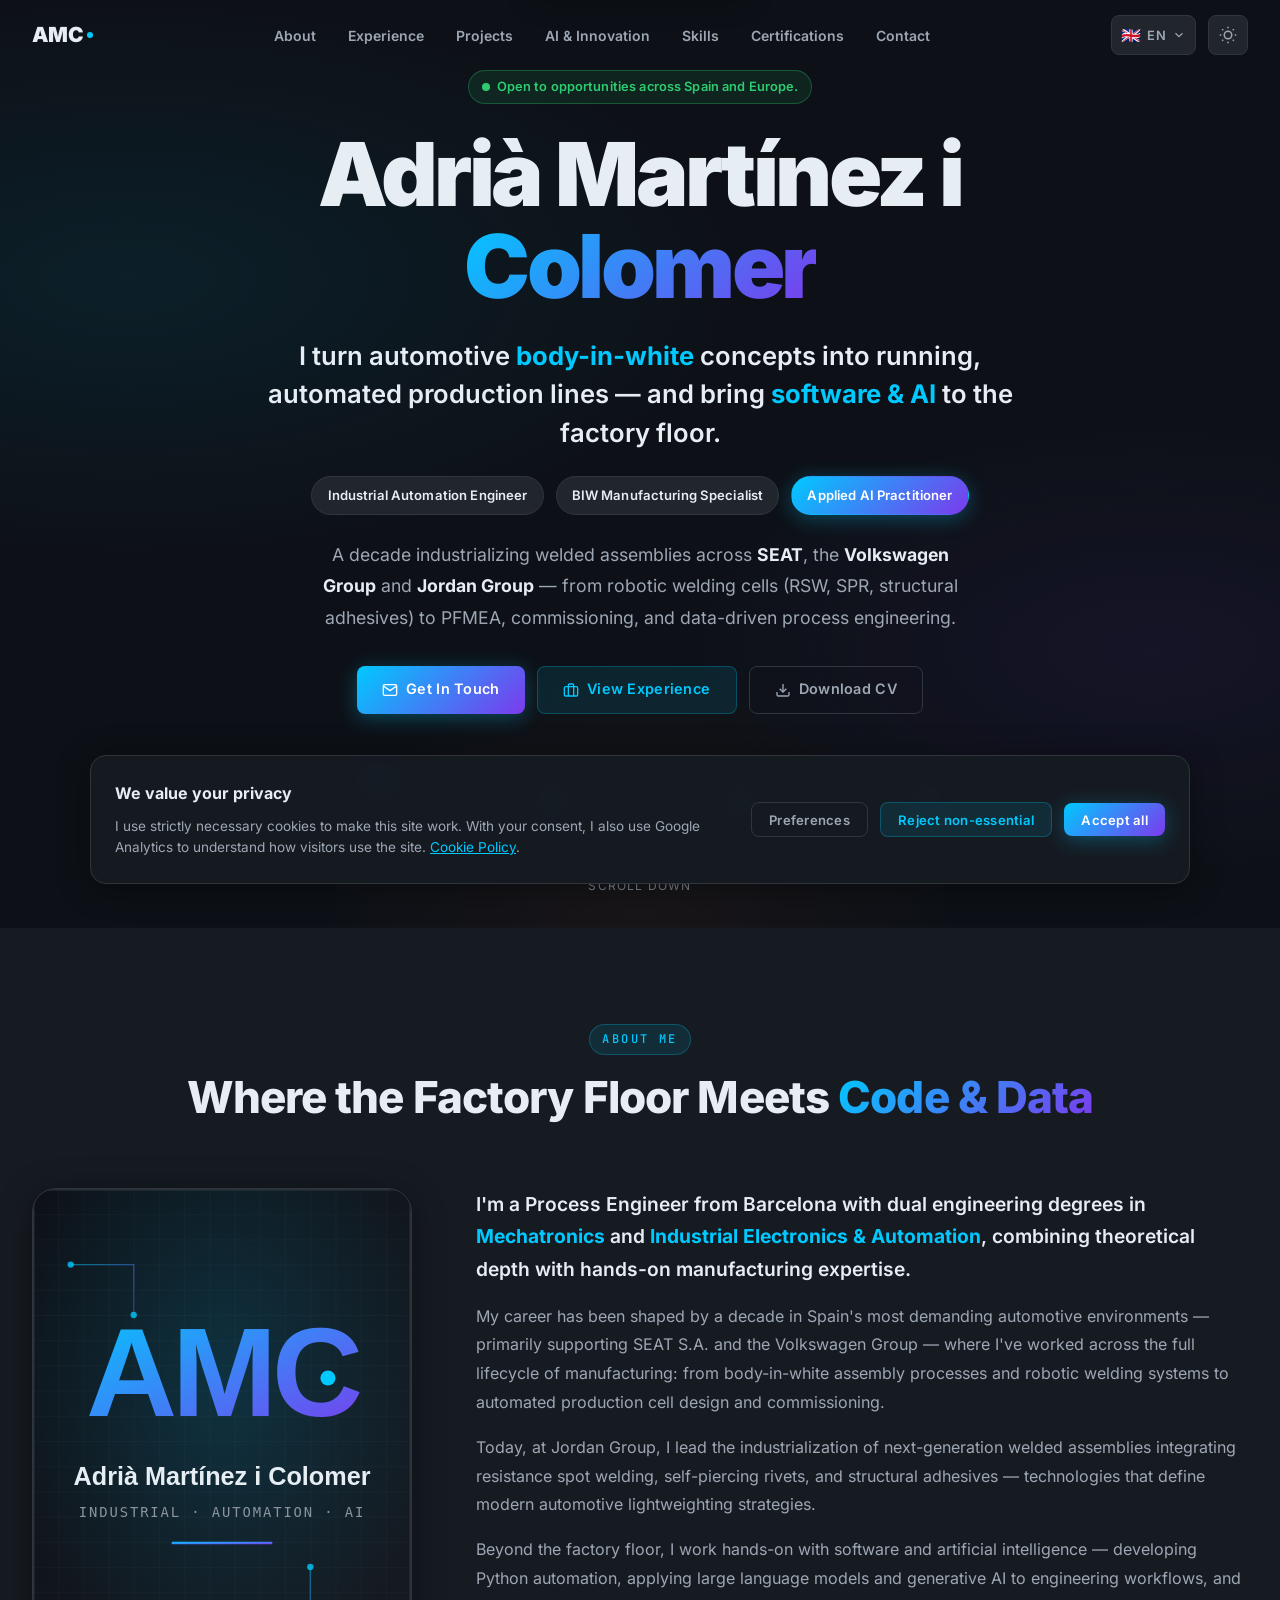
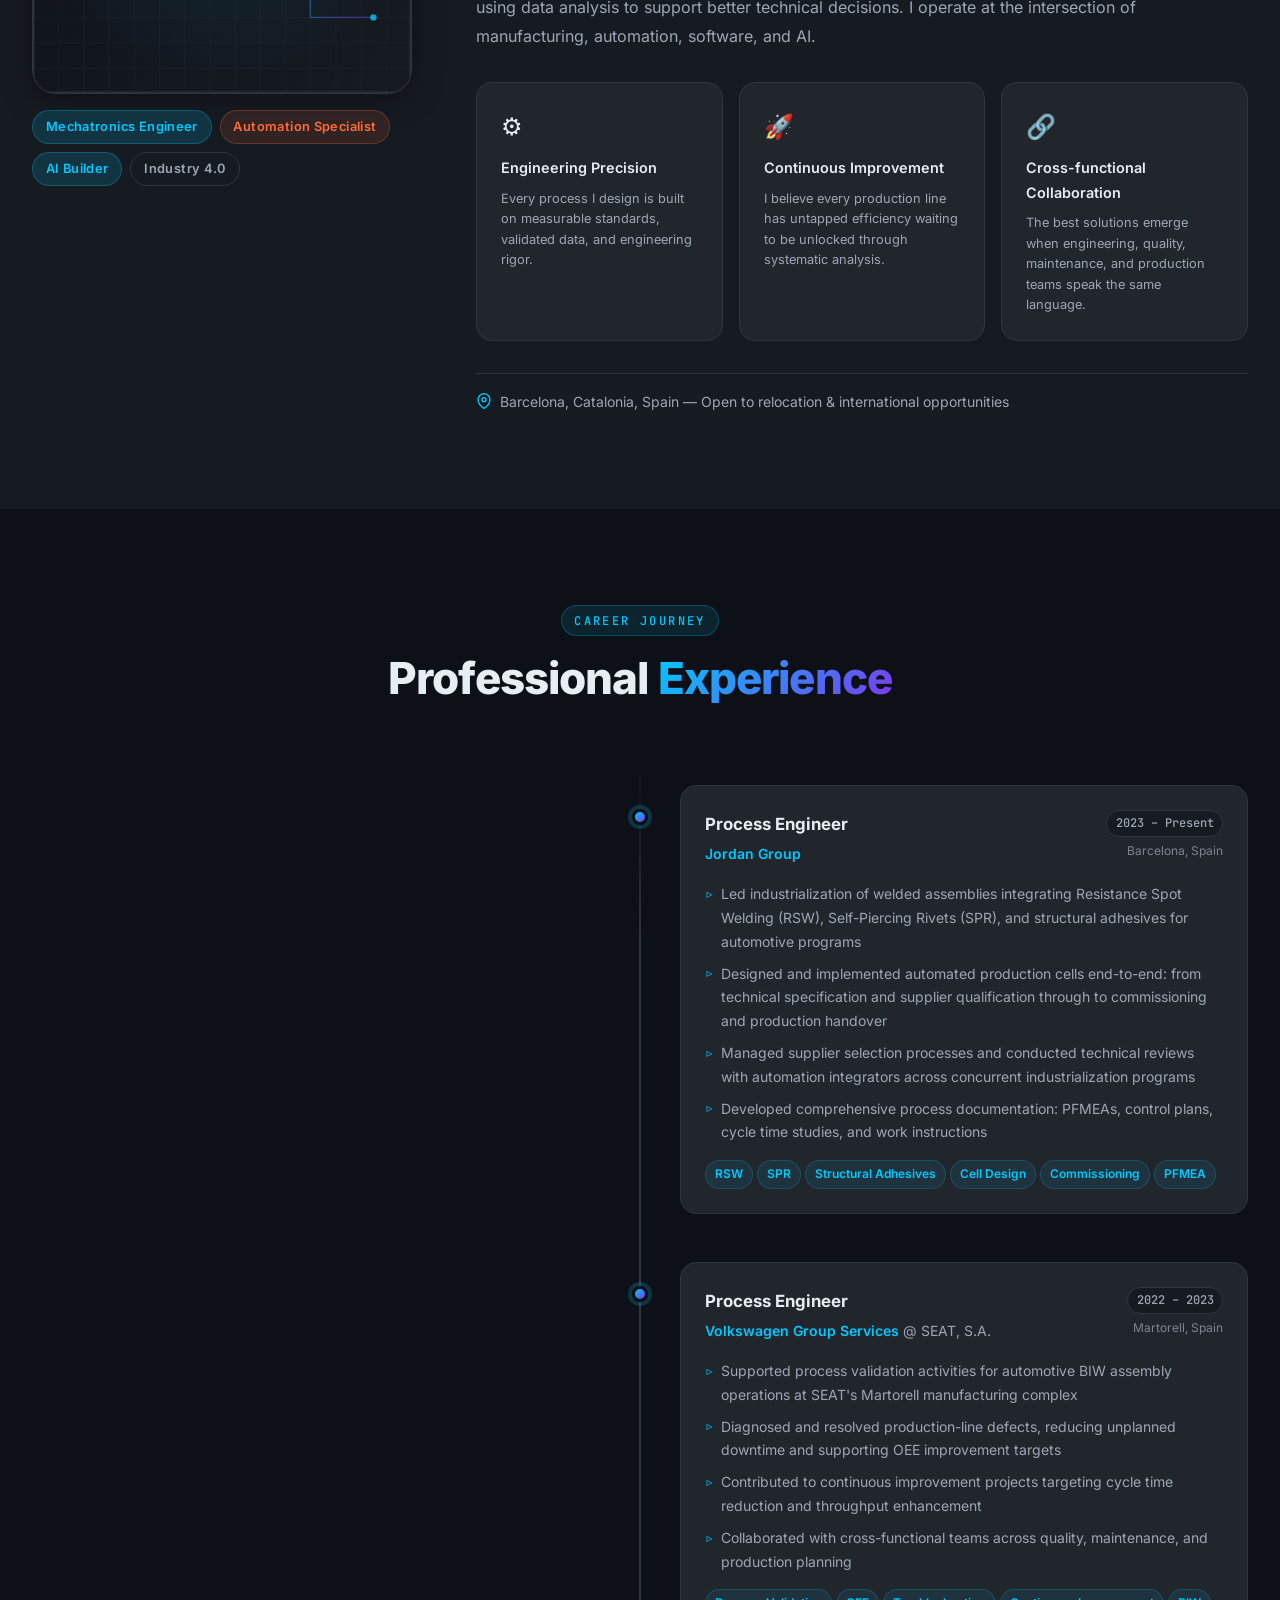
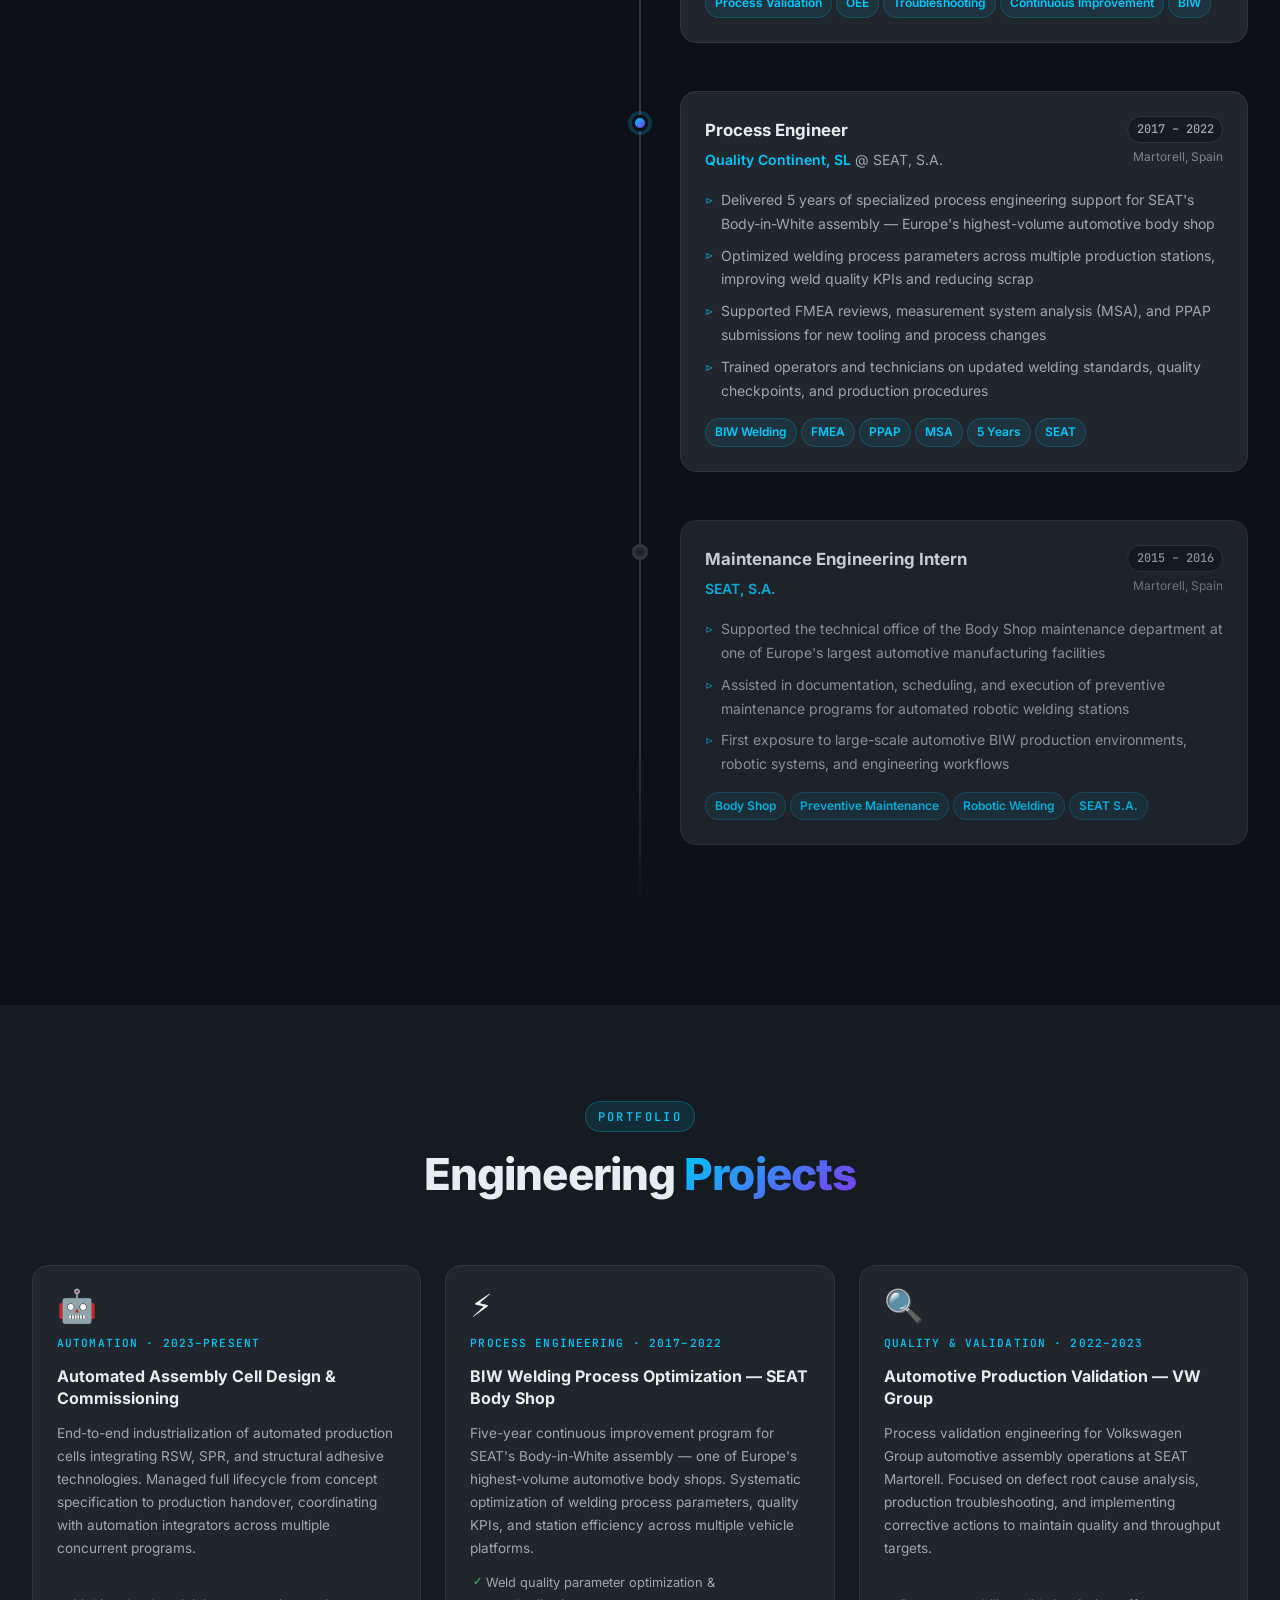
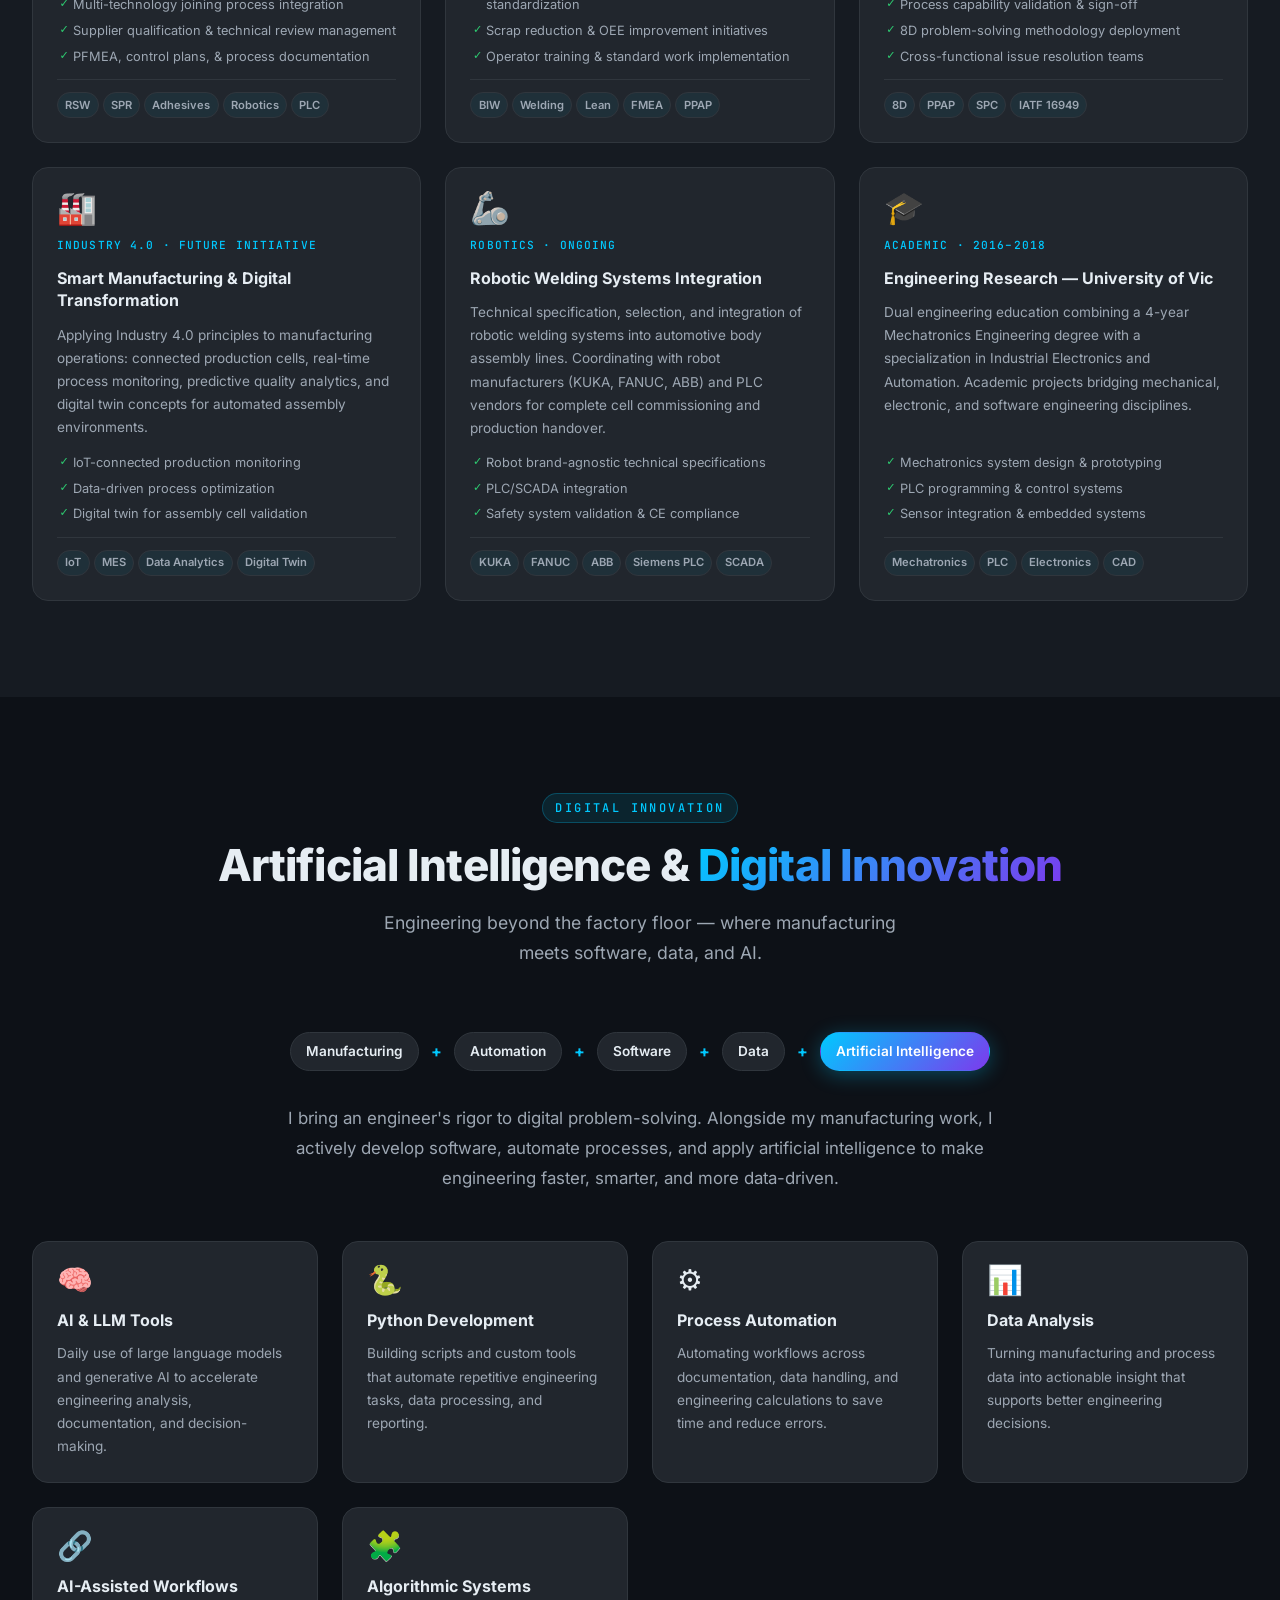
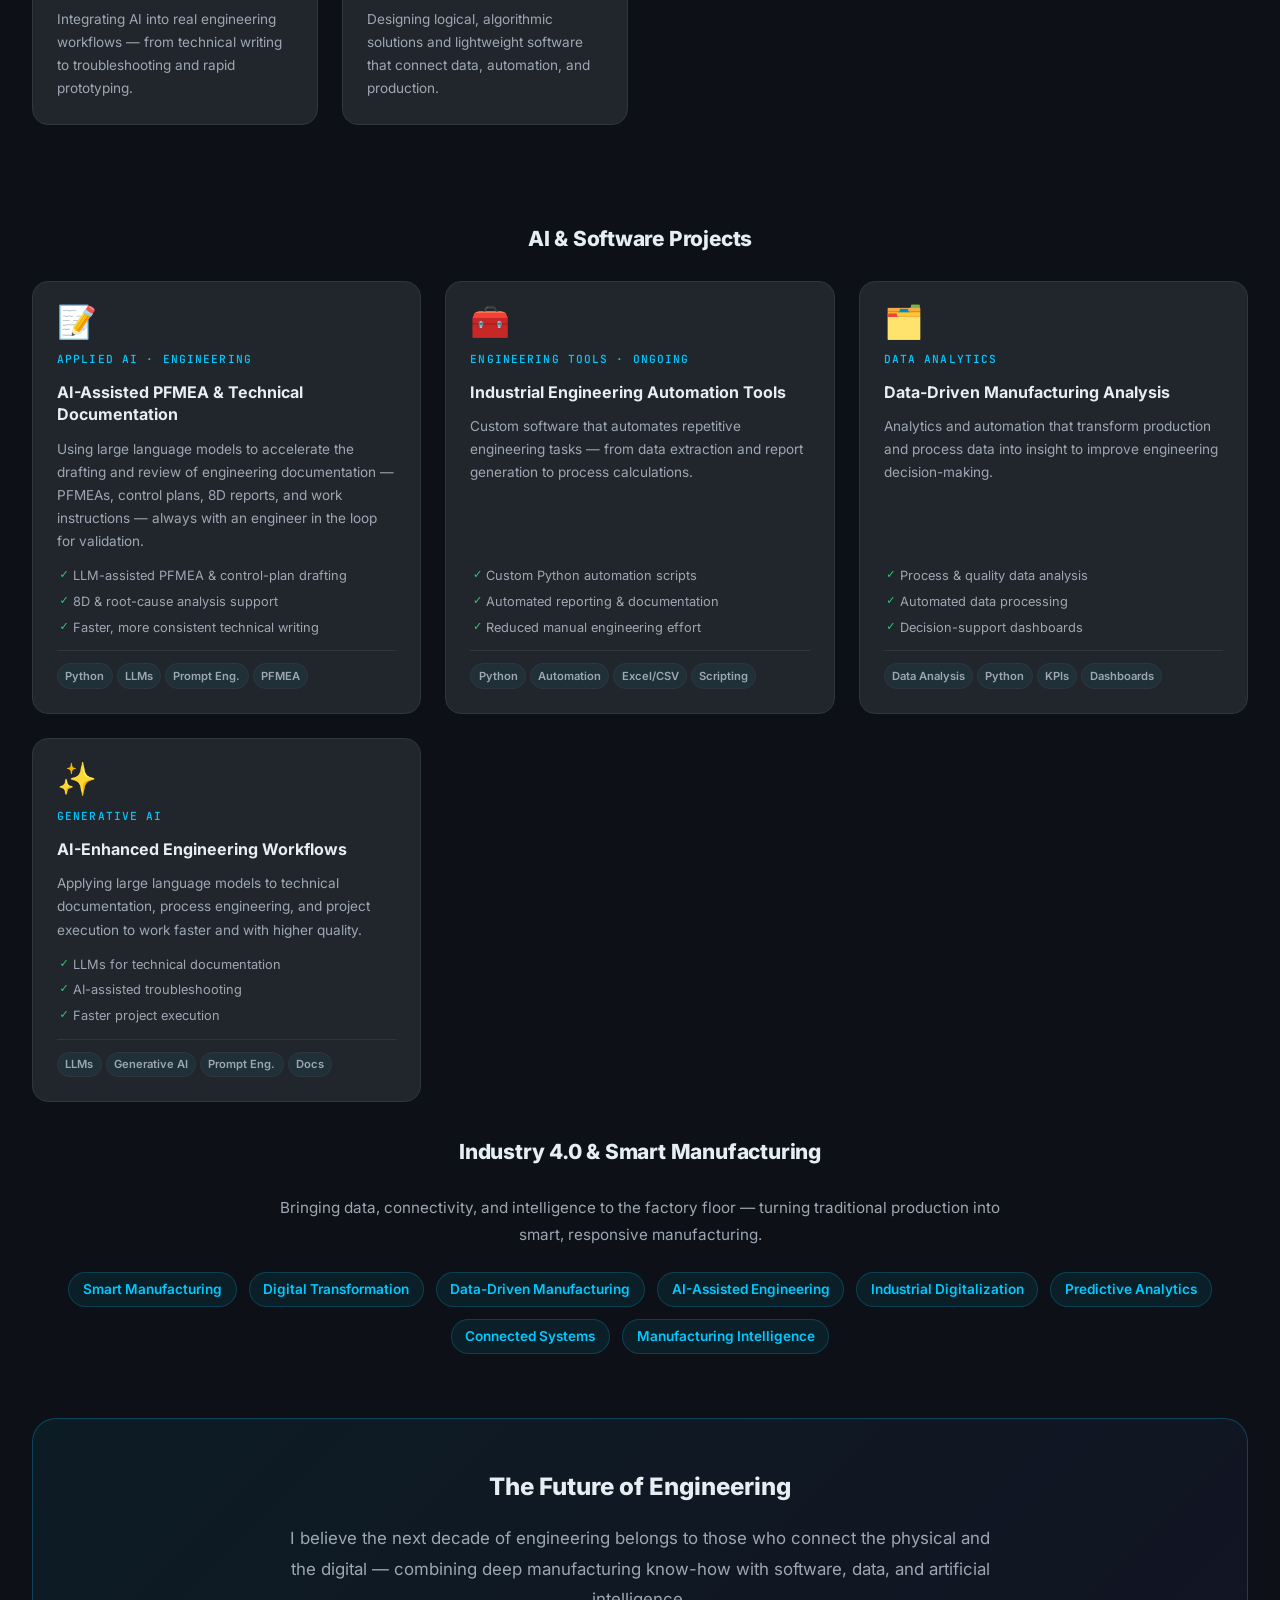
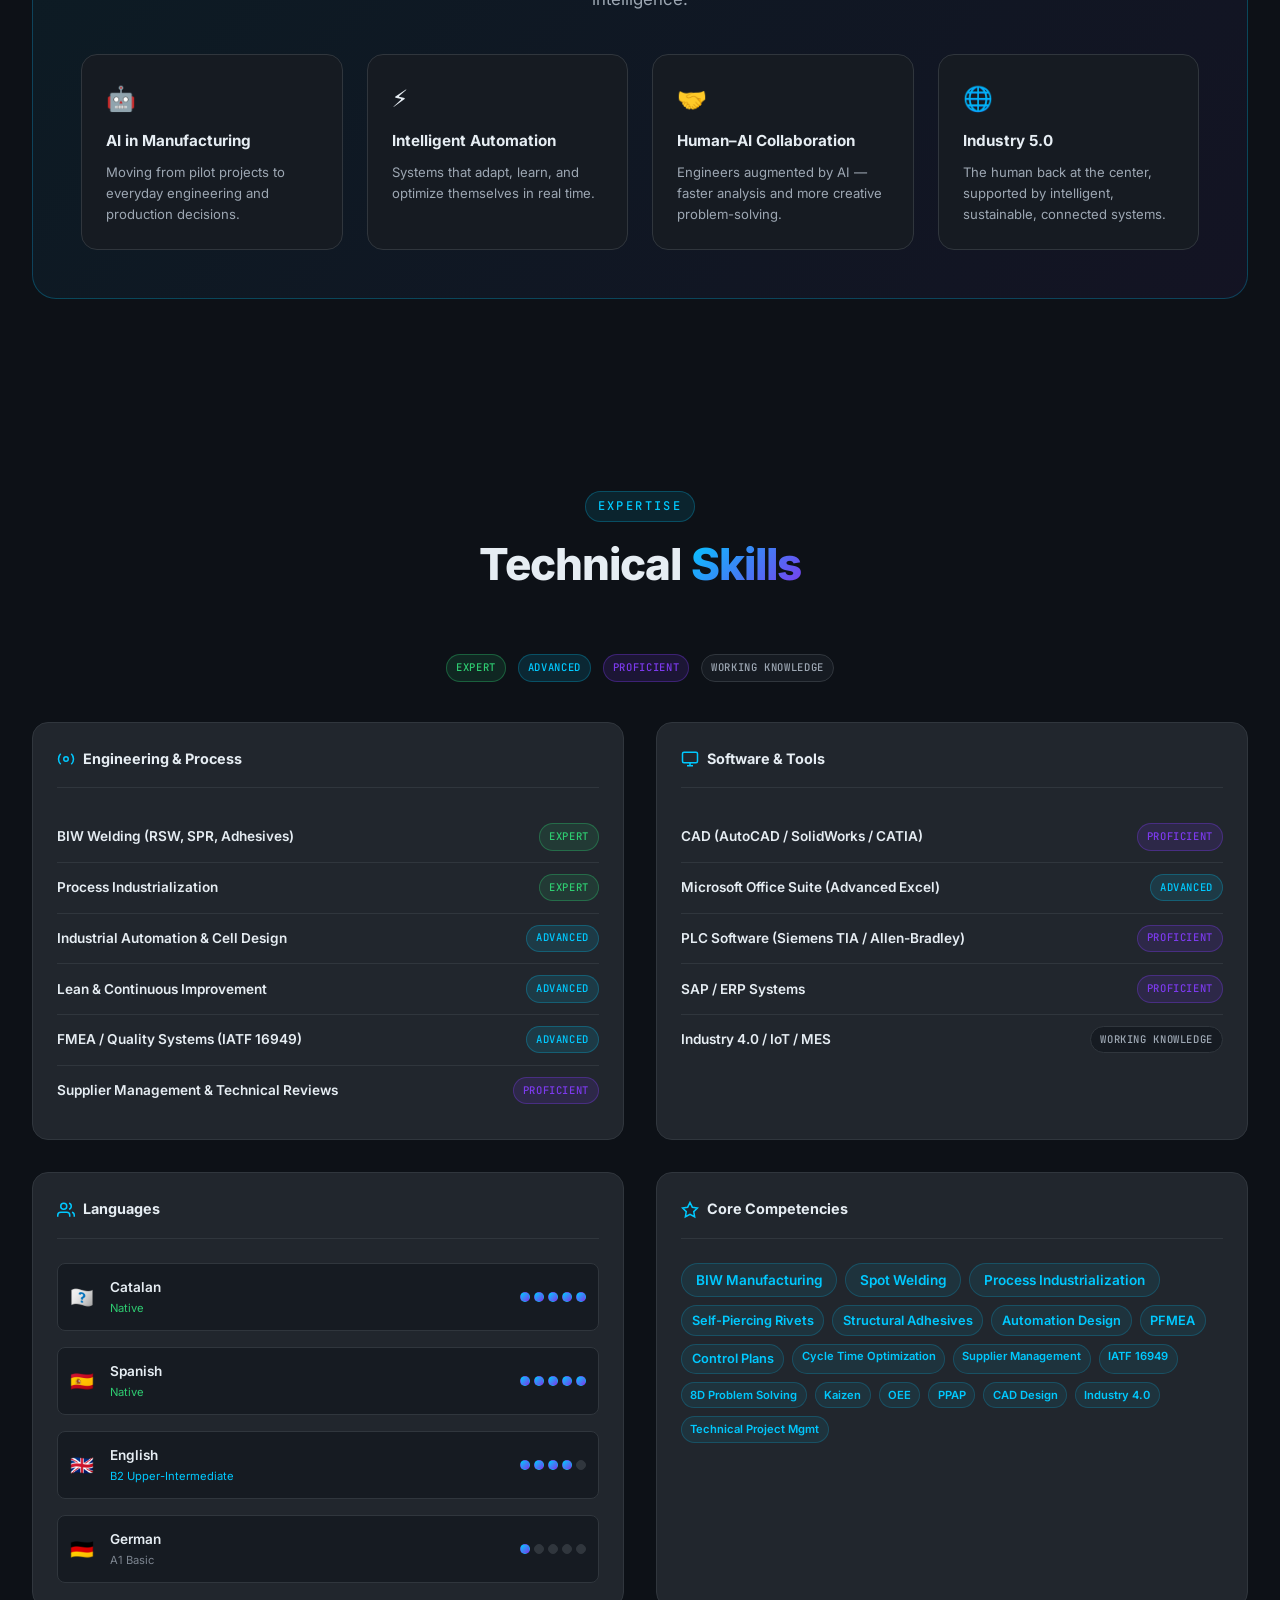
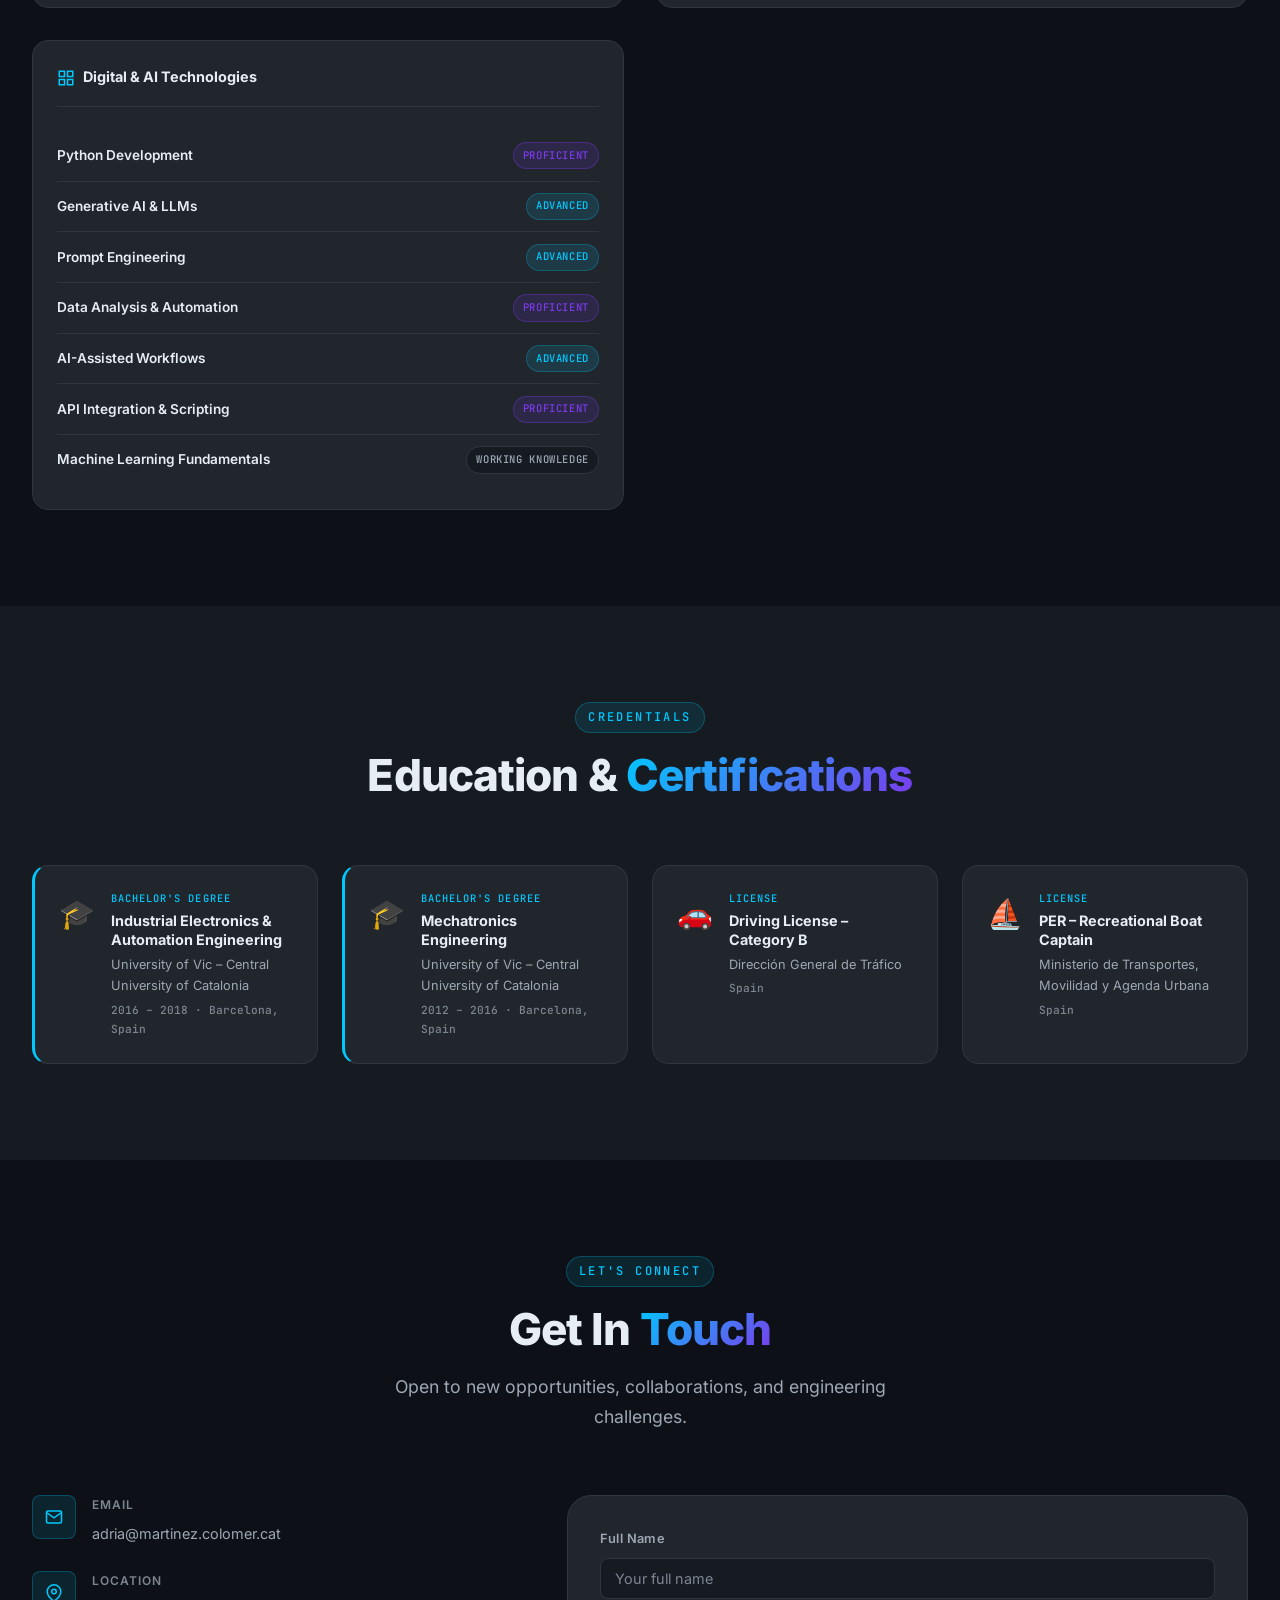
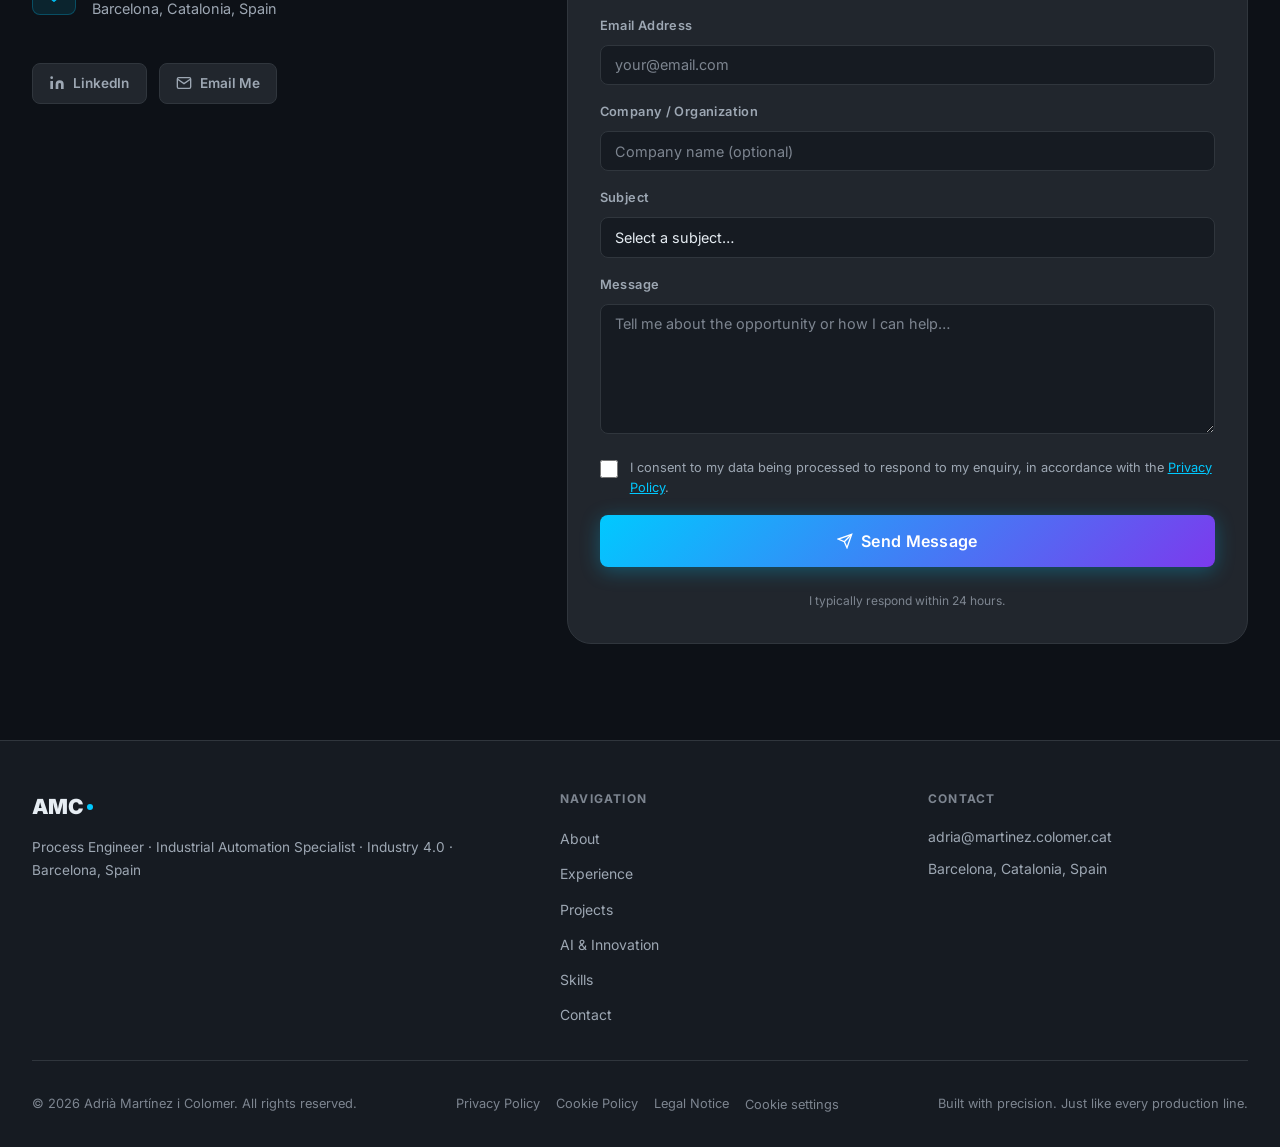
<file: index.html>
<!DOCTYPE html>

<html data-theme="dark" lang="en">
<head>
<meta charset="utf-8"/>
<meta content="width=device-width, initial-scale=1.0" name="viewport"/>
<!-- Content Security Policy (enforced on GitHub Pages via meta; mirror as a real
       header at Cloudflare — see docs/SECURITY.md — to also send frame-ancestors). -->
<meta content="default-src 'self'; base-uri 'self'; object-src 'none'; img-src 'self' data: https://www.googletagmanager.com https://*.google-analytics.com; font-src 'self'; style-src 'self' 'unsafe-inline'; script-src 'self' https://www.googletagmanager.com https://challenges.cloudflare.com; connect-src 'self' https://formspree.io https://www.googletagmanager.com https://www.google-analytics.com https://*.google-analytics.com https://*.analytics.google.com https://challenges.cloudflare.com; frame-src https://challenges.cloudflare.com; form-action 'self' https://formspree.io; manifest-src 'self'; upgrade-insecure-requests" http-equiv="Content-Security-Policy"/>
<title data-i18n="meta.title">Adrià Martínez i Colomer | Industrial &amp; Automation Engineer · Applied AI</title>
<meta content="Industrial and automation engineer bridging manufacturing, software, and artificial intelligence. 9+ years in automotive BIW, plus Python development, AI/LLM workflows, and data-driven engineering. Barcelona, Spain." data-i18n-content="meta.description" name="description"/>
<meta content="Adrià Martínez i Colomer" name="author"/>
<meta content="index, follow, max-image-preview:large" name="robots"/>
<meta content="#0D1117" name="theme-color"/>
<link href="https://amc-engineer.com/" rel="canonical"/>
<!-- Favicons & PWA -->
<link href="/assets/favicon.svg" rel="icon" type="image/svg+xml"/>
<link href="/assets/favicon-32.png" rel="icon" sizes="32x32" type="image/png"/>
<link href="/assets/favicon-16.png" rel="icon" sizes="16x16" type="image/png"/>
<link href="/assets/apple-touch-icon.png" rel="apple-touch-icon"/>
<link href="/site.webmanifest" rel="manifest"/>
<!-- Open Graph (title/description localised at build time by build.py; image is static) -->
<meta content="website" property="og:type"/>
<meta content="https://amc-engineer.com/" property="og:url"/>
<meta content="AMC Engineer" property="og:site_name"/>
<meta content="en_US" property="og:locale"/>
<meta content="es_ES" property="og:locale:alternate"/>
<meta content="ca_ES" property="og:locale:alternate"/>
<meta content="de_DE" property="og:locale:alternate"/>
<meta content="Adrià Martínez i Colomer | Process &amp; Automation Engineer" data-i18n-content="meta.ogTitle" property="og:title"/>
<meta content="Process engineering, industrial automation, robotics, and AI applied to manufacturing. Personal engineering portfolio — Barcelona, Spain." data-i18n-content="meta.ogDescription" property="og:description"/>
<meta content="https://amc-engineer.com/assets/images/adria-martinez-colomer-og-cover.png" property="og:image"/>
<meta content="https://amc-engineer.com/assets/images/adria-martinez-colomer-og-cover.png" property="og:image:secure_url"/>
<meta content="image/png" property="og:image:type"/>
<meta content="1200" property="og:image:width"/>
<meta content="630" property="og:image:height"/>
<meta content="Adrià Martínez i Colomer — Process &amp; Automation Engineer. Personal engineering portfolio." property="og:image:alt"/>
<!-- Twitter / X Card -->
<meta content="summary_large_image" name="twitter:card"/>
<meta content="Adrià Martínez i Colomer | Process &amp; Automation Engineer" data-i18n-content="meta.twitterTitle" name="twitter:title"/>
<meta content="Process engineering, industrial automation, robotics, and AI applied to manufacturing. Personal engineering portfolio — Barcelona, Spain." data-i18n-content="meta.twitterDescription" name="twitter:description"/>
<meta content="https://amc-engineer.com/assets/images/adria-martinez-colomer-og-cover.png" name="twitter:image"/>
<meta content="Adrià Martínez i Colomer — Process &amp; Automation Engineer. Personal engineering portfolio." name="twitter:image:alt"/>
<!-- hreflang (static, crawlable; per-language hrefs written by build.py) -->
<link href="https://amc-engineer.com/" hreflang="en" rel="alternate"/>
<link href="https://amc-engineer.com/es/" hreflang="es" rel="alternate"/>
<link href="https://amc-engineer.com/ca/" hreflang="ca" rel="alternate"/>
<link href="https://amc-engineer.com/de/" hreflang="de" rel="alternate"/>
<link href="https://amc-engineer.com/" hreflang="x-default" rel="alternate"/>
<!-- Anti-flicker: apply saved theme before first paint (external for CSP) -->
<script src="/js/theme-init.js"></script>
<!-- Self-hosted fonts (no external Google Fonts requests) -->
<link as="font" crossorigin="" href="/assets/fonts/inter-latin.woff2" rel="preload" type="font/woff2"/>
<!-- Stylesheet -->
<link href="/css/style.css" rel="stylesheet"/>
<!-- Structured Data: Person + WebSite + ProfilePage (Schema.org / JSON-LD @graph) -->
<script type="application/ld+json">
  {
    "@context": "https://schema.org",
    "@graph": [
      {
        "@type": "Person",
        "@id": "https://amc-engineer.com/#person",
        "name": "Adrià Martínez i Colomer",
        "givenName": "Adrià",
        "familyName": "Martínez i Colomer",
        "jobTitle": "Process & Automation Engineer",
        "description": "Process and automation engineer focused on manufacturing engineering, industrial automation, robotics, and AI applied to manufacturing.",
        "url": "https://amc-engineer.com/",
        "image": "https://amc-engineer.com/assets/images/adria-martinez-colomer-og-cover.png",
        "email": "mailto:adria@martinez.colomer.cat",
        "address": {
          "@type": "PostalAddress",
          "addressLocality": "Barcelona",
          "addressRegion": "Catalonia",
          "addressCountry": "ES"
        },
        "nationality": "Spanish",
        "alumniOf": {
          "@type": "CollegeOrUniversity",
          "name": "University of Vic – Central University of Catalonia"
        },
        "knowsLanguage": ["ca", "es", "en", "de"],
        "knowsAbout": [
          "Process Engineering",
          "Industrial Automation",
          "Manufacturing Engineering",
          "Robotics",
          "BIW Manufacturing",
          "Resistance Spot Welding",
          "PLC Systems",
          "PFMEA",
          "Lean Manufacturing",
          "Industry 4.0",
          "Applied Artificial Intelligence",
          "Python"
        ],
        "worksFor": {
          "@type": "Organization",
          "name": "Jordan Group"
        },
        "sameAs": [
          "https://www.linkedin.com/in/adri%C3%A0-mart%C3%ADnez-i-colomer-8b1340160/"
        ]
      },
      {
        "@type": "WebSite",
        "@id": "https://amc-engineer.com/#website",
        "url": "https://amc-engineer.com/",
        "name": "AMC Engineer",
        "description": "Personal engineering portfolio of Adrià Martínez i Colomer — process engineering, industrial automation, robotics, and AI applied to manufacturing.",
        "inLanguage": ["en", "es", "ca", "de"],
        "author": { "@id": "https://amc-engineer.com/#person" },
        "publisher": { "@id": "https://amc-engineer.com/#person" },
        "about": { "@id": "https://amc-engineer.com/#person" }
      },
      {
        "@type": "ProfilePage",
        "@id": "https://amc-engineer.com/#profilepage",
        "url": "https://amc-engineer.com/",
        "name": "Adrià Martínez i Colomer | Process & Automation Engineer",
        "isPartOf": { "@id": "https://amc-engineer.com/#website" },
        "mainEntity": { "@id": "https://amc-engineer.com/#person" },
        "inLanguage": "en"
      }
    ]
  }
  </script>
</head>
<body>
<a class="skip-link" data-i18n="a11y.skip" href="#home">Skip to main content</a>
<!-- ═══════════════════════ NAVIGATION ═══════════════════════ -->
<nav aria-label="Main navigation" class="nav" id="navbar" role="navigation">
<div class="nav__container">
<a aria-label="Home" class="nav__logo" href="#home">
<span class="nav__logo-text">AMC</span>
<span class="nav__logo-dot"></span>
</a>
<ul class="nav__links" id="navLinks" role="list">
<li><a class="nav__link" data-i18n="nav.about" href="#about">About</a></li>
<li><a class="nav__link" data-i18n="nav.experience" href="#experience">Experience</a></li>
<li><a class="nav__link" data-i18n="nav.projects" href="#projects">Projects</a></li>
<li><a class="nav__link" data-i18n="nav.ai" href="#ai">AI &amp; Innovation</a></li>
<li><a class="nav__link" data-i18n="nav.skills" href="#skills">Skills</a></li>
<li><a class="nav__link" data-i18n="nav.certifications" href="#certifications">Certifications</a></li>
<li><a class="nav__link" data-i18n="nav.contact" href="#contact">Contact</a></li>
</ul>
<div class="nav__actions">
<!-- Language Switcher -->
<div class="lang-switch" data-lang-switch="">
<button aria-expanded="false" aria-haspopup="listbox" aria-label="Select language" class="lang-switch__btn" data-i18n-aria-label="nav.langLabel" data-lang-btn="">
<span class="lang-switch__flag" data-lang-current-flag="">🇬🇧</span>
<span class="lang-switch__short" data-lang-current-code="">EN</span>
<svg class="lang-switch__chevron" fill="none" stroke="currentColor" stroke-width="2" viewbox="0 0 24 24" xmlns="http://www.w3.org/2000/svg"><polyline points="6 9 12 15 18 9"></polyline></svg>
</button>
<ul aria-label="Language options" class="lang-switch__menu" data-lang-menu="" role="listbox"></ul>
</div>
<button aria-label="Toggle dark/light mode" class="theme-toggle" data-i18n-aria-label="nav.themeToggle" data-i18n-title="nav.themeToggle" id="themeToggle" title="Toggle dark/light mode">
<svg class="icon-sun" fill="none" stroke="currentColor" stroke-width="2" viewbox="0 0 24 24" xmlns="http://www.w3.org/2000/svg"><circle cx="12" cy="12" r="5"></circle><line x1="12" x2="12" y1="1" y2="3"></line><line x1="12" x2="12" y1="21" y2="23"></line><line x1="4.22" x2="5.64" y1="4.22" y2="5.64"></line><line x1="18.36" x2="19.78" y1="18.36" y2="19.78"></line><line x1="1" x2="3" y1="12" y2="12"></line><line x1="21" x2="23" y1="12" y2="12"></line><line x1="4.22" x2="5.64" y1="19.78" y2="18.36"></line><line x1="18.36" x2="19.78" y1="5.64" y2="4.22"></line></svg>
<svg class="icon-moon" fill="none" stroke="currentColor" stroke-width="2" viewbox="0 0 24 24" xmlns="http://www.w3.org/2000/svg"><path d="M21 12.79A9 9 0 1 1 11.21 3 7 7 0 0 0 21 12.79z"></path></svg>
</button>
<button aria-expanded="false" aria-label="Toggle mobile menu" class="nav__hamburger" data-i18n-aria-label="nav.menuToggle" id="hamburger">
<span></span><span></span><span></span>
</button>
</div>
</div>
</nav>
<main id="main">
<!-- ═══════════════════════ HERO ═══════════════════════ -->
<section aria-label="Introduction" class="hero" id="home">
<div class="hero__bg-canvas" id="heroCanvas"></div>
<div class="hero__content">
<div class="hero__banner animate-fade-up" data-delay="0">
<span class="hero__banner-dot"></span>
<span data-i18n="hero.banner">Open to opportunities across Spain and Europe.</span>
</div>
<h1 class="hero__name animate-fade-up" data-delay="100">Adrià Martínez i<br/><span class="gradient-text">Colomer</span></h1>
<p class="hero__headline animate-fade-up" data-delay="200" data-i18n="hero.headline" data-i18n-html="">I turn automotive <strong>body-in-white</strong> concepts into running, automated production lines — and bring <strong>software &amp; AI</strong> to the factory floor.</p>
<div aria-label="Core specializations" class="hero__pillars animate-fade-up" data-delay="300" role="list">
<span class="hero__pillar" data-i18n="hero.pillars.0" role="listitem">Industrial Automation Engineer</span>
<span class="hero__pillar" data-i18n="hero.pillars.1" role="listitem">BIW Manufacturing Specialist</span>
<span class="hero__pillar hero__pillar--accent" data-i18n="hero.pillars.2" role="listitem">Applied AI Practitioner</span>
</div>
<p class="hero__description animate-fade-up" data-delay="380" data-i18n="hero.description" data-i18n-html="">A decade industrializing welded assemblies across <strong>SEAT</strong>, the <strong>Volkswagen Group</strong> and <strong>Jordan Group</strong> — from robotic welding cells (RSW, SPR, structural adhesives) to PFMEA, commissioning, and data-driven process engineering.</p>
<div class="hero__cta animate-fade-up" data-delay="460">
<a class="btn btn--primary" href="#contact">
<svg aria-hidden="true" fill="none" stroke="currentColor" stroke-width="2" viewbox="0 0 24 24" xmlns="http://www.w3.org/2000/svg"><path d="M4 4h16c1.1 0 2 .9 2 2v12c0 1.1-.9 2-2 2H4c-1.1 0-2-.9-2-2V6c0-1.1.9-2 2-2z"></path><polyline points="22,6 12,13 2,6"></polyline></svg>
<span data-i18n="hero.ctaContact">Get In Touch</span>
</a>
<a class="btn btn--secondary" href="#experience">
<svg aria-hidden="true" fill="none" stroke="currentColor" stroke-width="2" viewbox="0 0 24 24" xmlns="http://www.w3.org/2000/svg"><rect height="14" rx="2" ry="2" width="20" x="2" y="7"></rect><path d="M16 21V5a2 2 0 0 0-2-2h-4a2 2 0 0 0-2 2v16"></path></svg>
<span data-i18n="hero.ctaExperience">View Experience</span>
</a>
<a class="btn btn--outline" data-i18n-href="hero.cvHref" download="" href="/cv/CV_EN_Adria_Martinez_Colomer.docx">
<svg aria-hidden="true" fill="none" stroke="currentColor" stroke-width="2" viewbox="0 0 24 24" xmlns="http://www.w3.org/2000/svg"><path d="M21 15v4a2 2 0 0 1-2 2H5a2 2 0 0 1-2-2v-4"></path><polyline points="7 10 12 15 17 10"></polyline><line x1="12" x2="12" y1="15" y2="3"></line></svg>
<span data-i18n="hero.ctaCV">Download CV</span>
</a>
</div>
<div class="hero__stats animate-fade-up" data-delay="560">
<div class="stat">
<span class="stat__number" data-target="10">0</span><span class="stat__plus">+</span>
<span class="stat__label" data-i18n="hero.statYears">Years Experience</span>
</div>
<div class="stat__divider"></div>
<div class="stat">
<span class="stat__number" data-target="4">0</span>
<span class="stat__label" data-i18n="hero.statCompanies">Companies</span>
</div>
<div class="stat__divider"></div>
<div class="stat">
<span class="stat__number" data-target="2">0</span>
<span class="stat__label" data-i18n="hero.statDegrees">Engineering Degrees</span>
</div>
<div class="stat__divider"></div>
<div class="stat">
<span class="stat__number" data-target="4">0</span>
<span class="stat__label" data-i18n="hero.statLanguages">Languages</span>
</div>
</div>
</div>
<div class="hero__scroll-indicator">
<a aria-label="Scroll to About section" href="#about">
<div class="scroll-mouse"><div class="scroll-wheel"></div></div>
<span data-i18n="hero.scroll">Scroll Down</span>
</a>
</div>
</section>
<!-- ═══════════════════════ ABOUT ═══════════════════════ -->
<section aria-labelledby="about-title" class="section about" id="about">
<div class="container">
<div class="section__header reveal">
<span class="section__label" data-i18n="about.label">About Me</span>
<h2 class="section__title" data-i18n="about.title" data-i18n-html="" id="about-title">Where the Factory Floor Meets <span class="gradient-text">Code &amp; Data</span></h2>
</div>
<div class="about__grid">
<div class="about__image-wrapper reveal">
<div class="about__image">
<!-- Drop-in: replace the line below with a real headshot, e.g.
                 <img src="/assets/adria.jpg" alt="Adrià Martínez i Colomer" class="about__photo" width="600" height="800" /> -->
<img alt="Adrià Martínez i Colomer — Industrial, Automation &amp; AI engineer" class="about__photo" height="800" loading="lazy" src="/assets/avatar.svg" width="600"/>
</div>
<div class="about__badges">
<div class="badge badge--accent" data-i18n="about.badge1">Mechatronics Engineer</div>
<div class="badge badge--secondary" data-i18n="about.badge2">Automation Specialist</div>
<div class="badge badge--accent" data-i18n="about.badge4">AI Builder</div>
<div class="badge badge--outline" data-i18n="about.badge3">Industry 4.0</div>
</div>
</div>
<div class="about__content reveal">
<p class="about__lead" data-i18n="about.lead" data-i18n-html="">I'm a Process Engineer from Barcelona with dual engineering degrees in <strong>Mechatronics</strong> and <strong>Industrial Electronics &amp; Automation</strong>, combining theoretical depth with hands-on manufacturing expertise.</p>
<p class="about__text" data-i18n="about.text1">My career has been shaped by a decade in Spain's most demanding automotive environments — primarily supporting SEAT S.A. and the Volkswagen Group — where I've worked across the full lifecycle of manufacturing: from body-in-white assembly processes and robotic welding systems to automated production cell design and commissioning.</p>
<p class="about__text" data-i18n="about.text2">Today, at Jordan Group, I lead the industrialization of next-generation welded assemblies integrating resistance spot welding, self-piercing rivets, and structural adhesives — technologies that define modern automotive lightweighting strategies.</p>
<p class="about__text" data-i18n="about.text3">Beyond the factory floor, I work hands-on with software and artificial intelligence — developing Python automation, applying large language models and generative AI to engineering workflows, and using data analysis to support better technical decisions. I operate at the intersection of manufacturing, automation, software, and AI.</p>
<div class="about__values">
<div class="value-card">
<span class="value-card__icon">⚙️</span>
<h3 data-i18n="about.v1t">Engineering Precision</h3>
<p data-i18n="about.v1p">Every process I design is built on measurable standards, validated data, and engineering rigor.</p>
</div>
<div class="value-card">
<span class="value-card__icon">🚀</span>
<h3 data-i18n="about.v2t">Continuous Improvement</h3>
<p data-i18n="about.v2p">I believe every production line has untapped efficiency waiting to be unlocked through systematic analysis.</p>
</div>
<div class="value-card">
<span class="value-card__icon">🔗</span>
<h3 data-i18n="about.v3t">Cross-functional Collaboration</h3>
<p data-i18n="about.v3p">The best solutions emerge when engineering, quality, maintenance, and production teams speak the same language.</p>
</div>
</div>
<div class="about__location">
<svg fill="none" stroke="currentColor" stroke-width="2" viewbox="0 0 24 24" xmlns="http://www.w3.org/2000/svg"><path d="M21 10c0 7-9 13-9 13s-9-6-9-13a9 9 0 0 1 18 0z"></path><circle cx="12" cy="10" r="3"></circle></svg>
<span data-i18n="about.location">Barcelona, Catalonia, Spain — Open to relocation &amp; international opportunities</span>
</div>
</div>
</div>
</div>
</section>
<!-- ═══════════════════════ EXPERIENCE ═══════════════════════ -->
<section aria-labelledby="experience-title" class="section experience" id="experience">
<div class="container">
<div class="section__header reveal">
<span class="section__label" data-i18n="exp.label">Career Journey</span>
<h2 class="section__title" data-i18n="exp.title" data-i18n-html="" id="experience-title">Professional <span class="gradient-text">Experience</span></h2>
</div>
<div class="timeline">
<div class="timeline__item timeline__item--left reveal">
<div class="timeline__dot"></div>
<div class="timeline__card">
<div class="timeline__card-header">
<div>
<h3 class="timeline__role" data-i18n="exp.jobs.0.role">Process Engineer</h3>
<p class="timeline__company"><span data-i18n="exp.jobs.0.company">Jordan Group</span></p>
</div>
<div class="timeline__meta">
<span class="timeline__date" data-i18n="exp.jobs.0.dates">2023 – Present</span>
<span class="timeline__location" data-i18n="exp.jobs.0.location">Barcelona, Spain</span>
</div>
</div>
<ul class="timeline__achievements">
<li data-i18n="exp.jobs.0.bullets.0">Led industrialization of welded assemblies integrating Resistance Spot Welding (RSW), Self-Piercing Rivets (SPR), and structural adhesives for automotive programs</li>
<li data-i18n="exp.jobs.0.bullets.1">Designed and implemented automated production cells end-to-end: from technical specification and supplier qualification through to commissioning and production handover</li>
<li data-i18n="exp.jobs.0.bullets.2">Managed supplier selection processes and conducted technical reviews with automation integrators across concurrent industrialization programs</li>
<li data-i18n="exp.jobs.0.bullets.3">Developed comprehensive process documentation: PFMEAs, control plans, cycle time studies, and work instructions</li>
</ul>
<div class="timeline__tags">
<span class="tag" data-i18n="exp.jobs.0.tags.0">RSW</span><span class="tag" data-i18n="exp.jobs.0.tags.1">SPR</span><span class="tag" data-i18n="exp.jobs.0.tags.2">Structural Adhesives</span>
<span class="tag" data-i18n="exp.jobs.0.tags.3">Cell Design</span><span class="tag" data-i18n="exp.jobs.0.tags.4">Commissioning</span><span class="tag" data-i18n="exp.jobs.0.tags.5">PFMEA</span>
</div>
</div>
</div>
<div class="timeline__item timeline__item--right reveal">
<div class="timeline__dot"></div>
<div class="timeline__card">
<div class="timeline__card-header">
<div>
<h3 class="timeline__role" data-i18n="exp.jobs.1.role">Process Engineer</h3>
<p class="timeline__company"><span data-i18n="exp.jobs.1.company">Volkswagen Group Services</span> <span class="timeline__client" data-i18n="exp.jobs.1.client">@ SEAT, S.A.</span></p>
</div>
<div class="timeline__meta">
<span class="timeline__date" data-i18n="exp.jobs.1.dates">2022 – 2023</span>
<span class="timeline__location" data-i18n="exp.jobs.1.location">Martorell, Spain</span>
</div>
</div>
<ul class="timeline__achievements">
<li data-i18n="exp.jobs.1.bullets.0">Supported process validation activities for automotive BIW assembly operations at SEAT's Martorell manufacturing complex</li>
<li data-i18n="exp.jobs.1.bullets.1">Diagnosed and resolved production-line defects, reducing unplanned downtime and supporting OEE improvement targets</li>
<li data-i18n="exp.jobs.1.bullets.2">Contributed to continuous improvement projects targeting cycle time reduction and throughput enhancement</li>
<li data-i18n="exp.jobs.1.bullets.3">Collaborated with cross-functional teams across quality, maintenance, and production planning</li>
</ul>
<div class="timeline__tags">
<span class="tag" data-i18n="exp.jobs.1.tags.0">Process Validation</span><span class="tag" data-i18n="exp.jobs.1.tags.1">OEE</span><span class="tag" data-i18n="exp.jobs.1.tags.2">Troubleshooting</span>
<span class="tag" data-i18n="exp.jobs.1.tags.3">Continuous Improvement</span><span class="tag" data-i18n="exp.jobs.1.tags.4">BIW</span>
</div>
</div>
</div>
<div class="timeline__item timeline__item--left reveal">
<div class="timeline__dot"></div>
<div class="timeline__card">
<div class="timeline__card-header">
<div>
<h3 class="timeline__role" data-i18n="exp.jobs.2.role">Process Engineer</h3>
<p class="timeline__company"><span data-i18n="exp.jobs.2.company">Quality Continent, SL</span> <span class="timeline__client" data-i18n="exp.jobs.2.client">@ SEAT, S.A.</span></p>
</div>
<div class="timeline__meta">
<span class="timeline__date" data-i18n="exp.jobs.2.dates">2017 – 2022</span>
<span class="timeline__location" data-i18n="exp.jobs.2.location">Martorell, Spain</span>
</div>
</div>
<ul class="timeline__achievements">
<li data-i18n="exp.jobs.2.bullets.0">Delivered 5 years of specialized process engineering support for SEAT's Body-in-White assembly — Europe's highest-volume automotive body shop</li>
<li data-i18n="exp.jobs.2.bullets.1">Optimized welding process parameters across multiple production stations, improving weld quality KPIs and reducing scrap</li>
<li data-i18n="exp.jobs.2.bullets.2">Supported FMEA reviews, measurement system analysis (MSA), and PPAP submissions for new tooling and process changes</li>
<li data-i18n="exp.jobs.2.bullets.3">Trained operators and technicians on updated welding standards, quality checkpoints, and production procedures</li>
</ul>
<div class="timeline__tags">
<span class="tag" data-i18n="exp.jobs.2.tags.0">BIW Welding</span><span class="tag" data-i18n="exp.jobs.2.tags.1">FMEA</span><span class="tag" data-i18n="exp.jobs.2.tags.2">PPAP</span>
<span class="tag" data-i18n="exp.jobs.2.tags.3">MSA</span><span class="tag" data-i18n="exp.jobs.2.tags.4">5 Years</span><span class="tag" data-i18n="exp.jobs.2.tags.5">SEAT</span>
</div>
</div>
</div>
<div class="timeline__item timeline__item--right reveal">
<div class="timeline__dot timeline__dot--intern"></div>
<div class="timeline__card timeline__card--intern">
<div class="timeline__card-header">
<div>
<h3 class="timeline__role" data-i18n="exp.jobs.3.role">Maintenance Engineering Intern</h3>
<p class="timeline__company"><span data-i18n="exp.jobs.3.company">SEAT, S.A.</span></p>
</div>
<div class="timeline__meta">
<span class="timeline__date" data-i18n="exp.jobs.3.dates">2015 – 2016</span>
<span class="timeline__location" data-i18n="exp.jobs.3.location">Martorell, Spain</span>
</div>
</div>
<ul class="timeline__achievements">
<li data-i18n="exp.jobs.3.bullets.0">Supported the technical office of the Body Shop maintenance department at one of Europe's largest automotive manufacturing facilities</li>
<li data-i18n="exp.jobs.3.bullets.1">Assisted in documentation, scheduling, and execution of preventive maintenance programs for automated robotic welding stations</li>
<li data-i18n="exp.jobs.3.bullets.2">First exposure to large-scale automotive BIW production environments, robotic systems, and engineering workflows</li>
</ul>
<div class="timeline__tags">
<span class="tag" data-i18n="exp.jobs.3.tags.0">Body Shop</span><span class="tag" data-i18n="exp.jobs.3.tags.1">Preventive Maintenance</span>
<span class="tag" data-i18n="exp.jobs.3.tags.2">Robotic Welding</span><span class="tag" data-i18n="exp.jobs.3.tags.3">SEAT S.A.</span>
</div>
</div>
</div>
</div>
</div>
</section>
<!-- ═══════════════════════ PROJECTS ═══════════════════════ -->
<section aria-labelledby="projects-title" class="section projects" id="projects">
<div class="container">
<div class="section__header reveal">
<span class="section__label" data-i18n="proj.label">Portfolio</span>
<h2 class="section__title" data-i18n="proj.title" data-i18n-html="" id="projects-title">Engineering <span class="gradient-text">Projects</span></h2>
</div>
<div class="projects__grid">
<article aria-label="Automated Assembly Cell Design project" class="project-card reveal">
<div class="project-card__icon">🤖</div>
<div class="project-card__tag" data-i18n="proj.cards.0.tag">Automation · 2023–Present</div>
<h3 class="project-card__title" data-i18n="proj.cards.0.title">Automated Assembly Cell Design &amp; Commissioning</h3>
<p class="project-card__description" data-i18n="proj.cards.0.description">End-to-end industrialization of automated production cells integrating RSW, SPR, and structural adhesive technologies. Managed full lifecycle from concept specification to production handover, coordinating with automation integrators across multiple concurrent programs.</p>
<ul class="project-card__highlights">
<li data-i18n="proj.cards.0.highlights.0">Multi-technology joining process integration</li>
<li data-i18n="proj.cards.0.highlights.1">Supplier qualification &amp; technical review management</li>
<li data-i18n="proj.cards.0.highlights.2">PFMEA, control plans, &amp; process documentation</li>
</ul>
<div class="project-card__tech">
<span>RSW</span><span>SPR</span><span>Adhesives</span><span>Robotics</span><span>PLC</span>
</div>
</article>
<article aria-label="BIW Process Optimization project" class="project-card reveal">
<div class="project-card__icon">⚡</div>
<div class="project-card__tag" data-i18n="proj.cards.1.tag">Process Engineering · 2017–2022</div>
<h3 class="project-card__title" data-i18n="proj.cards.1.title">BIW Welding Process Optimization — SEAT Body Shop</h3>
<p class="project-card__description" data-i18n="proj.cards.1.description">Five-year continuous improvement program for SEAT's Body-in-White assembly — one of Europe's highest-volume automotive body shops. Systematic optimization of welding process parameters, quality KPIs, and station efficiency across multiple vehicle platforms.</p>
<ul class="project-card__highlights">
<li data-i18n="proj.cards.1.highlights.0">Weld quality parameter optimization &amp; standardization</li>
<li data-i18n="proj.cards.1.highlights.1">Scrap reduction &amp; OEE improvement initiatives</li>
<li data-i18n="proj.cards.1.highlights.2">Operator training &amp; standard work implementation</li>
</ul>
<div class="project-card__tech">
<span>BIW</span><span>Welding</span><span>Lean</span><span>FMEA</span><span>PPAP</span>
</div>
</article>
<article aria-label="Production Validation project" class="project-card reveal">
<div class="project-card__icon">🔍</div>
<div class="project-card__tag" data-i18n="proj.cards.2.tag">Quality &amp; Validation · 2022–2023</div>
<h3 class="project-card__title" data-i18n="proj.cards.2.title">Automotive Production Validation — VW Group</h3>
<p class="project-card__description" data-i18n="proj.cards.2.description">Process validation engineering for Volkswagen Group automotive assembly operations at SEAT Martorell. Focused on defect root cause analysis, production troubleshooting, and implementing corrective actions to maintain quality and throughput targets.</p>
<ul class="project-card__highlights">
<li data-i18n="proj.cards.2.highlights.0">Process capability validation &amp; sign-off</li>
<li data-i18n="proj.cards.2.highlights.1">8D problem-solving methodology deployment</li>
<li data-i18n="proj.cards.2.highlights.2">Cross-functional issue resolution teams</li>
</ul>
<div class="project-card__tech">
<span>8D</span><span>PPAP</span><span>SPC</span><span>IATF 16949</span>
</div>
</article>
<article aria-label="Industry 4.0 initiative" class="project-card reveal">
<div class="project-card__icon">🏭</div>
<div class="project-card__tag" data-i18n="proj.cards.3.tag">Industry 4.0 · Future Initiative</div>
<h3 class="project-card__title" data-i18n="proj.cards.3.title">Smart Manufacturing &amp; Digital Transformation</h3>
<p class="project-card__description" data-i18n="proj.cards.3.description">Applying Industry 4.0 principles to manufacturing operations: connected production cells, real-time process monitoring, predictive quality analytics, and digital twin concepts for automated assembly environments.</p>
<ul class="project-card__highlights">
<li data-i18n="proj.cards.3.highlights.0">IoT-connected production monitoring</li>
<li data-i18n="proj.cards.3.highlights.1">Data-driven process optimization</li>
<li data-i18n="proj.cards.3.highlights.2">Digital twin for assembly cell validation</li>
</ul>
<div class="project-card__tech">
<span>IoT</span><span>MES</span><span>Data Analytics</span><span>Digital Twin</span>
</div>
</article>
<article aria-label="Robotics Integration project" class="project-card reveal">
<div class="project-card__icon">🦾</div>
<div class="project-card__tag" data-i18n="proj.cards.4.tag">Robotics · Ongoing</div>
<h3 class="project-card__title" data-i18n="proj.cards.4.title">Robotic Welding Systems Integration</h3>
<p class="project-card__description" data-i18n="proj.cards.4.description">Technical specification, selection, and integration of robotic welding systems into automotive body assembly lines. Coordinating with robot manufacturers (KUKA, FANUC, ABB) and PLC vendors for complete cell commissioning and production handover.</p>
<ul class="project-card__highlights">
<li data-i18n="proj.cards.4.highlights.0">Robot brand-agnostic technical specifications</li>
<li data-i18n="proj.cards.4.highlights.1">PLC/SCADA integration</li>
<li data-i18n="proj.cards.4.highlights.2">Safety system validation &amp; CE compliance</li>
</ul>
<div class="project-card__tech">
<span>KUKA</span><span>FANUC</span><span>ABB</span><span>Siemens PLC</span><span>SCADA</span>
</div>
</article>
<article aria-label="Mechatronics Engineering thesis" class="project-card reveal">
<div class="project-card__icon">🎓</div>
<div class="project-card__tag" data-i18n="proj.cards.5.tag">Academic · 2016–2018</div>
<h3 class="project-card__title" data-i18n="proj.cards.5.title">Engineering Research — University of Vic</h3>
<p class="project-card__description" data-i18n="proj.cards.5.description">Dual engineering education combining a 4-year Mechatronics Engineering degree with a specialization in Industrial Electronics and Automation. Academic projects bridging mechanical, electronic, and software engineering disciplines.</p>
<ul class="project-card__highlights">
<li data-i18n="proj.cards.5.highlights.0">Mechatronics system design &amp; prototyping</li>
<li data-i18n="proj.cards.5.highlights.1">PLC programming &amp; control systems</li>
<li data-i18n="proj.cards.5.highlights.2">Sensor integration &amp; embedded systems</li>
</ul>
<div class="project-card__tech">
<span>Mechatronics</span><span>PLC</span><span>Electronics</span><span>CAD</span>
</div>
</article>
</div>
</div>
</section>
<!-- ═══════════════════════ AI & DIGITAL INNOVATION ═══════════════════════ -->
<section aria-labelledby="ai-title" class="section ai" id="ai">
<div class="container">
<div class="section__header reveal">
<span class="section__label" data-i18n="ai.label">Digital Innovation</span>
<h2 class="section__title" data-i18n="ai.title" data-i18n-html="" id="ai-title">Artificial Intelligence &amp; <span class="gradient-text">Digital Innovation</span></h2>
<p class="section__subtitle" data-i18n="ai.subtitle">Engineering beyond the factory floor — where manufacturing meets software, data, and AI.</p>
</div>
<!-- Bridge: the central theme -->
<div class="ai__bridge reveal">
<span class="ai__bridge-node" data-i18n="ai.bridge.0">Manufacturing</span>
<span aria-hidden="true" class="ai__bridge-link">+</span>
<span class="ai__bridge-node" data-i18n="ai.bridge.1">Automation</span>
<span aria-hidden="true" class="ai__bridge-link">+</span>
<span class="ai__bridge-node" data-i18n="ai.bridge.2">Software</span>
<span aria-hidden="true" class="ai__bridge-link">+</span>
<span class="ai__bridge-node" data-i18n="ai.bridge.3">Data</span>
<span aria-hidden="true" class="ai__bridge-link">+</span>
<span class="ai__bridge-node ai__bridge-node--accent" data-i18n="ai.bridge.4">Artificial Intelligence</span>
</div>
<p class="ai__intro reveal" data-i18n="ai.intro">I bring an engineer's rigor to digital problem-solving. Alongside my manufacturing work, I actively develop software, automate processes, and apply artificial intelligence to make engineering faster, smarter, and more data-driven.</p>
<!-- Capabilities -->
<div class="ai__caps">
<div class="ai-card reveal">
<span class="ai-card__icon">🧠</span>
<h3 class="ai-card__title" data-i18n="ai.caps.0.title">AI &amp; LLM Tools</h3>
<p class="ai-card__text" data-i18n="ai.caps.0.text">Daily use of large language models and generative AI to accelerate engineering analysis, documentation, and decision-making.</p>
</div>
<div class="ai-card reveal">
<span class="ai-card__icon">🐍</span>
<h3 class="ai-card__title" data-i18n="ai.caps.1.title">Python Development</h3>
<p class="ai-card__text" data-i18n="ai.caps.1.text">Building scripts and custom tools that automate repetitive engineering tasks, data processing, and reporting.</p>
</div>
<div class="ai-card reveal">
<span class="ai-card__icon">⚙️</span>
<h3 class="ai-card__title" data-i18n="ai.caps.2.title">Process Automation</h3>
<p class="ai-card__text" data-i18n="ai.caps.2.text">Automating workflows across documentation, data handling, and engineering calculations to save time and reduce errors.</p>
</div>
<div class="ai-card reveal">
<span class="ai-card__icon">📊</span>
<h3 class="ai-card__title" data-i18n="ai.caps.3.title">Data Analysis</h3>
<p class="ai-card__text" data-i18n="ai.caps.3.text">Turning manufacturing and process data into actionable insight that supports better engineering decisions.</p>
</div>
<div class="ai-card reveal">
<span class="ai-card__icon">🔗</span>
<h3 class="ai-card__title" data-i18n="ai.caps.4.title">AI-Assisted Workflows</h3>
<p class="ai-card__text" data-i18n="ai.caps.4.text">Integrating AI into real engineering workflows — from technical writing to troubleshooting and rapid prototyping.</p>
</div>
<div class="ai-card reveal">
<span class="ai-card__icon">🧩</span>
<h3 class="ai-card__title" data-i18n="ai.caps.5.title">Algorithmic Systems</h3>
<p class="ai-card__text" data-i18n="ai.caps.5.text">Designing logical, algorithmic solutions and lightweight software that connect data, automation, and production.</p>
</div>
</div>
<!-- AI & Software Projects -->
<h3 class="ai__subhead reveal" data-i18n="ai.projTitle">AI &amp; Software Projects</h3>
<div class="projects__grid">
<article aria-label="AI-Assisted Engineering Documentation project" class="project-card reveal">
<div class="project-card__icon">📝</div>
<div class="project-card__tag" data-i18n="ai.projects.0.tag">Applied AI · Engineering</div>
<h3 class="project-card__title" data-i18n="ai.projects.0.title">AI-Assisted PFMEA &amp; Technical Documentation</h3>
<p class="project-card__description" data-i18n="ai.projects.0.description">Using large language models to accelerate the drafting and review of engineering documentation — PFMEAs, control plans, 8D reports, and work instructions — always with an engineer in the loop for validation.</p>
<ul class="project-card__highlights">
<li data-i18n="ai.projects.0.highlights.0">LLM-assisted PFMEA &amp; control-plan drafting</li>
<li data-i18n="ai.projects.0.highlights.1">8D &amp; root-cause analysis support</li>
<li data-i18n="ai.projects.0.highlights.2">Faster, more consistent technical writing</li>
</ul>
<div class="project-card__tech">
<span>Python</span><span>LLMs</span><span>Prompt Eng.</span><span>PFMEA</span>
</div>
</article>
<article aria-label="Industrial Engineering Automation Tools project" class="project-card reveal">
<div class="project-card__icon">🧰</div>
<div class="project-card__tag" data-i18n="ai.projects.1.tag">Engineering Tools · Ongoing</div>
<h3 class="project-card__title" data-i18n="ai.projects.1.title">Industrial Engineering Automation Tools</h3>
<p class="project-card__description" data-i18n="ai.projects.1.description">Custom software that automates repetitive engineering tasks — from data extraction and report generation to process calculations.</p>
<ul class="project-card__highlights">
<li data-i18n="ai.projects.1.highlights.0">Custom Python automation scripts</li>
<li data-i18n="ai.projects.1.highlights.1">Automated reporting &amp; documentation</li>
<li data-i18n="ai.projects.1.highlights.2">Reduced manual engineering effort</li>
</ul>
<div class="project-card__tech">
<span>Python</span><span>Automation</span><span>Excel/CSV</span><span>Scripting</span>
</div>
</article>
<article aria-label="Data-Driven Manufacturing Analysis project" class="project-card reveal">
<div class="project-card__icon">🗂️</div>
<div class="project-card__tag" data-i18n="ai.projects.2.tag">Data Analytics</div>
<h3 class="project-card__title" data-i18n="ai.projects.2.title">Data-Driven Manufacturing Analysis</h3>
<p class="project-card__description" data-i18n="ai.projects.2.description">Analytics and automation that transform production and process data into insight to improve engineering decision-making.</p>
<ul class="project-card__highlights">
<li data-i18n="ai.projects.2.highlights.0">Process &amp; quality data analysis</li>
<li data-i18n="ai.projects.2.highlights.1">Automated data processing</li>
<li data-i18n="ai.projects.2.highlights.2">Decision-support dashboards</li>
</ul>
<div class="project-card__tech">
<span>Data Analysis</span><span>Python</span><span>KPIs</span><span>Dashboards</span>
</div>
</article>
<article aria-label="AI-Enhanced Engineering Workflows project" class="project-card reveal">
<div class="project-card__icon">✨</div>
<div class="project-card__tag" data-i18n="ai.projects.3.tag">Generative AI</div>
<h3 class="project-card__title" data-i18n="ai.projects.3.title">AI-Enhanced Engineering Workflows</h3>
<p class="project-card__description" data-i18n="ai.projects.3.description">Applying large language models to technical documentation, process engineering, and project execution to work faster and with higher quality.</p>
<ul class="project-card__highlights">
<li data-i18n="ai.projects.3.highlights.0">LLMs for technical documentation</li>
<li data-i18n="ai.projects.3.highlights.1">AI-assisted troubleshooting</li>
<li data-i18n="ai.projects.3.highlights.2">Faster project execution</li>
</ul>
<div class="project-card__tech">
<span>LLMs</span><span>Generative AI</span><span>Prompt Eng.</span><span>Docs</span>
</div>
</article>
</div>
<!-- Industry 4.0 & Smart Manufacturing -->
<h3 class="ai__subhead reveal" data-i18n="ai.i40Title">Industry 4.0 &amp; Smart Manufacturing</h3>
<p class="ai__intro ai__intro--tight reveal" data-i18n="ai.i40Intro">Bringing data, connectivity, and intelligence to the factory floor — turning traditional production into smart, responsive manufacturing.</p>
<div class="ai__i40 reveal">
<span class="tag tag--lg" data-i18n="ai.i40.0">Smart Manufacturing</span>
<span class="tag tag--lg" data-i18n="ai.i40.1">Digital Transformation</span>
<span class="tag tag--lg" data-i18n="ai.i40.2">Data-Driven Manufacturing</span>
<span class="tag tag--lg" data-i18n="ai.i40.3">AI-Assisted Engineering</span>
<span class="tag tag--lg" data-i18n="ai.i40.4">Industrial Digitalization</span>
<span class="tag tag--lg" data-i18n="ai.i40.5">Predictive Analytics</span>
<span class="tag tag--lg" data-i18n="ai.i40.6">Connected Systems</span>
<span class="tag tag--lg" data-i18n="ai.i40.7">Manufacturing Intelligence</span>
</div>
<!-- Future Vision -->
<div class="ai__vision reveal">
<h3 class="ai__vision-title" data-i18n="ai.visionTitle">The Future of Engineering</h3>
<p class="ai__vision-text" data-i18n="ai.visionText">I believe the next decade of engineering belongs to those who connect the physical and the digital — combining deep manufacturing know-how with software, data, and artificial intelligence.</p>
<div class="ai__vision-grid">
<div class="ai__vision-point">
<span class="ai__vision-icon">🤖</span>
<h4 data-i18n="ai.visionPoints.0.title">AI in Manufacturing</h4>
<p data-i18n="ai.visionPoints.0.text">Moving from pilot projects to everyday engineering and production decisions.</p>
</div>
<div class="ai__vision-point">
<span class="ai__vision-icon">⚡</span>
<h4 data-i18n="ai.visionPoints.1.title">Intelligent Automation</h4>
<p data-i18n="ai.visionPoints.1.text">Systems that adapt, learn, and optimize themselves in real time.</p>
</div>
<div class="ai__vision-point">
<span class="ai__vision-icon">🤝</span>
<h4 data-i18n="ai.visionPoints.2.title">Human–AI Collaboration</h4>
<p data-i18n="ai.visionPoints.2.text">Engineers augmented by AI — faster analysis and more creative problem-solving.</p>
</div>
<div class="ai__vision-point">
<span class="ai__vision-icon">🌐</span>
<h4 data-i18n="ai.visionPoints.3.title">Industry 5.0</h4>
<p data-i18n="ai.visionPoints.3.text">The human back at the center, supported by intelligent, sustainable, connected systems.</p>
</div>
</div>
</div>
</div>
</section>
<!-- ═══════════════════════ SKILLS ═══════════════════════ -->
<section aria-labelledby="skills-title" class="section skills" id="skills">
<div class="container">
<div class="section__header reveal">
<span class="section__label" data-i18n="skills.label">Expertise</span>
<h2 class="section__title" data-i18n="skills.title" data-i18n-html="" id="skills-title">Technical <span class="gradient-text">Skills</span></h2>
</div>
<div aria-hidden="true" class="skills__legend reveal">
<span class="skill-level skill-level--expert" data-i18n="skills.levels.expert">Expert</span>
<span class="skill-level skill-level--advanced" data-i18n="skills.levels.advanced">Advanced</span>
<span class="skill-level skill-level--proficient" data-i18n="skills.levels.proficient">Proficient</span>
<span class="skill-level skill-level--working" data-i18n="skills.levels.working">Working Knowledge</span>
</div>
<div class="skills__grid">
<div class="skills__category reveal">
<h3 class="skills__category-title">
<svg fill="none" stroke="currentColor" stroke-width="2" viewbox="0 0 24 24" xmlns="http://www.w3.org/2000/svg"><circle cx="12" cy="12" r="3"></circle><path d="M19.07 4.93a10 10 0 0 1 0 14.14M4.93 4.93a10 10 0 0 0 0 14.14"></path></svg>
<span data-i18n="skills.cat1">Engineering &amp; Process</span>
</h3>
<ul class="skill-list">
<li class="skill-row">
<span class="skill-row__name" data-i18n="skills.bars1.0">BIW Welding (RSW, SPR, Adhesives)</span>
<span class="skill-level skill-level--expert" data-i18n="skills.levels.expert">Expert</span>
</li>
<li class="skill-row">
<span class="skill-row__name" data-i18n="skills.bars1.1">Process Industrialization</span>
<span class="skill-level skill-level--expert" data-i18n="skills.levels.expert">Expert</span>
</li>
<li class="skill-row">
<span class="skill-row__name" data-i18n="skills.bars1.2">Industrial Automation &amp; Cell Design</span>
<span class="skill-level skill-level--advanced" data-i18n="skills.levels.advanced">Advanced</span>
</li>
<li class="skill-row">
<span class="skill-row__name" data-i18n="skills.bars1.3">Lean &amp; Continuous Improvement</span>
<span class="skill-level skill-level--advanced" data-i18n="skills.levels.advanced">Advanced</span>
</li>
<li class="skill-row">
<span class="skill-row__name" data-i18n="skills.bars1.4">FMEA / Quality Systems (IATF 16949)</span>
<span class="skill-level skill-level--advanced" data-i18n="skills.levels.advanced">Advanced</span>
</li>
<li class="skill-row">
<span class="skill-row__name" data-i18n="skills.bars1.5">Supplier Management &amp; Technical Reviews</span>
<span class="skill-level skill-level--proficient" data-i18n="skills.levels.proficient">Proficient</span>
</li>
</ul>
</div>
<div class="skills__category reveal">
<h3 class="skills__category-title">
<svg fill="none" stroke="currentColor" stroke-width="2" viewbox="0 0 24 24" xmlns="http://www.w3.org/2000/svg"><rect height="14" rx="2" ry="2" width="20" x="2" y="3"></rect><line x1="8" x2="16" y1="21" y2="21"></line><line x1="12" x2="12" y1="17" y2="21"></line></svg>
<span data-i18n="skills.cat2">Software &amp; Tools</span>
</h3>
<ul class="skill-list">
<li class="skill-row">
<span class="skill-row__name" data-i18n="skills.bars2.0">CAD (AutoCAD / SolidWorks / CATIA)</span>
<span class="skill-level skill-level--proficient" data-i18n="skills.levels.proficient">Proficient</span>
</li>
<li class="skill-row">
<span class="skill-row__name" data-i18n="skills.bars2.1">Microsoft Office Suite (Advanced Excel)</span>
<span class="skill-level skill-level--advanced" data-i18n="skills.levels.advanced">Advanced</span>
</li>
<li class="skill-row">
<span class="skill-row__name" data-i18n="skills.bars2.2">PLC Software (Siemens TIA / Allen-Bradley)</span>
<span class="skill-level skill-level--proficient" data-i18n="skills.levels.proficient">Proficient</span>
</li>
<li class="skill-row">
<span class="skill-row__name" data-i18n="skills.bars2.3">SAP / ERP Systems</span>
<span class="skill-level skill-level--proficient" data-i18n="skills.levels.proficient">Proficient</span>
</li>
<li class="skill-row">
<span class="skill-row__name" data-i18n="skills.bars2.4">Industry 4.0 / IoT / MES</span>
<span class="skill-level skill-level--working" data-i18n="skills.levels.working">Working Knowledge</span>
</li>
</ul>
</div>
<div class="skills__category reveal">
<h3 class="skills__category-title">
<svg fill="none" stroke="currentColor" stroke-width="2" viewbox="0 0 24 24" xmlns="http://www.w3.org/2000/svg"><path d="M17 21v-2a4 4 0 0 0-4-4H5a4 4 0 0 0-4 4v2"></path><circle cx="9" cy="7" r="4"></circle><path d="M23 21v-2a4 4 0 0 0-3-3.87"></path><path d="M16 3.13a4 4 0 0 1 0 7.75"></path></svg>
<span data-i18n="skills.cat3">Languages</span>
</h3>
<div class="language-grid">
<div class="language-item">
<div class="language-flag">🏴󠁥󠁳󠁣󠁴󠁿</div>
<div class="language-info">
<span class="language-name" data-i18n="skills.langs.0.name">Catalan</span>
<span class="language-level native" data-i18n="skills.langs.0.level">Native</span>
</div>
<div class="language-dots">
<span class="dot filled"></span><span class="dot filled"></span><span class="dot filled"></span><span class="dot filled"></span><span class="dot filled"></span>
</div>
</div>
<div class="language-item">
<div class="language-flag">🇪🇸</div>
<div class="language-info">
<span class="language-name" data-i18n="skills.langs.1.name">Spanish</span>
<span class="language-level native" data-i18n="skills.langs.1.level">Native</span>
</div>
<div class="language-dots">
<span class="dot filled"></span><span class="dot filled"></span><span class="dot filled"></span><span class="dot filled"></span><span class="dot filled"></span>
</div>
</div>
<div class="language-item">
<div class="language-flag">🇬🇧</div>
<div class="language-info">
<span class="language-name" data-i18n="skills.langs.2.name">English</span>
<span class="language-level b2" data-i18n="skills.langs.2.level">B2 Upper-Intermediate</span>
</div>
<div class="language-dots">
<span class="dot filled"></span><span class="dot filled"></span><span class="dot filled"></span><span class="dot filled"></span><span class="dot"></span>
</div>
</div>
<div class="language-item">
<div class="language-flag">🇩🇪</div>
<div class="language-info">
<span class="language-name" data-i18n="skills.langs.3.name">German</span>
<span class="language-level a1" data-i18n="skills.langs.3.level">A1 Basic</span>
</div>
<div class="language-dots">
<span class="dot filled"></span><span class="dot"></span><span class="dot"></span><span class="dot"></span><span class="dot"></span>
</div>
</div>
</div>
</div>
<div class="skills__category reveal">
<h3 class="skills__category-title">
<svg fill="none" stroke="currentColor" stroke-width="2" viewbox="0 0 24 24" xmlns="http://www.w3.org/2000/svg"><polygon points="12 2 15.09 8.26 22 9.27 17 14.14 18.18 21.02 12 17.77 5.82 21.02 7 14.14 2 9.27 8.91 8.26 12 2"></polygon></svg>
<span data-i18n="skills.cat4">Core Competencies</span>
</h3>
<div class="tag-cloud">
<span class="tag tag--lg" data-i18n="skills.cloud.0">BIW Manufacturing</span>
<span class="tag tag--lg" data-i18n="skills.cloud.1">Spot Welding</span>
<span class="tag tag--lg" data-i18n="skills.cloud.2">Process Industrialization</span>
<span class="tag tag--md" data-i18n="skills.cloud.3">Self-Piercing Rivets</span>
<span class="tag tag--md" data-i18n="skills.cloud.4">Structural Adhesives</span>
<span class="tag tag--md" data-i18n="skills.cloud.5">Automation Design</span>
<span class="tag tag--md" data-i18n="skills.cloud.6">PFMEA</span>
<span class="tag tag--md" data-i18n="skills.cloud.7">Control Plans</span>
<span class="tag tag--sm" data-i18n="skills.cloud.8">Cycle Time Optimization</span>
<span class="tag tag--sm" data-i18n="skills.cloud.9">Supplier Management</span>
<span class="tag tag--sm" data-i18n="skills.cloud.10">IATF 16949</span>
<span class="tag tag--sm" data-i18n="skills.cloud.11">8D Problem Solving</span>
<span class="tag tag--sm" data-i18n="skills.cloud.12">Kaizen</span>
<span class="tag tag--sm" data-i18n="skills.cloud.13">OEE</span>
<span class="tag tag--sm" data-i18n="skills.cloud.14">PPAP</span>
<span class="tag tag--sm" data-i18n="skills.cloud.15">CAD Design</span>
<span class="tag tag--sm" data-i18n="skills.cloud.16">Industry 4.0</span>
<span class="tag tag--sm" data-i18n="skills.cloud.17">Technical Project Mgmt</span>
</div>
</div>
<div class="skills__category reveal">
<h3 class="skills__category-title">
<svg fill="none" stroke="currentColor" stroke-width="2" viewbox="0 0 24 24" xmlns="http://www.w3.org/2000/svg"><rect height="7" width="7" x="3" y="3"></rect><rect height="7" width="7" x="14" y="3"></rect><rect height="7" width="7" x="14" y="14"></rect><rect height="7" width="7" x="3" y="14"></rect></svg>
<span data-i18n="skills.cat5">Digital &amp; AI Technologies</span>
</h3>
<ul class="skill-list">
<li class="skill-row">
<span class="skill-row__name" data-i18n="skills.bars5.0">Python Development</span>
<span class="skill-level skill-level--proficient" data-i18n="skills.levels.proficient">Proficient</span>
</li>
<li class="skill-row">
<span class="skill-row__name" data-i18n="skills.bars5.1">Generative AI &amp; LLMs</span>
<span class="skill-level skill-level--advanced" data-i18n="skills.levels.advanced">Advanced</span>
</li>
<li class="skill-row">
<span class="skill-row__name" data-i18n="skills.bars5.2">Prompt Engineering</span>
<span class="skill-level skill-level--advanced" data-i18n="skills.levels.advanced">Advanced</span>
</li>
<li class="skill-row">
<span class="skill-row__name" data-i18n="skills.bars5.3">Data Analysis &amp; Automation</span>
<span class="skill-level skill-level--proficient" data-i18n="skills.levels.proficient">Proficient</span>
</li>
<li class="skill-row">
<span class="skill-row__name" data-i18n="skills.bars5.4">AI-Assisted Workflows</span>
<span class="skill-level skill-level--advanced" data-i18n="skills.levels.advanced">Advanced</span>
</li>
<li class="skill-row">
<span class="skill-row__name" data-i18n="skills.bars5.5">API Integration &amp; Scripting</span>
<span class="skill-level skill-level--proficient" data-i18n="skills.levels.proficient">Proficient</span>
</li>
<li class="skill-row">
<span class="skill-row__name" data-i18n="skills.bars5.6">Machine Learning Fundamentals</span>
<span class="skill-level skill-level--working" data-i18n="skills.levels.working">Working Knowledge</span>
</li>
</ul>
</div>
</div>
</div>
</section>
<!-- ═══════════════════════ CERTIFICATIONS ═══════════════════════ -->
<section aria-labelledby="certs-title" class="section certifications" id="certifications">
<div class="container">
<div class="section__header reveal">
<span class="section__label" data-i18n="certs.label">Credentials</span>
<h2 class="section__title" data-i18n="certs.title" data-i18n-html="" id="certs-title">Education &amp; <span class="gradient-text">Certifications</span></h2>
</div>
<div class="certs__grid">
<div class="cert-card cert-card--education reveal">
<div class="cert-card__icon">🎓</div>
<div class="cert-card__body">
<span class="cert-card__type" data-i18n="certs.cards.0.type">Bachelor's Degree</span>
<h3 class="cert-card__title" data-i18n="certs.cards.0.title">Industrial Electronics &amp; Automation Engineering</h3>
<p class="cert-card__issuer" data-i18n="certs.cards.0.issuer">University of Vic – Central University of Catalonia</p>
<p class="cert-card__date" data-i18n="certs.cards.0.date">2016 – 2018 · Barcelona, Spain</p>
</div>
</div>
<div class="cert-card cert-card--education reveal">
<div class="cert-card__icon">🎓</div>
<div class="cert-card__body">
<span class="cert-card__type" data-i18n="certs.cards.1.type">Bachelor's Degree</span>
<h3 class="cert-card__title" data-i18n="certs.cards.1.title">Mechatronics Engineering</h3>
<p class="cert-card__issuer" data-i18n="certs.cards.1.issuer">University of Vic – Central University of Catalonia</p>
<p class="cert-card__date" data-i18n="certs.cards.1.date">2012 – 2016 · Barcelona, Spain</p>
</div>
</div>
<div class="cert-card reveal">
<div class="cert-card__icon">🚗</div>
<div class="cert-card__body">
<span class="cert-card__type" data-i18n="certs.cards.2.type">License</span>
<h3 class="cert-card__title" data-i18n="certs.cards.2.title">Driving License – Category B</h3>
<p class="cert-card__issuer" data-i18n="certs.cards.2.issuer">Dirección General de Tráfico</p>
<p class="cert-card__date" data-i18n="certs.cards.2.date">Spain</p>
</div>
</div>
<div class="cert-card reveal">
<div class="cert-card__icon">⛵</div>
<div class="cert-card__body">
<span class="cert-card__type" data-i18n="certs.cards.3.type">License</span>
<h3 class="cert-card__title" data-i18n="certs.cards.3.title">PER – Recreational Boat Captain</h3>
<p class="cert-card__issuer" data-i18n="certs.cards.3.issuer">Ministerio de Transportes, Movilidad y Agenda Urbana</p>
<p class="cert-card__date" data-i18n="certs.cards.3.date">Spain</p>
</div>
</div>
</div>
</div>
</section>
<!-- ═══════════════════════ CONTACT ═══════════════════════ -->
<section aria-labelledby="contact-title" class="section contact" id="contact">
<div class="container">
<div class="section__header reveal">
<span class="section__label" data-i18n="contact.label">Let's Connect</span>
<h2 class="section__title" data-i18n="contact.title" data-i18n-html="" id="contact-title">Get In <span class="gradient-text">Touch</span></h2>
<p class="section__subtitle" data-i18n="contact.subtitle">Open to new opportunities, collaborations, and engineering challenges.</p>
</div>
<div class="contact__grid">
<div class="contact__info reveal">
<div class="contact__info-item">
<div class="contact__info-icon">
<svg fill="none" stroke="currentColor" stroke-width="2" viewbox="0 0 24 24" xmlns="http://www.w3.org/2000/svg"><path d="M4 4h16c1.1 0 2 .9 2 2v12c0 1.1-.9 2-2 2H4c-1.1 0-2-.9-2-2V6c0-1.1.9-2 2-2z"></path><polyline points="22,6 12,13 2,6"></polyline></svg>
</div>
<div>
<h3 data-i18n="contact.emailH">Email</h3>
<a href="mailto:adria@martinez.colomer.cat">adria@martinez.colomer.cat</a>
</div>
</div>
<div class="contact__info-item">
<div class="contact__info-icon">
<svg fill="none" stroke="currentColor" stroke-width="2" viewbox="0 0 24 24" xmlns="http://www.w3.org/2000/svg"><path d="M21 10c0 7-9 13-9 13s-9-6-9-13a9 9 0 0 1 18 0z"></path><circle cx="12" cy="10" r="3"></circle></svg>
</div>
<div>
<h3 data-i18n="contact.locationH">Location</h3>
<span data-i18n="contact.locationV">Barcelona, Catalonia, Spain</span>
</div>
</div>
<div class="contact__social">
<a aria-label="LinkedIn profile (opens in a new tab)" class="social-btn" href="https://www.linkedin.com/in/adri%C3%A0-mart%C3%ADnez-i-colomer-8b1340160/" rel="noopener noreferrer" target="_blank">
<svg fill="currentColor" viewbox="0 0 24 24" xmlns="http://www.w3.org/2000/svg"><path d="M16 8a6 6 0 0 1 6 6v7h-4v-7a2 2 0 0 0-2-2 2 2 0 0 0-2 2v7h-4v-7a6 6 0 0 1 6-6z"></path><rect height="12" width="4" x="2" y="9"></rect><circle cx="4" cy="4" r="2"></circle></svg>
<span data-i18n="contact.linkedin">LinkedIn</span>
</a>
<a aria-label="Send email" class="social-btn" href="mailto:adria@martinez.colomer.cat">
<svg fill="none" stroke="currentColor" stroke-width="2" viewbox="0 0 24 24" xmlns="http://www.w3.org/2000/svg"><path d="M4 4h16c1.1 0 2 .9 2 2v12c0 1.1-.9 2-2 2H4c-1.1 0-2-.9-2-2V6c0-1.1.9-2 2-2z"></path><polyline points="22,6 12,13 2,6"></polyline></svg>
<span data-i18n="contact.emailMe">Email Me</span>
</a>
</div>
</div>
<form action="https://formspree.io/f/mqeonjaj" aria-label="Contact form" class="contact__form reveal" data-msg-captcha="Please complete the verification challenge." data-msg-consent="Please accept the Privacy Policy to send your message." data-msg-email="Please enter a valid email address." data-msg-required="Please fill in all required fields." data-msg-sending="Sending…" data-msg-sent="Message Sent!" data-msg-submit="Send Message" data-msg-success="Thank you! I'll get back to you within 24 hours." id="contactForm" method="POST" novalidate="">
<!-- Honeypot: hidden from real users; Formspree's _gotcha auto-discards spam -->
<div aria-hidden="true" class="form__hp">
<label for="company_url">Leave this field empty</label>
<input autocomplete="off" id="company_url" name="_gotcha" tabindex="-1" type="text"/>
</div>
<div class="form__group">
<label class="form__label" data-i18n="contact.fName" for="name">Full Name</label>
<input aria-required="true" autocomplete="name" class="form__input" data-i18n-placeholder="contact.pName" id="name" maxlength="100" name="name" placeholder="Your full name" required="" type="text"/>
</div>
<div class="form__group">
<label class="form__label" data-i18n="contact.fEmail" for="email">Email Address</label>
<input aria-required="true" autocomplete="email" class="form__input" data-i18n-placeholder="contact.pEmail" id="email" inputmode="email" maxlength="150" name="email" placeholder="your@email.com" required="" type="email"/>
</div>
<div class="form__group">
<label class="form__label" data-i18n="contact.fCompany" for="company">Company / Organization</label>
<input autocomplete="organization" class="form__input" data-i18n-placeholder="contact.pCompany" id="company" maxlength="120" name="company" placeholder="Company name (optional)" type="text"/>
</div>
<div class="form__group">
<label class="form__label" data-i18n="contact.fSubject" for="subject">Subject</label>
<select class="form__input form__select" id="subject" name="subject" required="">
<option data-i18n="contact.selDefault" value="">Select a subject…</option>
<option data-i18n="contact.optJob" value="job">Job Opportunity</option>
<option data-i18n="contact.optCollab" value="collab">Collaboration</option>
<option data-i18n="contact.optConsulting" value="networking">Networking</option>
<option data-i18n="contact.optOther" value="other">Other</option>
</select>
</div>
<div class="form__group">
<label class="form__label" data-i18n="contact.fMessage" for="message">Message</label>
<textarea aria-required="true" class="form__input form__textarea" data-i18n-placeholder="contact.pMessage" id="message" maxlength="2000" name="message" placeholder="Tell me about the opportunity or how I can help…" required="" rows="5"></textarea>
</div>
<div class="form__consent">
<input aria-required="true" class="form__check" id="consent" name="consent" required="" type="checkbox"/>
<label class="form__consent-label" data-i18n="contact.consent" data-i18n-html="" for="consent">I consent to my data being processed to respond to my enquiry, in accordance with the <a href="/privacy-policy/" rel="noopener" target="_blank">Privacy Policy</a>.</label>
</div>
<!-- Cloudflare Turnstile (privacy-friendly CAPTCHA). Inactive until a site key
               is set in js/main.js (TURNSTILE_SITEKEY) — see docs/SECURITY.md. -->
<div class="cf-turnstile form__turnstile" data-sitekey="" data-size="flexible" data-theme="auto"></div>
<button class="btn btn--primary btn--full" id="submitBtn" type="submit">
<svg aria-hidden="true" fill="none" stroke="currentColor" stroke-width="2" viewbox="0 0 24 24" xmlns="http://www.w3.org/2000/svg"><line x1="22" x2="11" y1="2" y2="13"></line><polygon points="22 2 15 22 11 13 2 9 22 2"></polygon></svg>
<span data-i18n="contact.submit">Send Message</span>
</button>
<p class="form__note" data-i18n="contact.note">I typically respond within 24 hours.</p>
</form>
</div>
</div>
</section>
<!-- ═══════════════════════ FOOTER ═══════════════════════ -->
<footer class="footer" role="contentinfo">
<div class="container">
<div class="footer__grid">
<div class="footer__brand">
<a class="nav__logo" href="#home">AMC<span class="nav__logo-dot"></span></a>
<p data-i18n="footer.tagline">Process Engineer · Industrial Automation Specialist · Industry 4.0 · Barcelona, Spain</p>
</div>
<div class="footer__links">
<h4 data-i18n="footer.navH">Navigation</h4>
<ul>
<li><a data-i18n="nav.about" href="#about">About</a></li>
<li><a data-i18n="nav.experience" href="#experience">Experience</a></li>
<li><a data-i18n="nav.projects" href="#projects">Projects</a></li>
<li><a data-i18n="nav.ai" href="#ai">AI &amp; Innovation</a></li>
<li><a data-i18n="nav.skills" href="#skills">Skills</a></li>
<li><a data-i18n="nav.contact" href="#contact">Contact</a></li>
</ul>
</div>
<div class="footer__contact">
<h4 data-i18n="footer.contactH">Contact</h4>
<p><a href="mailto:adria@martinez.colomer.cat">adria@martinez.colomer.cat</a></p>
<p data-i18n="contact.locationV">Barcelona, Catalonia, Spain</p>
</div>
</div>
<div class="footer__bottom">
<p data-i18n="footer.copyright" data-year="">© 2026 Adrià Martínez i Colomer. All rights reserved.</p>
<nav aria-label="Legal" class="footer__legal">
<a data-i18n="footer.privacy" href="/privacy-policy/">Privacy Policy</a>
<a data-i18n="footer.cookies" href="/cookie-policy/">Cookie Policy</a>
<a data-i18n="footer.legalNotice" href="/legal-notice/">Legal Notice</a>
<button data-cookie-settings="" data-i18n="footer.cookieSettings" type="button">Cookie settings</button>
</nav>
<p data-i18n="footer.built">Built with precision. Just like every production line.</p>
</div>
</div>
</footer>
</main>
<a aria-label="Back to top" class="back-to-top" data-i18n-aria-label="a11y.backToTop" href="#home" id="backToTop">
<svg fill="none" stroke="currentColor" stroke-width="2.5" viewbox="0 0 24 24" xmlns="http://www.w3.org/2000/svg"><polyline points="18 15 12 9 6 15"></polyline></svg>
</a>
<script defer="" src="/js/lang-switch.js"></script>
<script src="/js/main.js"></script>
<script defer="" src="/js/consent.js"></script>
</body>
</html>
</file>
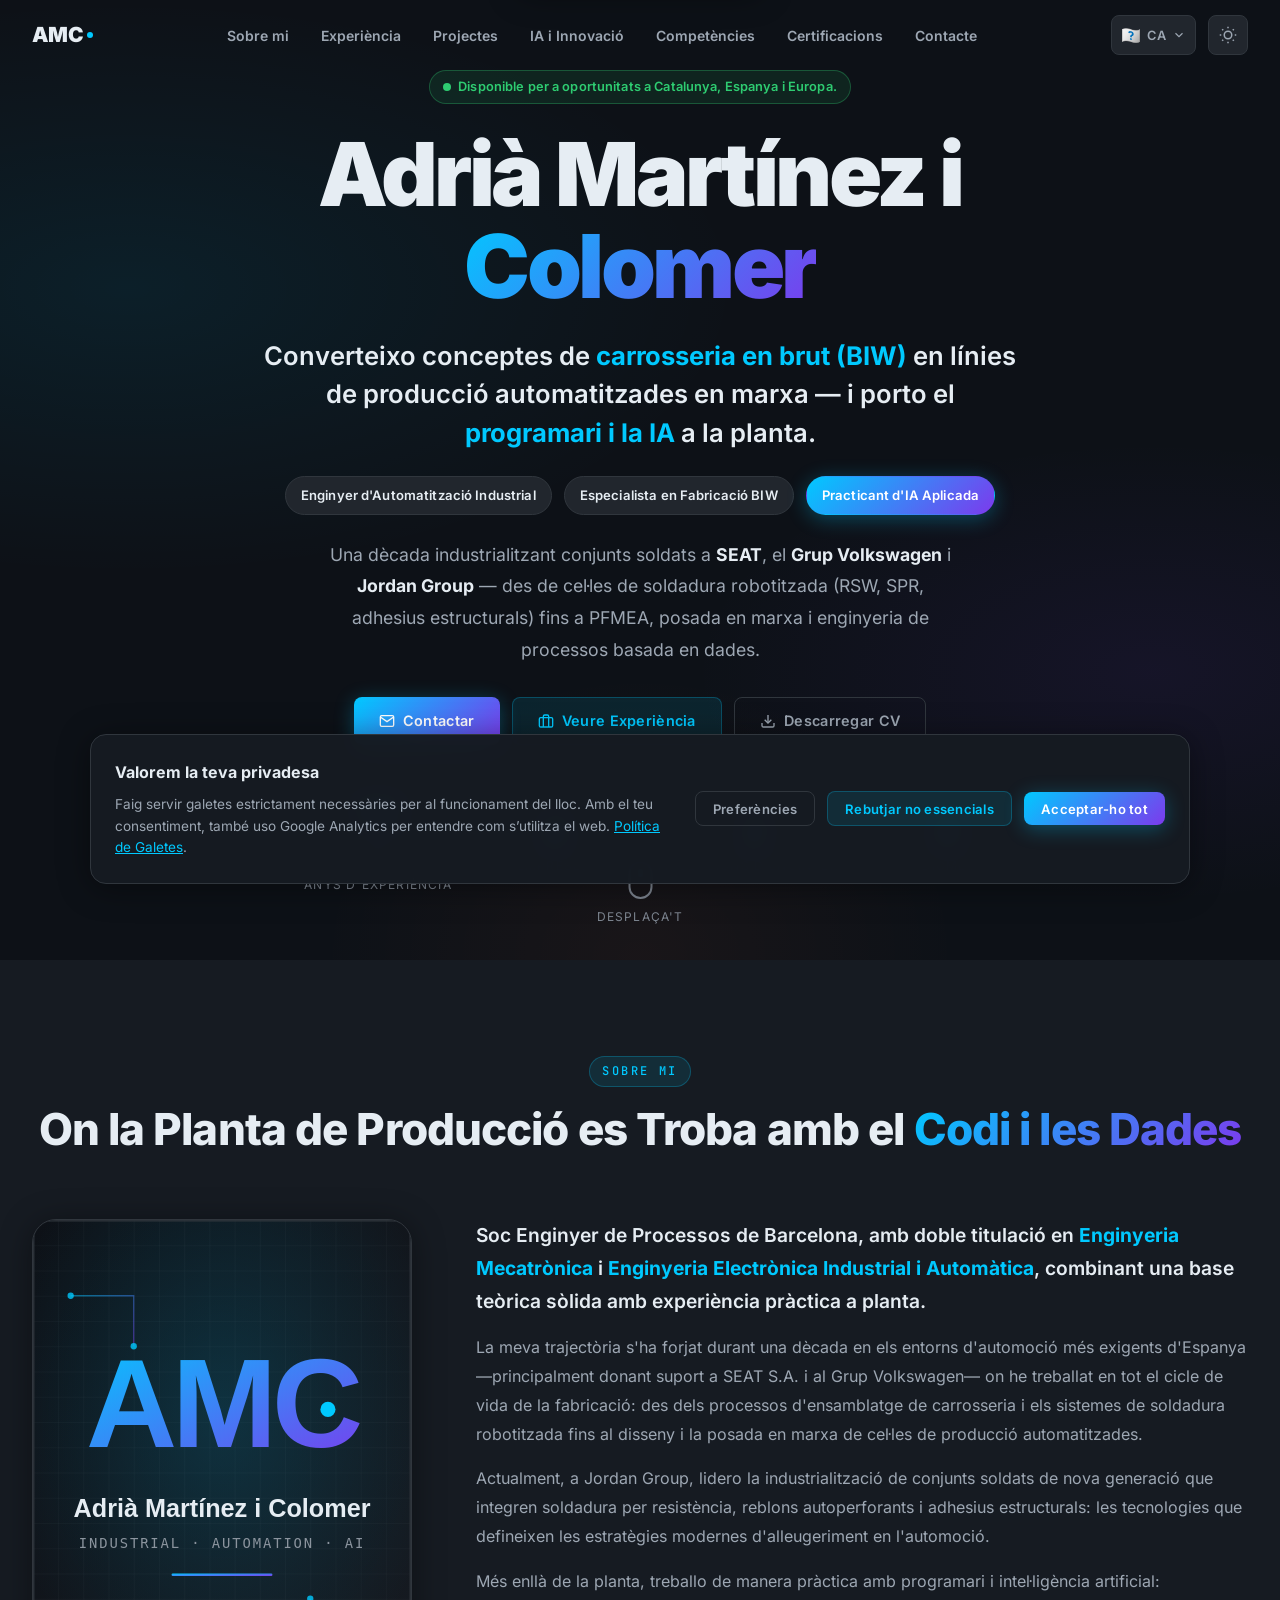
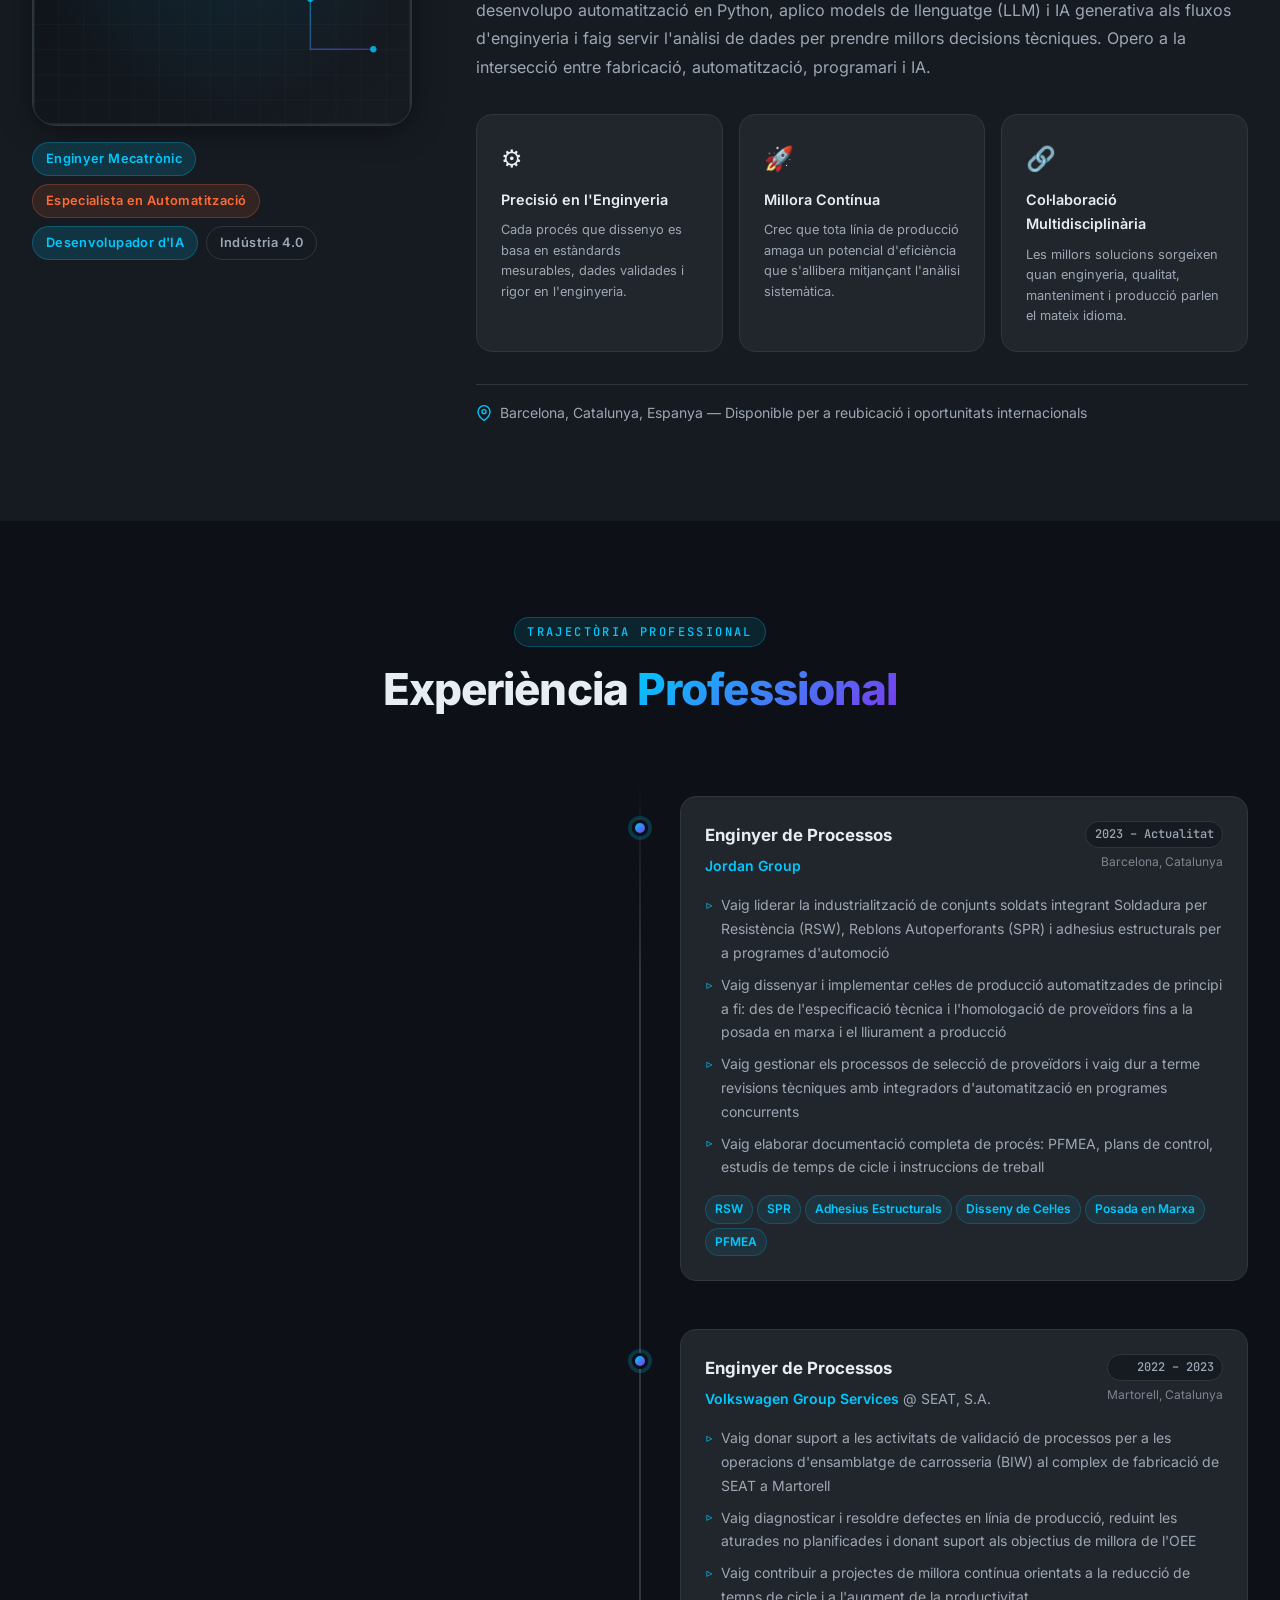
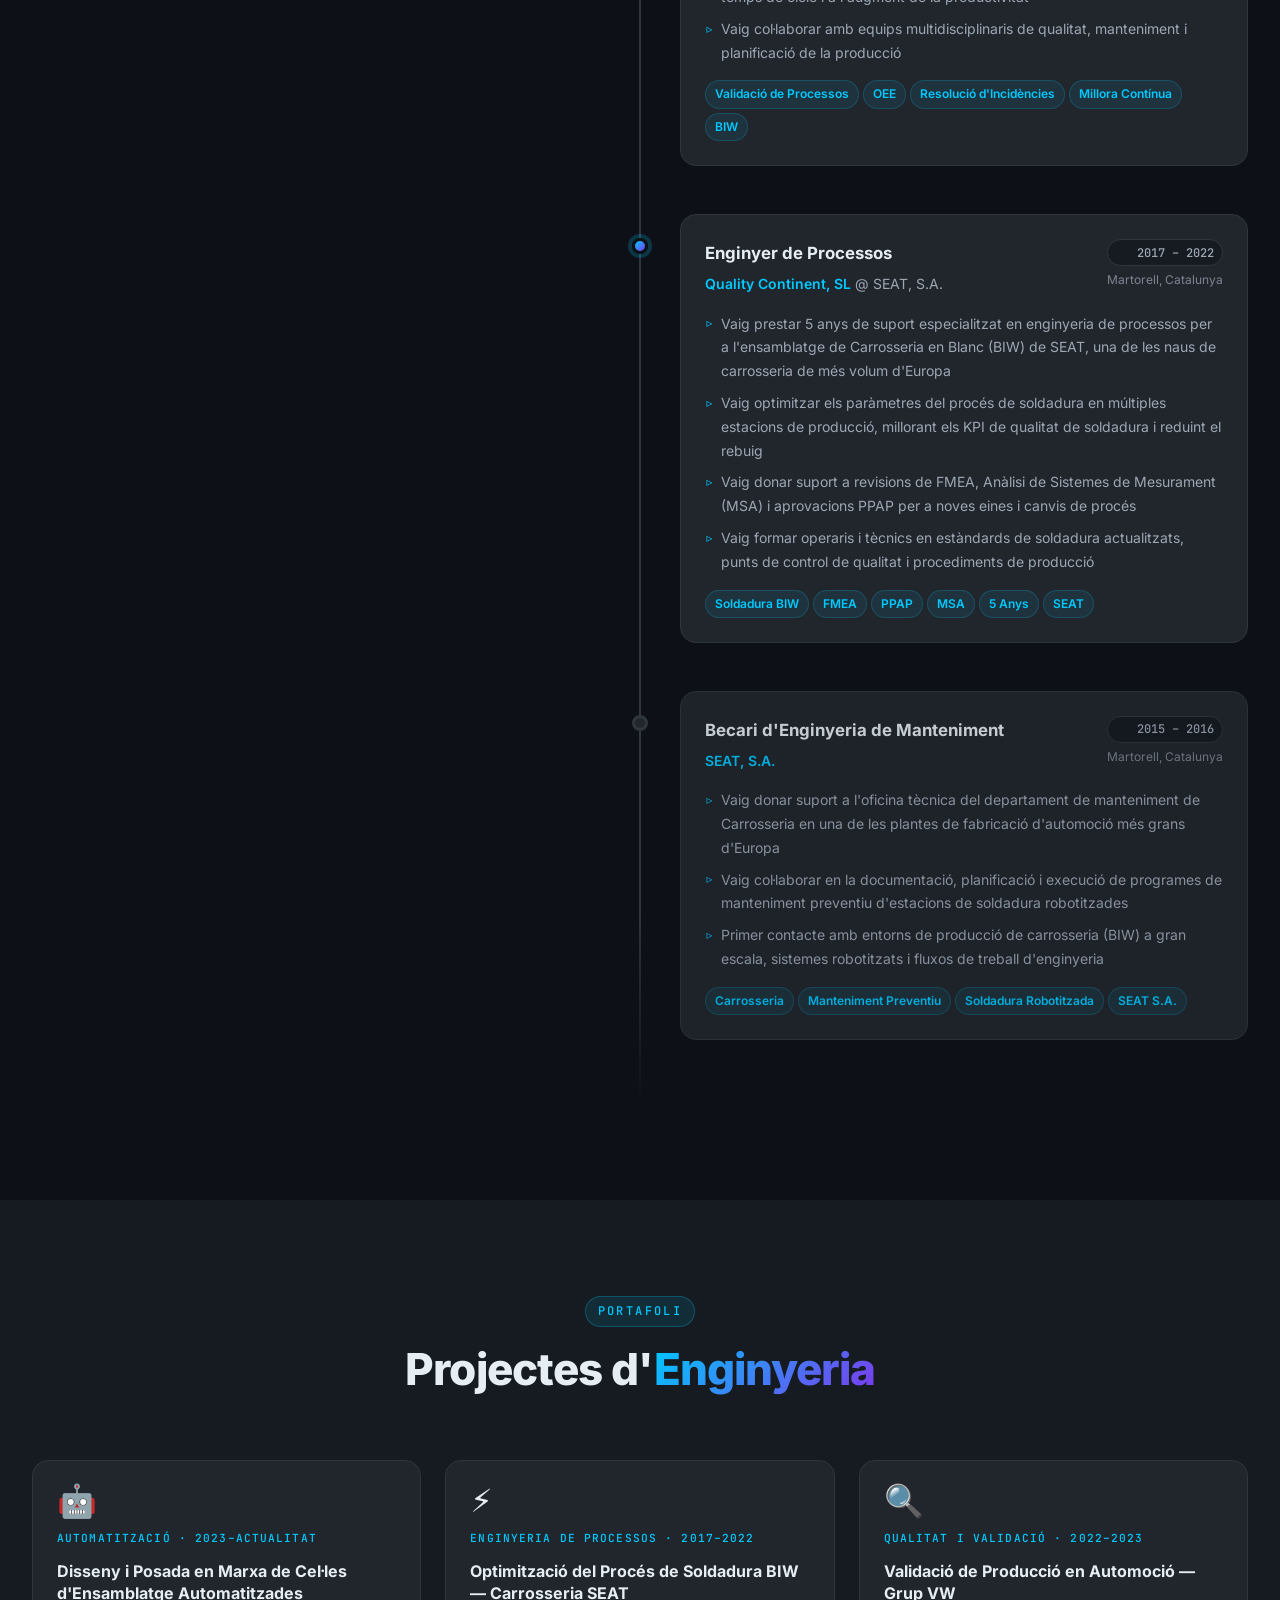
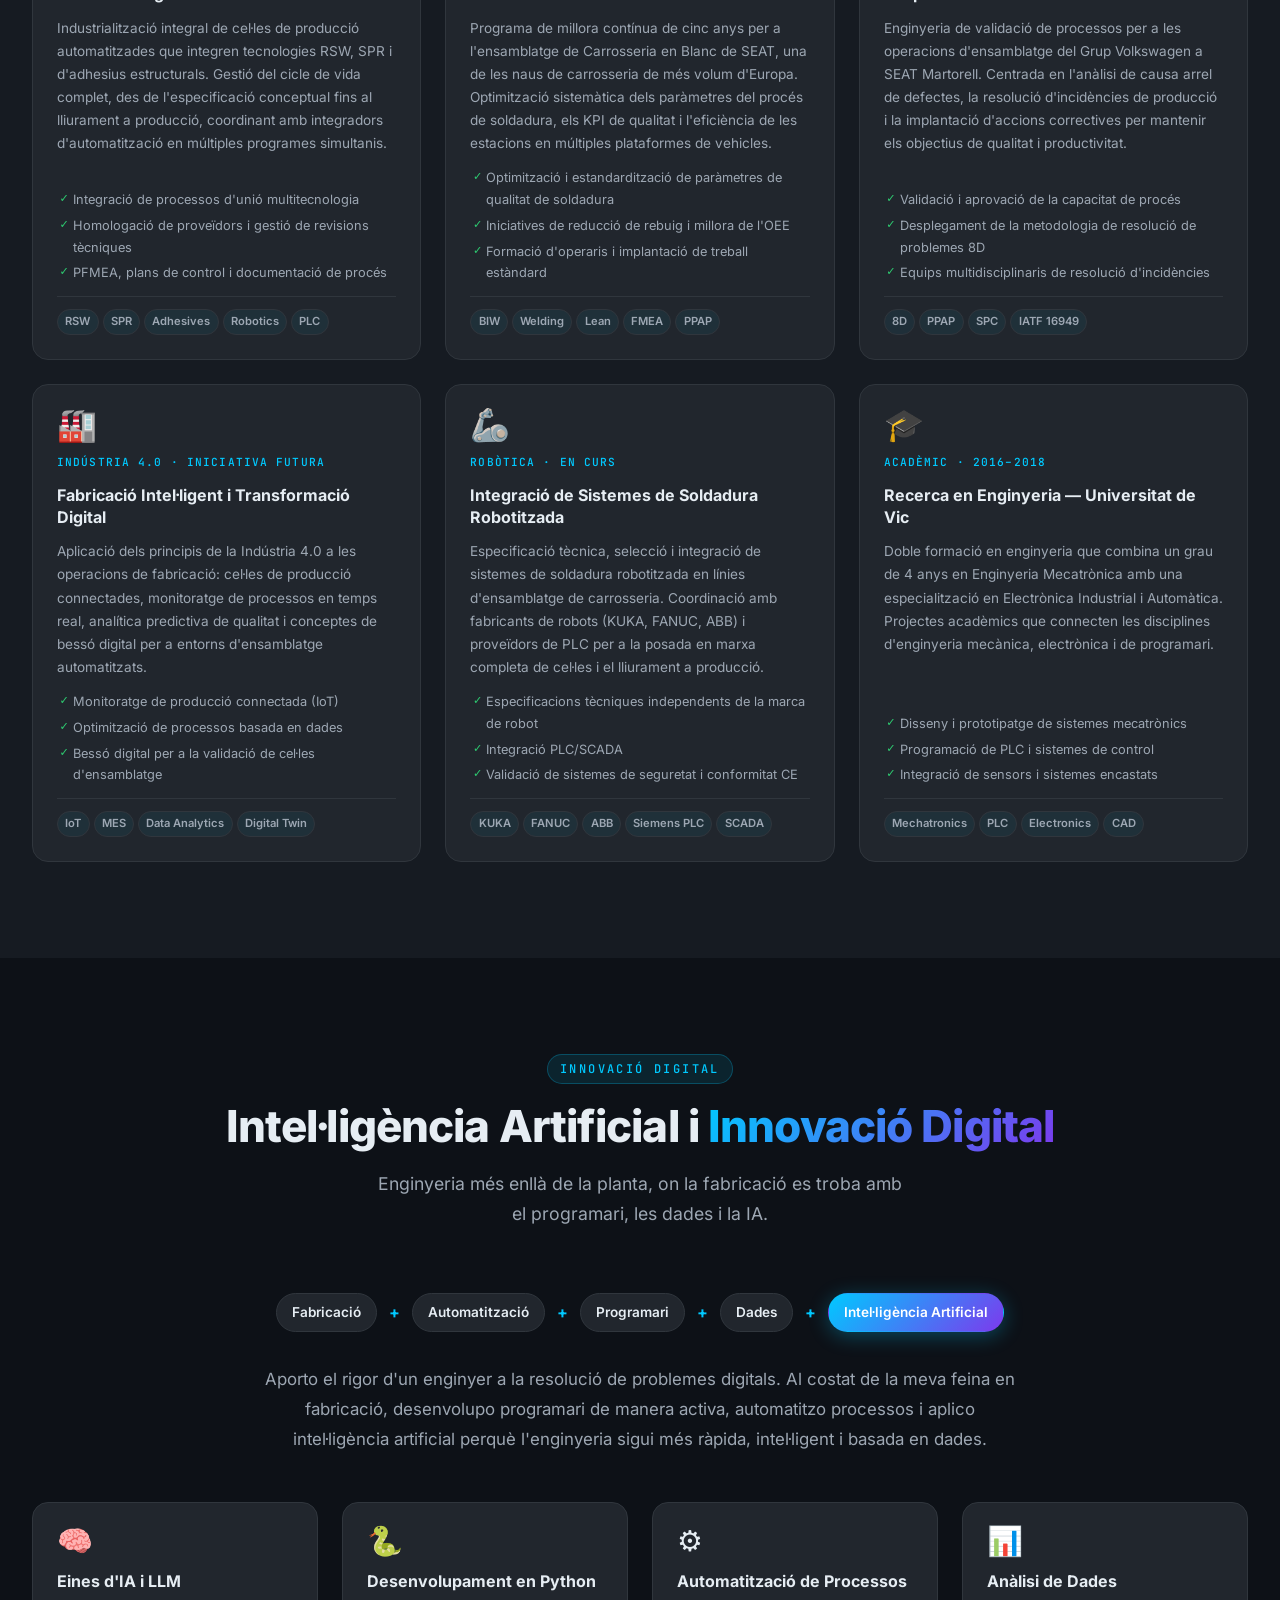
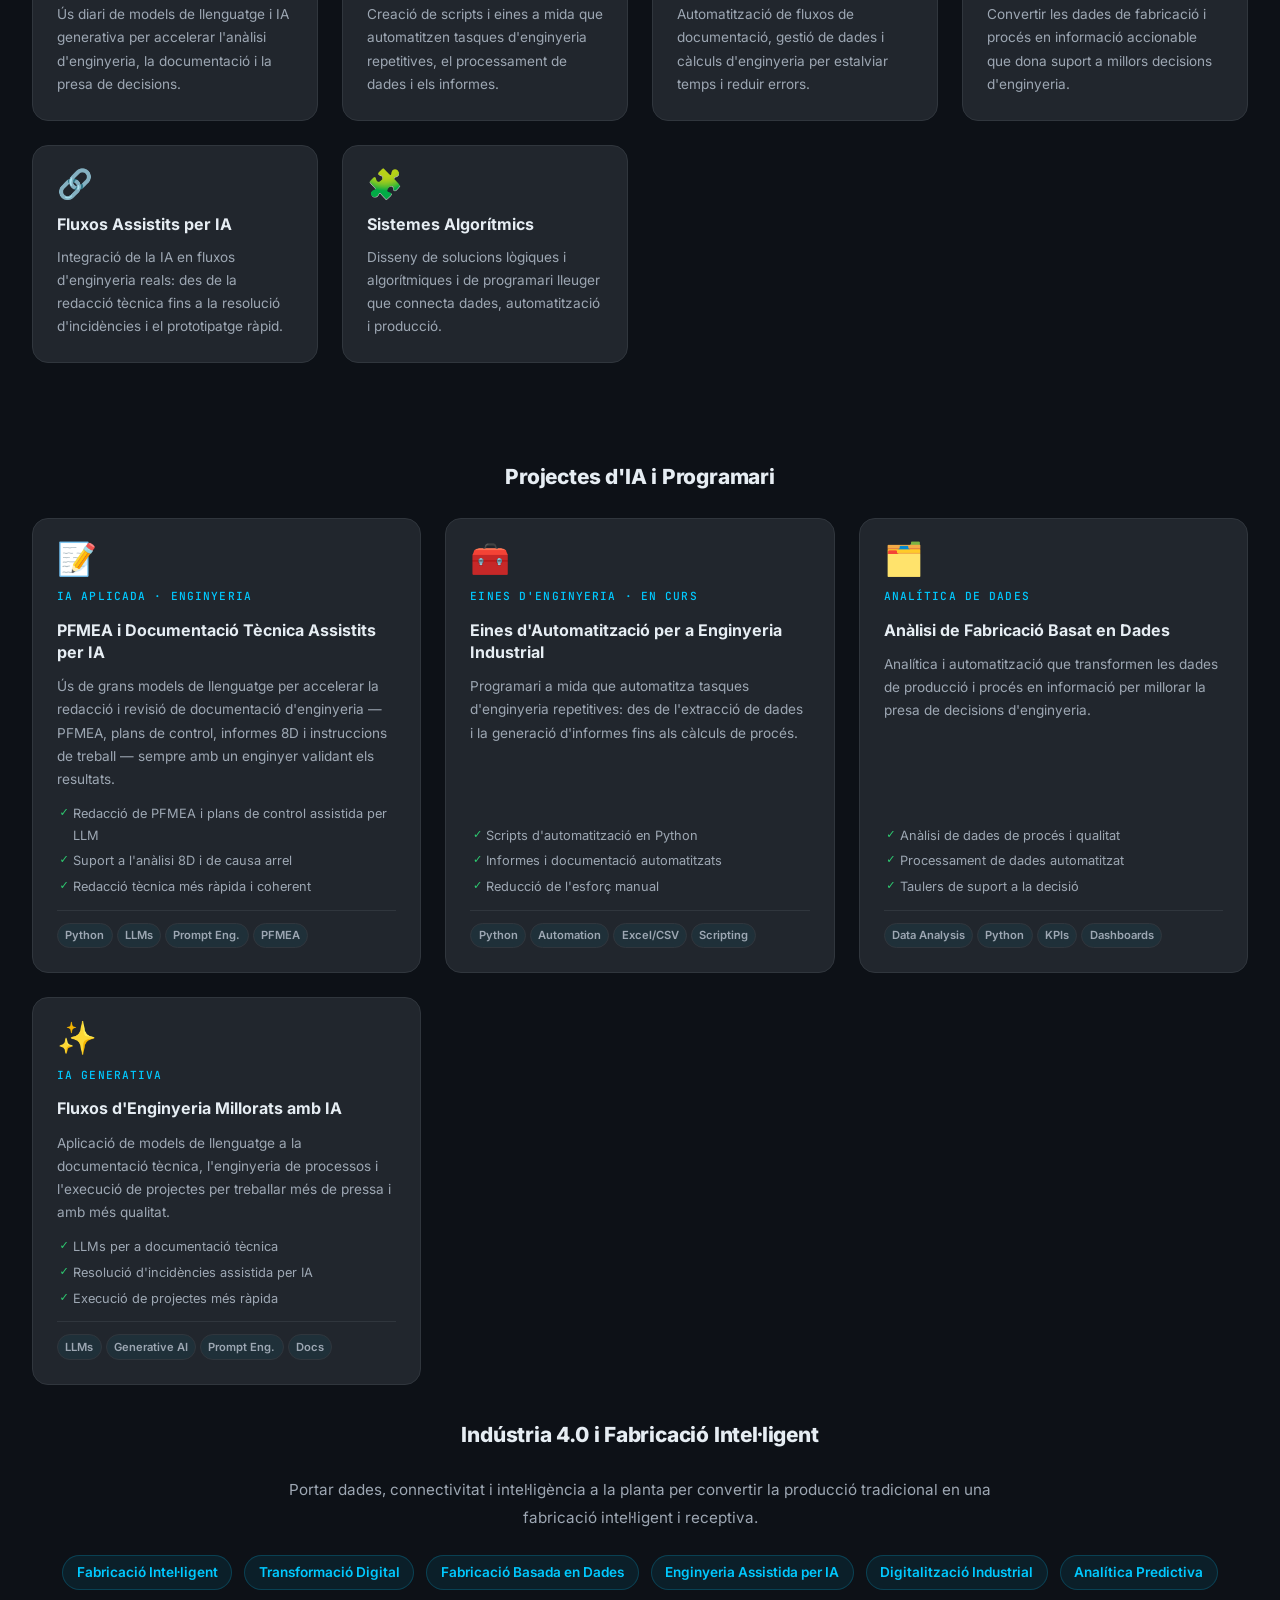
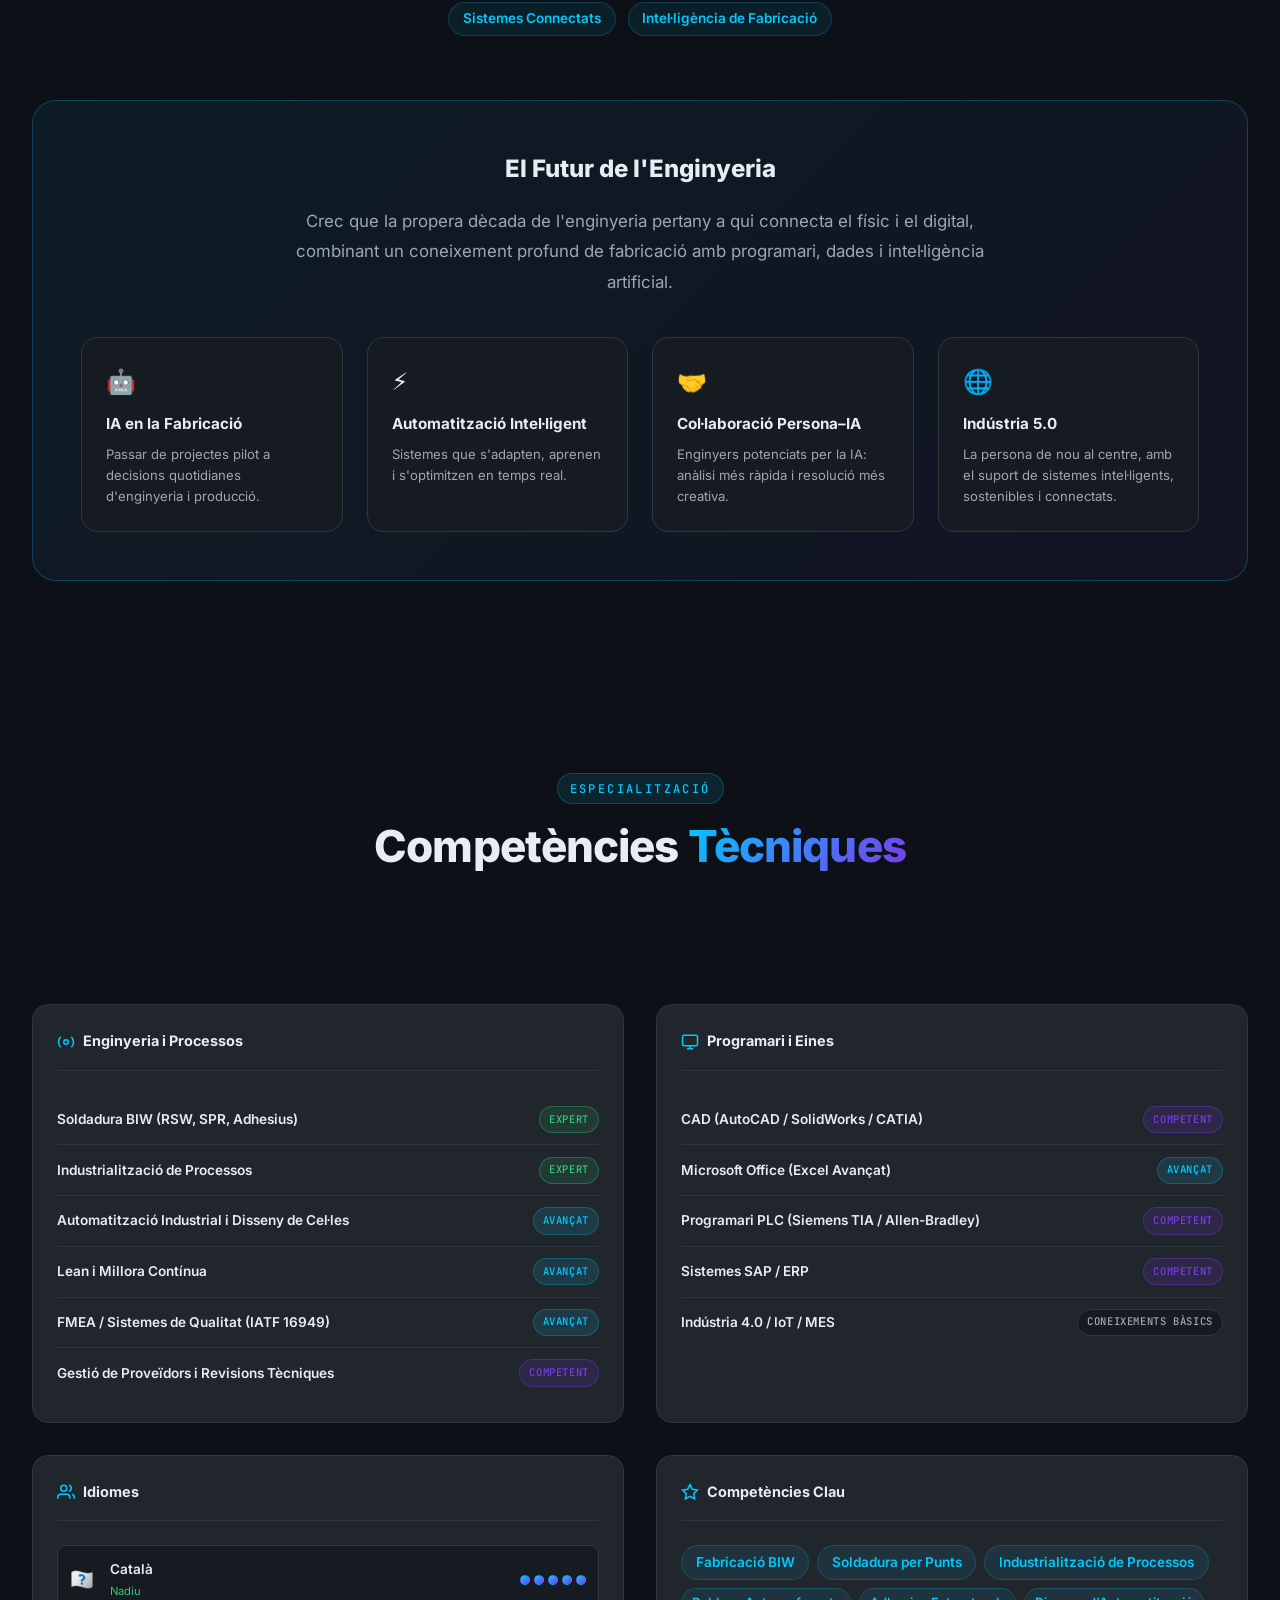
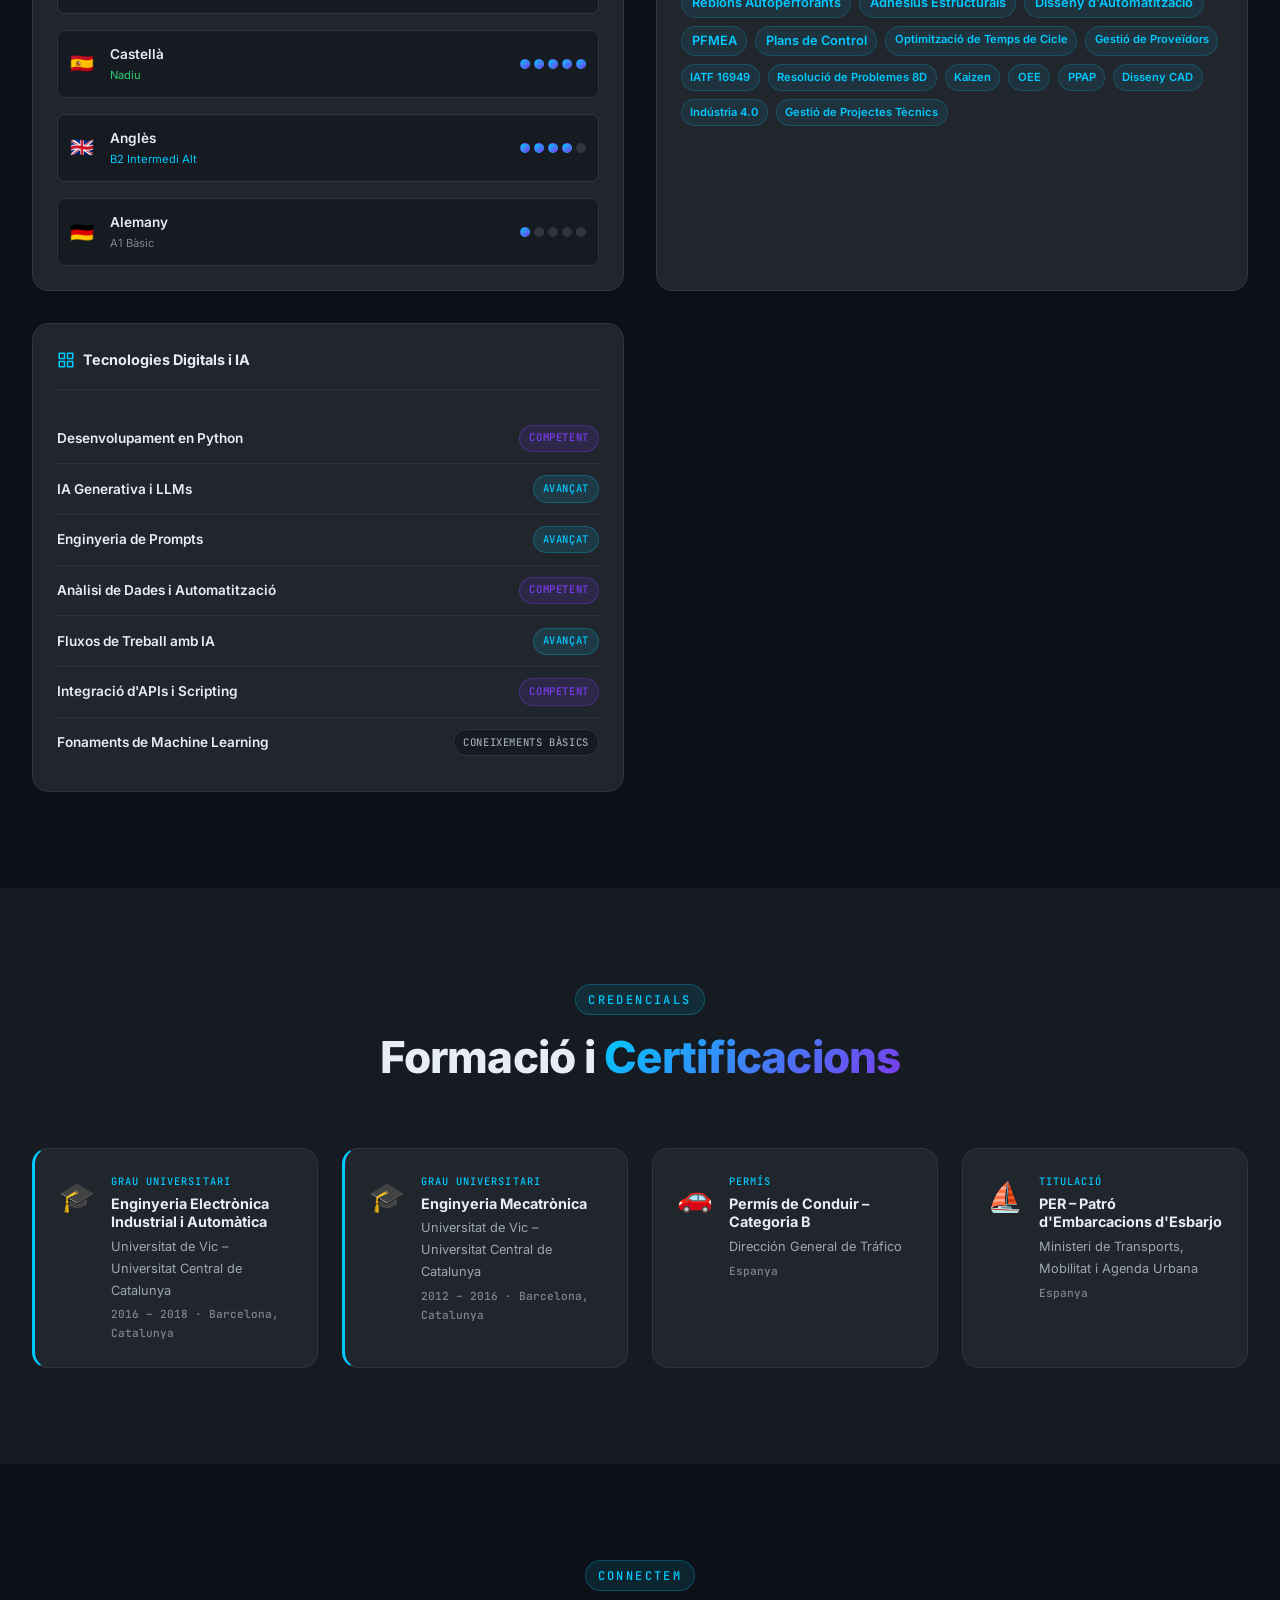
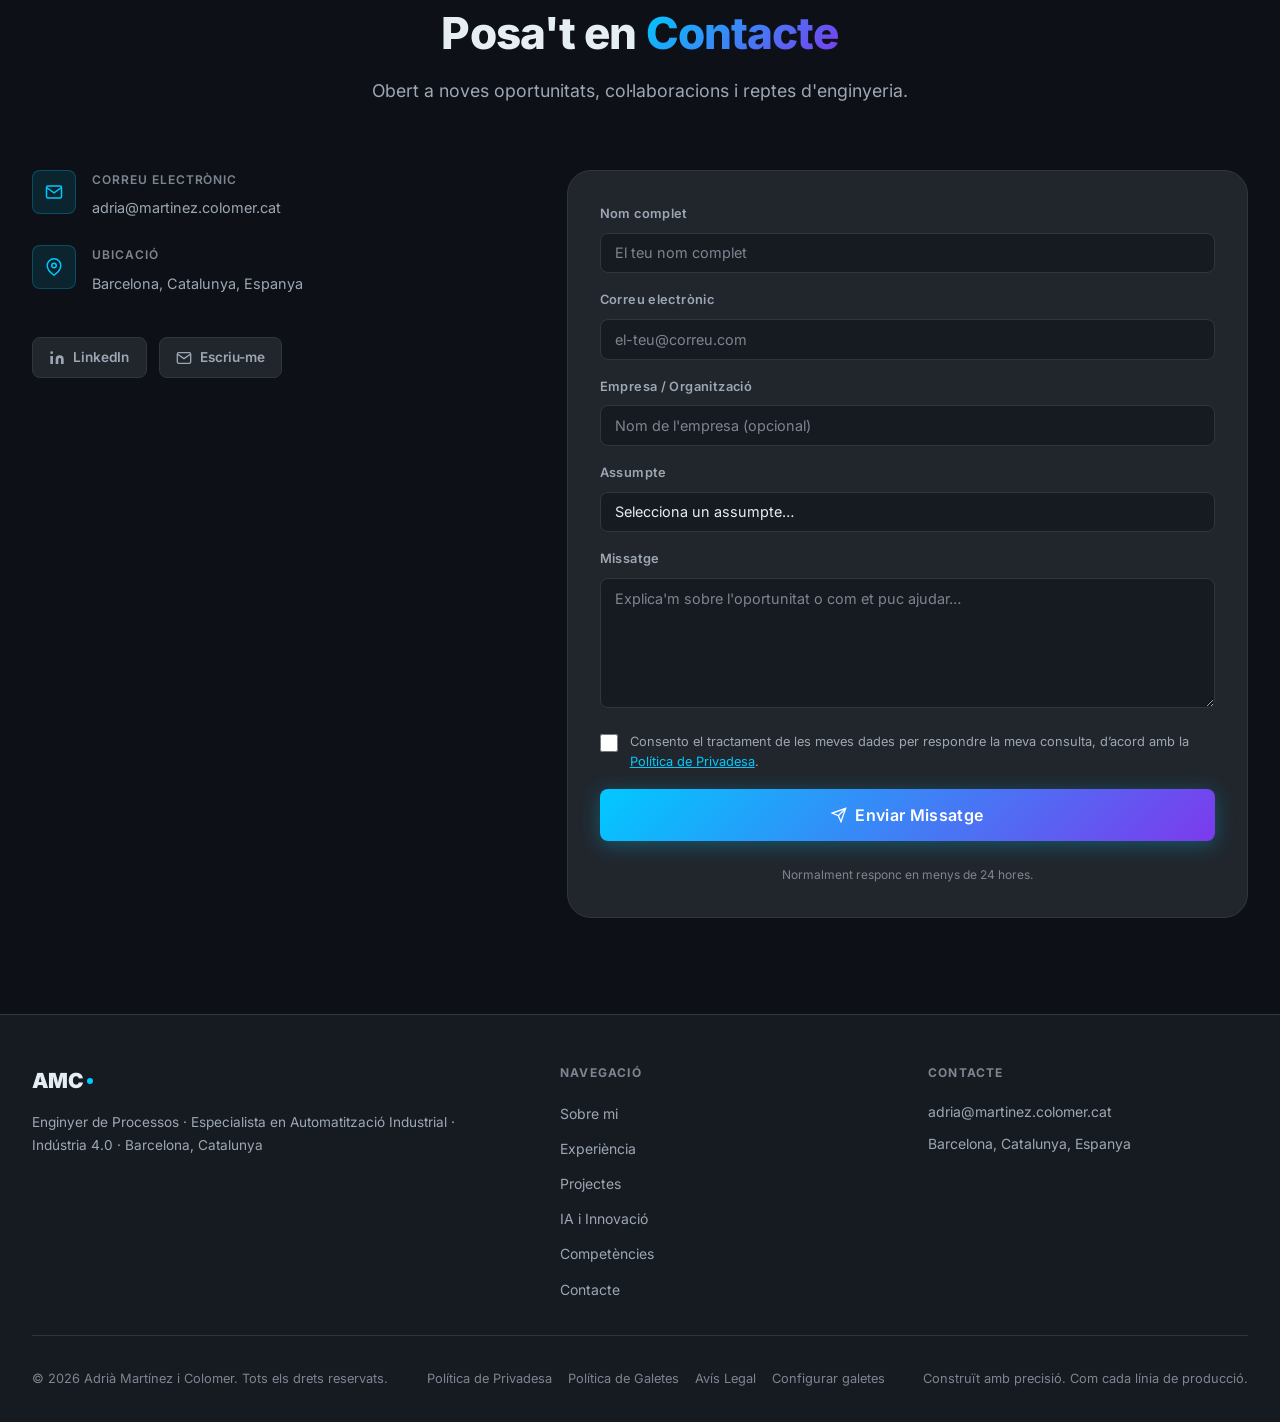
<file: ca/index.html>
<!DOCTYPE html>

<html data-theme="dark" lang="ca">
<head>
<meta charset="utf-8"/>
<meta content="width=device-width, initial-scale=1.0" name="viewport"/>
<!-- Content Security Policy (enforced on GitHub Pages via meta; mirror as a real
       header at Cloudflare — see docs/SECURITY.md — to also send frame-ancestors). -->
<meta content="default-src 'self'; base-uri 'self'; object-src 'none'; img-src 'self' data: https://www.googletagmanager.com https://*.google-analytics.com; font-src 'self'; style-src 'self' 'unsafe-inline'; script-src 'self' https://www.googletagmanager.com https://challenges.cloudflare.com; connect-src 'self' https://formspree.io https://www.googletagmanager.com https://www.google-analytics.com https://*.google-analytics.com https://*.analytics.google.com https://challenges.cloudflare.com; frame-src https://challenges.cloudflare.com; form-action 'self' https://formspree.io; manifest-src 'self'; upgrade-insecure-requests" http-equiv="Content-Security-Policy"/>
<title data-i18n="meta.title">Adrià Martínez i Colomer | Enginyer Industrial i d'Automatització · IA Aplicada</title>
<meta content="Enginyer industrial i d'automatització que connecta fabricació, programari i intel·ligència artificial. Més de 9 anys en carrosseria (BIW) d'automoció, a més de desenvolupament en Python, fluxos amb IA/LLM i enginyeria basada en dades. Barcelona, Catalunya." data-i18n-content="meta.description" name="description"/>
<meta content="Adrià Martínez i Colomer" name="author"/>
<meta content="index, follow, max-image-preview:large" name="robots"/>
<meta content="#0D1117" name="theme-color"/>
<link href="https://amc-engineer.com/ca/" rel="canonical"/>
<!-- Favicons & PWA -->
<link href="/assets/favicon.svg" rel="icon" type="image/svg+xml"/>
<link href="/assets/favicon-32.png" rel="icon" sizes="32x32" type="image/png"/>
<link href="/assets/favicon-16.png" rel="icon" sizes="16x16" type="image/png"/>
<link href="/assets/apple-touch-icon.png" rel="apple-touch-icon"/>
<link href="/site.webmanifest" rel="manifest"/>
<!-- Open Graph (title/description localised at build time by build.py; image is static) -->
<meta content="website" property="og:type"/>
<meta content="https://amc-engineer.com/ca/" property="og:url"/>
<meta content="AMC Engineer" property="og:site_name"/>
<meta content="ca_ES" property="og:locale"/>
<meta content="es_ES" property="og:locale:alternate"/>
<meta content="ca_ES" property="og:locale:alternate"/>
<meta content="de_DE" property="og:locale:alternate"/>
<meta content="Adrià Martínez i Colomer | Enginyer de Processos i Automatització" data-i18n-content="meta.ogTitle" property="og:title"/>
<meta content="Enginyeria de processos, automatització industrial, robòtica i IA aplicada a la fabricació. Portfolio personal d'enginyeria — Barcelona." data-i18n-content="meta.ogDescription" property="og:description"/>
<meta content="https://amc-engineer.com/assets/images/adria-martinez-colomer-og-cover.png" property="og:image"/>
<meta content="https://amc-engineer.com/assets/images/adria-martinez-colomer-og-cover.png" property="og:image:secure_url"/>
<meta content="image/png" property="og:image:type"/>
<meta content="1200" property="og:image:width"/>
<meta content="630" property="og:image:height"/>
<meta content="Adrià Martínez i Colomer — Process &amp; Automation Engineer. Personal engineering portfolio." property="og:image:alt"/>
<!-- Twitter / X Card -->
<meta content="summary_large_image" name="twitter:card"/>
<meta content="Adrià Martínez i Colomer | Enginyer de Processos i Automatització" data-i18n-content="meta.twitterTitle" name="twitter:title"/>
<meta content="Enginyeria de processos, automatització industrial, robòtica i IA aplicada a la fabricació. Portfolio personal d'enginyeria — Barcelona." data-i18n-content="meta.twitterDescription" name="twitter:description"/>
<meta content="https://amc-engineer.com/assets/images/adria-martinez-colomer-og-cover.png" name="twitter:image"/>
<meta content="Adrià Martínez i Colomer — Process &amp; Automation Engineer. Personal engineering portfolio." name="twitter:image:alt"/>
<!-- hreflang (static, crawlable; per-language hrefs written by build.py) -->
<link href="https://amc-engineer.com/" hreflang="en" rel="alternate"/>
<link href="https://amc-engineer.com/es/" hreflang="es" rel="alternate"/>
<link href="https://amc-engineer.com/ca/" hreflang="ca" rel="alternate"/>
<link href="https://amc-engineer.com/de/" hreflang="de" rel="alternate"/>
<link href="https://amc-engineer.com/" hreflang="x-default" rel="alternate"/>
<!-- Anti-flicker: apply saved theme before first paint (external for CSP) -->
<script src="/js/theme-init.js"></script>
<!-- Self-hosted fonts (no external Google Fonts requests) -->
<link as="font" crossorigin="" href="/assets/fonts/inter-latin.woff2" rel="preload" type="font/woff2"/>
<!-- Stylesheet -->
<link href="/css/style.css" rel="stylesheet"/>
<!-- Structured Data: Person + WebSite + ProfilePage (Schema.org / JSON-LD @graph) -->
<script type="application/ld+json">
  {
    "@context": "https://schema.org",
    "@graph": [
      {
        "@type": "Person",
        "@id": "https://amc-engineer.com/#person",
        "name": "Adrià Martínez i Colomer",
        "givenName": "Adrià",
        "familyName": "Martínez i Colomer",
        "jobTitle": "Process & Automation Engineer",
        "description": "Process and automation engineer focused on manufacturing engineering, industrial automation, robotics, and AI applied to manufacturing.",
        "url": "https://amc-engineer.com/",
        "image": "https://amc-engineer.com/assets/images/adria-martinez-colomer-og-cover.png",
        "email": "mailto:adria@martinez.colomer.cat",
        "address": {
          "@type": "PostalAddress",
          "addressLocality": "Barcelona",
          "addressRegion": "Catalonia",
          "addressCountry": "ES"
        },
        "nationality": "Spanish",
        "alumniOf": {
          "@type": "CollegeOrUniversity",
          "name": "University of Vic – Central University of Catalonia"
        },
        "knowsLanguage": ["ca", "es", "en", "de"],
        "knowsAbout": [
          "Process Engineering",
          "Industrial Automation",
          "Manufacturing Engineering",
          "Robotics",
          "BIW Manufacturing",
          "Resistance Spot Welding",
          "PLC Systems",
          "PFMEA",
          "Lean Manufacturing",
          "Industry 4.0",
          "Applied Artificial Intelligence",
          "Python"
        ],
        "worksFor": {
          "@type": "Organization",
          "name": "Jordan Group"
        },
        "sameAs": [
          "https://www.linkedin.com/in/adri%C3%A0-mart%C3%ADnez-i-colomer-8b1340160/"
        ]
      },
      {
        "@type": "WebSite",
        "@id": "https://amc-engineer.com/#website",
        "url": "https://amc-engineer.com/",
        "name": "AMC Engineer",
        "description": "Personal engineering portfolio of Adrià Martínez i Colomer — process engineering, industrial automation, robotics, and AI applied to manufacturing.",
        "inLanguage": ["en", "es", "ca", "de"],
        "author": { "@id": "https://amc-engineer.com/#person" },
        "publisher": { "@id": "https://amc-engineer.com/#person" },
        "about": { "@id": "https://amc-engineer.com/#person" }
      },
      {
        "@type": "ProfilePage",
        "@id": "https://amc-engineer.com/#profilepage",
        "url": "https://amc-engineer.com/",
        "name": "Adrià Martínez i Colomer | Process & Automation Engineer",
        "isPartOf": { "@id": "https://amc-engineer.com/#website" },
        "mainEntity": { "@id": "https://amc-engineer.com/#person" },
        "inLanguage": "en"
      }
    ]
  }
  </script>
</head>
<body>
<a class="skip-link" data-i18n="a11y.skip" href="#home">Vés al contingut principal</a>
<!-- ═══════════════════════ NAVIGATION ═══════════════════════ -->
<nav aria-label="Main navigation" class="nav" id="navbar" role="navigation">
<div class="nav__container">
<a aria-label="Home" class="nav__logo" href="#home">
<span class="nav__logo-text">AMC</span>
<span class="nav__logo-dot"></span>
</a>
<ul class="nav__links" id="navLinks" role="list">
<li><a class="nav__link" data-i18n="nav.about" href="#about">Sobre mi</a></li>
<li><a class="nav__link" data-i18n="nav.experience" href="#experience">Experiència</a></li>
<li><a class="nav__link" data-i18n="nav.projects" href="#projects">Projectes</a></li>
<li><a class="nav__link" data-i18n="nav.ai" href="#ai">IA i Innovació</a></li>
<li><a class="nav__link" data-i18n="nav.skills" href="#skills">Competències</a></li>
<li><a class="nav__link" data-i18n="nav.certifications" href="#certifications">Certificacions</a></li>
<li><a class="nav__link" data-i18n="nav.contact" href="#contact">Contacte</a></li>
</ul>
<div class="nav__actions">
<!-- Language Switcher -->
<div class="lang-switch" data-lang-switch="">
<button aria-expanded="false" aria-haspopup="listbox" aria-label="Seleccionar idioma" class="lang-switch__btn" data-i18n-aria-label="nav.langLabel" data-lang-btn="">
<span class="lang-switch__flag" data-lang-current-flag="">🇬🇧</span>
<span class="lang-switch__short" data-lang-current-code="">EN</span>
<svg class="lang-switch__chevron" fill="none" stroke="currentColor" stroke-width="2" viewbox="0 0 24 24" xmlns="http://www.w3.org/2000/svg"><polyline points="6 9 12 15 18 9"></polyline></svg>
</button>
<ul aria-label="Language options" class="lang-switch__menu" data-lang-menu="" role="listbox"></ul>
</div>
<button aria-label="Canviar mode clar/fosc" class="theme-toggle" data-i18n-aria-label="nav.themeToggle" data-i18n-title="nav.themeToggle" id="themeToggle" title="Canviar mode clar/fosc">
<svg class="icon-sun" fill="none" stroke="currentColor" stroke-width="2" viewbox="0 0 24 24" xmlns="http://www.w3.org/2000/svg"><circle cx="12" cy="12" r="5"></circle><line x1="12" x2="12" y1="1" y2="3"></line><line x1="12" x2="12" y1="21" y2="23"></line><line x1="4.22" x2="5.64" y1="4.22" y2="5.64"></line><line x1="18.36" x2="19.78" y1="18.36" y2="19.78"></line><line x1="1" x2="3" y1="12" y2="12"></line><line x1="21" x2="23" y1="12" y2="12"></line><line x1="4.22" x2="5.64" y1="19.78" y2="18.36"></line><line x1="18.36" x2="19.78" y1="5.64" y2="4.22"></line></svg>
<svg class="icon-moon" fill="none" stroke="currentColor" stroke-width="2" viewbox="0 0 24 24" xmlns="http://www.w3.org/2000/svg"><path d="M21 12.79A9 9 0 1 1 11.21 3 7 7 0 0 0 21 12.79z"></path></svg>
</button>
<button aria-expanded="false" aria-label="Obrir menú mòbil" class="nav__hamburger" data-i18n-aria-label="nav.menuToggle" id="hamburger">
<span></span><span></span><span></span>
</button>
</div>
</div>
</nav>
<main id="main">
<!-- ═══════════════════════ HERO ═══════════════════════ -->
<section aria-label="Introduction" class="hero" id="home">
<div class="hero__bg-canvas" id="heroCanvas"></div>
<div class="hero__content">
<div class="hero__banner animate-fade-up" data-delay="0">
<span class="hero__banner-dot"></span>
<span data-i18n="hero.banner">Disponible per a oportunitats a Catalunya, Espanya i Europa.</span>
</div>
<h1 class="hero__name animate-fade-up" data-delay="100">Adrià Martínez i<br/><span class="gradient-text">Colomer</span></h1>
<p class="hero__headline animate-fade-up" data-delay="200" data-i18n="hero.headline" data-i18n-html="">Converteixo conceptes de <strong>carrosseria en brut (BIW)</strong> en línies de producció automatitzades en marxa — i porto el <strong>programari i la IA</strong> a la planta.</p>
<div aria-label="Core specializations" class="hero__pillars animate-fade-up" data-delay="300" role="list">
<span class="hero__pillar" data-i18n="hero.pillars.0" role="listitem">Enginyer d'Automatització Industrial</span>
<span class="hero__pillar" data-i18n="hero.pillars.1" role="listitem">Especialista en Fabricació BIW</span>
<span class="hero__pillar hero__pillar--accent" data-i18n="hero.pillars.2" role="listitem">Practicant d'IA Aplicada</span>
</div>
<p class="hero__description animate-fade-up" data-delay="380" data-i18n="hero.description" data-i18n-html="">Una dècada industrialitzant conjunts soldats a <strong>SEAT</strong>, el <strong>Grup Volkswagen</strong> i <strong>Jordan Group</strong> — des de cel·les de soldadura robotitzada (RSW, SPR, adhesius estructurals) fins a PFMEA, posada en marxa i enginyeria de processos basada en dades.</p>
<div class="hero__cta animate-fade-up" data-delay="460">
<a class="btn btn--primary" href="#contact">
<svg aria-hidden="true" fill="none" stroke="currentColor" stroke-width="2" viewbox="0 0 24 24" xmlns="http://www.w3.org/2000/svg"><path d="M4 4h16c1.1 0 2 .9 2 2v12c0 1.1-.9 2-2 2H4c-1.1 0-2-.9-2-2V6c0-1.1.9-2 2-2z"></path><polyline points="22,6 12,13 2,6"></polyline></svg>
<span data-i18n="hero.ctaContact">Contactar</span>
</a>
<a class="btn btn--secondary" href="#experience">
<svg aria-hidden="true" fill="none" stroke="currentColor" stroke-width="2" viewbox="0 0 24 24" xmlns="http://www.w3.org/2000/svg"><rect height="14" rx="2" ry="2" width="20" x="2" y="7"></rect><path d="M16 21V5a2 2 0 0 0-2-2h-4a2 2 0 0 0-2 2v16"></path></svg>
<span data-i18n="hero.ctaExperience">Veure Experiència</span>
</a>
<a class="btn btn--outline" data-i18n-href="hero.cvHref" download="" href="/cv/CV_CA_Adria_Martinez_Colomer.docx">
<svg aria-hidden="true" fill="none" stroke="currentColor" stroke-width="2" viewbox="0 0 24 24" xmlns="http://www.w3.org/2000/svg"><path d="M21 15v4a2 2 0 0 1-2 2H5a2 2 0 0 1-2-2v-4"></path><polyline points="7 10 12 15 17 10"></polyline><line x1="12" x2="12" y1="15" y2="3"></line></svg>
<span data-i18n="hero.ctaCV">Descarregar CV</span>
</a>
</div>
<div class="hero__stats animate-fade-up" data-delay="560">
<div class="stat">
<span class="stat__number" data-target="10">0</span><span class="stat__plus">+</span>
<span class="stat__label" data-i18n="hero.statYears">Anys d'Experiència</span>
</div>
<div class="stat__divider"></div>
<div class="stat">
<span class="stat__number" data-target="4">0</span>
<span class="stat__label" data-i18n="hero.statCompanies">Empreses</span>
</div>
<div class="stat__divider"></div>
<div class="stat">
<span class="stat__number" data-target="2">0</span>
<span class="stat__label" data-i18n="hero.statDegrees">Titulacions d'Enginyeria</span>
</div>
<div class="stat__divider"></div>
<div class="stat">
<span class="stat__number" data-target="4">0</span>
<span class="stat__label" data-i18n="hero.statLanguages">Idiomes</span>
</div>
</div>
</div>
<div class="hero__scroll-indicator">
<a aria-label="Scroll to About section" href="#about">
<div class="scroll-mouse"><div class="scroll-wheel"></div></div>
<span data-i18n="hero.scroll">Desplaça't</span>
</a>
</div>
</section>
<!-- ═══════════════════════ ABOUT ═══════════════════════ -->
<section aria-labelledby="about-title" class="section about" id="about">
<div class="container">
<div class="section__header reveal">
<span class="section__label" data-i18n="about.label">Sobre mi</span>
<h2 class="section__title" data-i18n="about.title" data-i18n-html="" id="about-title">On la Planta de Producció es Troba amb el <span class="gradient-text">Codi i les Dades</span></h2>
</div>
<div class="about__grid">
<div class="about__image-wrapper reveal">
<div class="about__image">
<!-- Drop-in: replace the line below with a real headshot, e.g.
                 <img src="/assets/adria.jpg" alt="Adrià Martínez i Colomer" class="about__photo" width="600" height="800" /> -->
<img alt="Adrià Martínez i Colomer — Industrial, Automation &amp; AI engineer" class="about__photo" height="800" loading="lazy" src="/assets/avatar.svg" width="600"/>
</div>
<div class="about__badges">
<div class="badge badge--accent" data-i18n="about.badge1">Enginyer Mecatrònic</div>
<div class="badge badge--secondary" data-i18n="about.badge2">Especialista en Automatització</div>
<div class="badge badge--accent" data-i18n="about.badge4">Desenvolupador d'IA</div>
<div class="badge badge--outline" data-i18n="about.badge3">Indústria 4.0</div>
</div>
</div>
<div class="about__content reveal">
<p class="about__lead" data-i18n="about.lead" data-i18n-html="">Soc Enginyer de Processos de Barcelona, amb doble titulació en <strong>Enginyeria Mecatrònica</strong> i <strong>Enginyeria Electrònica Industrial i Automàtica</strong>, combinant una base teòrica sòlida amb experiència pràctica a planta.</p>
<p class="about__text" data-i18n="about.text1">La meva trajectòria s'ha forjat durant una dècada en els entorns d'automoció més exigents d'Espanya —principalment donant suport a SEAT S.A. i al Grup Volkswagen— on he treballat en tot el cicle de vida de la fabricació: des dels processos d'ensamblatge de carrosseria i els sistemes de soldadura robotitzada fins al disseny i la posada en marxa de cel·les de producció automatitzades.</p>
<p class="about__text" data-i18n="about.text2">Actualment, a Jordan Group, lidero la industrialització de conjunts soldats de nova generació que integren soldadura per resistència, reblons autoperforants i adhesius estructurals: les tecnologies que defineixen les estratègies modernes d'alleugeriment en l'automoció.</p>
<p class="about__text" data-i18n="about.text3">Més enllà de la planta, treballo de manera pràctica amb programari i intel·ligència artificial: desenvolupo automatització en Python, aplico models de llenguatge (LLM) i IA generativa als fluxos d'enginyeria i faig servir l'anàlisi de dades per prendre millors decisions tècniques. Opero a la intersecció entre fabricació, automatització, programari i IA.</p>
<div class="about__values">
<div class="value-card">
<span class="value-card__icon">⚙️</span>
<h3 data-i18n="about.v1t">Precisió en l'Enginyeria</h3>
<p data-i18n="about.v1p">Cada procés que dissenyo es basa en estàndards mesurables, dades validades i rigor en l'enginyeria.</p>
</div>
<div class="value-card">
<span class="value-card__icon">🚀</span>
<h3 data-i18n="about.v2t">Millora Contínua</h3>
<p data-i18n="about.v2p">Crec que tota línia de producció amaga un potencial d'eficiència que s'allibera mitjançant l'anàlisi sistemàtica.</p>
</div>
<div class="value-card">
<span class="value-card__icon">🔗</span>
<h3 data-i18n="about.v3t">Col·laboració Multidisciplinària</h3>
<p data-i18n="about.v3p">Les millors solucions sorgeixen quan enginyeria, qualitat, manteniment i producció parlen el mateix idioma.</p>
</div>
</div>
<div class="about__location">
<svg fill="none" stroke="currentColor" stroke-width="2" viewbox="0 0 24 24" xmlns="http://www.w3.org/2000/svg"><path d="M21 10c0 7-9 13-9 13s-9-6-9-13a9 9 0 0 1 18 0z"></path><circle cx="12" cy="10" r="3"></circle></svg>
<span data-i18n="about.location">Barcelona, Catalunya, Espanya — Disponible per a reubicació i oportunitats internacionals</span>
</div>
</div>
</div>
</div>
</section>
<!-- ═══════════════════════ EXPERIENCE ═══════════════════════ -->
<section aria-labelledby="experience-title" class="section experience" id="experience">
<div class="container">
<div class="section__header reveal">
<span class="section__label" data-i18n="exp.label">Trajectòria Professional</span>
<h2 class="section__title" data-i18n="exp.title" data-i18n-html="" id="experience-title">Experiència <span class="gradient-text">Professional</span></h2>
</div>
<div class="timeline">
<div class="timeline__item timeline__item--left reveal">
<div class="timeline__dot"></div>
<div class="timeline__card">
<div class="timeline__card-header">
<div>
<h3 class="timeline__role" data-i18n="exp.jobs.0.role">Enginyer de Processos</h3>
<p class="timeline__company"><span data-i18n="exp.jobs.0.company">Jordan Group</span></p>
</div>
<div class="timeline__meta">
<span class="timeline__date" data-i18n="exp.jobs.0.dates">2023 – Actualitat</span>
<span class="timeline__location" data-i18n="exp.jobs.0.location">Barcelona, Catalunya</span>
</div>
</div>
<ul class="timeline__achievements">
<li data-i18n="exp.jobs.0.bullets.0">Vaig liderar la industrialització de conjunts soldats integrant Soldadura per Resistència (RSW), Reblons Autoperforants (SPR) i adhesius estructurals per a programes d'automoció</li>
<li data-i18n="exp.jobs.0.bullets.1">Vaig dissenyar i implementar cel·les de producció automatitzades de principi a fi: des de l'especificació tècnica i l'homologació de proveïdors fins a la posada en marxa i el lliurament a producció</li>
<li data-i18n="exp.jobs.0.bullets.2">Vaig gestionar els processos de selecció de proveïdors i vaig dur a terme revisions tècniques amb integradors d'automatització en programes concurrents</li>
<li data-i18n="exp.jobs.0.bullets.3">Vaig elaborar documentació completa de procés: PFMEA, plans de control, estudis de temps de cicle i instruccions de treball</li>
</ul>
<div class="timeline__tags">
<span class="tag" data-i18n="exp.jobs.0.tags.0">RSW</span><span class="tag" data-i18n="exp.jobs.0.tags.1">SPR</span><span class="tag" data-i18n="exp.jobs.0.tags.2">Adhesius Estructurals</span>
<span class="tag" data-i18n="exp.jobs.0.tags.3">Disseny de Cel·les</span><span class="tag" data-i18n="exp.jobs.0.tags.4">Posada en Marxa</span><span class="tag" data-i18n="exp.jobs.0.tags.5">PFMEA</span>
</div>
</div>
</div>
<div class="timeline__item timeline__item--right reveal">
<div class="timeline__dot"></div>
<div class="timeline__card">
<div class="timeline__card-header">
<div>
<h3 class="timeline__role" data-i18n="exp.jobs.1.role">Enginyer de Processos</h3>
<p class="timeline__company"><span data-i18n="exp.jobs.1.company">Volkswagen Group Services</span> <span class="timeline__client" data-i18n="exp.jobs.1.client">@ SEAT, S.A.</span></p>
</div>
<div class="timeline__meta">
<span class="timeline__date" data-i18n="exp.jobs.1.dates">2022 – 2023</span>
<span class="timeline__location" data-i18n="exp.jobs.1.location">Martorell, Catalunya</span>
</div>
</div>
<ul class="timeline__achievements">
<li data-i18n="exp.jobs.1.bullets.0">Vaig donar suport a les activitats de validació de processos per a les operacions d'ensamblatge de carrosseria (BIW) al complex de fabricació de SEAT a Martorell</li>
<li data-i18n="exp.jobs.1.bullets.1">Vaig diagnosticar i resoldre defectes en línia de producció, reduint les aturades no planificades i donant suport als objectius de millora de l'OEE</li>
<li data-i18n="exp.jobs.1.bullets.2">Vaig contribuir a projectes de millora contínua orientats a la reducció de temps de cicle i a l'augment de la productivitat</li>
<li data-i18n="exp.jobs.1.bullets.3">Vaig col·laborar amb equips multidisciplinaris de qualitat, manteniment i planificació de la producció</li>
</ul>
<div class="timeline__tags">
<span class="tag" data-i18n="exp.jobs.1.tags.0">Validació de Processos</span><span class="tag" data-i18n="exp.jobs.1.tags.1">OEE</span><span class="tag" data-i18n="exp.jobs.1.tags.2">Resolució d'Incidències</span>
<span class="tag" data-i18n="exp.jobs.1.tags.3">Millora Contínua</span><span class="tag" data-i18n="exp.jobs.1.tags.4">BIW</span>
</div>
</div>
</div>
<div class="timeline__item timeline__item--left reveal">
<div class="timeline__dot"></div>
<div class="timeline__card">
<div class="timeline__card-header">
<div>
<h3 class="timeline__role" data-i18n="exp.jobs.2.role">Enginyer de Processos</h3>
<p class="timeline__company"><span data-i18n="exp.jobs.2.company">Quality Continent, SL</span> <span class="timeline__client" data-i18n="exp.jobs.2.client">@ SEAT, S.A.</span></p>
</div>
<div class="timeline__meta">
<span class="timeline__date" data-i18n="exp.jobs.2.dates">2017 – 2022</span>
<span class="timeline__location" data-i18n="exp.jobs.2.location">Martorell, Catalunya</span>
</div>
</div>
<ul class="timeline__achievements">
<li data-i18n="exp.jobs.2.bullets.0">Vaig prestar 5 anys de suport especialitzat en enginyeria de processos per a l'ensamblatge de Carrosseria en Blanc (BIW) de SEAT, una de les naus de carrosseria de més volum d'Europa</li>
<li data-i18n="exp.jobs.2.bullets.1">Vaig optimitzar els paràmetres del procés de soldadura en múltiples estacions de producció, millorant els KPI de qualitat de soldadura i reduint el rebuig</li>
<li data-i18n="exp.jobs.2.bullets.2">Vaig donar suport a revisions de FMEA, Anàlisi de Sistemes de Mesurament (MSA) i aprovacions PPAP per a noves eines i canvis de procés</li>
<li data-i18n="exp.jobs.2.bullets.3">Vaig formar operaris i tècnics en estàndards de soldadura actualitzats, punts de control de qualitat i procediments de producció</li>
</ul>
<div class="timeline__tags">
<span class="tag" data-i18n="exp.jobs.2.tags.0">Soldadura BIW</span><span class="tag" data-i18n="exp.jobs.2.tags.1">FMEA</span><span class="tag" data-i18n="exp.jobs.2.tags.2">PPAP</span>
<span class="tag" data-i18n="exp.jobs.2.tags.3">MSA</span><span class="tag" data-i18n="exp.jobs.2.tags.4">5 Anys</span><span class="tag" data-i18n="exp.jobs.2.tags.5">SEAT</span>
</div>
</div>
</div>
<div class="timeline__item timeline__item--right reveal">
<div class="timeline__dot timeline__dot--intern"></div>
<div class="timeline__card timeline__card--intern">
<div class="timeline__card-header">
<div>
<h3 class="timeline__role" data-i18n="exp.jobs.3.role">Becari d'Enginyeria de Manteniment</h3>
<p class="timeline__company"><span data-i18n="exp.jobs.3.company">SEAT, S.A.</span></p>
</div>
<div class="timeline__meta">
<span class="timeline__date" data-i18n="exp.jobs.3.dates">2015 – 2016</span>
<span class="timeline__location" data-i18n="exp.jobs.3.location">Martorell, Catalunya</span>
</div>
</div>
<ul class="timeline__achievements">
<li data-i18n="exp.jobs.3.bullets.0">Vaig donar suport a l'oficina tècnica del departament de manteniment de Carrosseria en una de les plantes de fabricació d'automoció més grans d'Europa</li>
<li data-i18n="exp.jobs.3.bullets.1">Vaig col·laborar en la documentació, planificació i execució de programes de manteniment preventiu d'estacions de soldadura robotitzades</li>
<li data-i18n="exp.jobs.3.bullets.2">Primer contacte amb entorns de producció de carrosseria (BIW) a gran escala, sistemes robotitzats i fluxos de treball d'enginyeria</li>
</ul>
<div class="timeline__tags">
<span class="tag" data-i18n="exp.jobs.3.tags.0">Carrosseria</span><span class="tag" data-i18n="exp.jobs.3.tags.1">Manteniment Preventiu</span>
<span class="tag" data-i18n="exp.jobs.3.tags.2">Soldadura Robotitzada</span><span class="tag" data-i18n="exp.jobs.3.tags.3">SEAT S.A.</span>
</div>
</div>
</div>
</div>
</div>
</section>
<!-- ═══════════════════════ PROJECTS ═══════════════════════ -->
<section aria-labelledby="projects-title" class="section projects" id="projects">
<div class="container">
<div class="section__header reveal">
<span class="section__label" data-i18n="proj.label">Portafoli</span>
<h2 class="section__title" data-i18n="proj.title" data-i18n-html="" id="projects-title">Projectes d'<span class="gradient-text">Enginyeria</span></h2>
</div>
<div class="projects__grid">
<article aria-label="Automated Assembly Cell Design project" class="project-card reveal">
<div class="project-card__icon">🤖</div>
<div class="project-card__tag" data-i18n="proj.cards.0.tag">Automatització · 2023–Actualitat</div>
<h3 class="project-card__title" data-i18n="proj.cards.0.title">Disseny i Posada en Marxa de Cel·les d'Ensamblatge Automatitzades</h3>
<p class="project-card__description" data-i18n="proj.cards.0.description">Industrialització integral de cel·les de producció automatitzades que integren tecnologies RSW, SPR i d'adhesius estructurals. Gestió del cicle de vida complet, des de l'especificació conceptual fins al lliurament a producció, coordinant amb integradors d'automatització en múltiples programes simultanis.</p>
<ul class="project-card__highlights">
<li data-i18n="proj.cards.0.highlights.0">Integració de processos d'unió multitecnologia</li>
<li data-i18n="proj.cards.0.highlights.1">Homologació de proveïdors i gestió de revisions tècniques</li>
<li data-i18n="proj.cards.0.highlights.2">PFMEA, plans de control i documentació de procés</li>
</ul>
<div class="project-card__tech">
<span>RSW</span><span>SPR</span><span>Adhesives</span><span>Robotics</span><span>PLC</span>
</div>
</article>
<article aria-label="BIW Process Optimization project" class="project-card reveal">
<div class="project-card__icon">⚡</div>
<div class="project-card__tag" data-i18n="proj.cards.1.tag">Enginyeria de Processos · 2017–2022</div>
<h3 class="project-card__title" data-i18n="proj.cards.1.title">Optimització del Procés de Soldadura BIW — Carrosseria SEAT</h3>
<p class="project-card__description" data-i18n="proj.cards.1.description">Programa de millora contínua de cinc anys per a l'ensamblatge de Carrosseria en Blanc de SEAT, una de les naus de carrosseria de més volum d'Europa. Optimització sistemàtica dels paràmetres del procés de soldadura, els KPI de qualitat i l'eficiència de les estacions en múltiples plataformes de vehicles.</p>
<ul class="project-card__highlights">
<li data-i18n="proj.cards.1.highlights.0">Optimització i estandardització de paràmetres de qualitat de soldadura</li>
<li data-i18n="proj.cards.1.highlights.1">Iniciatives de reducció de rebuig i millora de l'OEE</li>
<li data-i18n="proj.cards.1.highlights.2">Formació d'operaris i implantació de treball estàndard</li>
</ul>
<div class="project-card__tech">
<span>BIW</span><span>Welding</span><span>Lean</span><span>FMEA</span><span>PPAP</span>
</div>
</article>
<article aria-label="Production Validation project" class="project-card reveal">
<div class="project-card__icon">🔍</div>
<div class="project-card__tag" data-i18n="proj.cards.2.tag">Qualitat i Validació · 2022–2023</div>
<h3 class="project-card__title" data-i18n="proj.cards.2.title">Validació de Producció en Automoció — Grup VW</h3>
<p class="project-card__description" data-i18n="proj.cards.2.description">Enginyeria de validació de processos per a les operacions d'ensamblatge del Grup Volkswagen a SEAT Martorell. Centrada en l'anàlisi de causa arrel de defectes, la resolució d'incidències de producció i la implantació d'accions correctives per mantenir els objectius de qualitat i productivitat.</p>
<ul class="project-card__highlights">
<li data-i18n="proj.cards.2.highlights.0">Validació i aprovació de la capacitat de procés</li>
<li data-i18n="proj.cards.2.highlights.1">Desplegament de la metodologia de resolució de problemes 8D</li>
<li data-i18n="proj.cards.2.highlights.2">Equips multidisciplinaris de resolució d'incidències</li>
</ul>
<div class="project-card__tech">
<span>8D</span><span>PPAP</span><span>SPC</span><span>IATF 16949</span>
</div>
</article>
<article aria-label="Industry 4.0 initiative" class="project-card reveal">
<div class="project-card__icon">🏭</div>
<div class="project-card__tag" data-i18n="proj.cards.3.tag">Indústria 4.0 · Iniciativa Futura</div>
<h3 class="project-card__title" data-i18n="proj.cards.3.title">Fabricació Intel·ligent i Transformació Digital</h3>
<p class="project-card__description" data-i18n="proj.cards.3.description">Aplicació dels principis de la Indústria 4.0 a les operacions de fabricació: cel·les de producció connectades, monitoratge de processos en temps real, analítica predictiva de qualitat i conceptes de bessó digital per a entorns d'ensamblatge automatitzats.</p>
<ul class="project-card__highlights">
<li data-i18n="proj.cards.3.highlights.0">Monitoratge de producció connectada (IoT)</li>
<li data-i18n="proj.cards.3.highlights.1">Optimització de processos basada en dades</li>
<li data-i18n="proj.cards.3.highlights.2">Bessó digital per a la validació de cel·les d'ensamblatge</li>
</ul>
<div class="project-card__tech">
<span>IoT</span><span>MES</span><span>Data Analytics</span><span>Digital Twin</span>
</div>
</article>
<article aria-label="Robotics Integration project" class="project-card reveal">
<div class="project-card__icon">🦾</div>
<div class="project-card__tag" data-i18n="proj.cards.4.tag">Robòtica · En curs</div>
<h3 class="project-card__title" data-i18n="proj.cards.4.title">Integració de Sistemes de Soldadura Robotitzada</h3>
<p class="project-card__description" data-i18n="proj.cards.4.description">Especificació tècnica, selecció i integració de sistemes de soldadura robotitzada en línies d'ensamblatge de carrosseria. Coordinació amb fabricants de robots (KUKA, FANUC, ABB) i proveïdors de PLC per a la posada en marxa completa de cel·les i el lliurament a producció.</p>
<ul class="project-card__highlights">
<li data-i18n="proj.cards.4.highlights.0">Especificacions tècniques independents de la marca de robot</li>
<li data-i18n="proj.cards.4.highlights.1">Integració PLC/SCADA</li>
<li data-i18n="proj.cards.4.highlights.2">Validació de sistemes de seguretat i conformitat CE</li>
</ul>
<div class="project-card__tech">
<span>KUKA</span><span>FANUC</span><span>ABB</span><span>Siemens PLC</span><span>SCADA</span>
</div>
</article>
<article aria-label="Mechatronics Engineering thesis" class="project-card reveal">
<div class="project-card__icon">🎓</div>
<div class="project-card__tag" data-i18n="proj.cards.5.tag">Acadèmic · 2016–2018</div>
<h3 class="project-card__title" data-i18n="proj.cards.5.title">Recerca en Enginyeria — Universitat de Vic</h3>
<p class="project-card__description" data-i18n="proj.cards.5.description">Doble formació en enginyeria que combina un grau de 4 anys en Enginyeria Mecatrònica amb una especialització en Electrònica Industrial i Automàtica. Projectes acadèmics que connecten les disciplines d'enginyeria mecànica, electrònica i de programari.</p>
<ul class="project-card__highlights">
<li data-i18n="proj.cards.5.highlights.0">Disseny i prototipatge de sistemes mecatrònics</li>
<li data-i18n="proj.cards.5.highlights.1">Programació de PLC i sistemes de control</li>
<li data-i18n="proj.cards.5.highlights.2">Integració de sensors i sistemes encastats</li>
</ul>
<div class="project-card__tech">
<span>Mechatronics</span><span>PLC</span><span>Electronics</span><span>CAD</span>
</div>
</article>
</div>
</div>
</section>
<!-- ═══════════════════════ AI & DIGITAL INNOVATION ═══════════════════════ -->
<section aria-labelledby="ai-title" class="section ai" id="ai">
<div class="container">
<div class="section__header reveal">
<span class="section__label" data-i18n="ai.label">Innovació Digital</span>
<h2 class="section__title" data-i18n="ai.title" data-i18n-html="" id="ai-title">Intel·ligència Artificial i <span class="gradient-text">Innovació Digital</span></h2>
<p class="section__subtitle" data-i18n="ai.subtitle">Enginyeria més enllà de la planta, on la fabricació es troba amb el programari, les dades i la IA.</p>
</div>
<!-- Bridge: the central theme -->
<div class="ai__bridge reveal">
<span class="ai__bridge-node" data-i18n="ai.bridge.0">Fabricació</span>
<span aria-hidden="true" class="ai__bridge-link">+</span>
<span class="ai__bridge-node" data-i18n="ai.bridge.1">Automatització</span>
<span aria-hidden="true" class="ai__bridge-link">+</span>
<span class="ai__bridge-node" data-i18n="ai.bridge.2">Programari</span>
<span aria-hidden="true" class="ai__bridge-link">+</span>
<span class="ai__bridge-node" data-i18n="ai.bridge.3">Dades</span>
<span aria-hidden="true" class="ai__bridge-link">+</span>
<span class="ai__bridge-node ai__bridge-node--accent" data-i18n="ai.bridge.4">Intel·ligència Artificial</span>
</div>
<p class="ai__intro reveal" data-i18n="ai.intro">Aporto el rigor d'un enginyer a la resolució de problemes digitals. Al costat de la meva feina en fabricació, desenvolupo programari de manera activa, automatitzo processos i aplico intel·ligència artificial perquè l'enginyeria sigui més ràpida, intel·ligent i basada en dades.</p>
<!-- Capabilities -->
<div class="ai__caps">
<div class="ai-card reveal">
<span class="ai-card__icon">🧠</span>
<h3 class="ai-card__title" data-i18n="ai.caps.0.title">Eines d'IA i LLM</h3>
<p class="ai-card__text" data-i18n="ai.caps.0.text">Ús diari de models de llenguatge i IA generativa per accelerar l'anàlisi d'enginyeria, la documentació i la presa de decisions.</p>
</div>
<div class="ai-card reveal">
<span class="ai-card__icon">🐍</span>
<h3 class="ai-card__title" data-i18n="ai.caps.1.title">Desenvolupament en Python</h3>
<p class="ai-card__text" data-i18n="ai.caps.1.text">Creació de scripts i eines a mida que automatitzen tasques d'enginyeria repetitives, el processament de dades i els informes.</p>
</div>
<div class="ai-card reveal">
<span class="ai-card__icon">⚙️</span>
<h3 class="ai-card__title" data-i18n="ai.caps.2.title">Automatització de Processos</h3>
<p class="ai-card__text" data-i18n="ai.caps.2.text">Automatització de fluxos de documentació, gestió de dades i càlculs d'enginyeria per estalviar temps i reduir errors.</p>
</div>
<div class="ai-card reveal">
<span class="ai-card__icon">📊</span>
<h3 class="ai-card__title" data-i18n="ai.caps.3.title">Anàlisi de Dades</h3>
<p class="ai-card__text" data-i18n="ai.caps.3.text">Convertir les dades de fabricació i procés en informació accionable que dona suport a millors decisions d'enginyeria.</p>
</div>
<div class="ai-card reveal">
<span class="ai-card__icon">🔗</span>
<h3 class="ai-card__title" data-i18n="ai.caps.4.title">Fluxos Assistits per IA</h3>
<p class="ai-card__text" data-i18n="ai.caps.4.text">Integració de la IA en fluxos d'enginyeria reals: des de la redacció tècnica fins a la resolució d'incidències i el prototipatge ràpid.</p>
</div>
<div class="ai-card reveal">
<span class="ai-card__icon">🧩</span>
<h3 class="ai-card__title" data-i18n="ai.caps.5.title">Sistemes Algorítmics</h3>
<p class="ai-card__text" data-i18n="ai.caps.5.text">Disseny de solucions lògiques i algorítmiques i de programari lleuger que connecta dades, automatització i producció.</p>
</div>
</div>
<!-- AI & Software Projects -->
<h3 class="ai__subhead reveal" data-i18n="ai.projTitle">Projectes d'IA i Programari</h3>
<div class="projects__grid">
<article aria-label="AI-Assisted Engineering Documentation project" class="project-card reveal">
<div class="project-card__icon">📝</div>
<div class="project-card__tag" data-i18n="ai.projects.0.tag">IA Aplicada · Enginyeria</div>
<h3 class="project-card__title" data-i18n="ai.projects.0.title">PFMEA i Documentació Tècnica Assistits per IA</h3>
<p class="project-card__description" data-i18n="ai.projects.0.description">Ús de grans models de llenguatge per accelerar la redacció i revisió de documentació d'enginyeria — PFMEA, plans de control, informes 8D i instruccions de treball — sempre amb un enginyer validant els resultats.</p>
<ul class="project-card__highlights">
<li data-i18n="ai.projects.0.highlights.0">Redacció de PFMEA i plans de control assistida per LLM</li>
<li data-i18n="ai.projects.0.highlights.1">Suport a l'anàlisi 8D i de causa arrel</li>
<li data-i18n="ai.projects.0.highlights.2">Redacció tècnica més ràpida i coherent</li>
</ul>
<div class="project-card__tech">
<span>Python</span><span>LLMs</span><span>Prompt Eng.</span><span>PFMEA</span>
</div>
</article>
<article aria-label="Industrial Engineering Automation Tools project" class="project-card reveal">
<div class="project-card__icon">🧰</div>
<div class="project-card__tag" data-i18n="ai.projects.1.tag">Eines d'Enginyeria · En curs</div>
<h3 class="project-card__title" data-i18n="ai.projects.1.title">Eines d'Automatització per a Enginyeria Industrial</h3>
<p class="project-card__description" data-i18n="ai.projects.1.description">Programari a mida que automatitza tasques d'enginyeria repetitives: des de l'extracció de dades i la generació d'informes fins als càlculs de procés.</p>
<ul class="project-card__highlights">
<li data-i18n="ai.projects.1.highlights.0">Scripts d'automatització en Python</li>
<li data-i18n="ai.projects.1.highlights.1">Informes i documentació automatitzats</li>
<li data-i18n="ai.projects.1.highlights.2">Reducció de l'esforç manual</li>
</ul>
<div class="project-card__tech">
<span>Python</span><span>Automation</span><span>Excel/CSV</span><span>Scripting</span>
</div>
</article>
<article aria-label="Data-Driven Manufacturing Analysis project" class="project-card reveal">
<div class="project-card__icon">🗂️</div>
<div class="project-card__tag" data-i18n="ai.projects.2.tag">Analítica de Dades</div>
<h3 class="project-card__title" data-i18n="ai.projects.2.title">Anàlisi de Fabricació Basat en Dades</h3>
<p class="project-card__description" data-i18n="ai.projects.2.description">Analítica i automatització que transformen les dades de producció i procés en informació per millorar la presa de decisions d'enginyeria.</p>
<ul class="project-card__highlights">
<li data-i18n="ai.projects.2.highlights.0">Anàlisi de dades de procés i qualitat</li>
<li data-i18n="ai.projects.2.highlights.1">Processament de dades automatitzat</li>
<li data-i18n="ai.projects.2.highlights.2">Taulers de suport a la decisió</li>
</ul>
<div class="project-card__tech">
<span>Data Analysis</span><span>Python</span><span>KPIs</span><span>Dashboards</span>
</div>
</article>
<article aria-label="AI-Enhanced Engineering Workflows project" class="project-card reveal">
<div class="project-card__icon">✨</div>
<div class="project-card__tag" data-i18n="ai.projects.3.tag">IA Generativa</div>
<h3 class="project-card__title" data-i18n="ai.projects.3.title">Fluxos d'Enginyeria Millorats amb IA</h3>
<p class="project-card__description" data-i18n="ai.projects.3.description">Aplicació de models de llenguatge a la documentació tècnica, l'enginyeria de processos i l'execució de projectes per treballar més de pressa i amb més qualitat.</p>
<ul class="project-card__highlights">
<li data-i18n="ai.projects.3.highlights.0">LLMs per a documentació tècnica</li>
<li data-i18n="ai.projects.3.highlights.1">Resolució d'incidències assistida per IA</li>
<li data-i18n="ai.projects.3.highlights.2">Execució de projectes més ràpida</li>
</ul>
<div class="project-card__tech">
<span>LLMs</span><span>Generative AI</span><span>Prompt Eng.</span><span>Docs</span>
</div>
</article>
</div>
<!-- Industry 4.0 & Smart Manufacturing -->
<h3 class="ai__subhead reveal" data-i18n="ai.i40Title">Indústria 4.0 i Fabricació Intel·ligent</h3>
<p class="ai__intro ai__intro--tight reveal" data-i18n="ai.i40Intro">Portar dades, connectivitat i intel·ligència a la planta per convertir la producció tradicional en una fabricació intel·ligent i receptiva.</p>
<div class="ai__i40 reveal">
<span class="tag tag--lg" data-i18n="ai.i40.0">Fabricació Intel·ligent</span>
<span class="tag tag--lg" data-i18n="ai.i40.1">Transformació Digital</span>
<span class="tag tag--lg" data-i18n="ai.i40.2">Fabricació Basada en Dades</span>
<span class="tag tag--lg" data-i18n="ai.i40.3">Enginyeria Assistida per IA</span>
<span class="tag tag--lg" data-i18n="ai.i40.4">Digitalització Industrial</span>
<span class="tag tag--lg" data-i18n="ai.i40.5">Analítica Predictiva</span>
<span class="tag tag--lg" data-i18n="ai.i40.6">Sistemes Connectats</span>
<span class="tag tag--lg" data-i18n="ai.i40.7">Intel·ligència de Fabricació</span>
</div>
<!-- Future Vision -->
<div class="ai__vision reveal">
<h3 class="ai__vision-title" data-i18n="ai.visionTitle">El Futur de l'Enginyeria</h3>
<p class="ai__vision-text" data-i18n="ai.visionText">Crec que la propera dècada de l'enginyeria pertany a qui connecta el físic i el digital, combinant un coneixement profund de fabricació amb programari, dades i intel·ligència artificial.</p>
<div class="ai__vision-grid">
<div class="ai__vision-point">
<span class="ai__vision-icon">🤖</span>
<h4 data-i18n="ai.visionPoints.0.title">IA en la Fabricació</h4>
<p data-i18n="ai.visionPoints.0.text">Passar de projectes pilot a decisions quotidianes d'enginyeria i producció.</p>
</div>
<div class="ai__vision-point">
<span class="ai__vision-icon">⚡</span>
<h4 data-i18n="ai.visionPoints.1.title">Automatització Intel·ligent</h4>
<p data-i18n="ai.visionPoints.1.text">Sistemes que s'adapten, aprenen i s'optimitzen en temps real.</p>
</div>
<div class="ai__vision-point">
<span class="ai__vision-icon">🤝</span>
<h4 data-i18n="ai.visionPoints.2.title">Col·laboració Persona–IA</h4>
<p data-i18n="ai.visionPoints.2.text">Enginyers potenciats per la IA: anàlisi més ràpida i resolució més creativa.</p>
</div>
<div class="ai__vision-point">
<span class="ai__vision-icon">🌐</span>
<h4 data-i18n="ai.visionPoints.3.title">Indústria 5.0</h4>
<p data-i18n="ai.visionPoints.3.text">La persona de nou al centre, amb el suport de sistemes intel·ligents, sostenibles i connectats.</p>
</div>
</div>
</div>
</div>
</section>
<!-- ═══════════════════════ SKILLS ═══════════════════════ -->
<section aria-labelledby="skills-title" class="section skills" id="skills">
<div class="container">
<div class="section__header reveal">
<span class="section__label" data-i18n="skills.label">Especialització</span>
<h2 class="section__title" data-i18n="skills.title" data-i18n-html="" id="skills-title">Competències <span class="gradient-text">Tècniques</span></h2>
</div>
<div aria-hidden="true" class="skills__legend reveal">
<span class="skill-level skill-level--expert" data-i18n="skills.levels.expert">Expert</span>
<span class="skill-level skill-level--advanced" data-i18n="skills.levels.advanced">Avançat</span>
<span class="skill-level skill-level--proficient" data-i18n="skills.levels.proficient">Competent</span>
<span class="skill-level skill-level--working" data-i18n="skills.levels.working">Coneixements bàsics</span>
</div>
<div class="skills__grid">
<div class="skills__category reveal">
<h3 class="skills__category-title">
<svg fill="none" stroke="currentColor" stroke-width="2" viewbox="0 0 24 24" xmlns="http://www.w3.org/2000/svg"><circle cx="12" cy="12" r="3"></circle><path d="M19.07 4.93a10 10 0 0 1 0 14.14M4.93 4.93a10 10 0 0 0 0 14.14"></path></svg>
<span data-i18n="skills.cat1">Enginyeria i Processos</span>
</h3>
<ul class="skill-list">
<li class="skill-row">
<span class="skill-row__name" data-i18n="skills.bars1.0">Soldadura BIW (RSW, SPR, Adhesius)</span>
<span class="skill-level skill-level--expert" data-i18n="skills.levels.expert">Expert</span>
</li>
<li class="skill-row">
<span class="skill-row__name" data-i18n="skills.bars1.1">Industrialització de Processos</span>
<span class="skill-level skill-level--expert" data-i18n="skills.levels.expert">Expert</span>
</li>
<li class="skill-row">
<span class="skill-row__name" data-i18n="skills.bars1.2">Automatització Industrial i Disseny de Cel·les</span>
<span class="skill-level skill-level--advanced" data-i18n="skills.levels.advanced">Avançat</span>
</li>
<li class="skill-row">
<span class="skill-row__name" data-i18n="skills.bars1.3">Lean i Millora Contínua</span>
<span class="skill-level skill-level--advanced" data-i18n="skills.levels.advanced">Avançat</span>
</li>
<li class="skill-row">
<span class="skill-row__name" data-i18n="skills.bars1.4">FMEA / Sistemes de Qualitat (IATF 16949)</span>
<span class="skill-level skill-level--advanced" data-i18n="skills.levels.advanced">Avançat</span>
</li>
<li class="skill-row">
<span class="skill-row__name" data-i18n="skills.bars1.5">Gestió de Proveïdors i Revisions Tècniques</span>
<span class="skill-level skill-level--proficient" data-i18n="skills.levels.proficient">Competent</span>
</li>
</ul>
</div>
<div class="skills__category reveal">
<h3 class="skills__category-title">
<svg fill="none" stroke="currentColor" stroke-width="2" viewbox="0 0 24 24" xmlns="http://www.w3.org/2000/svg"><rect height="14" rx="2" ry="2" width="20" x="2" y="3"></rect><line x1="8" x2="16" y1="21" y2="21"></line><line x1="12" x2="12" y1="17" y2="21"></line></svg>
<span data-i18n="skills.cat2">Programari i Eines</span>
</h3>
<ul class="skill-list">
<li class="skill-row">
<span class="skill-row__name" data-i18n="skills.bars2.0">CAD (AutoCAD / SolidWorks / CATIA)</span>
<span class="skill-level skill-level--proficient" data-i18n="skills.levels.proficient">Competent</span>
</li>
<li class="skill-row">
<span class="skill-row__name" data-i18n="skills.bars2.1">Microsoft Office (Excel Avançat)</span>
<span class="skill-level skill-level--advanced" data-i18n="skills.levels.advanced">Avançat</span>
</li>
<li class="skill-row">
<span class="skill-row__name" data-i18n="skills.bars2.2">Programari PLC (Siemens TIA / Allen-Bradley)</span>
<span class="skill-level skill-level--proficient" data-i18n="skills.levels.proficient">Competent</span>
</li>
<li class="skill-row">
<span class="skill-row__name" data-i18n="skills.bars2.3">Sistemes SAP / ERP</span>
<span class="skill-level skill-level--proficient" data-i18n="skills.levels.proficient">Competent</span>
</li>
<li class="skill-row">
<span class="skill-row__name" data-i18n="skills.bars2.4">Indústria 4.0 / IoT / MES</span>
<span class="skill-level skill-level--working" data-i18n="skills.levels.working">Coneixements bàsics</span>
</li>
</ul>
</div>
<div class="skills__category reveal">
<h3 class="skills__category-title">
<svg fill="none" stroke="currentColor" stroke-width="2" viewbox="0 0 24 24" xmlns="http://www.w3.org/2000/svg"><path d="M17 21v-2a4 4 0 0 0-4-4H5a4 4 0 0 0-4 4v2"></path><circle cx="9" cy="7" r="4"></circle><path d="M23 21v-2a4 4 0 0 0-3-3.87"></path><path d="M16 3.13a4 4 0 0 1 0 7.75"></path></svg>
<span data-i18n="skills.cat3">Idiomes</span>
</h3>
<div class="language-grid">
<div class="language-item">
<div class="language-flag">🏴󠁥󠁳󠁣󠁴󠁿</div>
<div class="language-info">
<span class="language-name" data-i18n="skills.langs.0.name">Català</span>
<span class="language-level native" data-i18n="skills.langs.0.level">Nadiu</span>
</div>
<div class="language-dots">
<span class="dot filled"></span><span class="dot filled"></span><span class="dot filled"></span><span class="dot filled"></span><span class="dot filled"></span>
</div>
</div>
<div class="language-item">
<div class="language-flag">🇪🇸</div>
<div class="language-info">
<span class="language-name" data-i18n="skills.langs.1.name">Castellà</span>
<span class="language-level native" data-i18n="skills.langs.1.level">Nadiu</span>
</div>
<div class="language-dots">
<span class="dot filled"></span><span class="dot filled"></span><span class="dot filled"></span><span class="dot filled"></span><span class="dot filled"></span>
</div>
</div>
<div class="language-item">
<div class="language-flag">🇬🇧</div>
<div class="language-info">
<span class="language-name" data-i18n="skills.langs.2.name">Anglès</span>
<span class="language-level b2" data-i18n="skills.langs.2.level">B2 Intermedi Alt</span>
</div>
<div class="language-dots">
<span class="dot filled"></span><span class="dot filled"></span><span class="dot filled"></span><span class="dot filled"></span><span class="dot"></span>
</div>
</div>
<div class="language-item">
<div class="language-flag">🇩🇪</div>
<div class="language-info">
<span class="language-name" data-i18n="skills.langs.3.name">Alemany</span>
<span class="language-level a1" data-i18n="skills.langs.3.level">A1 Bàsic</span>
</div>
<div class="language-dots">
<span class="dot filled"></span><span class="dot"></span><span class="dot"></span><span class="dot"></span><span class="dot"></span>
</div>
</div>
</div>
</div>
<div class="skills__category reveal">
<h3 class="skills__category-title">
<svg fill="none" stroke="currentColor" stroke-width="2" viewbox="0 0 24 24" xmlns="http://www.w3.org/2000/svg"><polygon points="12 2 15.09 8.26 22 9.27 17 14.14 18.18 21.02 12 17.77 5.82 21.02 7 14.14 2 9.27 8.91 8.26 12 2"></polygon></svg>
<span data-i18n="skills.cat4">Competències Clau</span>
</h3>
<div class="tag-cloud">
<span class="tag tag--lg" data-i18n="skills.cloud.0">Fabricació BIW</span>
<span class="tag tag--lg" data-i18n="skills.cloud.1">Soldadura per Punts</span>
<span class="tag tag--lg" data-i18n="skills.cloud.2">Industrialització de Processos</span>
<span class="tag tag--md" data-i18n="skills.cloud.3">Reblons Autoperforants</span>
<span class="tag tag--md" data-i18n="skills.cloud.4">Adhesius Estructurals</span>
<span class="tag tag--md" data-i18n="skills.cloud.5">Disseny d'Automatització</span>
<span class="tag tag--md" data-i18n="skills.cloud.6">PFMEA</span>
<span class="tag tag--md" data-i18n="skills.cloud.7">Plans de Control</span>
<span class="tag tag--sm" data-i18n="skills.cloud.8">Optimització de Temps de Cicle</span>
<span class="tag tag--sm" data-i18n="skills.cloud.9">Gestió de Proveïdors</span>
<span class="tag tag--sm" data-i18n="skills.cloud.10">IATF 16949</span>
<span class="tag tag--sm" data-i18n="skills.cloud.11">Resolució de Problemes 8D</span>
<span class="tag tag--sm" data-i18n="skills.cloud.12">Kaizen</span>
<span class="tag tag--sm" data-i18n="skills.cloud.13">OEE</span>
<span class="tag tag--sm" data-i18n="skills.cloud.14">PPAP</span>
<span class="tag tag--sm" data-i18n="skills.cloud.15">Disseny CAD</span>
<span class="tag tag--sm" data-i18n="skills.cloud.16">Indústria 4.0</span>
<span class="tag tag--sm" data-i18n="skills.cloud.17">Gestió de Projectes Tècnics</span>
</div>
</div>
<div class="skills__category reveal">
<h3 class="skills__category-title">
<svg fill="none" stroke="currentColor" stroke-width="2" viewbox="0 0 24 24" xmlns="http://www.w3.org/2000/svg"><rect height="7" width="7" x="3" y="3"></rect><rect height="7" width="7" x="14" y="3"></rect><rect height="7" width="7" x="14" y="14"></rect><rect height="7" width="7" x="3" y="14"></rect></svg>
<span data-i18n="skills.cat5">Tecnologies Digitals i IA</span>
</h3>
<ul class="skill-list">
<li class="skill-row">
<span class="skill-row__name" data-i18n="skills.bars5.0">Desenvolupament en Python</span>
<span class="skill-level skill-level--proficient" data-i18n="skills.levels.proficient">Competent</span>
</li>
<li class="skill-row">
<span class="skill-row__name" data-i18n="skills.bars5.1">IA Generativa i LLMs</span>
<span class="skill-level skill-level--advanced" data-i18n="skills.levels.advanced">Avançat</span>
</li>
<li class="skill-row">
<span class="skill-row__name" data-i18n="skills.bars5.2">Enginyeria de Prompts</span>
<span class="skill-level skill-level--advanced" data-i18n="skills.levels.advanced">Avançat</span>
</li>
<li class="skill-row">
<span class="skill-row__name" data-i18n="skills.bars5.3">Anàlisi de Dades i Automatització</span>
<span class="skill-level skill-level--proficient" data-i18n="skills.levels.proficient">Competent</span>
</li>
<li class="skill-row">
<span class="skill-row__name" data-i18n="skills.bars5.4">Fluxos de Treball amb IA</span>
<span class="skill-level skill-level--advanced" data-i18n="skills.levels.advanced">Avançat</span>
</li>
<li class="skill-row">
<span class="skill-row__name" data-i18n="skills.bars5.5">Integració d'APIs i Scripting</span>
<span class="skill-level skill-level--proficient" data-i18n="skills.levels.proficient">Competent</span>
</li>
<li class="skill-row">
<span class="skill-row__name" data-i18n="skills.bars5.6">Fonaments de Machine Learning</span>
<span class="skill-level skill-level--working" data-i18n="skills.levels.working">Coneixements bàsics</span>
</li>
</ul>
</div>
</div>
</div>
</section>
<!-- ═══════════════════════ CERTIFICATIONS ═══════════════════════ -->
<section aria-labelledby="certs-title" class="section certifications" id="certifications">
<div class="container">
<div class="section__header reveal">
<span class="section__label" data-i18n="certs.label">Credencials</span>
<h2 class="section__title" data-i18n="certs.title" data-i18n-html="" id="certs-title">Formació i <span class="gradient-text">Certificacions</span></h2>
</div>
<div class="certs__grid">
<div class="cert-card cert-card--education reveal">
<div class="cert-card__icon">🎓</div>
<div class="cert-card__body">
<span class="cert-card__type" data-i18n="certs.cards.0.type">Grau Universitari</span>
<h3 class="cert-card__title" data-i18n="certs.cards.0.title">Enginyeria Electrònica Industrial i Automàtica</h3>
<p class="cert-card__issuer" data-i18n="certs.cards.0.issuer">Universitat de Vic – Universitat Central de Catalunya</p>
<p class="cert-card__date" data-i18n="certs.cards.0.date">2016 – 2018 · Barcelona, Catalunya</p>
</div>
</div>
<div class="cert-card cert-card--education reveal">
<div class="cert-card__icon">🎓</div>
<div class="cert-card__body">
<span class="cert-card__type" data-i18n="certs.cards.1.type">Grau Universitari</span>
<h3 class="cert-card__title" data-i18n="certs.cards.1.title">Enginyeria Mecatrònica</h3>
<p class="cert-card__issuer" data-i18n="certs.cards.1.issuer">Universitat de Vic – Universitat Central de Catalunya</p>
<p class="cert-card__date" data-i18n="certs.cards.1.date">2012 – 2016 · Barcelona, Catalunya</p>
</div>
</div>
<div class="cert-card reveal">
<div class="cert-card__icon">🚗</div>
<div class="cert-card__body">
<span class="cert-card__type" data-i18n="certs.cards.2.type">Permís</span>
<h3 class="cert-card__title" data-i18n="certs.cards.2.title">Permís de Conduir – Categoria B</h3>
<p class="cert-card__issuer" data-i18n="certs.cards.2.issuer">Dirección General de Tráfico</p>
<p class="cert-card__date" data-i18n="certs.cards.2.date">Espanya</p>
</div>
</div>
<div class="cert-card reveal">
<div class="cert-card__icon">⛵</div>
<div class="cert-card__body">
<span class="cert-card__type" data-i18n="certs.cards.3.type">Titulació</span>
<h3 class="cert-card__title" data-i18n="certs.cards.3.title">PER – Patró d'Embarcacions d'Esbarjo</h3>
<p class="cert-card__issuer" data-i18n="certs.cards.3.issuer">Ministeri de Transports, Mobilitat i Agenda Urbana</p>
<p class="cert-card__date" data-i18n="certs.cards.3.date">Espanya</p>
</div>
</div>
</div>
</div>
</section>
<!-- ═══════════════════════ CONTACT ═══════════════════════ -->
<section aria-labelledby="contact-title" class="section contact" id="contact">
<div class="container">
<div class="section__header reveal">
<span class="section__label" data-i18n="contact.label">Connectem</span>
<h2 class="section__title" data-i18n="contact.title" data-i18n-html="" id="contact-title">Posa't en <span class="gradient-text">Contacte</span></h2>
<p class="section__subtitle" data-i18n="contact.subtitle">Obert a noves oportunitats, col·laboracions i reptes d'enginyeria.</p>
</div>
<div class="contact__grid">
<div class="contact__info reveal">
<div class="contact__info-item">
<div class="contact__info-icon">
<svg fill="none" stroke="currentColor" stroke-width="2" viewbox="0 0 24 24" xmlns="http://www.w3.org/2000/svg"><path d="M4 4h16c1.1 0 2 .9 2 2v12c0 1.1-.9 2-2 2H4c-1.1 0-2-.9-2-2V6c0-1.1.9-2 2-2z"></path><polyline points="22,6 12,13 2,6"></polyline></svg>
</div>
<div>
<h3 data-i18n="contact.emailH">Correu electrònic</h3>
<a href="mailto:adria@martinez.colomer.cat">adria@martinez.colomer.cat</a>
</div>
</div>
<div class="contact__info-item">
<div class="contact__info-icon">
<svg fill="none" stroke="currentColor" stroke-width="2" viewbox="0 0 24 24" xmlns="http://www.w3.org/2000/svg"><path d="M21 10c0 7-9 13-9 13s-9-6-9-13a9 9 0 0 1 18 0z"></path><circle cx="12" cy="10" r="3"></circle></svg>
</div>
<div>
<h3 data-i18n="contact.locationH">Ubicació</h3>
<span data-i18n="contact.locationV">Barcelona, Catalunya, Espanya</span>
</div>
</div>
<div class="contact__social">
<a aria-label="LinkedIn profile (opens in a new tab)" class="social-btn" href="https://www.linkedin.com/in/adri%C3%A0-mart%C3%ADnez-i-colomer-8b1340160/" rel="noopener noreferrer" target="_blank">
<svg fill="currentColor" viewbox="0 0 24 24" xmlns="http://www.w3.org/2000/svg"><path d="M16 8a6 6 0 0 1 6 6v7h-4v-7a2 2 0 0 0-2-2 2 2 0 0 0-2 2v7h-4v-7a6 6 0 0 1 6-6z"></path><rect height="12" width="4" x="2" y="9"></rect><circle cx="4" cy="4" r="2"></circle></svg>
<span data-i18n="contact.linkedin">LinkedIn</span>
</a>
<a aria-label="Send email" class="social-btn" href="mailto:adria@martinez.colomer.cat">
<svg fill="none" stroke="currentColor" stroke-width="2" viewbox="0 0 24 24" xmlns="http://www.w3.org/2000/svg"><path d="M4 4h16c1.1 0 2 .9 2 2v12c0 1.1-.9 2-2 2H4c-1.1 0-2-.9-2-2V6c0-1.1.9-2 2-2z"></path><polyline points="22,6 12,13 2,6"></polyline></svg>
<span data-i18n="contact.emailMe">Escriu-me</span>
</a>
</div>
</div>
<form action="https://formspree.io/f/mqeonjaj" aria-label="Contact form" class="contact__form reveal" data-msg-captcha="Completa la verificació per enviar." data-msg-consent="Accepta la Política de Privadesa per enviar el teu missatge." data-msg-email="Si us plau, introdueix un correu electrònic vàlid." data-msg-required="Si us plau, omple tots els camps obligatoris." data-msg-sending="Enviant…" data-msg-sent="Missatge Enviat!" data-msg-submit="Enviar Missatge" data-msg-success="Gràcies! Et respondré en menys de 24 hores." id="contactForm" method="POST" novalidate="">
<!-- Honeypot: hidden from real users; Formspree's _gotcha auto-discards spam -->
<div aria-hidden="true" class="form__hp">
<label for="company_url">Leave this field empty</label>
<input autocomplete="off" id="company_url" name="_gotcha" tabindex="-1" type="text"/>
</div>
<div class="form__group">
<label class="form__label" data-i18n="contact.fName" for="name">Nom complet</label>
<input aria-required="true" autocomplete="name" class="form__input" data-i18n-placeholder="contact.pName" id="name" maxlength="100" name="name" placeholder="El teu nom complet" required="" type="text"/>
</div>
<div class="form__group">
<label class="form__label" data-i18n="contact.fEmail" for="email">Correu electrònic</label>
<input aria-required="true" autocomplete="email" class="form__input" data-i18n-placeholder="contact.pEmail" id="email" inputmode="email" maxlength="150" name="email" placeholder="el-teu@correu.com" required="" type="email"/>
</div>
<div class="form__group">
<label class="form__label" data-i18n="contact.fCompany" for="company">Empresa / Organització</label>
<input autocomplete="organization" class="form__input" data-i18n-placeholder="contact.pCompany" id="company" maxlength="120" name="company" placeholder="Nom de l'empresa (opcional)" type="text"/>
</div>
<div class="form__group">
<label class="form__label" data-i18n="contact.fSubject" for="subject">Assumpte</label>
<select class="form__input form__select" id="subject" name="subject" required="">
<option data-i18n="contact.selDefault" value="">Selecciona un assumpte…</option>
<option data-i18n="contact.optJob" value="job">Oferta de Feina</option>
<option data-i18n="contact.optCollab" value="collab">Col·laboració</option>
<option data-i18n="contact.optConsulting" value="networking">Networking professional</option>
<option data-i18n="contact.optOther" value="other">Altres</option>
</select>
</div>
<div class="form__group">
<label class="form__label" data-i18n="contact.fMessage" for="message">Missatge</label>
<textarea aria-required="true" class="form__input form__textarea" data-i18n-placeholder="contact.pMessage" id="message" maxlength="2000" name="message" placeholder="Explica'm sobre l'oportunitat o com et puc ajudar…" required="" rows="5"></textarea>
</div>
<div class="form__consent">
<input aria-required="true" class="form__check" id="consent" name="consent" required="" type="checkbox"/>
<label class="form__consent-label" data-i18n="contact.consent" data-i18n-html="" for="consent">Consento el tractament de les meves dades per respondre la meva consulta, d’acord amb la <a href="/privacy-policy/" rel="noopener" target="_blank">Política de Privadesa</a>.</label>
</div>
<!-- Cloudflare Turnstile (privacy-friendly CAPTCHA). Inactive until a site key
               is set in js/main.js (TURNSTILE_SITEKEY) — see docs/SECURITY.md. -->
<div class="cf-turnstile form__turnstile" data-sitekey="" data-size="flexible" data-theme="auto"></div>
<button class="btn btn--primary btn--full" id="submitBtn" type="submit">
<svg aria-hidden="true" fill="none" stroke="currentColor" stroke-width="2" viewbox="0 0 24 24" xmlns="http://www.w3.org/2000/svg"><line x1="22" x2="11" y1="2" y2="13"></line><polygon points="22 2 15 22 11 13 2 9 22 2"></polygon></svg>
<span data-i18n="contact.submit">Enviar Missatge</span>
</button>
<p class="form__note" data-i18n="contact.note">Normalment responc en menys de 24 hores.</p>
</form>
</div>
</div>
</section>
<!-- ═══════════════════════ FOOTER ═══════════════════════ -->
<footer class="footer" role="contentinfo">
<div class="container">
<div class="footer__grid">
<div class="footer__brand">
<a class="nav__logo" href="#home">AMC<span class="nav__logo-dot"></span></a>
<p data-i18n="footer.tagline">Enginyer de Processos · Especialista en Automatització Industrial · Indústria 4.0 · Barcelona, Catalunya</p>
</div>
<div class="footer__links">
<h4 data-i18n="footer.navH">Navegació</h4>
<ul>
<li><a data-i18n="nav.about" href="#about">Sobre mi</a></li>
<li><a data-i18n="nav.experience" href="#experience">Experiència</a></li>
<li><a data-i18n="nav.projects" href="#projects">Projectes</a></li>
<li><a data-i18n="nav.ai" href="#ai">IA i Innovació</a></li>
<li><a data-i18n="nav.skills" href="#skills">Competències</a></li>
<li><a data-i18n="nav.contact" href="#contact">Contacte</a></li>
</ul>
</div>
<div class="footer__contact">
<h4 data-i18n="footer.contactH">Contacte</h4>
<p><a href="mailto:adria@martinez.colomer.cat">adria@martinez.colomer.cat</a></p>
<p data-i18n="contact.locationV">Barcelona, Catalunya, Espanya</p>
</div>
</div>
<div class="footer__bottom">
<p data-i18n="footer.copyright" data-year="">© 2026 Adrià Martínez i Colomer. Tots els drets reservats.</p>
<nav aria-label="Legal" class="footer__legal">
<a data-i18n="footer.privacy" href="/privacy-policy/">Política de Privadesa</a>
<a data-i18n="footer.cookies" href="/cookie-policy/">Política de Galetes</a>
<a data-i18n="footer.legalNotice" href="/legal-notice/">Avís Legal</a>
<button data-cookie-settings="" data-i18n="footer.cookieSettings" type="button">Configurar galetes</button>
</nav>
<p data-i18n="footer.built">Construït amb precisió. Com cada línia de producció.</p>
</div>
</div>
</footer>
</main>
<a aria-label="Tornar a dalt" class="back-to-top" data-i18n-aria-label="a11y.backToTop" href="#home" id="backToTop">
<svg fill="none" stroke="currentColor" stroke-width="2.5" viewbox="0 0 24 24" xmlns="http://www.w3.org/2000/svg"><polyline points="18 15 12 9 6 15"></polyline></svg>
</a>
<script defer="" src="/js/lang-switch.js"></script>
<script src="/js/main.js"></script>
<script defer="" src="/js/consent.js"></script>
</body>
</html>
</file>
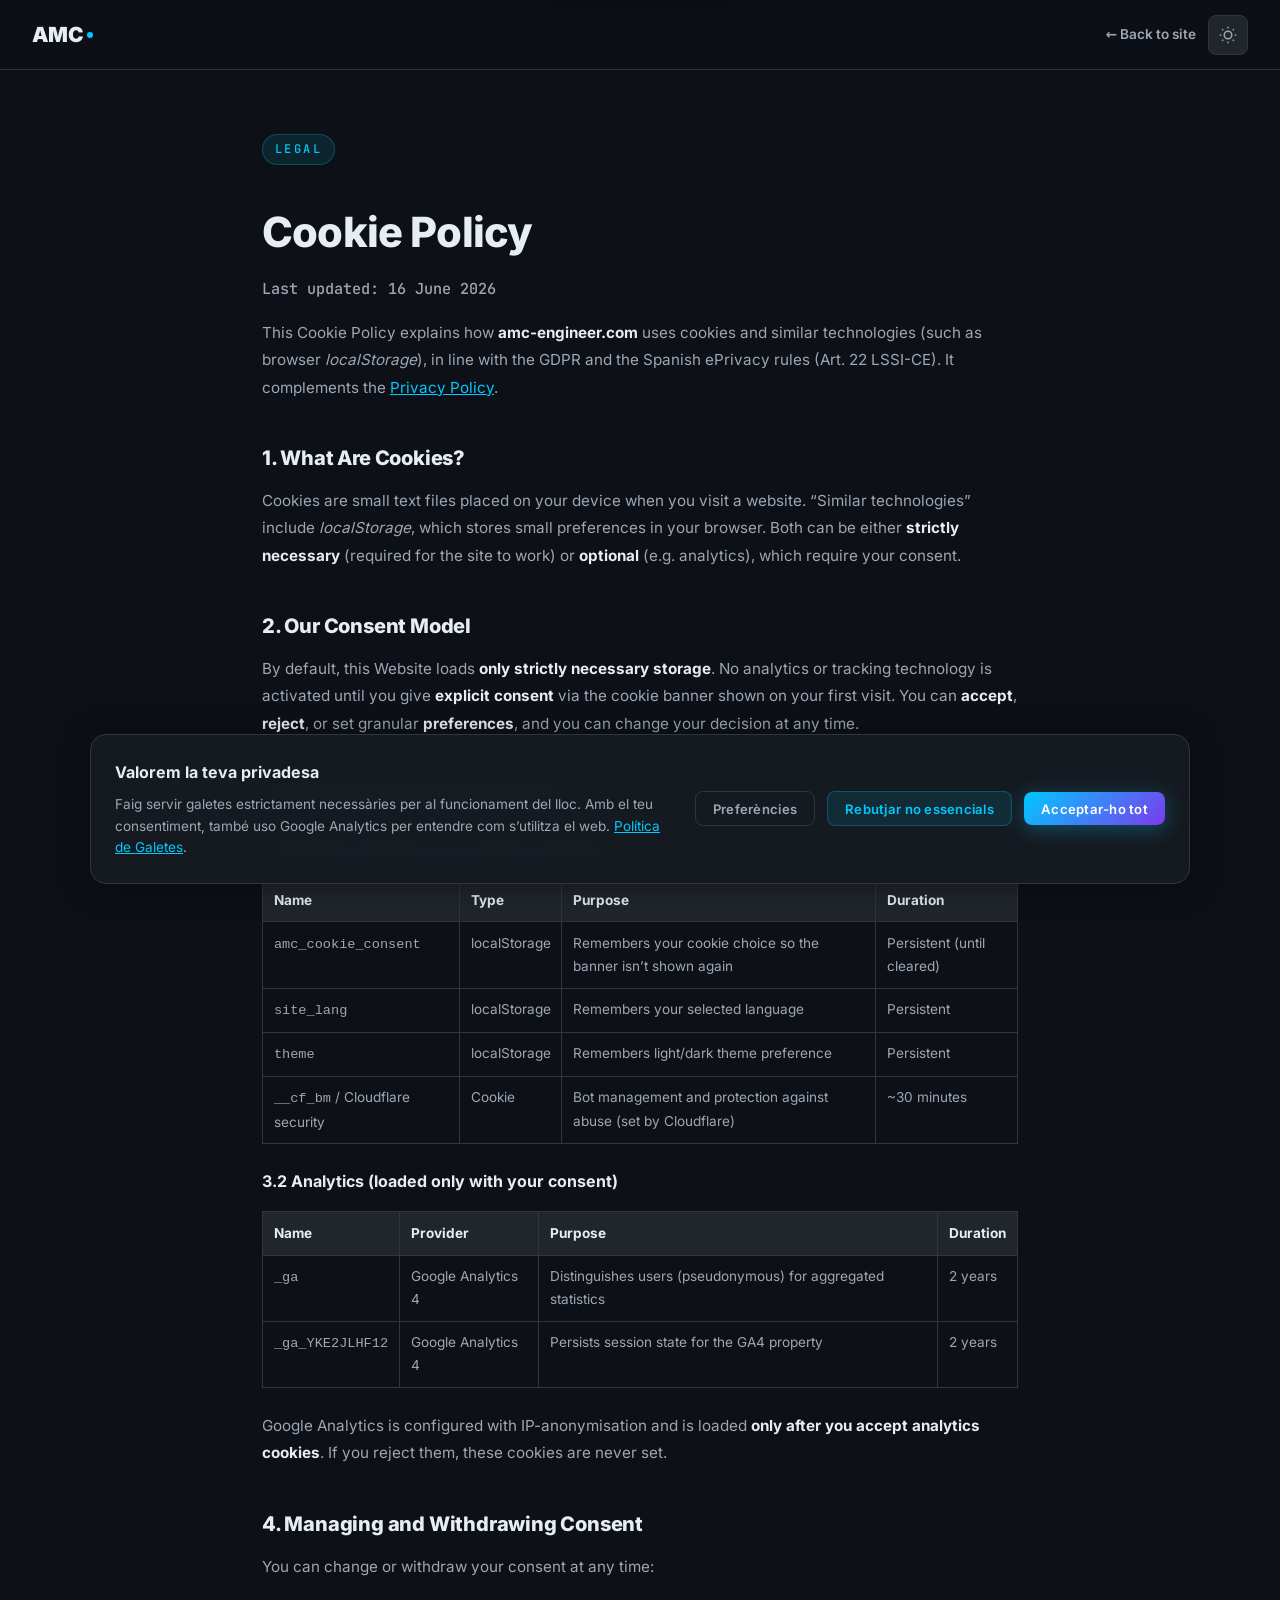
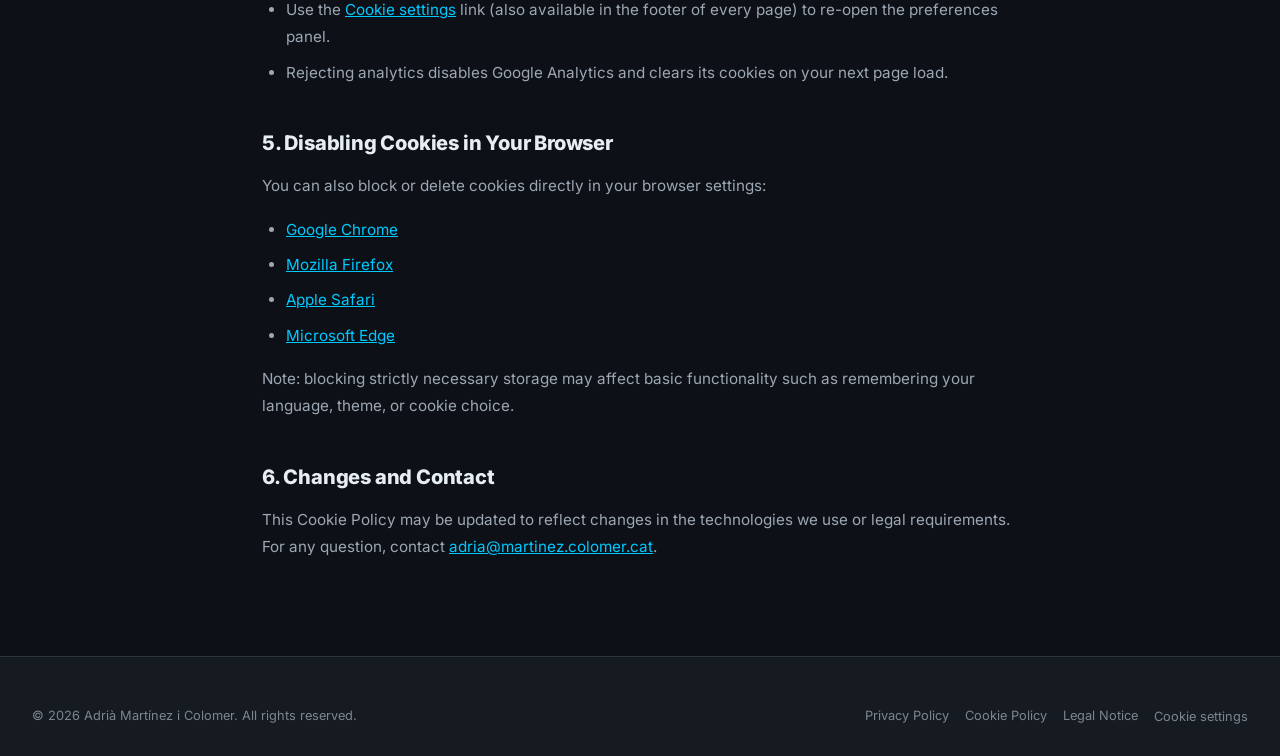
<file: cookie-policy/index.html>
<!DOCTYPE html>
<html lang="en" data-theme="dark">
<head>
  <meta charset="UTF-8" />
  <meta name="viewport" content="width=device-width, initial-scale=1.0" />
  <meta http-equiv="Content-Security-Policy" content="default-src 'self'; base-uri 'self'; object-src 'none'; img-src 'self' data: https://www.googletagmanager.com https://*.google-analytics.com; font-src 'self'; style-src 'self' 'unsafe-inline'; script-src 'self' https://www.googletagmanager.com https://challenges.cloudflare.com; connect-src 'self' https://formspree.io https://www.googletagmanager.com https://www.google-analytics.com https://*.google-analytics.com https://*.analytics.google.com https://challenges.cloudflare.com; frame-src https://challenges.cloudflare.com; form-action 'self' https://formspree.io; manifest-src 'self'; upgrade-insecure-requests" />
  <title>Cookie Policy | AMC Engineer — Adrià Martínez i Colomer</title>
  <meta name="description" content="Cookie Policy for amc-engineer.com: the cookies and local storage used, their purpose and duration, how consent works, and how to manage or withdraw consent." />
  <meta name="robots" content="index, follow" />
  <meta name="theme-color" content="#0D1117" />
  <link rel="canonical" href="https://amc-engineer.com/cookie-policy/" />

  <link rel="icon" href="/assets/favicon.svg" type="image/svg+xml" />
  <link rel="icon" href="/assets/favicon-32.png" sizes="32x32" type="image/png" />
  <link rel="apple-touch-icon" href="/assets/apple-touch-icon.png" />
  <link rel="manifest" href="/site.webmanifest" />

  <meta property="og:title" content="Cookie Policy | AMC Engineer" />
  <meta property="og:description" content="The cookies and storage used on amc-engineer.com, their purpose and duration, and how to manage consent." />
  <meta property="og:type" content="website" />
  <meta property="og:url" content="https://amc-engineer.com/cookie-policy/" />
  <meta property="og:image" content="https://amc-engineer.com/assets/images/adria-martinez-colomer-og-cover.png" />

  <link rel="preload" href="/assets/fonts/inter-latin.woff2" as="font" type="font/woff2" crossorigin />
  <link rel="stylesheet" href="/css/style.css" />
  <script src="/js/theme-init.js"></script>
</head>
<body>
  <a href="#legal-main" class="skip-link">Skip to main content</a>

  <nav class="legal-nav">
    <div class="legal-nav__inner">
      <a href="/" class="nav__logo" aria-label="AMC Engineer — Home"><span class="nav__logo-text">AMC</span><span class="nav__logo-dot"></span></a>
      <div style="display:flex;align-items:center;gap:.75rem">
        <a href="/" class="legal-nav__back">← Back to site</a>
        <button class="theme-toggle" id="themeToggle" aria-label="Toggle dark/light mode" title="Toggle theme">
          <svg class="icon-sun" xmlns="http://www.w3.org/2000/svg" viewBox="0 0 24 24" fill="none" stroke="currentColor" stroke-width="2" aria-hidden="true"><circle cx="12" cy="12" r="5"/><line x1="12" y1="1" x2="12" y2="3"/><line x1="12" y1="21" x2="12" y2="23"/><line x1="4.22" y1="4.22" x2="5.64" y2="5.64"/><line x1="18.36" y1="18.36" x2="19.78" y2="19.78"/><line x1="1" y1="12" x2="3" y2="12"/><line x1="21" y1="12" x2="23" y2="12"/><line x1="4.22" y1="19.78" x2="5.64" y2="18.36"/><line x1="18.36" y1="5.64" x2="19.78" y2="4.22"/></svg>
          <svg class="icon-moon" xmlns="http://www.w3.org/2000/svg" viewBox="0 0 24 24" fill="none" stroke="currentColor" stroke-width="2" aria-hidden="true"><path d="M21 12.79A9 9 0 1 1 11.21 3 7 7 0 0 0 21 12.79z"/></svg>
        </button>
      </div>
    </div>
  </nav>

  <main id="legal-main" class="legal">
    <div class="container legal__container">
      <span class="section__label">Legal</span>
      <h1 class="legal__title">Cookie Policy</h1>
      <p class="legal__updated">Last updated: 16 June 2026</p>

      <p>This Cookie Policy explains how <strong>amc-engineer.com</strong> uses cookies and similar technologies (such as browser <em>localStorage</em>), in line with the GDPR and the Spanish ePrivacy rules (Art. 22 LSSI-CE). It complements the <a href="/privacy-policy/">Privacy Policy</a>.</p>

      <h2>1. What Are Cookies?</h2>
      <p>Cookies are small text files placed on your device when you visit a website. “Similar technologies” include <em>localStorage</em>, which stores small preferences in your browser. Both can be either <strong>strictly necessary</strong> (required for the site to work) or <strong>optional</strong> (e.g. analytics), which require your consent.</p>

      <h2>2. Our Consent Model</h2>
      <p>By default, this Website loads <strong>only strictly necessary storage</strong>. No analytics or tracking technology is activated until you give <strong>explicit consent</strong> via the cookie banner shown on your first visit. You can <strong>accept</strong>, <strong>reject</strong>, or set granular <strong>preferences</strong>, and you can change your decision at any time.</p>

      <h2>3. Cookies and Storage We Use</h2>

      <h3>3.1 Strictly necessary (no consent required)</h3>
      <table class="legal-table">
        <thead><tr><th>Name</th><th>Type</th><th>Purpose</th><th>Duration</th></tr></thead>
        <tbody>
          <tr><td><code>amc_cookie_consent</code></td><td>localStorage</td><td>Remembers your cookie choice so the banner isn’t shown again</td><td>Persistent (until cleared)</td></tr>
          <tr><td><code>site_lang</code></td><td>localStorage</td><td>Remembers your selected language</td><td>Persistent</td></tr>
          <tr><td><code>theme</code></td><td>localStorage</td><td>Remembers light/dark theme preference</td><td>Persistent</td></tr>
          <tr><td><code>__cf_bm</code> / Cloudflare security</td><td>Cookie</td><td>Bot management and protection against abuse (set by Cloudflare)</td><td>~30 minutes</td></tr>
        </tbody>
      </table>

      <h3>3.2 Analytics (loaded only with your consent)</h3>
      <table class="legal-table">
        <thead><tr><th>Name</th><th>Provider</th><th>Purpose</th><th>Duration</th></tr></thead>
        <tbody>
          <tr><td><code>_ga</code></td><td>Google Analytics 4</td><td>Distinguishes users (pseudonymous) for aggregated statistics</td><td>2 years</td></tr>
          <tr><td><code>_ga_YKE2JLHF12</code></td><td>Google Analytics 4</td><td>Persists session state for the GA4 property</td><td>2 years</td></tr>
        </tbody>
      </table>
      <p>Google Analytics is configured with IP-anonymisation and is loaded <strong>only after you accept analytics cookies</strong>. If you reject them, these cookies are never set.</p>

      <h2>4. Managing and Withdrawing Consent</h2>
      <p>You can change or withdraw your consent at any time:</p>
      <ul>
        <li>Use the <button type="button" class="cc-link" data-cookie-settings style="background:none;border:none;padding:0;font:inherit;cursor:pointer">Cookie settings</button> link (also available in the footer of every page) to re-open the preferences panel.</li>
        <li>Rejecting analytics disables Google Analytics and clears its cookies on your next page load.</li>
      </ul>

      <h2>5. Disabling Cookies in Your Browser</h2>
      <p>You can also block or delete cookies directly in your browser settings:</p>
      <ul>
        <li><a href="https://support.google.com/chrome/answer/95647" target="_blank" rel="noopener">Google Chrome</a></li>
        <li><a href="https://support.mozilla.org/kb/clear-cookies-and-site-data-firefox" target="_blank" rel="noopener">Mozilla Firefox</a></li>
        <li><a href="https://support.apple.com/guide/safari/manage-cookies-sfri11471/mac" target="_blank" rel="noopener">Apple Safari</a></li>
        <li><a href="https://support.microsoft.com/microsoft-edge/delete-cookies-in-microsoft-edge-63947406-40ac-c3b8-57b9-2a946a29ae09" target="_blank" rel="noopener">Microsoft Edge</a></li>
      </ul>
      <p>Note: blocking strictly necessary storage may affect basic functionality such as remembering your language, theme, or cookie choice.</p>

      <h2>6. Changes and Contact</h2>
      <p>This Cookie Policy may be updated to reflect changes in the technologies we use or legal requirements. For any question, contact <a href="mailto:adria@martinez.colomer.cat">adria@martinez.colomer.cat</a>.</p>
    </div>
  </main>

  <footer class="footer" role="contentinfo">
    <div class="container">
      <div class="footer__bottom" style="border-top:none">
        <p>&copy; <span class="js-year">2026</span> Adrià Martínez i Colomer. All rights reserved.</p>
        <nav class="footer__legal" aria-label="Legal">
          <a href="/privacy-policy/">Privacy Policy</a>
          <a href="/cookie-policy/">Cookie Policy</a>
          <a href="/legal-notice/">Legal Notice</a>
          <button type="button" data-cookie-settings>Cookie settings</button>
        </nav>
      </div>
    </div>
  </footer>

  <script src="/js/legal.js" defer></script>
  <script src="/js/consent.js" defer></script>
</body>
</html>
</file>
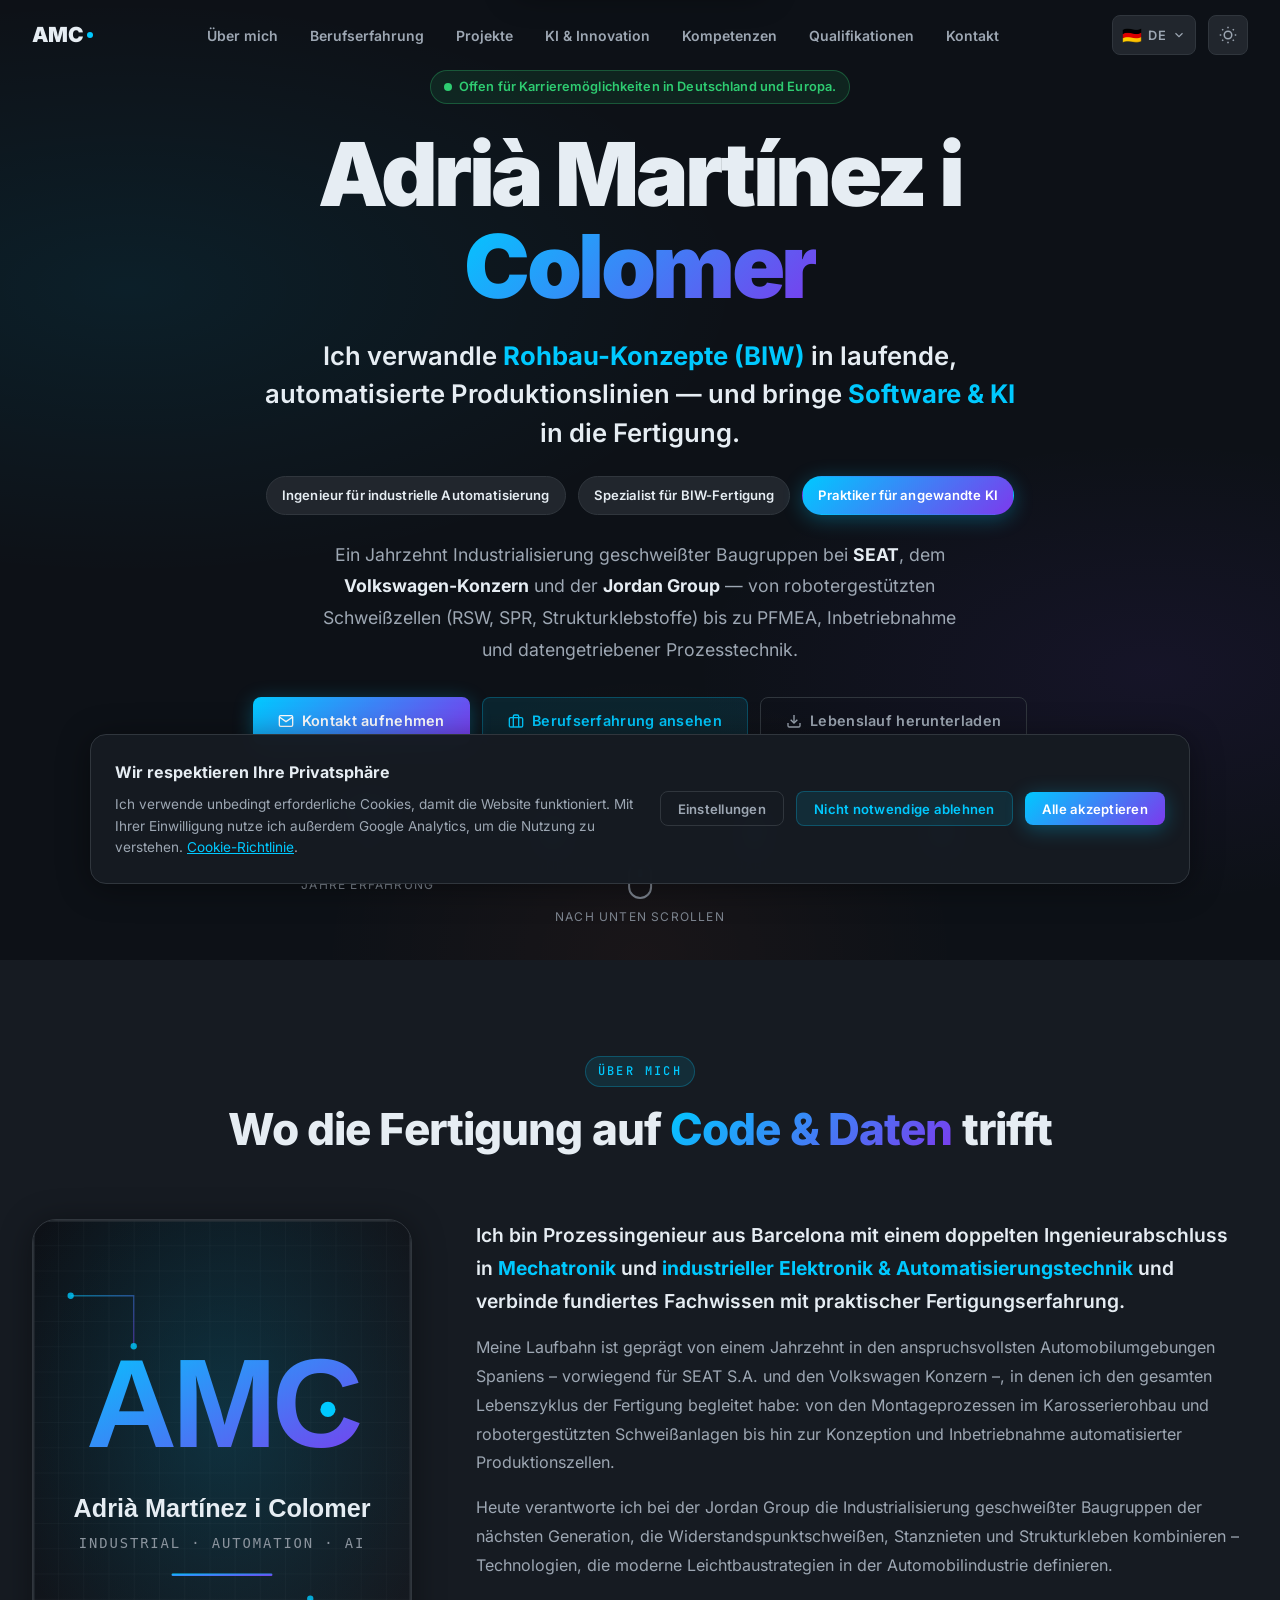
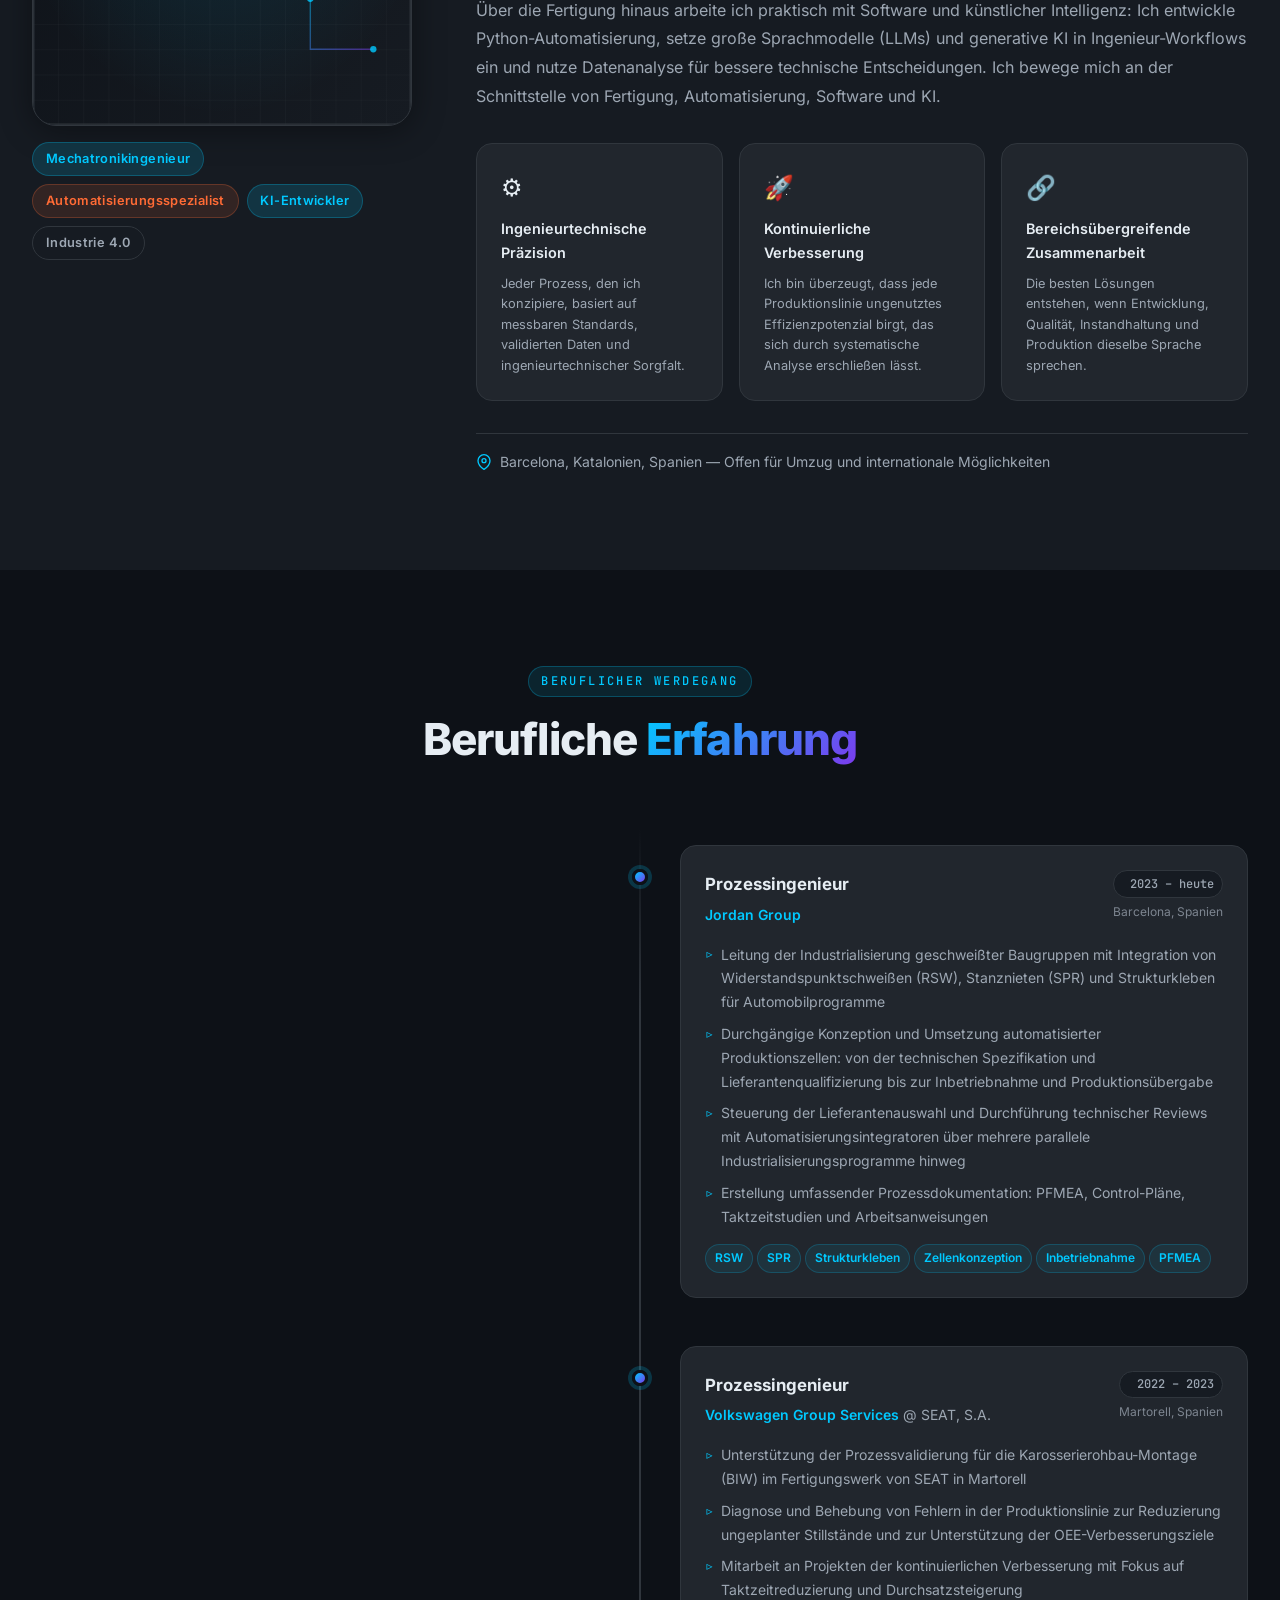
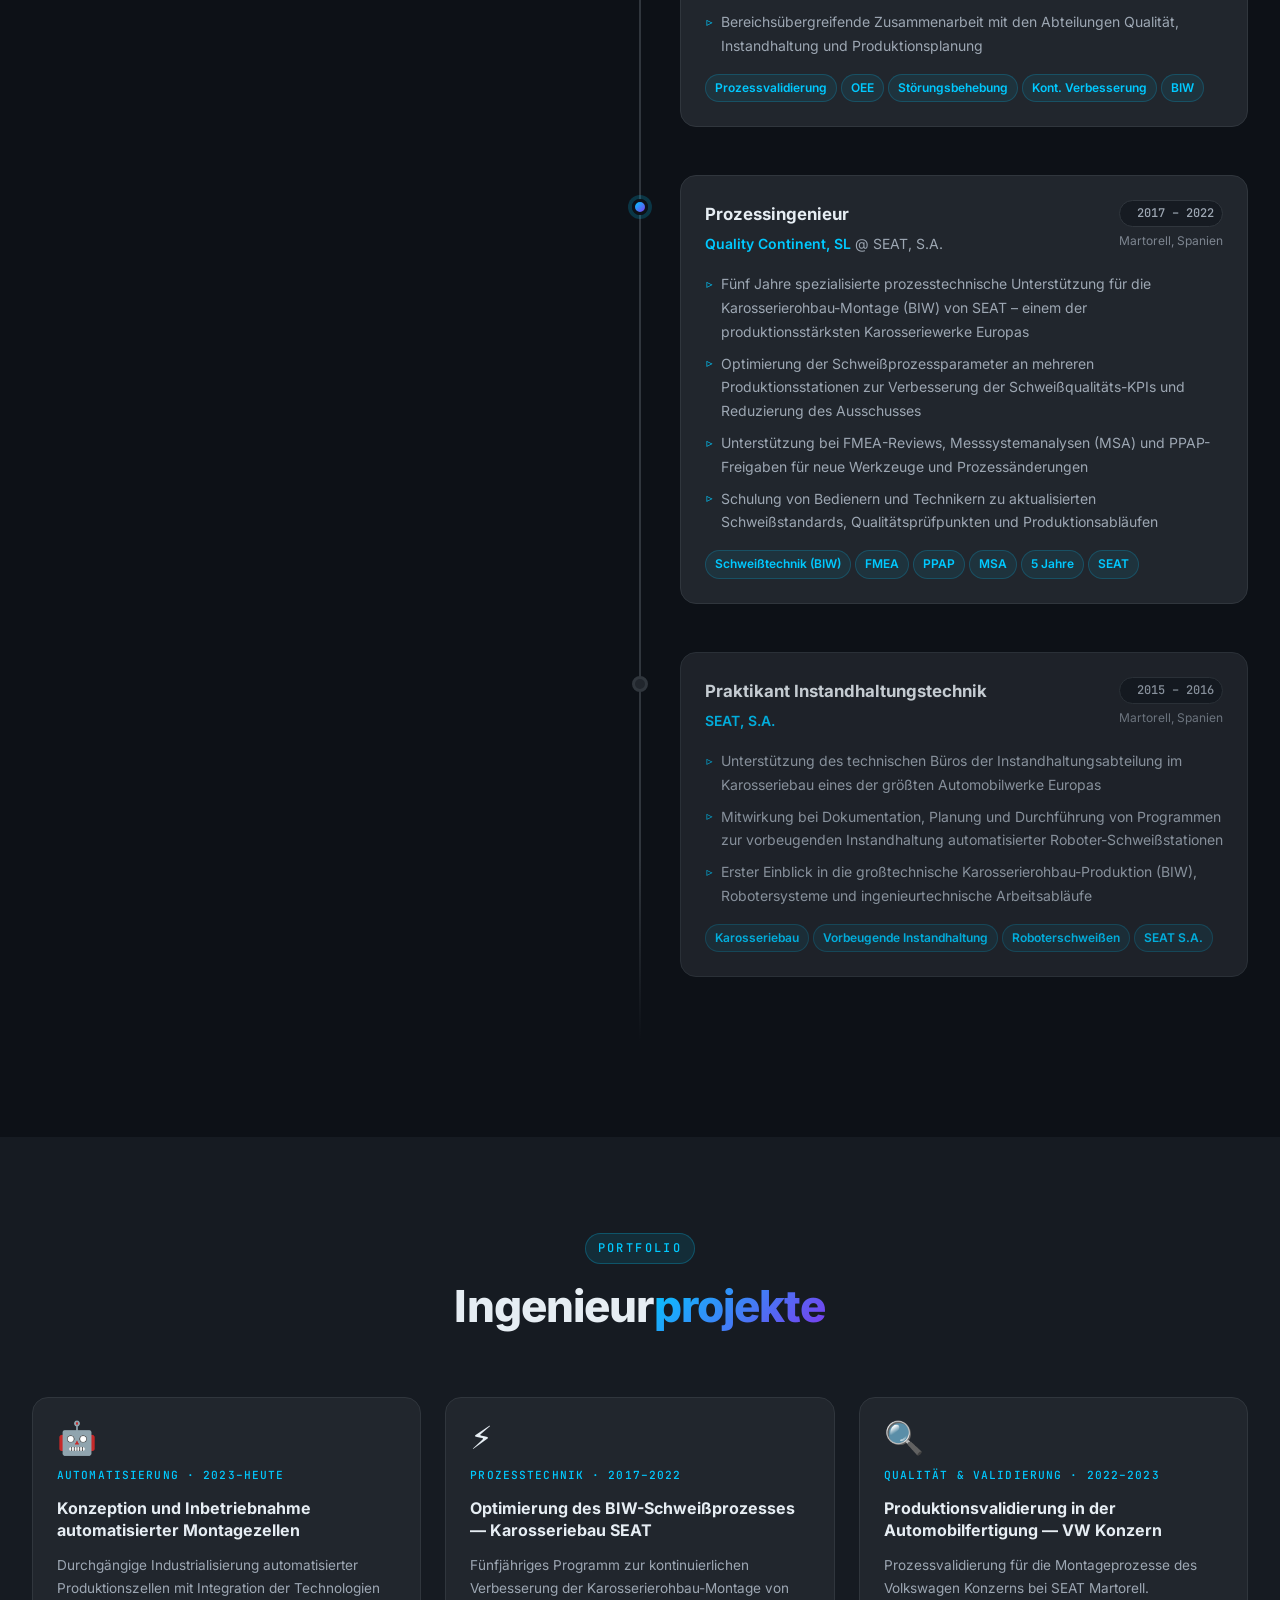
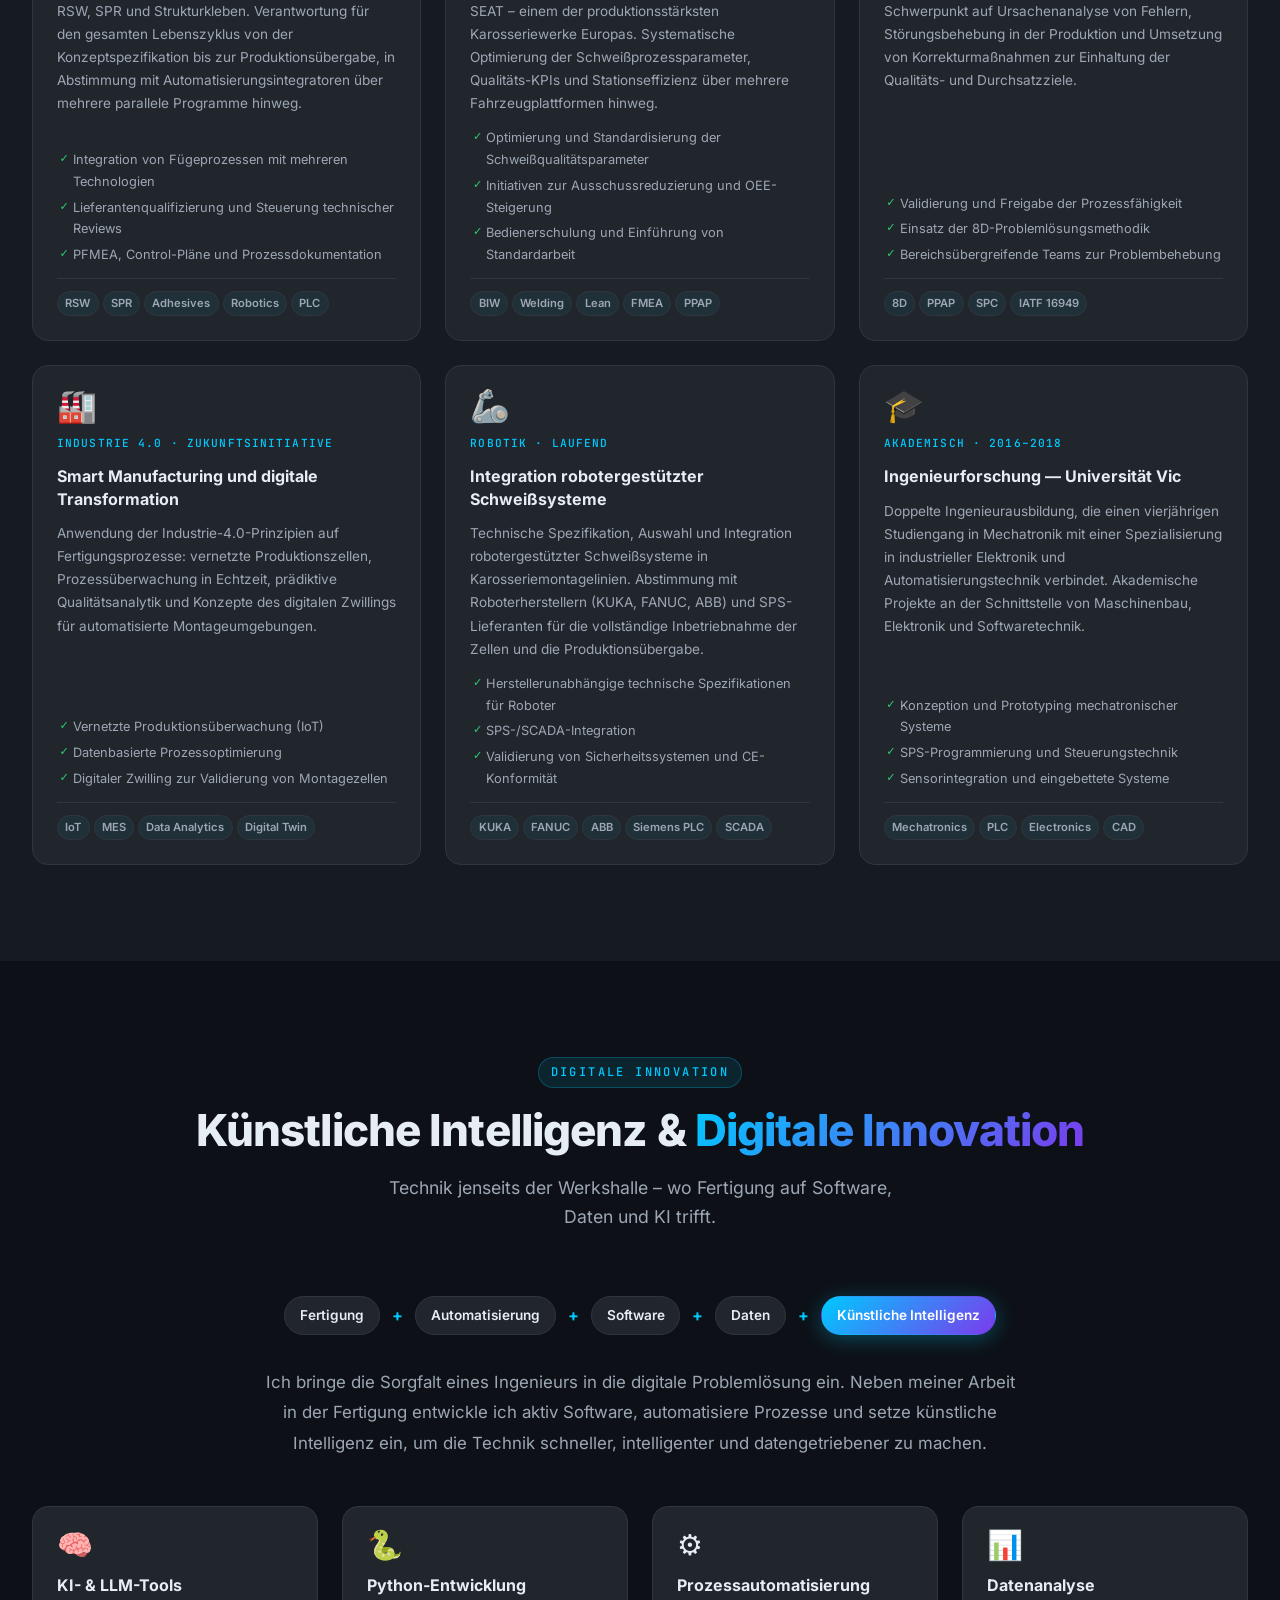
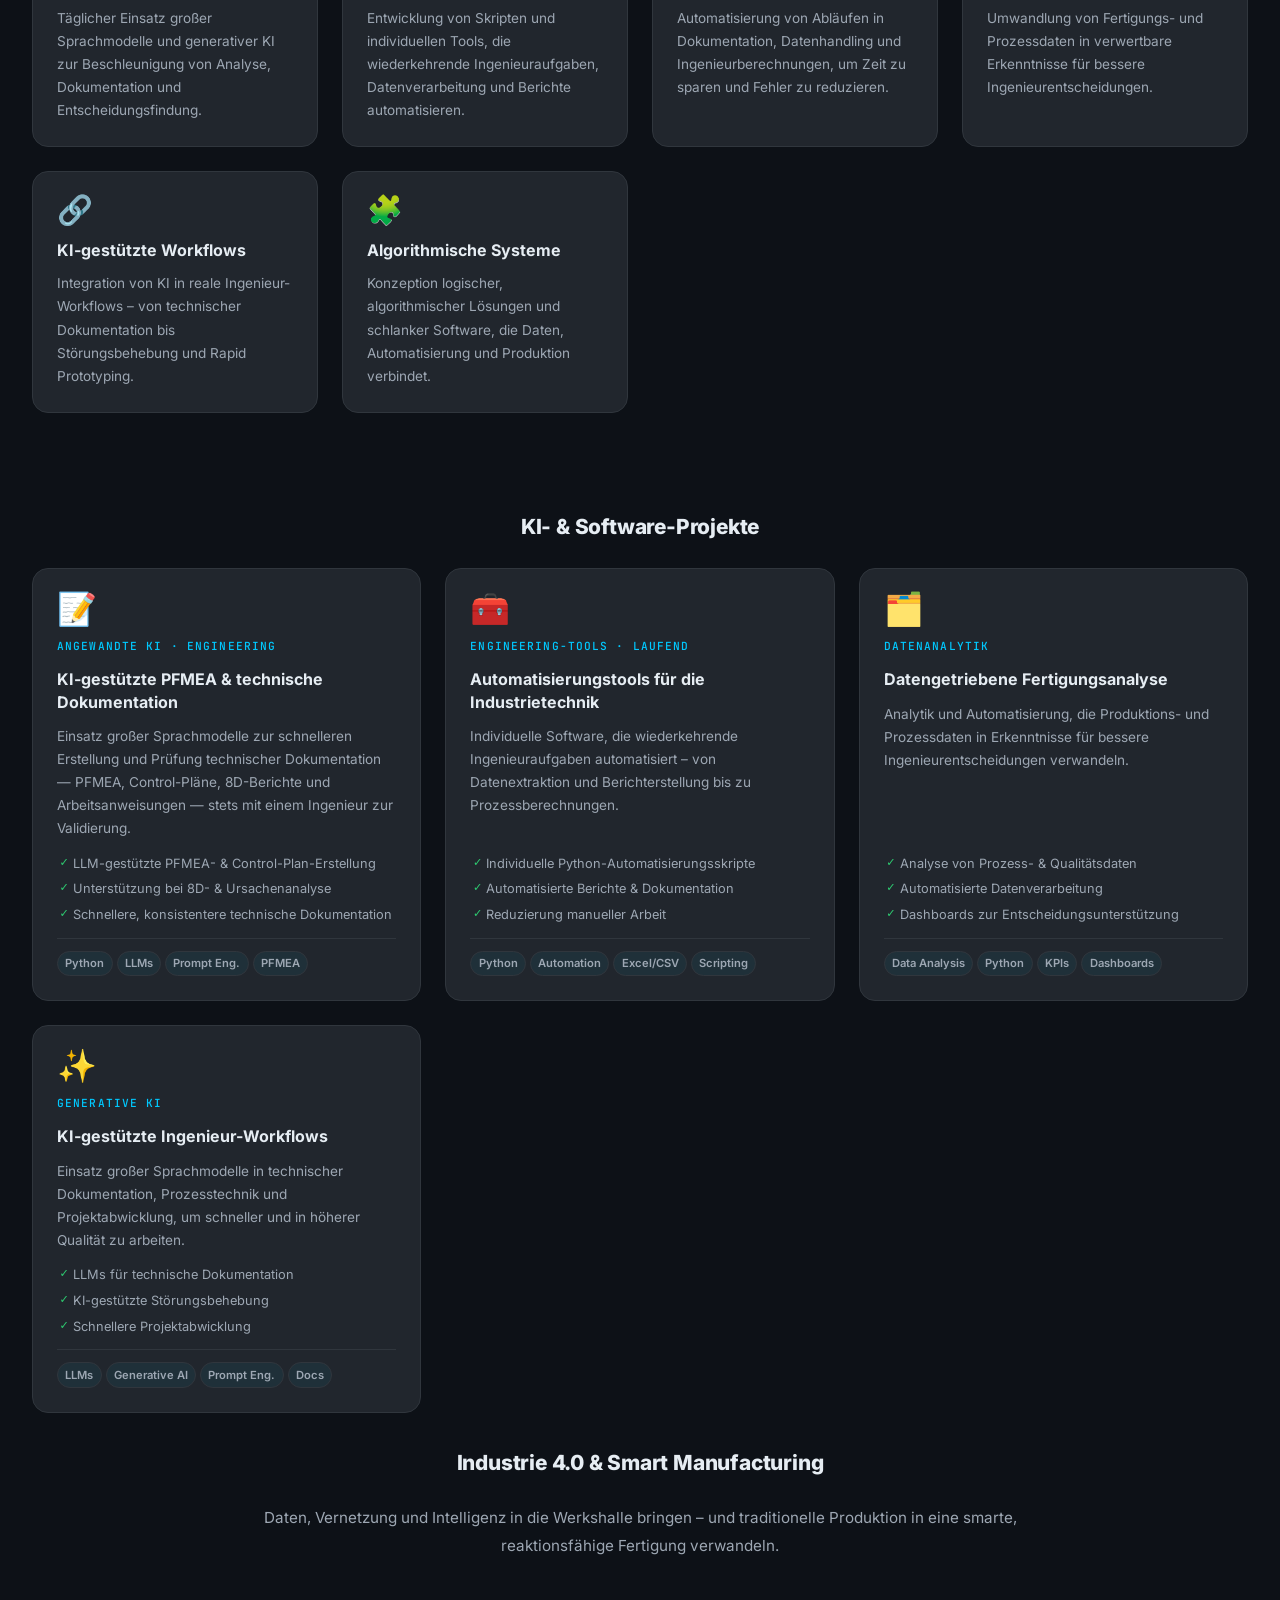
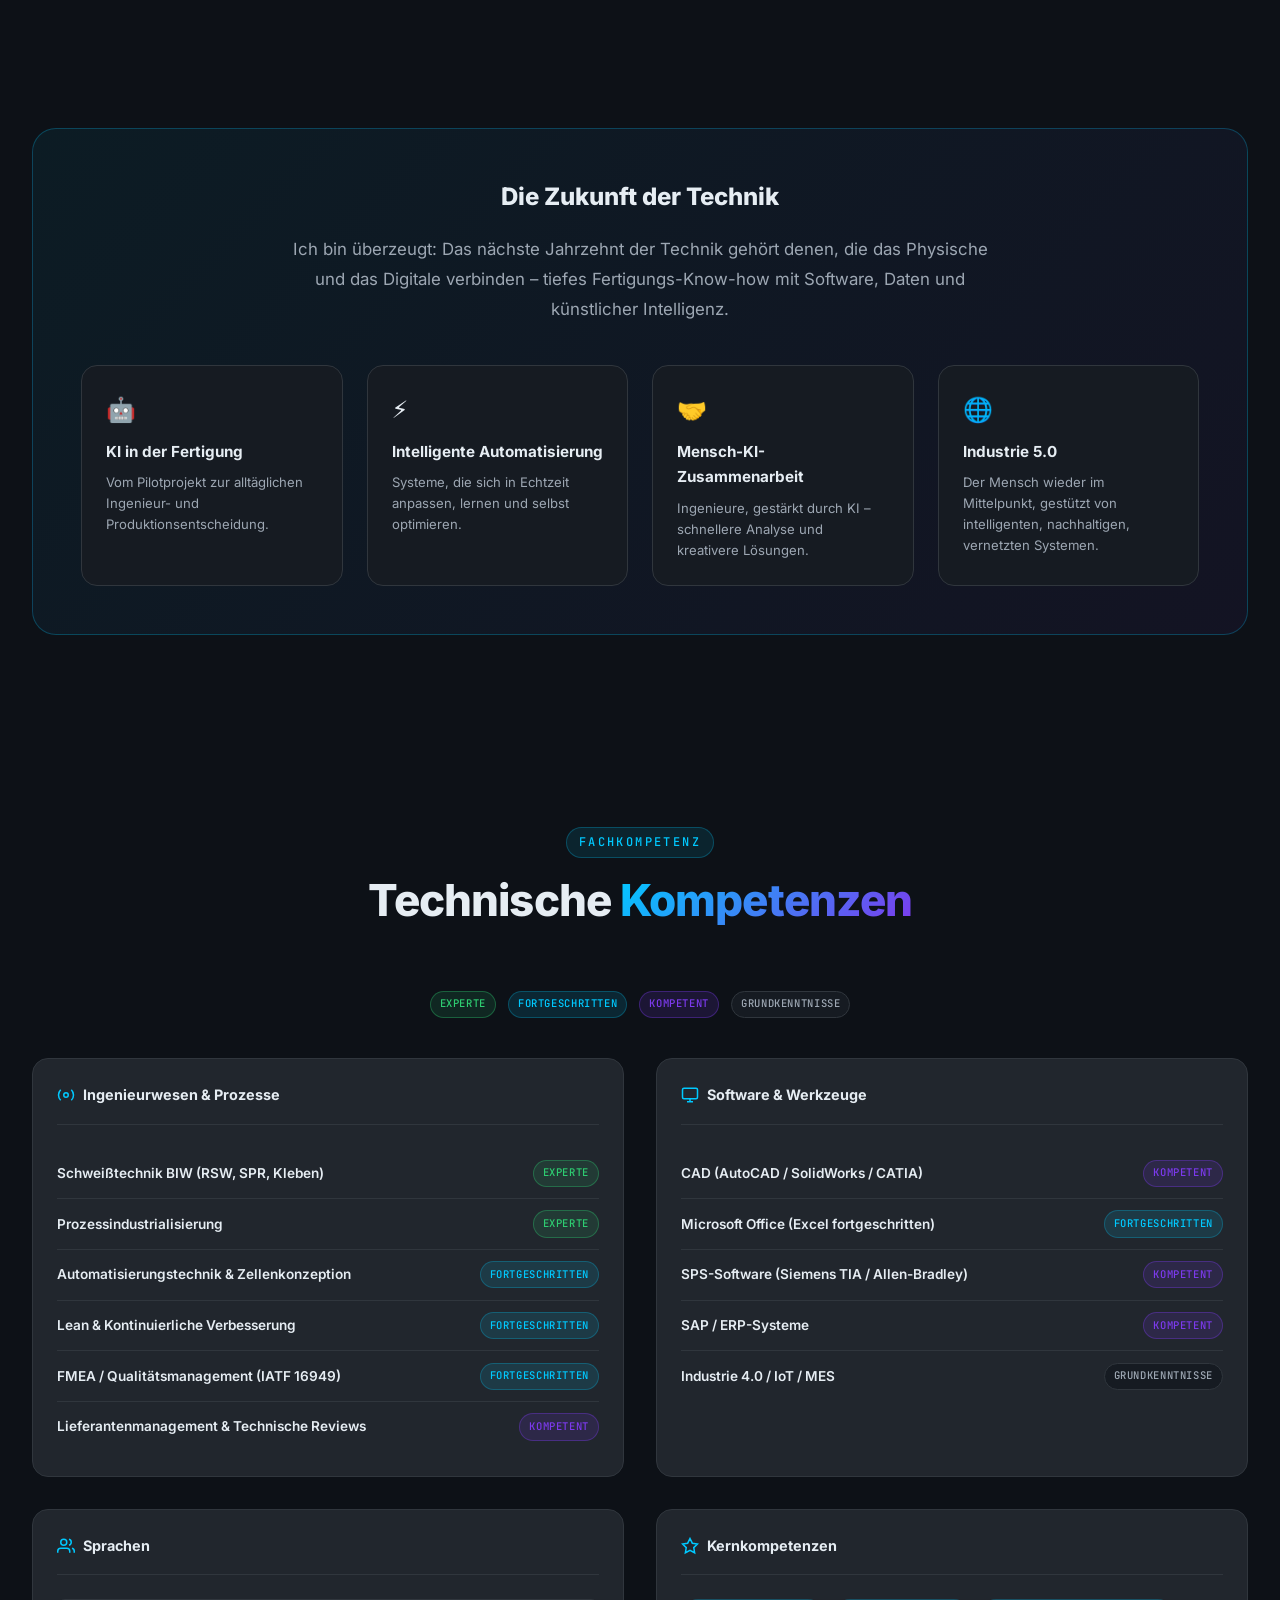
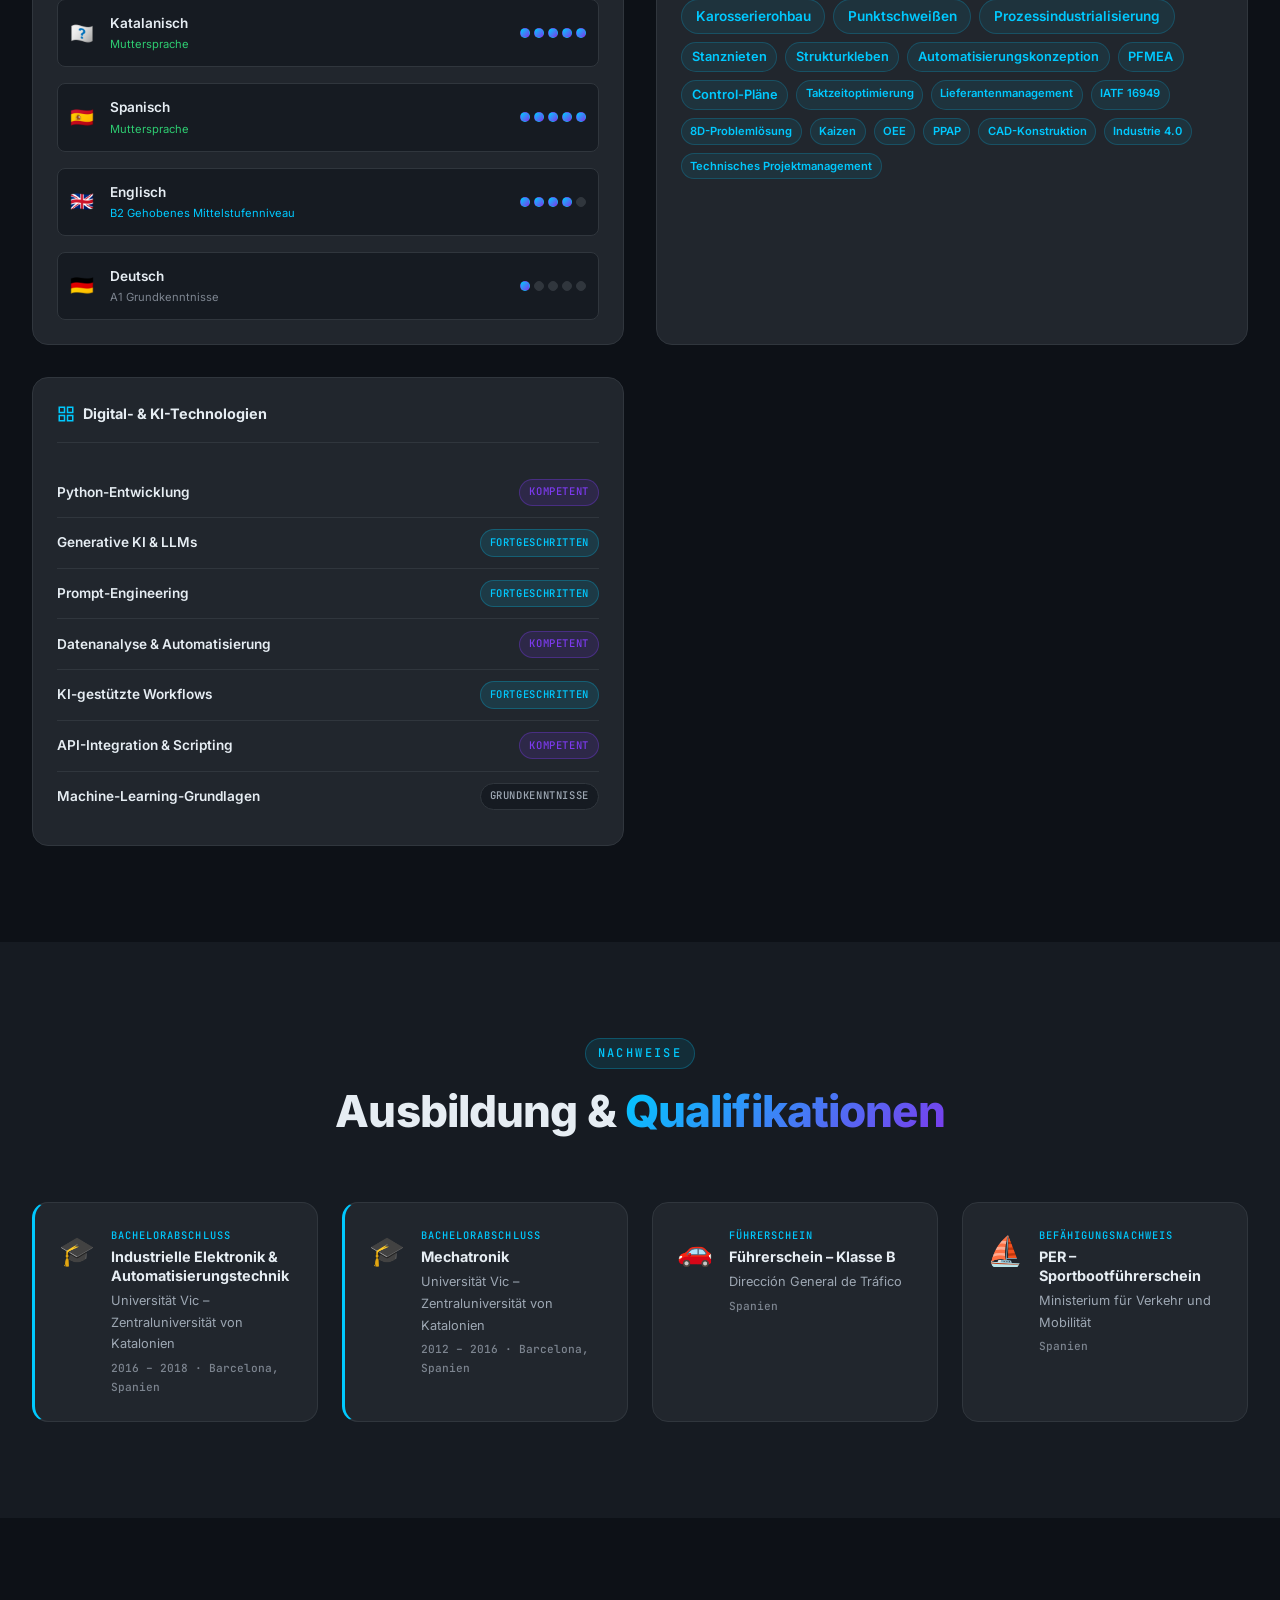
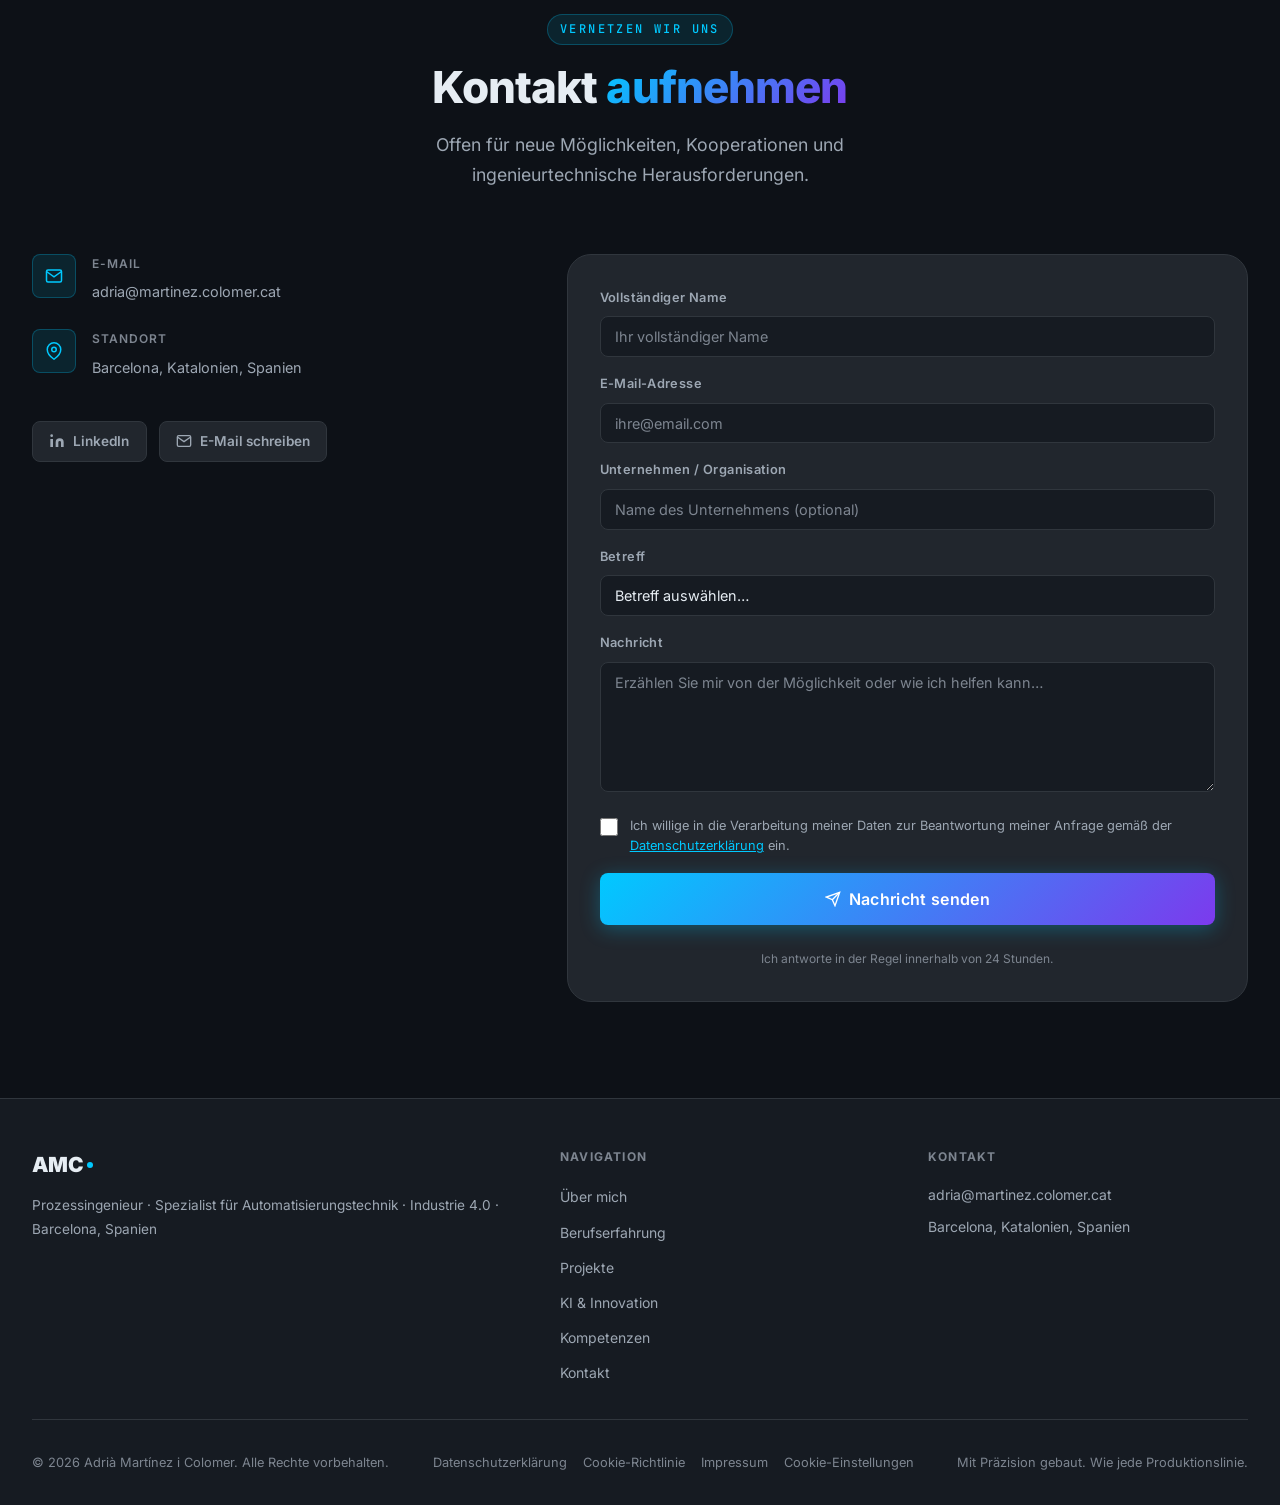
<file: de/index.html>
<!DOCTYPE html>

<html data-theme="dark" lang="de">
<head>
<meta charset="utf-8"/>
<meta content="width=device-width, initial-scale=1.0" name="viewport"/>
<!-- Content Security Policy (enforced on GitHub Pages via meta; mirror as a real
       header at Cloudflare — see docs/SECURITY.md — to also send frame-ancestors). -->
<meta content="default-src 'self'; base-uri 'self'; object-src 'none'; img-src 'self' data: https://www.googletagmanager.com https://*.google-analytics.com; font-src 'self'; style-src 'self' 'unsafe-inline'; script-src 'self' https://www.googletagmanager.com https://challenges.cloudflare.com; connect-src 'self' https://formspree.io https://www.googletagmanager.com https://www.google-analytics.com https://*.google-analytics.com https://*.analytics.google.com https://challenges.cloudflare.com; frame-src https://challenges.cloudflare.com; form-action 'self' https://formspree.io; manifest-src 'self'; upgrade-insecure-requests" http-equiv="Content-Security-Policy"/>
<title data-i18n="meta.title">Adrià Martínez i Colomer | Industrie- &amp; Automatisierungsingenieur · Angewandte KI</title>
<meta content="Industrie- und Automatisierungsingenieur an der Schnittstelle von Fertigung, Software und künstlicher Intelligenz. Über 9 Jahre im Karosserierohbau (BIW) der Automobilindustrie, dazu Python-Entwicklung, KI-/LLM-Workflows und datengetriebene Ingenieurarbeit. Barcelona, Spanien." data-i18n-content="meta.description" name="description"/>
<meta content="Adrià Martínez i Colomer" name="author"/>
<meta content="index, follow, max-image-preview:large" name="robots"/>
<meta content="#0D1117" name="theme-color"/>
<link href="https://amc-engineer.com/de/" rel="canonical"/>
<!-- Favicons & PWA -->
<link href="/assets/favicon.svg" rel="icon" type="image/svg+xml"/>
<link href="/assets/favicon-32.png" rel="icon" sizes="32x32" type="image/png"/>
<link href="/assets/favicon-16.png" rel="icon" sizes="16x16" type="image/png"/>
<link href="/assets/apple-touch-icon.png" rel="apple-touch-icon"/>
<link href="/site.webmanifest" rel="manifest"/>
<!-- Open Graph (title/description localised at build time by build.py; image is static) -->
<meta content="website" property="og:type"/>
<meta content="https://amc-engineer.com/de/" property="og:url"/>
<meta content="AMC Engineer" property="og:site_name"/>
<meta content="de_DE" property="og:locale"/>
<meta content="es_ES" property="og:locale:alternate"/>
<meta content="ca_ES" property="og:locale:alternate"/>
<meta content="de_DE" property="og:locale:alternate"/>
<meta content="Adrià Martínez i Colomer | Prozess- &amp; Automatisierungsingenieur" data-i18n-content="meta.ogTitle" property="og:title"/>
<meta content="Prozesstechnik, industrielle Automatisierung, Robotik und KI in der Fertigung. Persönliches Engineering-Portfolio — Barcelona, Spanien." data-i18n-content="meta.ogDescription" property="og:description"/>
<meta content="https://amc-engineer.com/assets/images/adria-martinez-colomer-og-cover.png" property="og:image"/>
<meta content="https://amc-engineer.com/assets/images/adria-martinez-colomer-og-cover.png" property="og:image:secure_url"/>
<meta content="image/png" property="og:image:type"/>
<meta content="1200" property="og:image:width"/>
<meta content="630" property="og:image:height"/>
<meta content="Adrià Martínez i Colomer — Process &amp; Automation Engineer. Personal engineering portfolio." property="og:image:alt"/>
<!-- Twitter / X Card -->
<meta content="summary_large_image" name="twitter:card"/>
<meta content="Adrià Martínez i Colomer | Prozess- &amp; Automatisierungsingenieur" data-i18n-content="meta.twitterTitle" name="twitter:title"/>
<meta content="Prozesstechnik, industrielle Automatisierung, Robotik und KI in der Fertigung. Persönliches Engineering-Portfolio — Barcelona, Spanien." data-i18n-content="meta.twitterDescription" name="twitter:description"/>
<meta content="https://amc-engineer.com/assets/images/adria-martinez-colomer-og-cover.png" name="twitter:image"/>
<meta content="Adrià Martínez i Colomer — Process &amp; Automation Engineer. Personal engineering portfolio." name="twitter:image:alt"/>
<!-- hreflang (static, crawlable; per-language hrefs written by build.py) -->
<link href="https://amc-engineer.com/" hreflang="en" rel="alternate"/>
<link href="https://amc-engineer.com/es/" hreflang="es" rel="alternate"/>
<link href="https://amc-engineer.com/ca/" hreflang="ca" rel="alternate"/>
<link href="https://amc-engineer.com/de/" hreflang="de" rel="alternate"/>
<link href="https://amc-engineer.com/" hreflang="x-default" rel="alternate"/>
<!-- Anti-flicker: apply saved theme before first paint (external for CSP) -->
<script src="/js/theme-init.js"></script>
<!-- Self-hosted fonts (no external Google Fonts requests) -->
<link as="font" crossorigin="" href="/assets/fonts/inter-latin.woff2" rel="preload" type="font/woff2"/>
<!-- Stylesheet -->
<link href="/css/style.css" rel="stylesheet"/>
<!-- Structured Data: Person + WebSite + ProfilePage (Schema.org / JSON-LD @graph) -->
<script type="application/ld+json">
  {
    "@context": "https://schema.org",
    "@graph": [
      {
        "@type": "Person",
        "@id": "https://amc-engineer.com/#person",
        "name": "Adrià Martínez i Colomer",
        "givenName": "Adrià",
        "familyName": "Martínez i Colomer",
        "jobTitle": "Process & Automation Engineer",
        "description": "Process and automation engineer focused on manufacturing engineering, industrial automation, robotics, and AI applied to manufacturing.",
        "url": "https://amc-engineer.com/",
        "image": "https://amc-engineer.com/assets/images/adria-martinez-colomer-og-cover.png",
        "email": "mailto:adria@martinez.colomer.cat",
        "address": {
          "@type": "PostalAddress",
          "addressLocality": "Barcelona",
          "addressRegion": "Catalonia",
          "addressCountry": "ES"
        },
        "nationality": "Spanish",
        "alumniOf": {
          "@type": "CollegeOrUniversity",
          "name": "University of Vic – Central University of Catalonia"
        },
        "knowsLanguage": ["ca", "es", "en", "de"],
        "knowsAbout": [
          "Process Engineering",
          "Industrial Automation",
          "Manufacturing Engineering",
          "Robotics",
          "BIW Manufacturing",
          "Resistance Spot Welding",
          "PLC Systems",
          "PFMEA",
          "Lean Manufacturing",
          "Industry 4.0",
          "Applied Artificial Intelligence",
          "Python"
        ],
        "worksFor": {
          "@type": "Organization",
          "name": "Jordan Group"
        },
        "sameAs": [
          "https://www.linkedin.com/in/adri%C3%A0-mart%C3%ADnez-i-colomer-8b1340160/"
        ]
      },
      {
        "@type": "WebSite",
        "@id": "https://amc-engineer.com/#website",
        "url": "https://amc-engineer.com/",
        "name": "AMC Engineer",
        "description": "Personal engineering portfolio of Adrià Martínez i Colomer — process engineering, industrial automation, robotics, and AI applied to manufacturing.",
        "inLanguage": ["en", "es", "ca", "de"],
        "author": { "@id": "https://amc-engineer.com/#person" },
        "publisher": { "@id": "https://amc-engineer.com/#person" },
        "about": { "@id": "https://amc-engineer.com/#person" }
      },
      {
        "@type": "ProfilePage",
        "@id": "https://amc-engineer.com/#profilepage",
        "url": "https://amc-engineer.com/",
        "name": "Adrià Martínez i Colomer | Process & Automation Engineer",
        "isPartOf": { "@id": "https://amc-engineer.com/#website" },
        "mainEntity": { "@id": "https://amc-engineer.com/#person" },
        "inLanguage": "en"
      }
    ]
  }
  </script>
</head>
<body>
<a class="skip-link" data-i18n="a11y.skip" href="#home">Zum Hauptinhalt springen</a>
<!-- ═══════════════════════ NAVIGATION ═══════════════════════ -->
<nav aria-label="Main navigation" class="nav" id="navbar" role="navigation">
<div class="nav__container">
<a aria-label="Home" class="nav__logo" href="#home">
<span class="nav__logo-text">AMC</span>
<span class="nav__logo-dot"></span>
</a>
<ul class="nav__links" id="navLinks" role="list">
<li><a class="nav__link" data-i18n="nav.about" href="#about">Über mich</a></li>
<li><a class="nav__link" data-i18n="nav.experience" href="#experience">Berufserfahrung</a></li>
<li><a class="nav__link" data-i18n="nav.projects" href="#projects">Projekte</a></li>
<li><a class="nav__link" data-i18n="nav.ai" href="#ai">KI &amp; Innovation</a></li>
<li><a class="nav__link" data-i18n="nav.skills" href="#skills">Kompetenzen</a></li>
<li><a class="nav__link" data-i18n="nav.certifications" href="#certifications">Qualifikationen</a></li>
<li><a class="nav__link" data-i18n="nav.contact" href="#contact">Kontakt</a></li>
</ul>
<div class="nav__actions">
<!-- Language Switcher -->
<div class="lang-switch" data-lang-switch="">
<button aria-expanded="false" aria-haspopup="listbox" aria-label="Sprache auswählen" class="lang-switch__btn" data-i18n-aria-label="nav.langLabel" data-lang-btn="">
<span class="lang-switch__flag" data-lang-current-flag="">🇬🇧</span>
<span class="lang-switch__short" data-lang-current-code="">EN</span>
<svg class="lang-switch__chevron" fill="none" stroke="currentColor" stroke-width="2" viewbox="0 0 24 24" xmlns="http://www.w3.org/2000/svg"><polyline points="6 9 12 15 18 9"></polyline></svg>
</button>
<ul aria-label="Language options" class="lang-switch__menu" data-lang-menu="" role="listbox"></ul>
</div>
<button aria-label="Hell-/Dunkelmodus wechseln" class="theme-toggle" data-i18n-aria-label="nav.themeToggle" data-i18n-title="nav.themeToggle" id="themeToggle" title="Hell-/Dunkelmodus wechseln">
<svg class="icon-sun" fill="none" stroke="currentColor" stroke-width="2" viewbox="0 0 24 24" xmlns="http://www.w3.org/2000/svg"><circle cx="12" cy="12" r="5"></circle><line x1="12" x2="12" y1="1" y2="3"></line><line x1="12" x2="12" y1="21" y2="23"></line><line x1="4.22" x2="5.64" y1="4.22" y2="5.64"></line><line x1="18.36" x2="19.78" y1="18.36" y2="19.78"></line><line x1="1" x2="3" y1="12" y2="12"></line><line x1="21" x2="23" y1="12" y2="12"></line><line x1="4.22" x2="5.64" y1="19.78" y2="18.36"></line><line x1="18.36" x2="19.78" y1="5.64" y2="4.22"></line></svg>
<svg class="icon-moon" fill="none" stroke="currentColor" stroke-width="2" viewbox="0 0 24 24" xmlns="http://www.w3.org/2000/svg"><path d="M21 12.79A9 9 0 1 1 11.21 3 7 7 0 0 0 21 12.79z"></path></svg>
</button>
<button aria-expanded="false" aria-label="Mobiles Menü öffnen" class="nav__hamburger" data-i18n-aria-label="nav.menuToggle" id="hamburger">
<span></span><span></span><span></span>
</button>
</div>
</div>
</nav>
<main id="main">
<!-- ═══════════════════════ HERO ═══════════════════════ -->
<section aria-label="Introduction" class="hero" id="home">
<div class="hero__bg-canvas" id="heroCanvas"></div>
<div class="hero__content">
<div class="hero__banner animate-fade-up" data-delay="0">
<span class="hero__banner-dot"></span>
<span data-i18n="hero.banner">Offen für Karrieremöglichkeiten in Deutschland und Europa.</span>
</div>
<h1 class="hero__name animate-fade-up" data-delay="100">Adrià Martínez i<br/><span class="gradient-text">Colomer</span></h1>
<p class="hero__headline animate-fade-up" data-delay="200" data-i18n="hero.headline" data-i18n-html="">Ich verwandle <strong>Rohbau-Konzepte (BIW)</strong> in laufende, automatisierte Produktionslinien — und bringe <strong>Software &amp; KI</strong> in die Fertigung.</p>
<div aria-label="Core specializations" class="hero__pillars animate-fade-up" data-delay="300" role="list">
<span class="hero__pillar" data-i18n="hero.pillars.0" role="listitem">Ingenieur für industrielle Automatisierung</span>
<span class="hero__pillar" data-i18n="hero.pillars.1" role="listitem">Spezialist für BIW-Fertigung</span>
<span class="hero__pillar hero__pillar--accent" data-i18n="hero.pillars.2" role="listitem">Praktiker für angewandte KI</span>
</div>
<p class="hero__description animate-fade-up" data-delay="380" data-i18n="hero.description" data-i18n-html="">Ein Jahrzehnt Industrialisierung geschweißter Baugruppen bei <strong>SEAT</strong>, dem <strong>Volkswagen-Konzern</strong> und der <strong>Jordan Group</strong> — von robotergestützten Schweißzellen (RSW, SPR, Strukturklebstoffe) bis zu PFMEA, Inbetriebnahme und datengetriebener Prozesstechnik.</p>
<div class="hero__cta animate-fade-up" data-delay="460">
<a class="btn btn--primary" href="#contact">
<svg aria-hidden="true" fill="none" stroke="currentColor" stroke-width="2" viewbox="0 0 24 24" xmlns="http://www.w3.org/2000/svg"><path d="M4 4h16c1.1 0 2 .9 2 2v12c0 1.1-.9 2-2 2H4c-1.1 0-2-.9-2-2V6c0-1.1.9-2 2-2z"></path><polyline points="22,6 12,13 2,6"></polyline></svg>
<span data-i18n="hero.ctaContact">Kontakt aufnehmen</span>
</a>
<a class="btn btn--secondary" href="#experience">
<svg aria-hidden="true" fill="none" stroke="currentColor" stroke-width="2" viewbox="0 0 24 24" xmlns="http://www.w3.org/2000/svg"><rect height="14" rx="2" ry="2" width="20" x="2" y="7"></rect><path d="M16 21V5a2 2 0 0 0-2-2h-4a2 2 0 0 0-2 2v16"></path></svg>
<span data-i18n="hero.ctaExperience">Berufserfahrung ansehen</span>
</a>
<a class="btn btn--outline" data-i18n-href="hero.cvHref" download="" href="/cv/CV_EN_Adria_Martinez_Colomer.docx">
<svg aria-hidden="true" fill="none" stroke="currentColor" stroke-width="2" viewbox="0 0 24 24" xmlns="http://www.w3.org/2000/svg"><path d="M21 15v4a2 2 0 0 1-2 2H5a2 2 0 0 1-2-2v-4"></path><polyline points="7 10 12 15 17 10"></polyline><line x1="12" x2="12" y1="15" y2="3"></line></svg>
<span data-i18n="hero.ctaCV">Lebenslauf herunterladen</span>
</a>
</div>
<div class="hero__stats animate-fade-up" data-delay="560">
<div class="stat">
<span class="stat__number" data-target="10">0</span><span class="stat__plus">+</span>
<span class="stat__label" data-i18n="hero.statYears">Jahre Erfahrung</span>
</div>
<div class="stat__divider"></div>
<div class="stat">
<span class="stat__number" data-target="4">0</span>
<span class="stat__label" data-i18n="hero.statCompanies">Unternehmen</span>
</div>
<div class="stat__divider"></div>
<div class="stat">
<span class="stat__number" data-target="2">0</span>
<span class="stat__label" data-i18n="hero.statDegrees">Ingenieurabschlüsse</span>
</div>
<div class="stat__divider"></div>
<div class="stat">
<span class="stat__number" data-target="4">0</span>
<span class="stat__label" data-i18n="hero.statLanguages">Sprachen</span>
</div>
</div>
</div>
<div class="hero__scroll-indicator">
<a aria-label="Scroll to About section" href="#about">
<div class="scroll-mouse"><div class="scroll-wheel"></div></div>
<span data-i18n="hero.scroll">Nach unten scrollen</span>
</a>
</div>
</section>
<!-- ═══════════════════════ ABOUT ═══════════════════════ -->
<section aria-labelledby="about-title" class="section about" id="about">
<div class="container">
<div class="section__header reveal">
<span class="section__label" data-i18n="about.label">Über mich</span>
<h2 class="section__title" data-i18n="about.title" data-i18n-html="" id="about-title">Wo die Fertigung auf <span class="gradient-text">Code &amp; Daten</span> trifft</h2>
</div>
<div class="about__grid">
<div class="about__image-wrapper reveal">
<div class="about__image">
<!-- Drop-in: replace the line below with a real headshot, e.g.
                 <img src="/assets/adria.jpg" alt="Adrià Martínez i Colomer" class="about__photo" width="600" height="800" /> -->
<img alt="Adrià Martínez i Colomer — Industrial, Automation &amp; AI engineer" class="about__photo" height="800" loading="lazy" src="/assets/avatar.svg" width="600"/>
</div>
<div class="about__badges">
<div class="badge badge--accent" data-i18n="about.badge1">Mechatronikingenieur</div>
<div class="badge badge--secondary" data-i18n="about.badge2">Automatisierungsspezialist</div>
<div class="badge badge--accent" data-i18n="about.badge4">KI-Entwickler</div>
<div class="badge badge--outline" data-i18n="about.badge3">Industrie 4.0</div>
</div>
</div>
<div class="about__content reveal">
<p class="about__lead" data-i18n="about.lead" data-i18n-html="">Ich bin Prozessingenieur aus Barcelona mit einem doppelten Ingenieurabschluss in <strong>Mechatronik</strong> und <strong>industrieller Elektronik &amp; Automatisierungstechnik</strong> und verbinde fundiertes Fachwissen mit praktischer Fertigungserfahrung.</p>
<p class="about__text" data-i18n="about.text1">Meine Laufbahn ist geprägt von einem Jahrzehnt in den anspruchsvollsten Automobilumgebungen Spaniens – vorwiegend für SEAT S.A. und den Volkswagen Konzern –, in denen ich den gesamten Lebenszyklus der Fertigung begleitet habe: von den Montageprozessen im Karosserierohbau und robotergestützten Schweißanlagen bis hin zur Konzeption und Inbetriebnahme automatisierter Produktionszellen.</p>
<p class="about__text" data-i18n="about.text2">Heute verantworte ich bei der Jordan Group die Industrialisierung geschweißter Baugruppen der nächsten Generation, die Widerstandspunktschweißen, Stanznieten und Strukturkleben kombinieren – Technologien, die moderne Leichtbaustrategien in der Automobilindustrie definieren.</p>
<p class="about__text" data-i18n="about.text3">Über die Fertigung hinaus arbeite ich praktisch mit Software und künstlicher Intelligenz: Ich entwickle Python-Automatisierung, setze große Sprachmodelle (LLMs) und generative KI in Ingenieur-Workflows ein und nutze Datenanalyse für bessere technische Entscheidungen. Ich bewege mich an der Schnittstelle von Fertigung, Automatisierung, Software und KI.</p>
<div class="about__values">
<div class="value-card">
<span class="value-card__icon">⚙️</span>
<h3 data-i18n="about.v1t">Ingenieurtechnische Präzision</h3>
<p data-i18n="about.v1p">Jeder Prozess, den ich konzipiere, basiert auf messbaren Standards, validierten Daten und ingenieurtechnischer Sorgfalt.</p>
</div>
<div class="value-card">
<span class="value-card__icon">🚀</span>
<h3 data-i18n="about.v2t">Kontinuierliche Verbesserung</h3>
<p data-i18n="about.v2p">Ich bin überzeugt, dass jede Produktionslinie ungenutztes Effizienzpotenzial birgt, das sich durch systematische Analyse erschließen lässt.</p>
</div>
<div class="value-card">
<span class="value-card__icon">🔗</span>
<h3 data-i18n="about.v3t">Bereichsübergreifende Zusammenarbeit</h3>
<p data-i18n="about.v3p">Die besten Lösungen entstehen, wenn Entwicklung, Qualität, Instandhaltung und Produktion dieselbe Sprache sprechen.</p>
</div>
</div>
<div class="about__location">
<svg fill="none" stroke="currentColor" stroke-width="2" viewbox="0 0 24 24" xmlns="http://www.w3.org/2000/svg"><path d="M21 10c0 7-9 13-9 13s-9-6-9-13a9 9 0 0 1 18 0z"></path><circle cx="12" cy="10" r="3"></circle></svg>
<span data-i18n="about.location">Barcelona, Katalonien, Spanien — Offen für Umzug und internationale Möglichkeiten</span>
</div>
</div>
</div>
</div>
</section>
<!-- ═══════════════════════ EXPERIENCE ═══════════════════════ -->
<section aria-labelledby="experience-title" class="section experience" id="experience">
<div class="container">
<div class="section__header reveal">
<span class="section__label" data-i18n="exp.label">Beruflicher Werdegang</span>
<h2 class="section__title" data-i18n="exp.title" data-i18n-html="" id="experience-title">Berufliche <span class="gradient-text">Erfahrung</span></h2>
</div>
<div class="timeline">
<div class="timeline__item timeline__item--left reveal">
<div class="timeline__dot"></div>
<div class="timeline__card">
<div class="timeline__card-header">
<div>
<h3 class="timeline__role" data-i18n="exp.jobs.0.role">Prozessingenieur</h3>
<p class="timeline__company"><span data-i18n="exp.jobs.0.company">Jordan Group</span></p>
</div>
<div class="timeline__meta">
<span class="timeline__date" data-i18n="exp.jobs.0.dates">2023 – heute</span>
<span class="timeline__location" data-i18n="exp.jobs.0.location">Barcelona, Spanien</span>
</div>
</div>
<ul class="timeline__achievements">
<li data-i18n="exp.jobs.0.bullets.0">Leitung der Industrialisierung geschweißter Baugruppen mit Integration von Widerstandspunktschweißen (RSW), Stanznieten (SPR) und Strukturkleben für Automobilprogramme</li>
<li data-i18n="exp.jobs.0.bullets.1">Durchgängige Konzeption und Umsetzung automatisierter Produktionszellen: von der technischen Spezifikation und Lieferantenqualifizierung bis zur Inbetriebnahme und Produktionsübergabe</li>
<li data-i18n="exp.jobs.0.bullets.2">Steuerung der Lieferantenauswahl und Durchführung technischer Reviews mit Automatisierungsintegratoren über mehrere parallele Industrialisierungsprogramme hinweg</li>
<li data-i18n="exp.jobs.0.bullets.3">Erstellung umfassender Prozessdokumentation: PFMEA, Control-Pläne, Taktzeitstudien und Arbeitsanweisungen</li>
</ul>
<div class="timeline__tags">
<span class="tag" data-i18n="exp.jobs.0.tags.0">RSW</span><span class="tag" data-i18n="exp.jobs.0.tags.1">SPR</span><span class="tag" data-i18n="exp.jobs.0.tags.2">Strukturkleben</span>
<span class="tag" data-i18n="exp.jobs.0.tags.3">Zellenkonzeption</span><span class="tag" data-i18n="exp.jobs.0.tags.4">Inbetriebnahme</span><span class="tag" data-i18n="exp.jobs.0.tags.5">PFMEA</span>
</div>
</div>
</div>
<div class="timeline__item timeline__item--right reveal">
<div class="timeline__dot"></div>
<div class="timeline__card">
<div class="timeline__card-header">
<div>
<h3 class="timeline__role" data-i18n="exp.jobs.1.role">Prozessingenieur</h3>
<p class="timeline__company"><span data-i18n="exp.jobs.1.company">Volkswagen Group Services</span> <span class="timeline__client" data-i18n="exp.jobs.1.client">@ SEAT, S.A.</span></p>
</div>
<div class="timeline__meta">
<span class="timeline__date" data-i18n="exp.jobs.1.dates">2022 – 2023</span>
<span class="timeline__location" data-i18n="exp.jobs.1.location">Martorell, Spanien</span>
</div>
</div>
<ul class="timeline__achievements">
<li data-i18n="exp.jobs.1.bullets.0">Unterstützung der Prozessvalidierung für die Karosserierohbau-Montage (BIW) im Fertigungswerk von SEAT in Martorell</li>
<li data-i18n="exp.jobs.1.bullets.1">Diagnose und Behebung von Fehlern in der Produktionslinie zur Reduzierung ungeplanter Stillstände und zur Unterstützung der OEE-Verbesserungsziele</li>
<li data-i18n="exp.jobs.1.bullets.2">Mitarbeit an Projekten der kontinuierlichen Verbesserung mit Fokus auf Taktzeitreduzierung und Durchsatzsteigerung</li>
<li data-i18n="exp.jobs.1.bullets.3">Bereichsübergreifende Zusammenarbeit mit den Abteilungen Qualität, Instandhaltung und Produktionsplanung</li>
</ul>
<div class="timeline__tags">
<span class="tag" data-i18n="exp.jobs.1.tags.0">Prozessvalidierung</span><span class="tag" data-i18n="exp.jobs.1.tags.1">OEE</span><span class="tag" data-i18n="exp.jobs.1.tags.2">Störungsbehebung</span>
<span class="tag" data-i18n="exp.jobs.1.tags.3">Kont. Verbesserung</span><span class="tag" data-i18n="exp.jobs.1.tags.4">BIW</span>
</div>
</div>
</div>
<div class="timeline__item timeline__item--left reveal">
<div class="timeline__dot"></div>
<div class="timeline__card">
<div class="timeline__card-header">
<div>
<h3 class="timeline__role" data-i18n="exp.jobs.2.role">Prozessingenieur</h3>
<p class="timeline__company"><span data-i18n="exp.jobs.2.company">Quality Continent, SL</span> <span class="timeline__client" data-i18n="exp.jobs.2.client">@ SEAT, S.A.</span></p>
</div>
<div class="timeline__meta">
<span class="timeline__date" data-i18n="exp.jobs.2.dates">2017 – 2022</span>
<span class="timeline__location" data-i18n="exp.jobs.2.location">Martorell, Spanien</span>
</div>
</div>
<ul class="timeline__achievements">
<li data-i18n="exp.jobs.2.bullets.0">Fünf Jahre spezialisierte prozesstechnische Unterstützung für die Karosserierohbau-Montage (BIW) von SEAT – einem der produktionsstärksten Karosseriewerke Europas</li>
<li data-i18n="exp.jobs.2.bullets.1">Optimierung der Schweißprozessparameter an mehreren Produktionsstationen zur Verbesserung der Schweißqualitäts-KPIs und Reduzierung des Ausschusses</li>
<li data-i18n="exp.jobs.2.bullets.2">Unterstützung bei FMEA-Reviews, Messsystemanalysen (MSA) und PPAP-Freigaben für neue Werkzeuge und Prozessänderungen</li>
<li data-i18n="exp.jobs.2.bullets.3">Schulung von Bedienern und Technikern zu aktualisierten Schweißstandards, Qualitätsprüfpunkten und Produktionsabläufen</li>
</ul>
<div class="timeline__tags">
<span class="tag" data-i18n="exp.jobs.2.tags.0">Schweißtechnik (BIW)</span><span class="tag" data-i18n="exp.jobs.2.tags.1">FMEA</span><span class="tag" data-i18n="exp.jobs.2.tags.2">PPAP</span>
<span class="tag" data-i18n="exp.jobs.2.tags.3">MSA</span><span class="tag" data-i18n="exp.jobs.2.tags.4">5 Jahre</span><span class="tag" data-i18n="exp.jobs.2.tags.5">SEAT</span>
</div>
</div>
</div>
<div class="timeline__item timeline__item--right reveal">
<div class="timeline__dot timeline__dot--intern"></div>
<div class="timeline__card timeline__card--intern">
<div class="timeline__card-header">
<div>
<h3 class="timeline__role" data-i18n="exp.jobs.3.role">Praktikant Instandhaltungstechnik</h3>
<p class="timeline__company"><span data-i18n="exp.jobs.3.company">SEAT, S.A.</span></p>
</div>
<div class="timeline__meta">
<span class="timeline__date" data-i18n="exp.jobs.3.dates">2015 – 2016</span>
<span class="timeline__location" data-i18n="exp.jobs.3.location">Martorell, Spanien</span>
</div>
</div>
<ul class="timeline__achievements">
<li data-i18n="exp.jobs.3.bullets.0">Unterstützung des technischen Büros der Instandhaltungsabteilung im Karosseriebau eines der größten Automobilwerke Europas</li>
<li data-i18n="exp.jobs.3.bullets.1">Mitwirkung bei Dokumentation, Planung und Durchführung von Programmen zur vorbeugenden Instandhaltung automatisierter Roboter-Schweißstationen</li>
<li data-i18n="exp.jobs.3.bullets.2">Erster Einblick in die großtechnische Karosserierohbau-Produktion (BIW), Robotersysteme und ingenieurtechnische Arbeitsabläufe</li>
</ul>
<div class="timeline__tags">
<span class="tag" data-i18n="exp.jobs.3.tags.0">Karosseriebau</span><span class="tag" data-i18n="exp.jobs.3.tags.1">Vorbeugende Instandhaltung</span>
<span class="tag" data-i18n="exp.jobs.3.tags.2">Roboterschweißen</span><span class="tag" data-i18n="exp.jobs.3.tags.3">SEAT S.A.</span>
</div>
</div>
</div>
</div>
</div>
</section>
<!-- ═══════════════════════ PROJECTS ═══════════════════════ -->
<section aria-labelledby="projects-title" class="section projects" id="projects">
<div class="container">
<div class="section__header reveal">
<span class="section__label" data-i18n="proj.label">Portfolio</span>
<h2 class="section__title" data-i18n="proj.title" data-i18n-html="" id="projects-title">Ingenieur<span class="gradient-text">projekte</span></h2>
</div>
<div class="projects__grid">
<article aria-label="Automated Assembly Cell Design project" class="project-card reveal">
<div class="project-card__icon">🤖</div>
<div class="project-card__tag" data-i18n="proj.cards.0.tag">Automatisierung · 2023–heute</div>
<h3 class="project-card__title" data-i18n="proj.cards.0.title">Konzeption und Inbetriebnahme automatisierter Montagezellen</h3>
<p class="project-card__description" data-i18n="proj.cards.0.description">Durchgängige Industrialisierung automatisierter Produktionszellen mit Integration der Technologien RSW, SPR und Strukturkleben. Verantwortung für den gesamten Lebenszyklus von der Konzeptspezifikation bis zur Produktionsübergabe, in Abstimmung mit Automatisierungsintegratoren über mehrere parallele Programme hinweg.</p>
<ul class="project-card__highlights">
<li data-i18n="proj.cards.0.highlights.0">Integration von Fügeprozessen mit mehreren Technologien</li>
<li data-i18n="proj.cards.0.highlights.1">Lieferantenqualifizierung und Steuerung technischer Reviews</li>
<li data-i18n="proj.cards.0.highlights.2">PFMEA, Control-Pläne und Prozessdokumentation</li>
</ul>
<div class="project-card__tech">
<span>RSW</span><span>SPR</span><span>Adhesives</span><span>Robotics</span><span>PLC</span>
</div>
</article>
<article aria-label="BIW Process Optimization project" class="project-card reveal">
<div class="project-card__icon">⚡</div>
<div class="project-card__tag" data-i18n="proj.cards.1.tag">Prozesstechnik · 2017–2022</div>
<h3 class="project-card__title" data-i18n="proj.cards.1.title">Optimierung des BIW-Schweißprozesses — Karosseriebau SEAT</h3>
<p class="project-card__description" data-i18n="proj.cards.1.description">Fünfjähriges Programm zur kontinuierlichen Verbesserung der Karosserierohbau-Montage von SEAT – einem der produktionsstärksten Karosseriewerke Europas. Systematische Optimierung der Schweißprozessparameter, Qualitäts-KPIs und Stationseffizienz über mehrere Fahrzeugplattformen hinweg.</p>
<ul class="project-card__highlights">
<li data-i18n="proj.cards.1.highlights.0">Optimierung und Standardisierung der Schweißqualitätsparameter</li>
<li data-i18n="proj.cards.1.highlights.1">Initiativen zur Ausschussreduzierung und OEE-Steigerung</li>
<li data-i18n="proj.cards.1.highlights.2">Bedienerschulung und Einführung von Standardarbeit</li>
</ul>
<div class="project-card__tech">
<span>BIW</span><span>Welding</span><span>Lean</span><span>FMEA</span><span>PPAP</span>
</div>
</article>
<article aria-label="Production Validation project" class="project-card reveal">
<div class="project-card__icon">🔍</div>
<div class="project-card__tag" data-i18n="proj.cards.2.tag">Qualität &amp; Validierung · 2022–2023</div>
<h3 class="project-card__title" data-i18n="proj.cards.2.title">Produktionsvalidierung in der Automobilfertigung — VW Konzern</h3>
<p class="project-card__description" data-i18n="proj.cards.2.description">Prozessvalidierung für die Montageprozesse des Volkswagen Konzerns bei SEAT Martorell. Schwerpunkt auf Ursachenanalyse von Fehlern, Störungsbehebung in der Produktion und Umsetzung von Korrekturmaßnahmen zur Einhaltung der Qualitäts- und Durchsatzziele.</p>
<ul class="project-card__highlights">
<li data-i18n="proj.cards.2.highlights.0">Validierung und Freigabe der Prozessfähigkeit</li>
<li data-i18n="proj.cards.2.highlights.1">Einsatz der 8D-Problemlösungsmethodik</li>
<li data-i18n="proj.cards.2.highlights.2">Bereichsübergreifende Teams zur Problembehebung</li>
</ul>
<div class="project-card__tech">
<span>8D</span><span>PPAP</span><span>SPC</span><span>IATF 16949</span>
</div>
</article>
<article aria-label="Industry 4.0 initiative" class="project-card reveal">
<div class="project-card__icon">🏭</div>
<div class="project-card__tag" data-i18n="proj.cards.3.tag">Industrie 4.0 · Zukunftsinitiative</div>
<h3 class="project-card__title" data-i18n="proj.cards.3.title">Smart Manufacturing und digitale Transformation</h3>
<p class="project-card__description" data-i18n="proj.cards.3.description">Anwendung der Industrie-4.0-Prinzipien auf Fertigungsprozesse: vernetzte Produktionszellen, Prozessüberwachung in Echtzeit, prädiktive Qualitätsanalytik und Konzepte des digitalen Zwillings für automatisierte Montageumgebungen.</p>
<ul class="project-card__highlights">
<li data-i18n="proj.cards.3.highlights.0">Vernetzte Produktionsüberwachung (IoT)</li>
<li data-i18n="proj.cards.3.highlights.1">Datenbasierte Prozessoptimierung</li>
<li data-i18n="proj.cards.3.highlights.2">Digitaler Zwilling zur Validierung von Montagezellen</li>
</ul>
<div class="project-card__tech">
<span>IoT</span><span>MES</span><span>Data Analytics</span><span>Digital Twin</span>
</div>
</article>
<article aria-label="Robotics Integration project" class="project-card reveal">
<div class="project-card__icon">🦾</div>
<div class="project-card__tag" data-i18n="proj.cards.4.tag">Robotik · Laufend</div>
<h3 class="project-card__title" data-i18n="proj.cards.4.title">Integration robotergestützter Schweißsysteme</h3>
<p class="project-card__description" data-i18n="proj.cards.4.description">Technische Spezifikation, Auswahl und Integration robotergestützter Schweißsysteme in Karosseriemontagelinien. Abstimmung mit Roboterherstellern (KUKA, FANUC, ABB) und SPS-Lieferanten für die vollständige Inbetriebnahme der Zellen und die Produktionsübergabe.</p>
<ul class="project-card__highlights">
<li data-i18n="proj.cards.4.highlights.0">Herstellerunabhängige technische Spezifikationen für Roboter</li>
<li data-i18n="proj.cards.4.highlights.1">SPS-/SCADA-Integration</li>
<li data-i18n="proj.cards.4.highlights.2">Validierung von Sicherheitssystemen und CE-Konformität</li>
</ul>
<div class="project-card__tech">
<span>KUKA</span><span>FANUC</span><span>ABB</span><span>Siemens PLC</span><span>SCADA</span>
</div>
</article>
<article aria-label="Mechatronics Engineering thesis" class="project-card reveal">
<div class="project-card__icon">🎓</div>
<div class="project-card__tag" data-i18n="proj.cards.5.tag">Akademisch · 2016–2018</div>
<h3 class="project-card__title" data-i18n="proj.cards.5.title">Ingenieurforschung — Universität Vic</h3>
<p class="project-card__description" data-i18n="proj.cards.5.description">Doppelte Ingenieurausbildung, die einen vierjährigen Studiengang in Mechatronik mit einer Spezialisierung in industrieller Elektronik und Automatisierungstechnik verbindet. Akademische Projekte an der Schnittstelle von Maschinenbau, Elektronik und Softwaretechnik.</p>
<ul class="project-card__highlights">
<li data-i18n="proj.cards.5.highlights.0">Konzeption und Prototyping mechatronischer Systeme</li>
<li data-i18n="proj.cards.5.highlights.1">SPS-Programmierung und Steuerungstechnik</li>
<li data-i18n="proj.cards.5.highlights.2">Sensorintegration und eingebettete Systeme</li>
</ul>
<div class="project-card__tech">
<span>Mechatronics</span><span>PLC</span><span>Electronics</span><span>CAD</span>
</div>
</article>
</div>
</div>
</section>
<!-- ═══════════════════════ AI & DIGITAL INNOVATION ═══════════════════════ -->
<section aria-labelledby="ai-title" class="section ai" id="ai">
<div class="container">
<div class="section__header reveal">
<span class="section__label" data-i18n="ai.label">Digitale Innovation</span>
<h2 class="section__title" data-i18n="ai.title" data-i18n-html="" id="ai-title">Künstliche Intelligenz &amp; <span class="gradient-text">Digitale Innovation</span></h2>
<p class="section__subtitle" data-i18n="ai.subtitle">Technik jenseits der Werkshalle – wo Fertigung auf Software, Daten und KI trifft.</p>
</div>
<!-- Bridge: the central theme -->
<div class="ai__bridge reveal">
<span class="ai__bridge-node" data-i18n="ai.bridge.0">Fertigung</span>
<span aria-hidden="true" class="ai__bridge-link">+</span>
<span class="ai__bridge-node" data-i18n="ai.bridge.1">Automatisierung</span>
<span aria-hidden="true" class="ai__bridge-link">+</span>
<span class="ai__bridge-node" data-i18n="ai.bridge.2">Software</span>
<span aria-hidden="true" class="ai__bridge-link">+</span>
<span class="ai__bridge-node" data-i18n="ai.bridge.3">Daten</span>
<span aria-hidden="true" class="ai__bridge-link">+</span>
<span class="ai__bridge-node ai__bridge-node--accent" data-i18n="ai.bridge.4">Künstliche Intelligenz</span>
</div>
<p class="ai__intro reveal" data-i18n="ai.intro">Ich bringe die Sorgfalt eines Ingenieurs in die digitale Problemlösung ein. Neben meiner Arbeit in der Fertigung entwickle ich aktiv Software, automatisiere Prozesse und setze künstliche Intelligenz ein, um die Technik schneller, intelligenter und datengetriebener zu machen.</p>
<!-- Capabilities -->
<div class="ai__caps">
<div class="ai-card reveal">
<span class="ai-card__icon">🧠</span>
<h3 class="ai-card__title" data-i18n="ai.caps.0.title">KI- &amp; LLM-Tools</h3>
<p class="ai-card__text" data-i18n="ai.caps.0.text">Täglicher Einsatz großer Sprachmodelle und generativer KI zur Beschleunigung von Analyse, Dokumentation und Entscheidungsfindung.</p>
</div>
<div class="ai-card reveal">
<span class="ai-card__icon">🐍</span>
<h3 class="ai-card__title" data-i18n="ai.caps.1.title">Python-Entwicklung</h3>
<p class="ai-card__text" data-i18n="ai.caps.1.text">Entwicklung von Skripten und individuellen Tools, die wiederkehrende Ingenieuraufgaben, Datenverarbeitung und Berichte automatisieren.</p>
</div>
<div class="ai-card reveal">
<span class="ai-card__icon">⚙️</span>
<h3 class="ai-card__title" data-i18n="ai.caps.2.title">Prozessautomatisierung</h3>
<p class="ai-card__text" data-i18n="ai.caps.2.text">Automatisierung von Abläufen in Dokumentation, Datenhandling und Ingenieurberechnungen, um Zeit zu sparen und Fehler zu reduzieren.</p>
</div>
<div class="ai-card reveal">
<span class="ai-card__icon">📊</span>
<h3 class="ai-card__title" data-i18n="ai.caps.3.title">Datenanalyse</h3>
<p class="ai-card__text" data-i18n="ai.caps.3.text">Umwandlung von Fertigungs- und Prozessdaten in verwertbare Erkenntnisse für bessere Ingenieurentscheidungen.</p>
</div>
<div class="ai-card reveal">
<span class="ai-card__icon">🔗</span>
<h3 class="ai-card__title" data-i18n="ai.caps.4.title">KI-gestützte Workflows</h3>
<p class="ai-card__text" data-i18n="ai.caps.4.text">Integration von KI in reale Ingenieur-Workflows – von technischer Dokumentation bis Störungsbehebung und Rapid Prototyping.</p>
</div>
<div class="ai-card reveal">
<span class="ai-card__icon">🧩</span>
<h3 class="ai-card__title" data-i18n="ai.caps.5.title">Algorithmische Systeme</h3>
<p class="ai-card__text" data-i18n="ai.caps.5.text">Konzeption logischer, algorithmischer Lösungen und schlanker Software, die Daten, Automatisierung und Produktion verbindet.</p>
</div>
</div>
<!-- AI & Software Projects -->
<h3 class="ai__subhead reveal" data-i18n="ai.projTitle">KI- &amp; Software-Projekte</h3>
<div class="projects__grid">
<article aria-label="AI-Assisted Engineering Documentation project" class="project-card reveal">
<div class="project-card__icon">📝</div>
<div class="project-card__tag" data-i18n="ai.projects.0.tag">Angewandte KI · Engineering</div>
<h3 class="project-card__title" data-i18n="ai.projects.0.title">KI-gestützte PFMEA &amp; technische Dokumentation</h3>
<p class="project-card__description" data-i18n="ai.projects.0.description">Einsatz großer Sprachmodelle zur schnelleren Erstellung und Prüfung technischer Dokumentation — PFMEA, Control-Pläne, 8D-Berichte und Arbeitsanweisungen — stets mit einem Ingenieur zur Validierung.</p>
<ul class="project-card__highlights">
<li data-i18n="ai.projects.0.highlights.0">LLM-gestützte PFMEA- &amp; Control-Plan-Erstellung</li>
<li data-i18n="ai.projects.0.highlights.1">Unterstützung bei 8D- &amp; Ursachenanalyse</li>
<li data-i18n="ai.projects.0.highlights.2">Schnellere, konsistentere technische Dokumentation</li>
</ul>
<div class="project-card__tech">
<span>Python</span><span>LLMs</span><span>Prompt Eng.</span><span>PFMEA</span>
</div>
</article>
<article aria-label="Industrial Engineering Automation Tools project" class="project-card reveal">
<div class="project-card__icon">🧰</div>
<div class="project-card__tag" data-i18n="ai.projects.1.tag">Engineering-Tools · Laufend</div>
<h3 class="project-card__title" data-i18n="ai.projects.1.title">Automatisierungstools für die Industrietechnik</h3>
<p class="project-card__description" data-i18n="ai.projects.1.description">Individuelle Software, die wiederkehrende Ingenieuraufgaben automatisiert – von Datenextraktion und Berichterstellung bis zu Prozessberechnungen.</p>
<ul class="project-card__highlights">
<li data-i18n="ai.projects.1.highlights.0">Individuelle Python-Automatisierungsskripte</li>
<li data-i18n="ai.projects.1.highlights.1">Automatisierte Berichte &amp; Dokumentation</li>
<li data-i18n="ai.projects.1.highlights.2">Reduzierung manueller Arbeit</li>
</ul>
<div class="project-card__tech">
<span>Python</span><span>Automation</span><span>Excel/CSV</span><span>Scripting</span>
</div>
</article>
<article aria-label="Data-Driven Manufacturing Analysis project" class="project-card reveal">
<div class="project-card__icon">🗂️</div>
<div class="project-card__tag" data-i18n="ai.projects.2.tag">Datenanalytik</div>
<h3 class="project-card__title" data-i18n="ai.projects.2.title">Datengetriebene Fertigungsanalyse</h3>
<p class="project-card__description" data-i18n="ai.projects.2.description">Analytik und Automatisierung, die Produktions- und Prozessdaten in Erkenntnisse für bessere Ingenieurentscheidungen verwandeln.</p>
<ul class="project-card__highlights">
<li data-i18n="ai.projects.2.highlights.0">Analyse von Prozess- &amp; Qualitätsdaten</li>
<li data-i18n="ai.projects.2.highlights.1">Automatisierte Datenverarbeitung</li>
<li data-i18n="ai.projects.2.highlights.2">Dashboards zur Entscheidungsunterstützung</li>
</ul>
<div class="project-card__tech">
<span>Data Analysis</span><span>Python</span><span>KPIs</span><span>Dashboards</span>
</div>
</article>
<article aria-label="AI-Enhanced Engineering Workflows project" class="project-card reveal">
<div class="project-card__icon">✨</div>
<div class="project-card__tag" data-i18n="ai.projects.3.tag">Generative KI</div>
<h3 class="project-card__title" data-i18n="ai.projects.3.title">KI-gestützte Ingenieur-Workflows</h3>
<p class="project-card__description" data-i18n="ai.projects.3.description">Einsatz großer Sprachmodelle in technischer Dokumentation, Prozesstechnik und Projektabwicklung, um schneller und in höherer Qualität zu arbeiten.</p>
<ul class="project-card__highlights">
<li data-i18n="ai.projects.3.highlights.0">LLMs für technische Dokumentation</li>
<li data-i18n="ai.projects.3.highlights.1">KI-gestützte Störungsbehebung</li>
<li data-i18n="ai.projects.3.highlights.2">Schnellere Projektabwicklung</li>
</ul>
<div class="project-card__tech">
<span>LLMs</span><span>Generative AI</span><span>Prompt Eng.</span><span>Docs</span>
</div>
</article>
</div>
<!-- Industry 4.0 & Smart Manufacturing -->
<h3 class="ai__subhead reveal" data-i18n="ai.i40Title">Industrie 4.0 &amp; Smart Manufacturing</h3>
<p class="ai__intro ai__intro--tight reveal" data-i18n="ai.i40Intro">Daten, Vernetzung und Intelligenz in die Werkshalle bringen – und traditionelle Produktion in eine smarte, reaktionsfähige Fertigung verwandeln.</p>
<div class="ai__i40 reveal">
<span class="tag tag--lg" data-i18n="ai.i40.0">Smart Manufacturing</span>
<span class="tag tag--lg" data-i18n="ai.i40.1">Digitale Transformation</span>
<span class="tag tag--lg" data-i18n="ai.i40.2">Datengetriebene Fertigung</span>
<span class="tag tag--lg" data-i18n="ai.i40.3">KI-gestützte Technik</span>
<span class="tag tag--lg" data-i18n="ai.i40.4">Industrielle Digitalisierung</span>
<span class="tag tag--lg" data-i18n="ai.i40.5">Vorausschauende Analytik</span>
<span class="tag tag--lg" data-i18n="ai.i40.6">Vernetzte Systeme</span>
<span class="tag tag--lg" data-i18n="ai.i40.7">Manufacturing Intelligence</span>
</div>
<!-- Future Vision -->
<div class="ai__vision reveal">
<h3 class="ai__vision-title" data-i18n="ai.visionTitle">Die Zukunft der Technik</h3>
<p class="ai__vision-text" data-i18n="ai.visionText">Ich bin überzeugt: Das nächste Jahrzehnt der Technik gehört denen, die das Physische und das Digitale verbinden – tiefes Fertigungs-Know-how mit Software, Daten und künstlicher Intelligenz.</p>
<div class="ai__vision-grid">
<div class="ai__vision-point">
<span class="ai__vision-icon">🤖</span>
<h4 data-i18n="ai.visionPoints.0.title">KI in der Fertigung</h4>
<p data-i18n="ai.visionPoints.0.text">Vom Pilotprojekt zur alltäglichen Ingenieur- und Produktionsentscheidung.</p>
</div>
<div class="ai__vision-point">
<span class="ai__vision-icon">⚡</span>
<h4 data-i18n="ai.visionPoints.1.title">Intelligente Automatisierung</h4>
<p data-i18n="ai.visionPoints.1.text">Systeme, die sich in Echtzeit anpassen, lernen und selbst optimieren.</p>
</div>
<div class="ai__vision-point">
<span class="ai__vision-icon">🤝</span>
<h4 data-i18n="ai.visionPoints.2.title">Mensch-KI-Zusammenarbeit</h4>
<p data-i18n="ai.visionPoints.2.text">Ingenieure, gestärkt durch KI – schnellere Analyse und kreativere Lösungen.</p>
</div>
<div class="ai__vision-point">
<span class="ai__vision-icon">🌐</span>
<h4 data-i18n="ai.visionPoints.3.title">Industrie 5.0</h4>
<p data-i18n="ai.visionPoints.3.text">Der Mensch wieder im Mittelpunkt, gestützt von intelligenten, nachhaltigen, vernetzten Systemen.</p>
</div>
</div>
</div>
</div>
</section>
<!-- ═══════════════════════ SKILLS ═══════════════════════ -->
<section aria-labelledby="skills-title" class="section skills" id="skills">
<div class="container">
<div class="section__header reveal">
<span class="section__label" data-i18n="skills.label">Fachkompetenz</span>
<h2 class="section__title" data-i18n="skills.title" data-i18n-html="" id="skills-title">Technische <span class="gradient-text">Kompetenzen</span></h2>
</div>
<div aria-hidden="true" class="skills__legend reveal">
<span class="skill-level skill-level--expert" data-i18n="skills.levels.expert">Experte</span>
<span class="skill-level skill-level--advanced" data-i18n="skills.levels.advanced">Fortgeschritten</span>
<span class="skill-level skill-level--proficient" data-i18n="skills.levels.proficient">Kompetent</span>
<span class="skill-level skill-level--working" data-i18n="skills.levels.working">Grundkenntnisse</span>
</div>
<div class="skills__grid">
<div class="skills__category reveal">
<h3 class="skills__category-title">
<svg fill="none" stroke="currentColor" stroke-width="2" viewbox="0 0 24 24" xmlns="http://www.w3.org/2000/svg"><circle cx="12" cy="12" r="3"></circle><path d="M19.07 4.93a10 10 0 0 1 0 14.14M4.93 4.93a10 10 0 0 0 0 14.14"></path></svg>
<span data-i18n="skills.cat1">Ingenieurwesen &amp; Prozesse</span>
</h3>
<ul class="skill-list">
<li class="skill-row">
<span class="skill-row__name" data-i18n="skills.bars1.0">Schweißtechnik BIW (RSW, SPR, Kleben)</span>
<span class="skill-level skill-level--expert" data-i18n="skills.levels.expert">Experte</span>
</li>
<li class="skill-row">
<span class="skill-row__name" data-i18n="skills.bars1.1">Prozessindustrialisierung</span>
<span class="skill-level skill-level--expert" data-i18n="skills.levels.expert">Experte</span>
</li>
<li class="skill-row">
<span class="skill-row__name" data-i18n="skills.bars1.2">Automatisierungstechnik &amp; Zellenkonzeption</span>
<span class="skill-level skill-level--advanced" data-i18n="skills.levels.advanced">Fortgeschritten</span>
</li>
<li class="skill-row">
<span class="skill-row__name" data-i18n="skills.bars1.3">Lean &amp; Kontinuierliche Verbesserung</span>
<span class="skill-level skill-level--advanced" data-i18n="skills.levels.advanced">Fortgeschritten</span>
</li>
<li class="skill-row">
<span class="skill-row__name" data-i18n="skills.bars1.4">FMEA / Qualitätsmanagement (IATF 16949)</span>
<span class="skill-level skill-level--advanced" data-i18n="skills.levels.advanced">Fortgeschritten</span>
</li>
<li class="skill-row">
<span class="skill-row__name" data-i18n="skills.bars1.5">Lieferantenmanagement &amp; Technische Reviews</span>
<span class="skill-level skill-level--proficient" data-i18n="skills.levels.proficient">Kompetent</span>
</li>
</ul>
</div>
<div class="skills__category reveal">
<h3 class="skills__category-title">
<svg fill="none" stroke="currentColor" stroke-width="2" viewbox="0 0 24 24" xmlns="http://www.w3.org/2000/svg"><rect height="14" rx="2" ry="2" width="20" x="2" y="3"></rect><line x1="8" x2="16" y1="21" y2="21"></line><line x1="12" x2="12" y1="17" y2="21"></line></svg>
<span data-i18n="skills.cat2">Software &amp; Werkzeuge</span>
</h3>
<ul class="skill-list">
<li class="skill-row">
<span class="skill-row__name" data-i18n="skills.bars2.0">CAD (AutoCAD / SolidWorks / CATIA)</span>
<span class="skill-level skill-level--proficient" data-i18n="skills.levels.proficient">Kompetent</span>
</li>
<li class="skill-row">
<span class="skill-row__name" data-i18n="skills.bars2.1">Microsoft Office (Excel fortgeschritten)</span>
<span class="skill-level skill-level--advanced" data-i18n="skills.levels.advanced">Fortgeschritten</span>
</li>
<li class="skill-row">
<span class="skill-row__name" data-i18n="skills.bars2.2">SPS-Software (Siemens TIA / Allen-Bradley)</span>
<span class="skill-level skill-level--proficient" data-i18n="skills.levels.proficient">Kompetent</span>
</li>
<li class="skill-row">
<span class="skill-row__name" data-i18n="skills.bars2.3">SAP / ERP-Systeme</span>
<span class="skill-level skill-level--proficient" data-i18n="skills.levels.proficient">Kompetent</span>
</li>
<li class="skill-row">
<span class="skill-row__name" data-i18n="skills.bars2.4">Industrie 4.0 / IoT / MES</span>
<span class="skill-level skill-level--working" data-i18n="skills.levels.working">Grundkenntnisse</span>
</li>
</ul>
</div>
<div class="skills__category reveal">
<h3 class="skills__category-title">
<svg fill="none" stroke="currentColor" stroke-width="2" viewbox="0 0 24 24" xmlns="http://www.w3.org/2000/svg"><path d="M17 21v-2a4 4 0 0 0-4-4H5a4 4 0 0 0-4 4v2"></path><circle cx="9" cy="7" r="4"></circle><path d="M23 21v-2a4 4 0 0 0-3-3.87"></path><path d="M16 3.13a4 4 0 0 1 0 7.75"></path></svg>
<span data-i18n="skills.cat3">Sprachen</span>
</h3>
<div class="language-grid">
<div class="language-item">
<div class="language-flag">🏴󠁥󠁳󠁣󠁴󠁿</div>
<div class="language-info">
<span class="language-name" data-i18n="skills.langs.0.name">Katalanisch</span>
<span class="language-level native" data-i18n="skills.langs.0.level">Muttersprache</span>
</div>
<div class="language-dots">
<span class="dot filled"></span><span class="dot filled"></span><span class="dot filled"></span><span class="dot filled"></span><span class="dot filled"></span>
</div>
</div>
<div class="language-item">
<div class="language-flag">🇪🇸</div>
<div class="language-info">
<span class="language-name" data-i18n="skills.langs.1.name">Spanisch</span>
<span class="language-level native" data-i18n="skills.langs.1.level">Muttersprache</span>
</div>
<div class="language-dots">
<span class="dot filled"></span><span class="dot filled"></span><span class="dot filled"></span><span class="dot filled"></span><span class="dot filled"></span>
</div>
</div>
<div class="language-item">
<div class="language-flag">🇬🇧</div>
<div class="language-info">
<span class="language-name" data-i18n="skills.langs.2.name">Englisch</span>
<span class="language-level b2" data-i18n="skills.langs.2.level">B2 Gehobenes Mittelstufenniveau</span>
</div>
<div class="language-dots">
<span class="dot filled"></span><span class="dot filled"></span><span class="dot filled"></span><span class="dot filled"></span><span class="dot"></span>
</div>
</div>
<div class="language-item">
<div class="language-flag">🇩🇪</div>
<div class="language-info">
<span class="language-name" data-i18n="skills.langs.3.name">Deutsch</span>
<span class="language-level a1" data-i18n="skills.langs.3.level">A1 Grundkenntnisse</span>
</div>
<div class="language-dots">
<span class="dot filled"></span><span class="dot"></span><span class="dot"></span><span class="dot"></span><span class="dot"></span>
</div>
</div>
</div>
</div>
<div class="skills__category reveal">
<h3 class="skills__category-title">
<svg fill="none" stroke="currentColor" stroke-width="2" viewbox="0 0 24 24" xmlns="http://www.w3.org/2000/svg"><polygon points="12 2 15.09 8.26 22 9.27 17 14.14 18.18 21.02 12 17.77 5.82 21.02 7 14.14 2 9.27 8.91 8.26 12 2"></polygon></svg>
<span data-i18n="skills.cat4">Kernkompetenzen</span>
</h3>
<div class="tag-cloud">
<span class="tag tag--lg" data-i18n="skills.cloud.0">Karosserierohbau</span>
<span class="tag tag--lg" data-i18n="skills.cloud.1">Punktschweißen</span>
<span class="tag tag--lg" data-i18n="skills.cloud.2">Prozessindustrialisierung</span>
<span class="tag tag--md" data-i18n="skills.cloud.3">Stanznieten</span>
<span class="tag tag--md" data-i18n="skills.cloud.4">Strukturkleben</span>
<span class="tag tag--md" data-i18n="skills.cloud.5">Automatisierungskonzeption</span>
<span class="tag tag--md" data-i18n="skills.cloud.6">PFMEA</span>
<span class="tag tag--md" data-i18n="skills.cloud.7">Control-Pläne</span>
<span class="tag tag--sm" data-i18n="skills.cloud.8">Taktzeitoptimierung</span>
<span class="tag tag--sm" data-i18n="skills.cloud.9">Lieferantenmanagement</span>
<span class="tag tag--sm" data-i18n="skills.cloud.10">IATF 16949</span>
<span class="tag tag--sm" data-i18n="skills.cloud.11">8D-Problemlösung</span>
<span class="tag tag--sm" data-i18n="skills.cloud.12">Kaizen</span>
<span class="tag tag--sm" data-i18n="skills.cloud.13">OEE</span>
<span class="tag tag--sm" data-i18n="skills.cloud.14">PPAP</span>
<span class="tag tag--sm" data-i18n="skills.cloud.15">CAD-Konstruktion</span>
<span class="tag tag--sm" data-i18n="skills.cloud.16">Industrie 4.0</span>
<span class="tag tag--sm" data-i18n="skills.cloud.17">Technisches Projektmanagement</span>
</div>
</div>
<div class="skills__category reveal">
<h3 class="skills__category-title">
<svg fill="none" stroke="currentColor" stroke-width="2" viewbox="0 0 24 24" xmlns="http://www.w3.org/2000/svg"><rect height="7" width="7" x="3" y="3"></rect><rect height="7" width="7" x="14" y="3"></rect><rect height="7" width="7" x="14" y="14"></rect><rect height="7" width="7" x="3" y="14"></rect></svg>
<span data-i18n="skills.cat5">Digital- &amp; KI-Technologien</span>
</h3>
<ul class="skill-list">
<li class="skill-row">
<span class="skill-row__name" data-i18n="skills.bars5.0">Python-Entwicklung</span>
<span class="skill-level skill-level--proficient" data-i18n="skills.levels.proficient">Kompetent</span>
</li>
<li class="skill-row">
<span class="skill-row__name" data-i18n="skills.bars5.1">Generative KI &amp; LLMs</span>
<span class="skill-level skill-level--advanced" data-i18n="skills.levels.advanced">Fortgeschritten</span>
</li>
<li class="skill-row">
<span class="skill-row__name" data-i18n="skills.bars5.2">Prompt-Engineering</span>
<span class="skill-level skill-level--advanced" data-i18n="skills.levels.advanced">Fortgeschritten</span>
</li>
<li class="skill-row">
<span class="skill-row__name" data-i18n="skills.bars5.3">Datenanalyse &amp; Automatisierung</span>
<span class="skill-level skill-level--proficient" data-i18n="skills.levels.proficient">Kompetent</span>
</li>
<li class="skill-row">
<span class="skill-row__name" data-i18n="skills.bars5.4">KI-gestützte Workflows</span>
<span class="skill-level skill-level--advanced" data-i18n="skills.levels.advanced">Fortgeschritten</span>
</li>
<li class="skill-row">
<span class="skill-row__name" data-i18n="skills.bars5.5">API-Integration &amp; Scripting</span>
<span class="skill-level skill-level--proficient" data-i18n="skills.levels.proficient">Kompetent</span>
</li>
<li class="skill-row">
<span class="skill-row__name" data-i18n="skills.bars5.6">Machine-Learning-Grundlagen</span>
<span class="skill-level skill-level--working" data-i18n="skills.levels.working">Grundkenntnisse</span>
</li>
</ul>
</div>
</div>
</div>
</section>
<!-- ═══════════════════════ CERTIFICATIONS ═══════════════════════ -->
<section aria-labelledby="certs-title" class="section certifications" id="certifications">
<div class="container">
<div class="section__header reveal">
<span class="section__label" data-i18n="certs.label">Nachweise</span>
<h2 class="section__title" data-i18n="certs.title" data-i18n-html="" id="certs-title">Ausbildung &amp; <span class="gradient-text">Qualifikationen</span></h2>
</div>
<div class="certs__grid">
<div class="cert-card cert-card--education reveal">
<div class="cert-card__icon">🎓</div>
<div class="cert-card__body">
<span class="cert-card__type" data-i18n="certs.cards.0.type">Bachelorabschluss</span>
<h3 class="cert-card__title" data-i18n="certs.cards.0.title">Industrielle Elektronik &amp; Automatisierungstechnik</h3>
<p class="cert-card__issuer" data-i18n="certs.cards.0.issuer">Universität Vic – Zentraluniversität von Katalonien</p>
<p class="cert-card__date" data-i18n="certs.cards.0.date">2016 – 2018 · Barcelona, Spanien</p>
</div>
</div>
<div class="cert-card cert-card--education reveal">
<div class="cert-card__icon">🎓</div>
<div class="cert-card__body">
<span class="cert-card__type" data-i18n="certs.cards.1.type">Bachelorabschluss</span>
<h3 class="cert-card__title" data-i18n="certs.cards.1.title">Mechatronik</h3>
<p class="cert-card__issuer" data-i18n="certs.cards.1.issuer">Universität Vic – Zentraluniversität von Katalonien</p>
<p class="cert-card__date" data-i18n="certs.cards.1.date">2012 – 2016 · Barcelona, Spanien</p>
</div>
</div>
<div class="cert-card reveal">
<div class="cert-card__icon">🚗</div>
<div class="cert-card__body">
<span class="cert-card__type" data-i18n="certs.cards.2.type">Führerschein</span>
<h3 class="cert-card__title" data-i18n="certs.cards.2.title">Führerschein – Klasse B</h3>
<p class="cert-card__issuer" data-i18n="certs.cards.2.issuer">Dirección General de Tráfico</p>
<p class="cert-card__date" data-i18n="certs.cards.2.date">Spanien</p>
</div>
</div>
<div class="cert-card reveal">
<div class="cert-card__icon">⛵</div>
<div class="cert-card__body">
<span class="cert-card__type" data-i18n="certs.cards.3.type">Befähigungsnachweis</span>
<h3 class="cert-card__title" data-i18n="certs.cards.3.title">PER – Sportbootführerschein</h3>
<p class="cert-card__issuer" data-i18n="certs.cards.3.issuer">Ministerium für Verkehr und Mobilität</p>
<p class="cert-card__date" data-i18n="certs.cards.3.date">Spanien</p>
</div>
</div>
</div>
</div>
</section>
<!-- ═══════════════════════ CONTACT ═══════════════════════ -->
<section aria-labelledby="contact-title" class="section contact" id="contact">
<div class="container">
<div class="section__header reveal">
<span class="section__label" data-i18n="contact.label">Vernetzen wir uns</span>
<h2 class="section__title" data-i18n="contact.title" data-i18n-html="" id="contact-title">Kontakt <span class="gradient-text">aufnehmen</span></h2>
<p class="section__subtitle" data-i18n="contact.subtitle">Offen für neue Möglichkeiten, Kooperationen und ingenieurtechnische Herausforderungen.</p>
</div>
<div class="contact__grid">
<div class="contact__info reveal">
<div class="contact__info-item">
<div class="contact__info-icon">
<svg fill="none" stroke="currentColor" stroke-width="2" viewbox="0 0 24 24" xmlns="http://www.w3.org/2000/svg"><path d="M4 4h16c1.1 0 2 .9 2 2v12c0 1.1-.9 2-2 2H4c-1.1 0-2-.9-2-2V6c0-1.1.9-2 2-2z"></path><polyline points="22,6 12,13 2,6"></polyline></svg>
</div>
<div>
<h3 data-i18n="contact.emailH">E-Mail</h3>
<a href="mailto:adria@martinez.colomer.cat">adria@martinez.colomer.cat</a>
</div>
</div>
<div class="contact__info-item">
<div class="contact__info-icon">
<svg fill="none" stroke="currentColor" stroke-width="2" viewbox="0 0 24 24" xmlns="http://www.w3.org/2000/svg"><path d="M21 10c0 7-9 13-9 13s-9-6-9-13a9 9 0 0 1 18 0z"></path><circle cx="12" cy="10" r="3"></circle></svg>
</div>
<div>
<h3 data-i18n="contact.locationH">Standort</h3>
<span data-i18n="contact.locationV">Barcelona, Katalonien, Spanien</span>
</div>
</div>
<div class="contact__social">
<a aria-label="LinkedIn profile (opens in a new tab)" class="social-btn" href="https://www.linkedin.com/in/adri%C3%A0-mart%C3%ADnez-i-colomer-8b1340160/" rel="noopener noreferrer" target="_blank">
<svg fill="currentColor" viewbox="0 0 24 24" xmlns="http://www.w3.org/2000/svg"><path d="M16 8a6 6 0 0 1 6 6v7h-4v-7a2 2 0 0 0-2-2 2 2 0 0 0-2 2v7h-4v-7a6 6 0 0 1 6-6z"></path><rect height="12" width="4" x="2" y="9"></rect><circle cx="4" cy="4" r="2"></circle></svg>
<span data-i18n="contact.linkedin">LinkedIn</span>
</a>
<a aria-label="Send email" class="social-btn" href="mailto:adria@martinez.colomer.cat">
<svg fill="none" stroke="currentColor" stroke-width="2" viewbox="0 0 24 24" xmlns="http://www.w3.org/2000/svg"><path d="M4 4h16c1.1 0 2 .9 2 2v12c0 1.1-.9 2-2 2H4c-1.1 0-2-.9-2-2V6c0-1.1.9-2 2-2z"></path><polyline points="22,6 12,13 2,6"></polyline></svg>
<span data-i18n="contact.emailMe">E-Mail schreiben</span>
</a>
</div>
</div>
<form action="https://formspree.io/f/mqeonjaj" aria-label="Contact form" class="contact__form reveal" data-msg-captcha="Bitte schließen Sie die Verifizierung ab." data-msg-consent="Bitte akzeptieren Sie die Datenschutzerklärung, um Ihre Nachricht zu senden." data-msg-email="Bitte geben Sie eine gültige E-Mail-Adresse ein." data-msg-required="Bitte füllen Sie alle Pflichtfelder aus." data-msg-sending="Wird gesendet…" data-msg-sent="Nachricht gesendet!" data-msg-submit="Nachricht senden" data-msg-success="Vielen Dank! Ich melde mich innerhalb von 24 Stunden bei Ihnen." id="contactForm" method="POST" novalidate="">
<!-- Honeypot: hidden from real users; Formspree's _gotcha auto-discards spam -->
<div aria-hidden="true" class="form__hp">
<label for="company_url">Leave this field empty</label>
<input autocomplete="off" id="company_url" name="_gotcha" tabindex="-1" type="text"/>
</div>
<div class="form__group">
<label class="form__label" data-i18n="contact.fName" for="name">Vollständiger Name</label>
<input aria-required="true" autocomplete="name" class="form__input" data-i18n-placeholder="contact.pName" id="name" maxlength="100" name="name" placeholder="Ihr vollständiger Name" required="" type="text"/>
</div>
<div class="form__group">
<label class="form__label" data-i18n="contact.fEmail" for="email">E-Mail-Adresse</label>
<input aria-required="true" autocomplete="email" class="form__input" data-i18n-placeholder="contact.pEmail" id="email" inputmode="email" maxlength="150" name="email" placeholder="ihre@email.com" required="" type="email"/>
</div>
<div class="form__group">
<label class="form__label" data-i18n="contact.fCompany" for="company">Unternehmen / Organisation</label>
<input autocomplete="organization" class="form__input" data-i18n-placeholder="contact.pCompany" id="company" maxlength="120" name="company" placeholder="Name des Unternehmens (optional)" type="text"/>
</div>
<div class="form__group">
<label class="form__label" data-i18n="contact.fSubject" for="subject">Betreff</label>
<select class="form__input form__select" id="subject" name="subject" required="">
<option data-i18n="contact.selDefault" value="">Betreff auswählen…</option>
<option data-i18n="contact.optJob" value="job">Stellenangebot</option>
<option data-i18n="contact.optCollab" value="collab">Zusammenarbeit</option>
<option data-i18n="contact.optConsulting" value="networking">Networking / Kontakt</option>
<option data-i18n="contact.optOther" value="other">Sonstiges</option>
</select>
</div>
<div class="form__group">
<label class="form__label" data-i18n="contact.fMessage" for="message">Nachricht</label>
<textarea aria-required="true" class="form__input form__textarea" data-i18n-placeholder="contact.pMessage" id="message" maxlength="2000" name="message" placeholder="Erzählen Sie mir von der Möglichkeit oder wie ich helfen kann…" required="" rows="5"></textarea>
</div>
<div class="form__consent">
<input aria-required="true" class="form__check" id="consent" name="consent" required="" type="checkbox"/>
<label class="form__consent-label" data-i18n="contact.consent" data-i18n-html="" for="consent">Ich willige in die Verarbeitung meiner Daten zur Beantwortung meiner Anfrage gemäß der <a href="/privacy-policy/" rel="noopener" target="_blank">Datenschutzerklärung</a> ein.</label>
</div>
<!-- Cloudflare Turnstile (privacy-friendly CAPTCHA). Inactive until a site key
               is set in js/main.js (TURNSTILE_SITEKEY) — see docs/SECURITY.md. -->
<div class="cf-turnstile form__turnstile" data-sitekey="" data-size="flexible" data-theme="auto"></div>
<button class="btn btn--primary btn--full" id="submitBtn" type="submit">
<svg aria-hidden="true" fill="none" stroke="currentColor" stroke-width="2" viewbox="0 0 24 24" xmlns="http://www.w3.org/2000/svg"><line x1="22" x2="11" y1="2" y2="13"></line><polygon points="22 2 15 22 11 13 2 9 22 2"></polygon></svg>
<span data-i18n="contact.submit">Nachricht senden</span>
</button>
<p class="form__note" data-i18n="contact.note">Ich antworte in der Regel innerhalb von 24 Stunden.</p>
</form>
</div>
</div>
</section>
<!-- ═══════════════════════ FOOTER ═══════════════════════ -->
<footer class="footer" role="contentinfo">
<div class="container">
<div class="footer__grid">
<div class="footer__brand">
<a class="nav__logo" href="#home">AMC<span class="nav__logo-dot"></span></a>
<p data-i18n="footer.tagline">Prozessingenieur · Spezialist für Automatisierungstechnik · Industrie 4.0 · Barcelona, Spanien</p>
</div>
<div class="footer__links">
<h4 data-i18n="footer.navH">Navigation</h4>
<ul>
<li><a data-i18n="nav.about" href="#about">Über mich</a></li>
<li><a data-i18n="nav.experience" href="#experience">Berufserfahrung</a></li>
<li><a data-i18n="nav.projects" href="#projects">Projekte</a></li>
<li><a data-i18n="nav.ai" href="#ai">KI &amp; Innovation</a></li>
<li><a data-i18n="nav.skills" href="#skills">Kompetenzen</a></li>
<li><a data-i18n="nav.contact" href="#contact">Kontakt</a></li>
</ul>
</div>
<div class="footer__contact">
<h4 data-i18n="footer.contactH">Kontakt</h4>
<p><a href="mailto:adria@martinez.colomer.cat">adria@martinez.colomer.cat</a></p>
<p data-i18n="contact.locationV">Barcelona, Katalonien, Spanien</p>
</div>
</div>
<div class="footer__bottom">
<p data-i18n="footer.copyright" data-year="">© 2026 Adrià Martínez i Colomer. Alle Rechte vorbehalten.</p>
<nav aria-label="Legal" class="footer__legal">
<a data-i18n="footer.privacy" href="/privacy-policy/">Datenschutzerklärung</a>
<a data-i18n="footer.cookies" href="/cookie-policy/">Cookie-Richtlinie</a>
<a data-i18n="footer.legalNotice" href="/legal-notice/">Impressum</a>
<button data-cookie-settings="" data-i18n="footer.cookieSettings" type="button">Cookie-Einstellungen</button>
</nav>
<p data-i18n="footer.built">Mit Präzision gebaut. Wie jede Produktionslinie.</p>
</div>
</div>
</footer>
</main>
<a aria-label="Nach oben" class="back-to-top" data-i18n-aria-label="a11y.backToTop" href="#home" id="backToTop">
<svg fill="none" stroke="currentColor" stroke-width="2.5" viewbox="0 0 24 24" xmlns="http://www.w3.org/2000/svg"><polyline points="18 15 12 9 6 15"></polyline></svg>
</a>
<script defer="" src="/js/lang-switch.js"></script>
<script src="/js/main.js"></script>
<script defer="" src="/js/consent.js"></script>
</body>
</html>
</file>
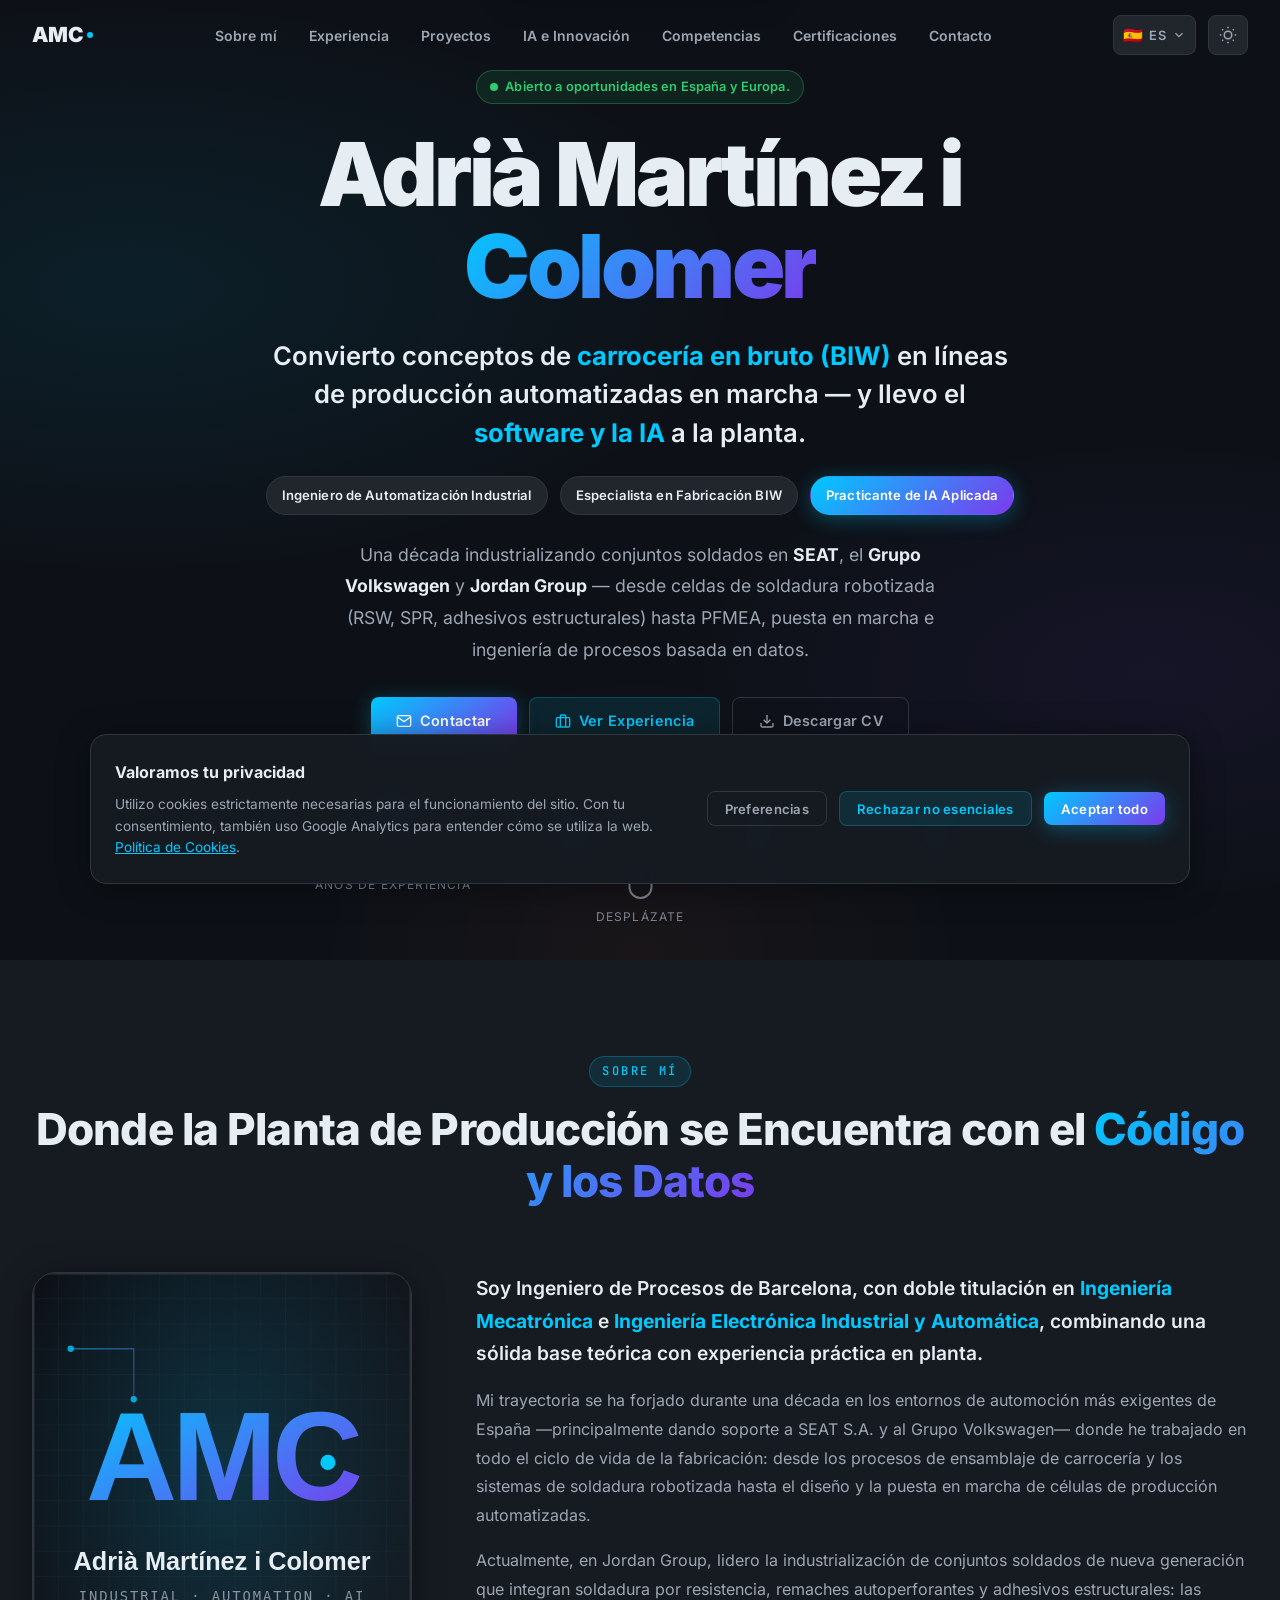
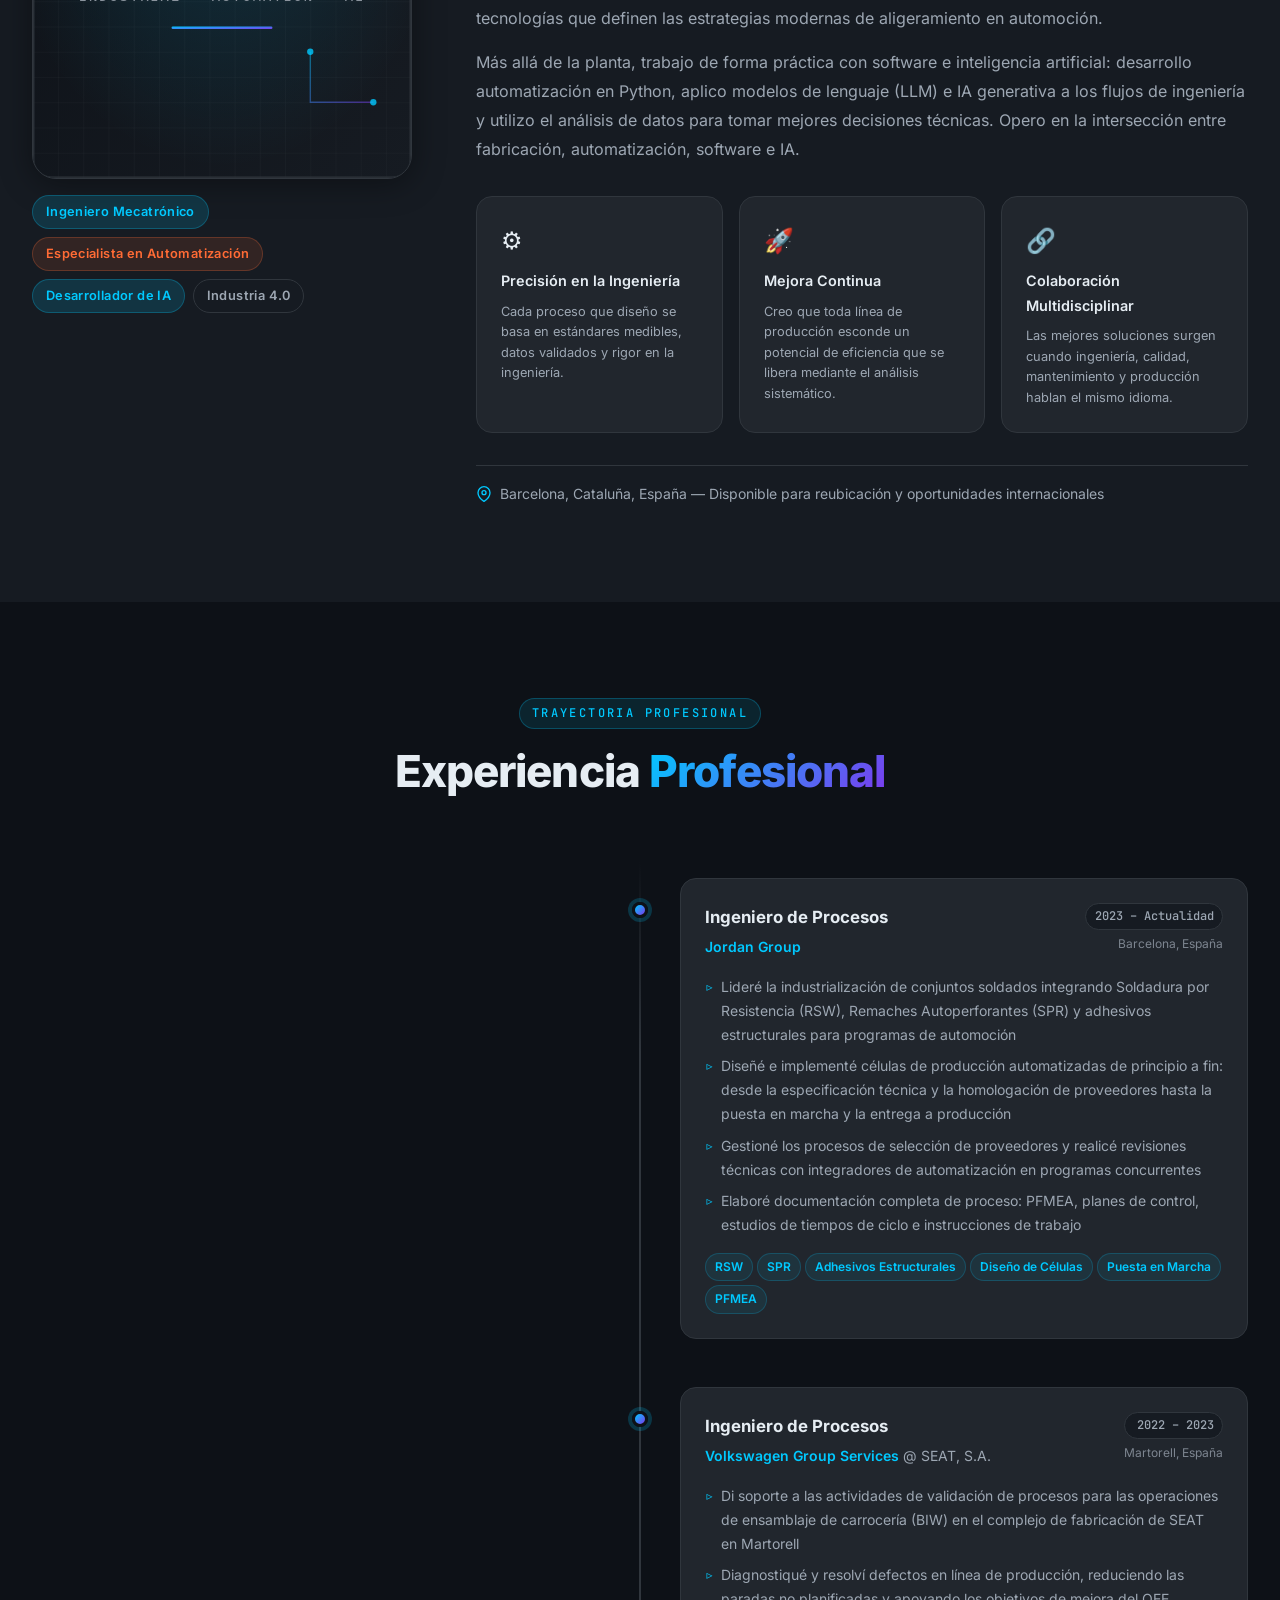
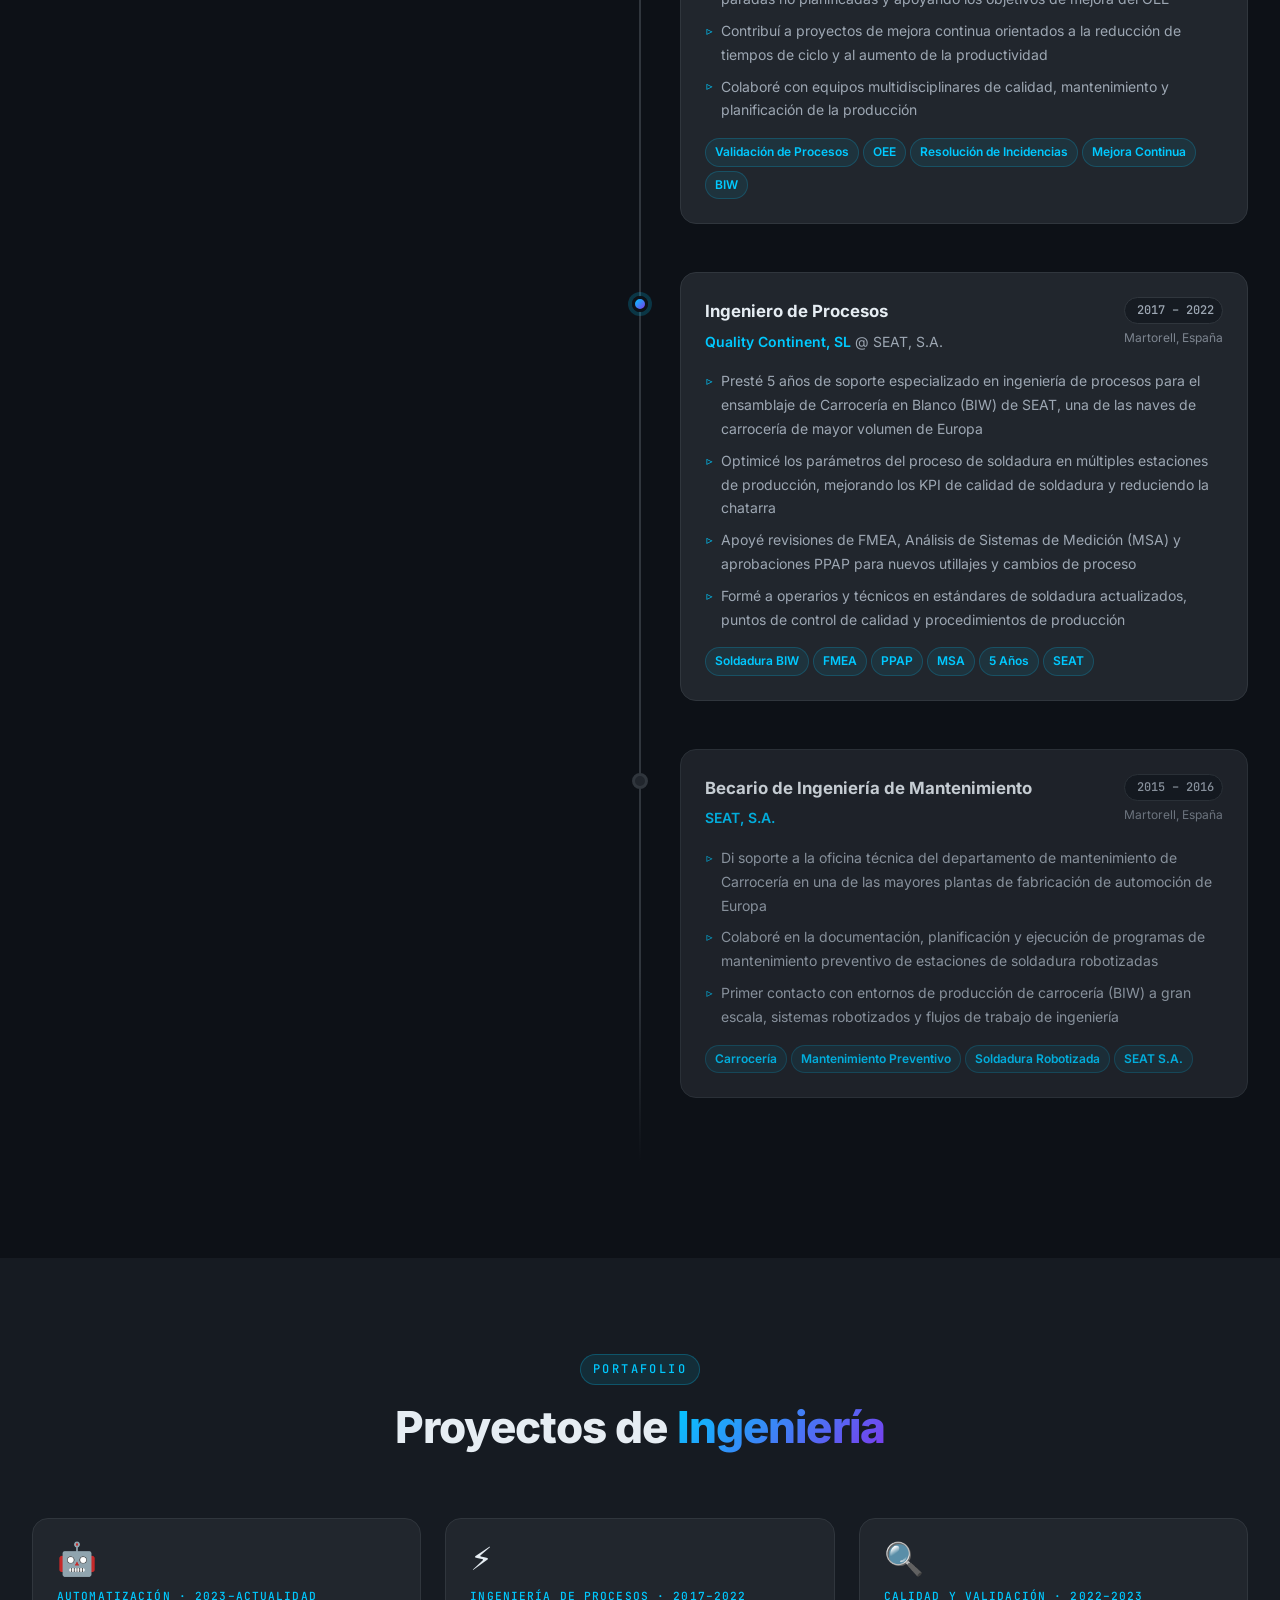
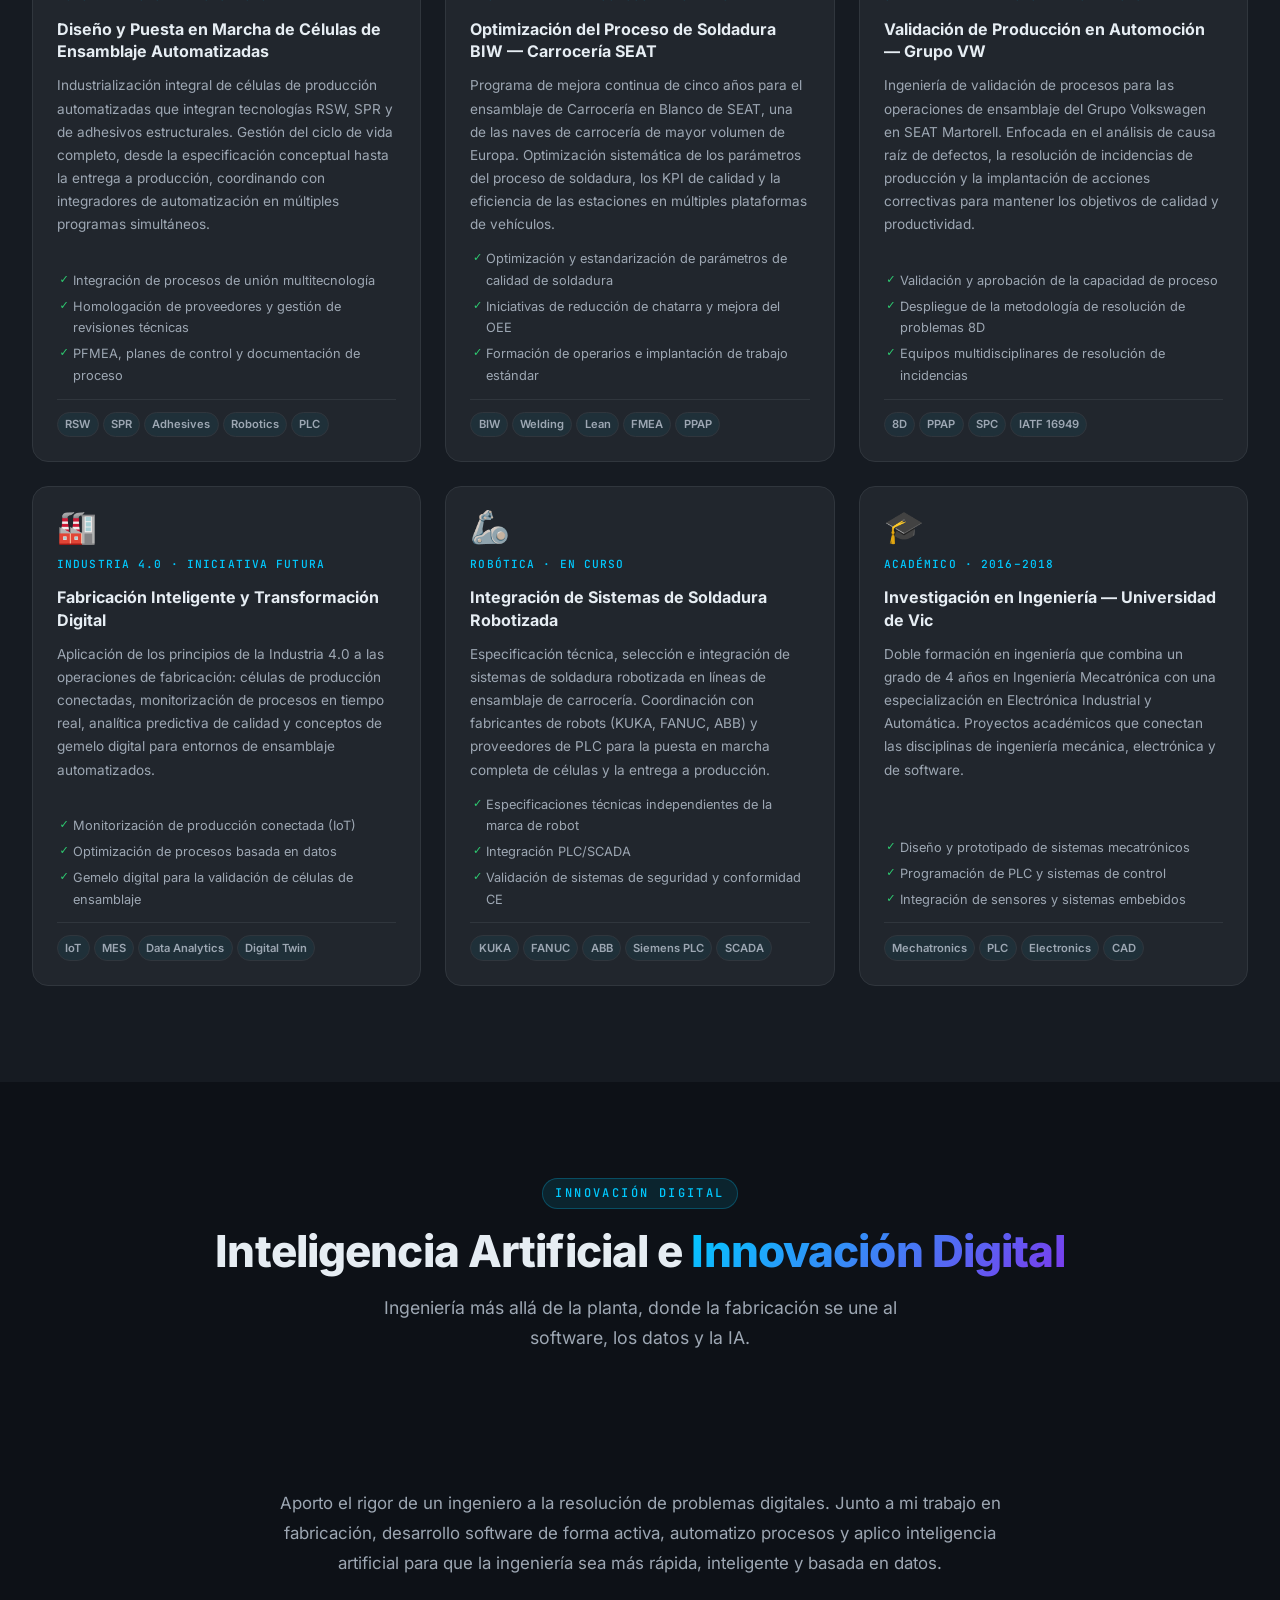
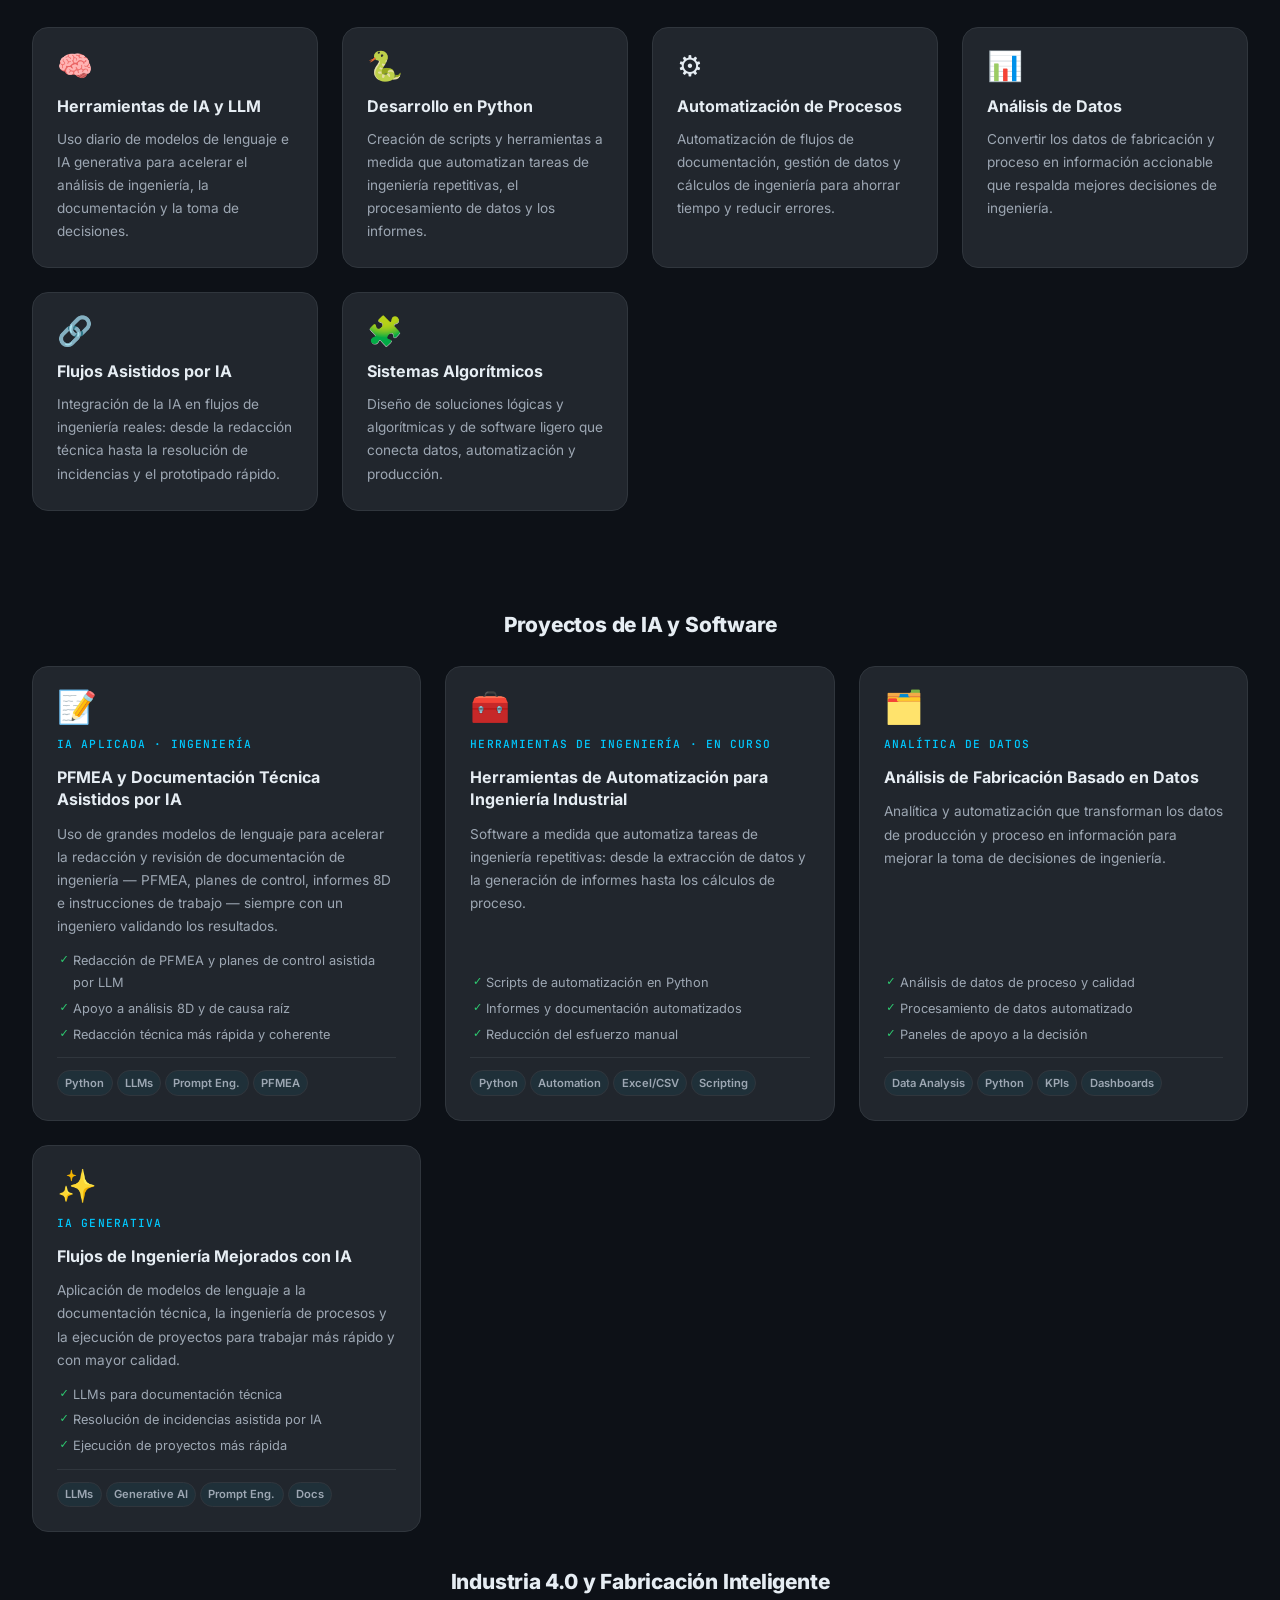
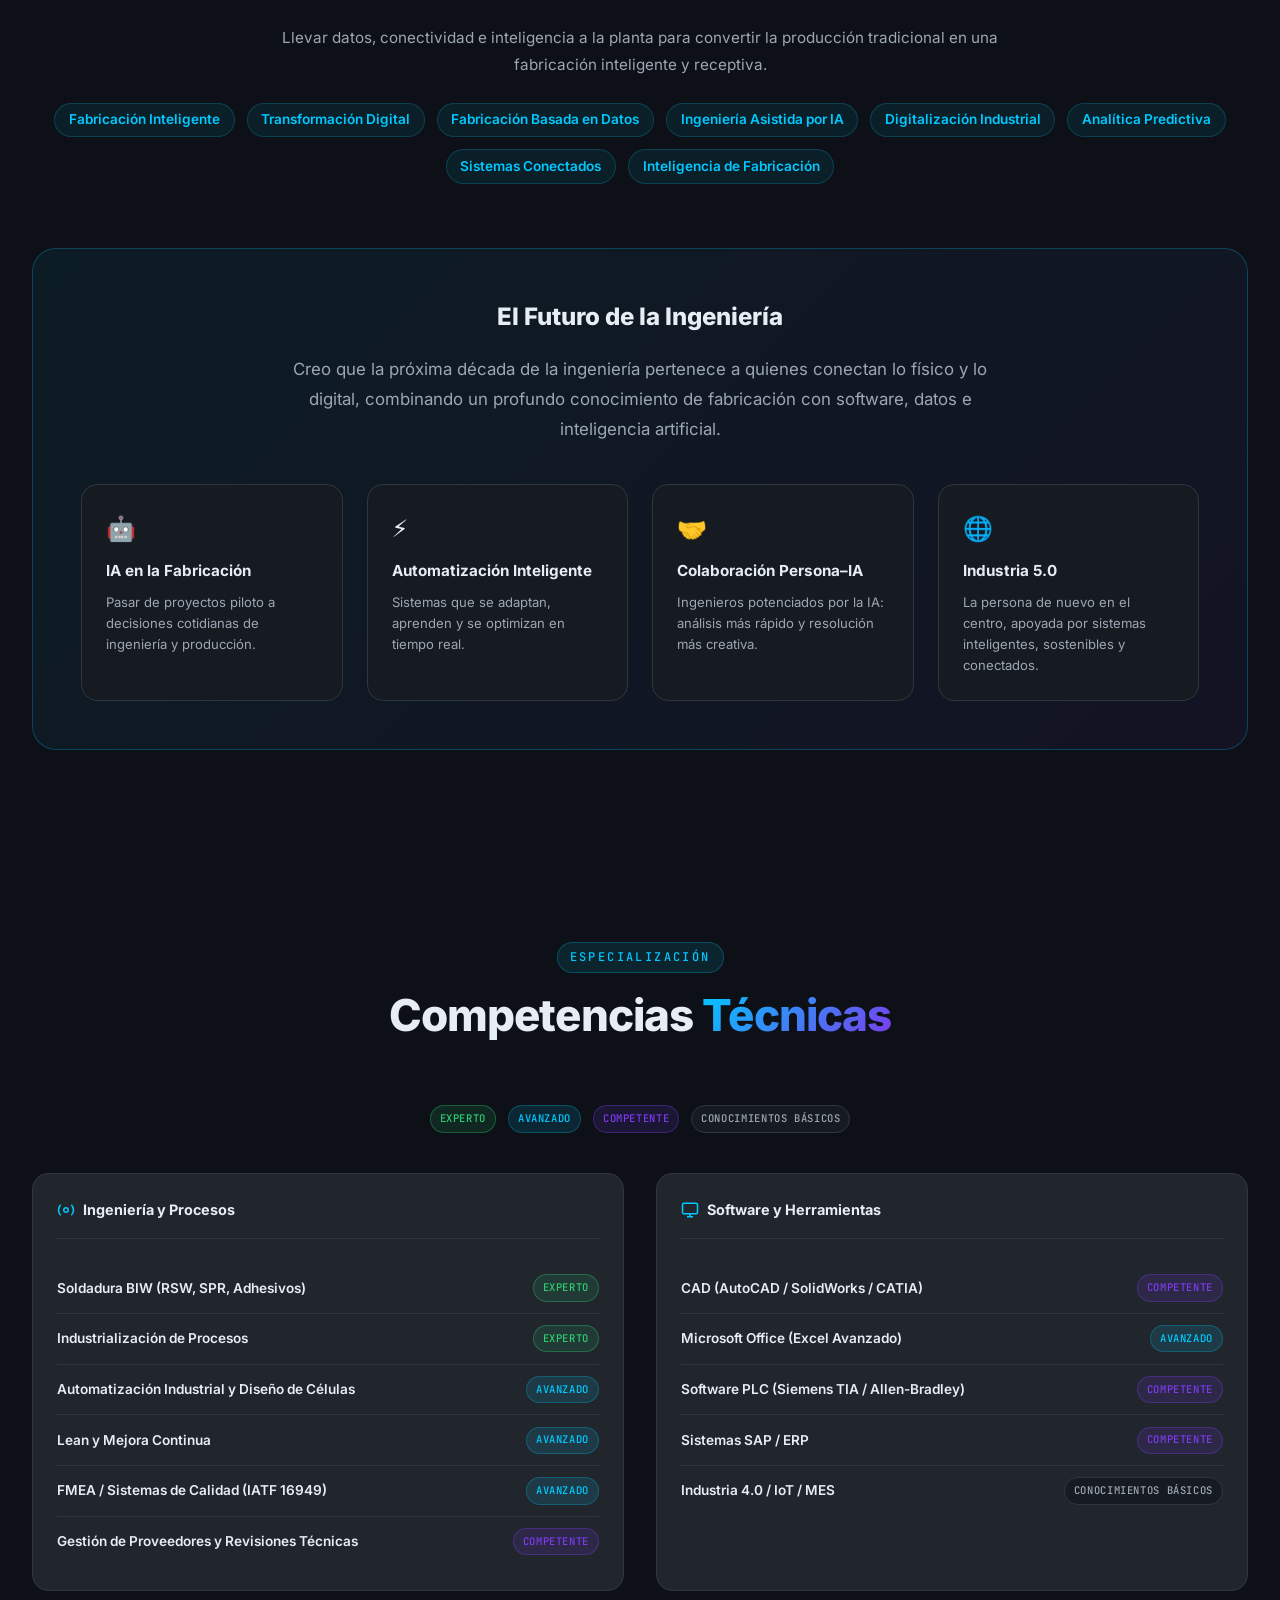
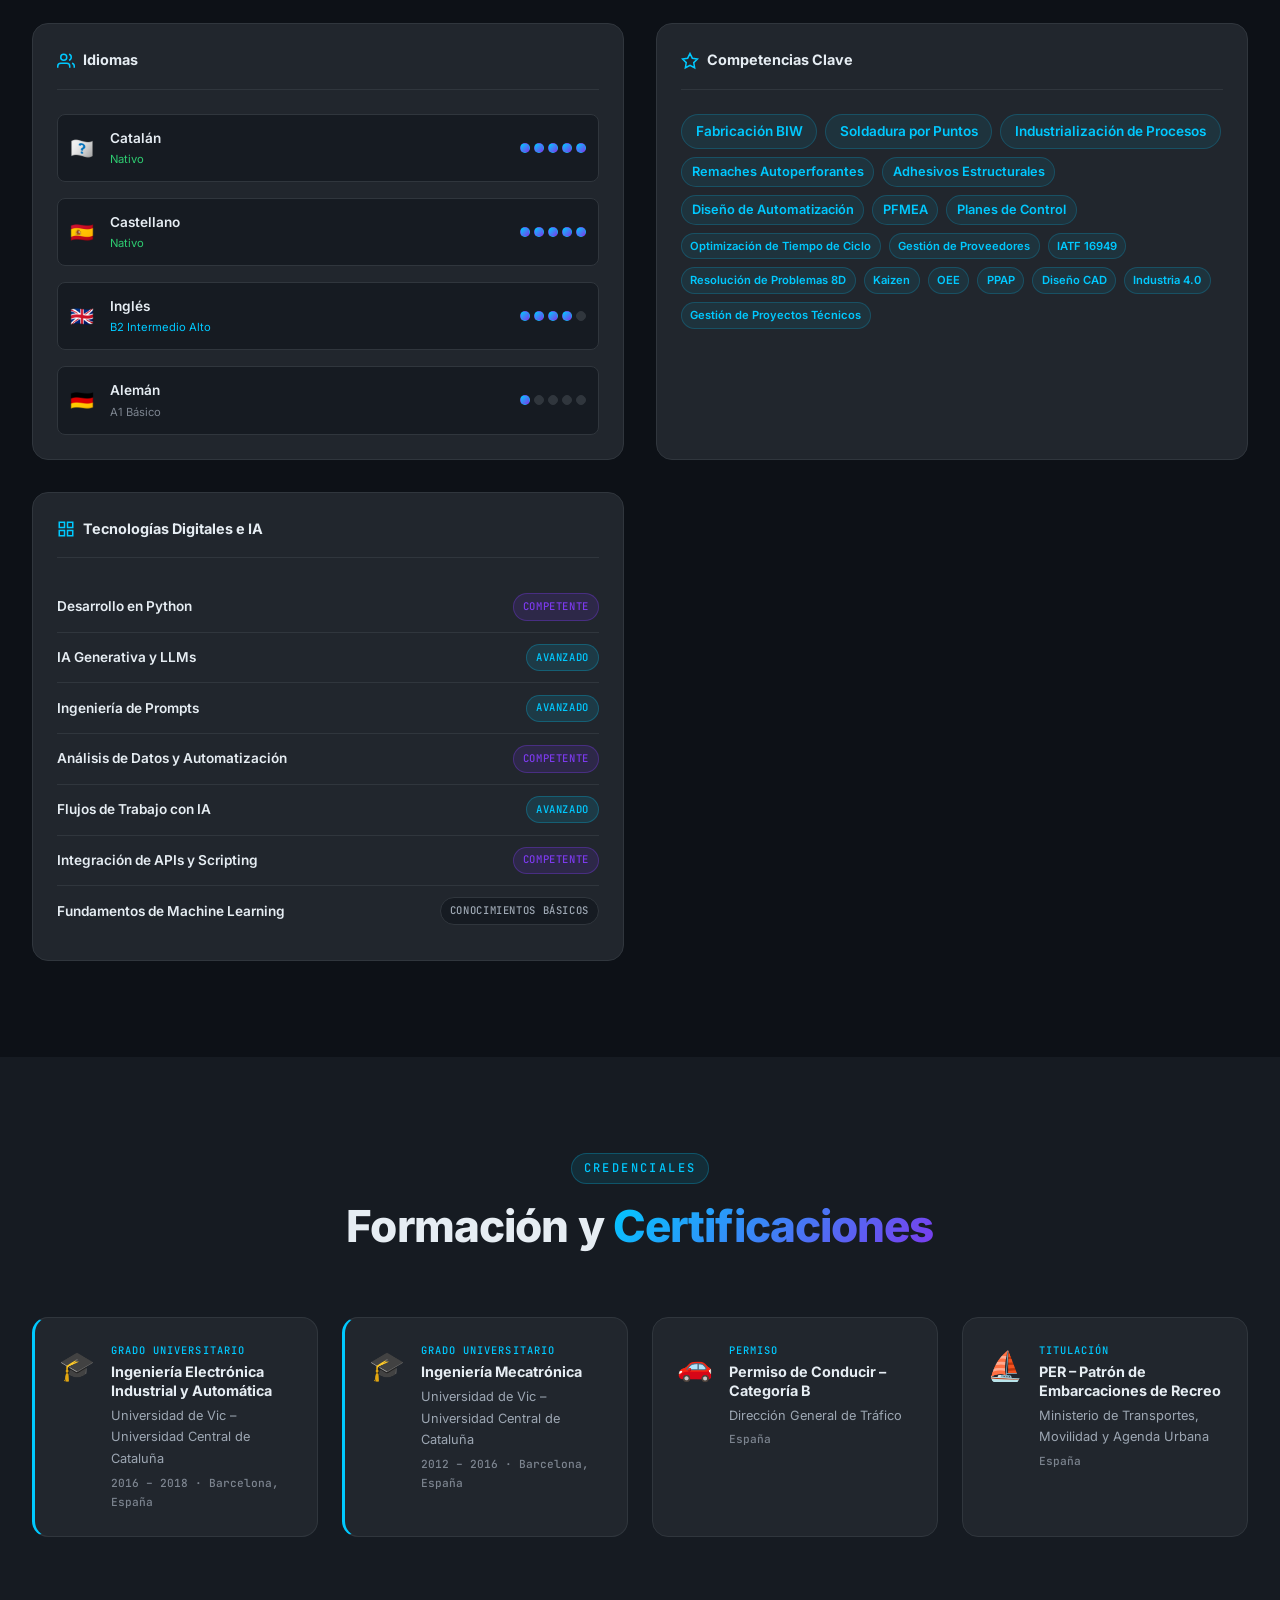
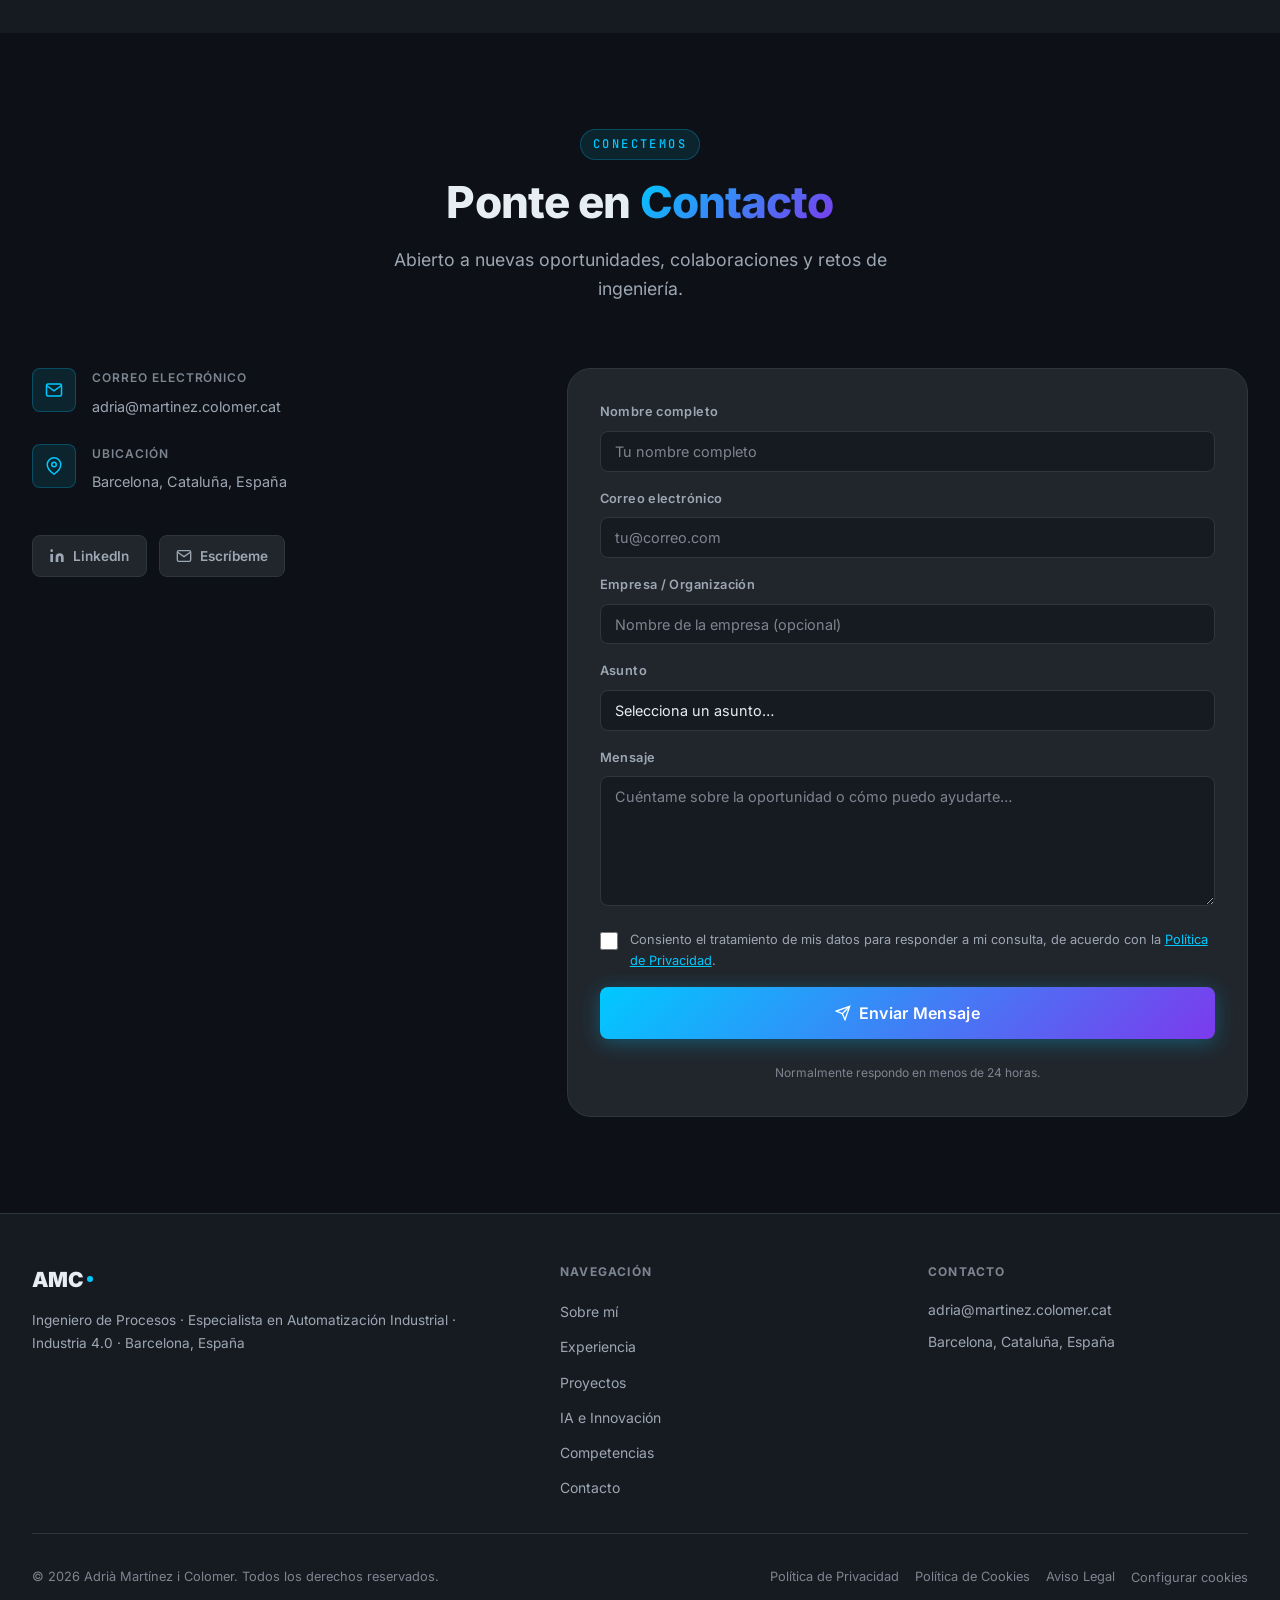
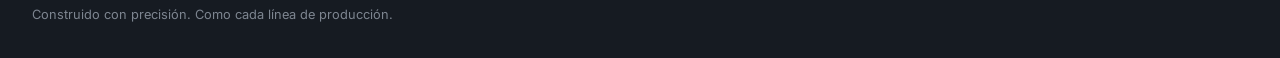
<file: es/index.html>
<!DOCTYPE html>

<html data-theme="dark" lang="es">
<head>
<meta charset="utf-8"/>
<meta content="width=device-width, initial-scale=1.0" name="viewport"/>
<!-- Content Security Policy (enforced on GitHub Pages via meta; mirror as a real
       header at Cloudflare — see docs/SECURITY.md — to also send frame-ancestors). -->
<meta content="default-src 'self'; base-uri 'self'; object-src 'none'; img-src 'self' data: https://www.googletagmanager.com https://*.google-analytics.com; font-src 'self'; style-src 'self' 'unsafe-inline'; script-src 'self' https://www.googletagmanager.com https://challenges.cloudflare.com; connect-src 'self' https://formspree.io https://www.googletagmanager.com https://www.google-analytics.com https://*.google-analytics.com https://*.analytics.google.com https://challenges.cloudflare.com; frame-src https://challenges.cloudflare.com; form-action 'self' https://formspree.io; manifest-src 'self'; upgrade-insecure-requests" http-equiv="Content-Security-Policy"/>
<title data-i18n="meta.title">Adrià Martínez i Colomer | Ingeniero Industrial y de Automatización · IA Aplicada</title>
<meta content="Ingeniero industrial y de automatización que conecta fabricación, software e inteligencia artificial. Más de 9 años en carrocería (BIW) de automoción, además de desarrollo en Python, flujos con IA/LLM e ingeniería basada en datos. Barcelona, España." data-i18n-content="meta.description" name="description"/>
<meta content="Adrià Martínez i Colomer" name="author"/>
<meta content="index, follow, max-image-preview:large" name="robots"/>
<meta content="#0D1117" name="theme-color"/>
<link href="https://amc-engineer.com/es/" rel="canonical"/>
<!-- Favicons & PWA -->
<link href="/assets/favicon.svg" rel="icon" type="image/svg+xml"/>
<link href="/assets/favicon-32.png" rel="icon" sizes="32x32" type="image/png"/>
<link href="/assets/favicon-16.png" rel="icon" sizes="16x16" type="image/png"/>
<link href="/assets/apple-touch-icon.png" rel="apple-touch-icon"/>
<link href="/site.webmanifest" rel="manifest"/>
<!-- Open Graph (title/description localised at build time by build.py; image is static) -->
<meta content="website" property="og:type"/>
<meta content="https://amc-engineer.com/es/" property="og:url"/>
<meta content="AMC Engineer" property="og:site_name"/>
<meta content="es_ES" property="og:locale"/>
<meta content="es_ES" property="og:locale:alternate"/>
<meta content="ca_ES" property="og:locale:alternate"/>
<meta content="de_DE" property="og:locale:alternate"/>
<meta content="Adrià Martínez i Colomer | Ingeniero de Procesos y Automatización" data-i18n-content="meta.ogTitle" property="og:title"/>
<meta content="Ingeniería de procesos, automatización industrial, robótica e IA aplicada a la fabricación. Portfolio personal de ingeniería — Barcelona, España." data-i18n-content="meta.ogDescription" property="og:description"/>
<meta content="https://amc-engineer.com/assets/images/adria-martinez-colomer-og-cover.png" property="og:image"/>
<meta content="https://amc-engineer.com/assets/images/adria-martinez-colomer-og-cover.png" property="og:image:secure_url"/>
<meta content="image/png" property="og:image:type"/>
<meta content="1200" property="og:image:width"/>
<meta content="630" property="og:image:height"/>
<meta content="Adrià Martínez i Colomer — Process &amp; Automation Engineer. Personal engineering portfolio." property="og:image:alt"/>
<!-- Twitter / X Card -->
<meta content="summary_large_image" name="twitter:card"/>
<meta content="Adrià Martínez i Colomer | Ingeniero de Procesos y Automatización" data-i18n-content="meta.twitterTitle" name="twitter:title"/>
<meta content="Ingeniería de procesos, automatización industrial, robótica e IA aplicada a la fabricación. Portfolio personal de ingeniería — Barcelona, España." data-i18n-content="meta.twitterDescription" name="twitter:description"/>
<meta content="https://amc-engineer.com/assets/images/adria-martinez-colomer-og-cover.png" name="twitter:image"/>
<meta content="Adrià Martínez i Colomer — Process &amp; Automation Engineer. Personal engineering portfolio." name="twitter:image:alt"/>
<!-- hreflang (static, crawlable; per-language hrefs written by build.py) -->
<link href="https://amc-engineer.com/" hreflang="en" rel="alternate"/>
<link href="https://amc-engineer.com/es/" hreflang="es" rel="alternate"/>
<link href="https://amc-engineer.com/ca/" hreflang="ca" rel="alternate"/>
<link href="https://amc-engineer.com/de/" hreflang="de" rel="alternate"/>
<link href="https://amc-engineer.com/" hreflang="x-default" rel="alternate"/>
<!-- Anti-flicker: apply saved theme before first paint (external for CSP) -->
<script src="/js/theme-init.js"></script>
<!-- Self-hosted fonts (no external Google Fonts requests) -->
<link as="font" crossorigin="" href="/assets/fonts/inter-latin.woff2" rel="preload" type="font/woff2"/>
<!-- Stylesheet -->
<link href="/css/style.css" rel="stylesheet"/>
<!-- Structured Data: Person + WebSite + ProfilePage (Schema.org / JSON-LD @graph) -->
<script type="application/ld+json">
  {
    "@context": "https://schema.org",
    "@graph": [
      {
        "@type": "Person",
        "@id": "https://amc-engineer.com/#person",
        "name": "Adrià Martínez i Colomer",
        "givenName": "Adrià",
        "familyName": "Martínez i Colomer",
        "jobTitle": "Process & Automation Engineer",
        "description": "Process and automation engineer focused on manufacturing engineering, industrial automation, robotics, and AI applied to manufacturing.",
        "url": "https://amc-engineer.com/",
        "image": "https://amc-engineer.com/assets/images/adria-martinez-colomer-og-cover.png",
        "email": "mailto:adria@martinez.colomer.cat",
        "address": {
          "@type": "PostalAddress",
          "addressLocality": "Barcelona",
          "addressRegion": "Catalonia",
          "addressCountry": "ES"
        },
        "nationality": "Spanish",
        "alumniOf": {
          "@type": "CollegeOrUniversity",
          "name": "University of Vic – Central University of Catalonia"
        },
        "knowsLanguage": ["ca", "es", "en", "de"],
        "knowsAbout": [
          "Process Engineering",
          "Industrial Automation",
          "Manufacturing Engineering",
          "Robotics",
          "BIW Manufacturing",
          "Resistance Spot Welding",
          "PLC Systems",
          "PFMEA",
          "Lean Manufacturing",
          "Industry 4.0",
          "Applied Artificial Intelligence",
          "Python"
        ],
        "worksFor": {
          "@type": "Organization",
          "name": "Jordan Group"
        },
        "sameAs": [
          "https://www.linkedin.com/in/adri%C3%A0-mart%C3%ADnez-i-colomer-8b1340160/"
        ]
      },
      {
        "@type": "WebSite",
        "@id": "https://amc-engineer.com/#website",
        "url": "https://amc-engineer.com/",
        "name": "AMC Engineer",
        "description": "Personal engineering portfolio of Adrià Martínez i Colomer — process engineering, industrial automation, robotics, and AI applied to manufacturing.",
        "inLanguage": ["en", "es", "ca", "de"],
        "author": { "@id": "https://amc-engineer.com/#person" },
        "publisher": { "@id": "https://amc-engineer.com/#person" },
        "about": { "@id": "https://amc-engineer.com/#person" }
      },
      {
        "@type": "ProfilePage",
        "@id": "https://amc-engineer.com/#profilepage",
        "url": "https://amc-engineer.com/",
        "name": "Adrià Martínez i Colomer | Process & Automation Engineer",
        "isPartOf": { "@id": "https://amc-engineer.com/#website" },
        "mainEntity": { "@id": "https://amc-engineer.com/#person" },
        "inLanguage": "en"
      }
    ]
  }
  </script>
</head>
<body>
<a class="skip-link" data-i18n="a11y.skip" href="#home">Saltar al contenido principal</a>
<!-- ═══════════════════════ NAVIGATION ═══════════════════════ -->
<nav aria-label="Main navigation" class="nav" id="navbar" role="navigation">
<div class="nav__container">
<a aria-label="Home" class="nav__logo" href="#home">
<span class="nav__logo-text">AMC</span>
<span class="nav__logo-dot"></span>
</a>
<ul class="nav__links" id="navLinks" role="list">
<li><a class="nav__link" data-i18n="nav.about" href="#about">Sobre mí</a></li>
<li><a class="nav__link" data-i18n="nav.experience" href="#experience">Experiencia</a></li>
<li><a class="nav__link" data-i18n="nav.projects" href="#projects">Proyectos</a></li>
<li><a class="nav__link" data-i18n="nav.ai" href="#ai">IA e Innovación</a></li>
<li><a class="nav__link" data-i18n="nav.skills" href="#skills">Competencias</a></li>
<li><a class="nav__link" data-i18n="nav.certifications" href="#certifications">Certificaciones</a></li>
<li><a class="nav__link" data-i18n="nav.contact" href="#contact">Contacto</a></li>
</ul>
<div class="nav__actions">
<!-- Language Switcher -->
<div class="lang-switch" data-lang-switch="">
<button aria-expanded="false" aria-haspopup="listbox" aria-label="Seleccionar idioma" class="lang-switch__btn" data-i18n-aria-label="nav.langLabel" data-lang-btn="">
<span class="lang-switch__flag" data-lang-current-flag="">🇬🇧</span>
<span class="lang-switch__short" data-lang-current-code="">EN</span>
<svg class="lang-switch__chevron" fill="none" stroke="currentColor" stroke-width="2" viewbox="0 0 24 24" xmlns="http://www.w3.org/2000/svg"><polyline points="6 9 12 15 18 9"></polyline></svg>
</button>
<ul aria-label="Language options" class="lang-switch__menu" data-lang-menu="" role="listbox"></ul>
</div>
<button aria-label="Cambiar modo claro/oscuro" class="theme-toggle" data-i18n-aria-label="nav.themeToggle" data-i18n-title="nav.themeToggle" id="themeToggle" title="Cambiar modo claro/oscuro">
<svg class="icon-sun" fill="none" stroke="currentColor" stroke-width="2" viewbox="0 0 24 24" xmlns="http://www.w3.org/2000/svg"><circle cx="12" cy="12" r="5"></circle><line x1="12" x2="12" y1="1" y2="3"></line><line x1="12" x2="12" y1="21" y2="23"></line><line x1="4.22" x2="5.64" y1="4.22" y2="5.64"></line><line x1="18.36" x2="19.78" y1="18.36" y2="19.78"></line><line x1="1" x2="3" y1="12" y2="12"></line><line x1="21" x2="23" y1="12" y2="12"></line><line x1="4.22" x2="5.64" y1="19.78" y2="18.36"></line><line x1="18.36" x2="19.78" y1="5.64" y2="4.22"></line></svg>
<svg class="icon-moon" fill="none" stroke="currentColor" stroke-width="2" viewbox="0 0 24 24" xmlns="http://www.w3.org/2000/svg"><path d="M21 12.79A9 9 0 1 1 11.21 3 7 7 0 0 0 21 12.79z"></path></svg>
</button>
<button aria-expanded="false" aria-label="Abrir menú móvil" class="nav__hamburger" data-i18n-aria-label="nav.menuToggle" id="hamburger">
<span></span><span></span><span></span>
</button>
</div>
</div>
</nav>
<main id="main">
<!-- ═══════════════════════ HERO ═══════════════════════ -->
<section aria-label="Introduction" class="hero" id="home">
<div class="hero__bg-canvas" id="heroCanvas"></div>
<div class="hero__content">
<div class="hero__banner animate-fade-up" data-delay="0">
<span class="hero__banner-dot"></span>
<span data-i18n="hero.banner">Abierto a oportunidades en España y Europa.</span>
</div>
<h1 class="hero__name animate-fade-up" data-delay="100">Adrià Martínez i<br/><span class="gradient-text">Colomer</span></h1>
<p class="hero__headline animate-fade-up" data-delay="200" data-i18n="hero.headline" data-i18n-html="">Convierto conceptos de <strong>carrocería en bruto (BIW)</strong> en líneas de producción automatizadas en marcha — y llevo el <strong>software y la IA</strong> a la planta.</p>
<div aria-label="Core specializations" class="hero__pillars animate-fade-up" data-delay="300" role="list">
<span class="hero__pillar" data-i18n="hero.pillars.0" role="listitem">Ingeniero de Automatización Industrial</span>
<span class="hero__pillar" data-i18n="hero.pillars.1" role="listitem">Especialista en Fabricación BIW</span>
<span class="hero__pillar hero__pillar--accent" data-i18n="hero.pillars.2" role="listitem">Practicante de IA Aplicada</span>
</div>
<p class="hero__description animate-fade-up" data-delay="380" data-i18n="hero.description" data-i18n-html="">Una década industrializando conjuntos soldados en <strong>SEAT</strong>, el <strong>Grupo Volkswagen</strong> y <strong>Jordan Group</strong> — desde celdas de soldadura robotizada (RSW, SPR, adhesivos estructurales) hasta PFMEA, puesta en marcha e ingeniería de procesos basada en datos.</p>
<div class="hero__cta animate-fade-up" data-delay="460">
<a class="btn btn--primary" href="#contact">
<svg aria-hidden="true" fill="none" stroke="currentColor" stroke-width="2" viewbox="0 0 24 24" xmlns="http://www.w3.org/2000/svg"><path d="M4 4h16c1.1 0 2 .9 2 2v12c0 1.1-.9 2-2 2H4c-1.1 0-2-.9-2-2V6c0-1.1.9-2 2-2z"></path><polyline points="22,6 12,13 2,6"></polyline></svg>
<span data-i18n="hero.ctaContact">Contactar</span>
</a>
<a class="btn btn--secondary" href="#experience">
<svg aria-hidden="true" fill="none" stroke="currentColor" stroke-width="2" viewbox="0 0 24 24" xmlns="http://www.w3.org/2000/svg"><rect height="14" rx="2" ry="2" width="20" x="2" y="7"></rect><path d="M16 21V5a2 2 0 0 0-2-2h-4a2 2 0 0 0-2 2v16"></path></svg>
<span data-i18n="hero.ctaExperience">Ver Experiencia</span>
</a>
<a class="btn btn--outline" data-i18n-href="hero.cvHref" download="" href="/cv/CV_ES_Adria_Martinez_Colomer.docx">
<svg aria-hidden="true" fill="none" stroke="currentColor" stroke-width="2" viewbox="0 0 24 24" xmlns="http://www.w3.org/2000/svg"><path d="M21 15v4a2 2 0 0 1-2 2H5a2 2 0 0 1-2-2v-4"></path><polyline points="7 10 12 15 17 10"></polyline><line x1="12" x2="12" y1="15" y2="3"></line></svg>
<span data-i18n="hero.ctaCV">Descargar CV</span>
</a>
</div>
<div class="hero__stats animate-fade-up" data-delay="560">
<div class="stat">
<span class="stat__number" data-target="10">0</span><span class="stat__plus">+</span>
<span class="stat__label" data-i18n="hero.statYears">Años de Experiencia</span>
</div>
<div class="stat__divider"></div>
<div class="stat">
<span class="stat__number" data-target="4">0</span>
<span class="stat__label" data-i18n="hero.statCompanies">Empresas</span>
</div>
<div class="stat__divider"></div>
<div class="stat">
<span class="stat__number" data-target="2">0</span>
<span class="stat__label" data-i18n="hero.statDegrees">Títulos de Ingeniería</span>
</div>
<div class="stat__divider"></div>
<div class="stat">
<span class="stat__number" data-target="4">0</span>
<span class="stat__label" data-i18n="hero.statLanguages">Idiomas</span>
</div>
</div>
</div>
<div class="hero__scroll-indicator">
<a aria-label="Scroll to About section" href="#about">
<div class="scroll-mouse"><div class="scroll-wheel"></div></div>
<span data-i18n="hero.scroll">Desplázate</span>
</a>
</div>
</section>
<!-- ═══════════════════════ ABOUT ═══════════════════════ -->
<section aria-labelledby="about-title" class="section about" id="about">
<div class="container">
<div class="section__header reveal">
<span class="section__label" data-i18n="about.label">Sobre mí</span>
<h2 class="section__title" data-i18n="about.title" data-i18n-html="" id="about-title">Donde la Planta de Producción se Encuentra con el <span class="gradient-text">Código y los Datos</span></h2>
</div>
<div class="about__grid">
<div class="about__image-wrapper reveal">
<div class="about__image">
<!-- Drop-in: replace the line below with a real headshot, e.g.
                 <img src="/assets/adria.jpg" alt="Adrià Martínez i Colomer" class="about__photo" width="600" height="800" /> -->
<img alt="Adrià Martínez i Colomer — Industrial, Automation &amp; AI engineer" class="about__photo" height="800" loading="lazy" src="/assets/avatar.svg" width="600"/>
</div>
<div class="about__badges">
<div class="badge badge--accent" data-i18n="about.badge1">Ingeniero Mecatrónico</div>
<div class="badge badge--secondary" data-i18n="about.badge2">Especialista en Automatización</div>
<div class="badge badge--accent" data-i18n="about.badge4">Desarrollador de IA</div>
<div class="badge badge--outline" data-i18n="about.badge3">Industria 4.0</div>
</div>
</div>
<div class="about__content reveal">
<p class="about__lead" data-i18n="about.lead" data-i18n-html="">Soy Ingeniero de Procesos de Barcelona, con doble titulación en <strong>Ingeniería Mecatrónica</strong> e <strong>Ingeniería Electrónica Industrial y Automática</strong>, combinando una sólida base teórica con experiencia práctica en planta.</p>
<p class="about__text" data-i18n="about.text1">Mi trayectoria se ha forjado durante una década en los entornos de automoción más exigentes de España —principalmente dando soporte a SEAT S.A. y al Grupo Volkswagen— donde he trabajado en todo el ciclo de vida de la fabricación: desde los procesos de ensamblaje de carrocería y los sistemas de soldadura robotizada hasta el diseño y la puesta en marcha de células de producción automatizadas.</p>
<p class="about__text" data-i18n="about.text2">Actualmente, en Jordan Group, lidero la industrialización de conjuntos soldados de nueva generación que integran soldadura por resistencia, remaches autoperforantes y adhesivos estructurales: las tecnologías que definen las estrategias modernas de aligeramiento en automoción.</p>
<p class="about__text" data-i18n="about.text3">Más allá de la planta, trabajo de forma práctica con software e inteligencia artificial: desarrollo automatización en Python, aplico modelos de lenguaje (LLM) e IA generativa a los flujos de ingeniería y utilizo el análisis de datos para tomar mejores decisiones técnicas. Opero en la intersección entre fabricación, automatización, software e IA.</p>
<div class="about__values">
<div class="value-card">
<span class="value-card__icon">⚙️</span>
<h3 data-i18n="about.v1t">Precisión en la Ingeniería</h3>
<p data-i18n="about.v1p">Cada proceso que diseño se basa en estándares medibles, datos validados y rigor en la ingeniería.</p>
</div>
<div class="value-card">
<span class="value-card__icon">🚀</span>
<h3 data-i18n="about.v2t">Mejora Continua</h3>
<p data-i18n="about.v2p">Creo que toda línea de producción esconde un potencial de eficiencia que se libera mediante el análisis sistemático.</p>
</div>
<div class="value-card">
<span class="value-card__icon">🔗</span>
<h3 data-i18n="about.v3t">Colaboración Multidisciplinar</h3>
<p data-i18n="about.v3p">Las mejores soluciones surgen cuando ingeniería, calidad, mantenimiento y producción hablan el mismo idioma.</p>
</div>
</div>
<div class="about__location">
<svg fill="none" stroke="currentColor" stroke-width="2" viewbox="0 0 24 24" xmlns="http://www.w3.org/2000/svg"><path d="M21 10c0 7-9 13-9 13s-9-6-9-13a9 9 0 0 1 18 0z"></path><circle cx="12" cy="10" r="3"></circle></svg>
<span data-i18n="about.location">Barcelona, Cataluña, España — Disponible para reubicación y oportunidades internacionales</span>
</div>
</div>
</div>
</div>
</section>
<!-- ═══════════════════════ EXPERIENCE ═══════════════════════ -->
<section aria-labelledby="experience-title" class="section experience" id="experience">
<div class="container">
<div class="section__header reveal">
<span class="section__label" data-i18n="exp.label">Trayectoria Profesional</span>
<h2 class="section__title" data-i18n="exp.title" data-i18n-html="" id="experience-title">Experiencia <span class="gradient-text">Profesional</span></h2>
</div>
<div class="timeline">
<div class="timeline__item timeline__item--left reveal">
<div class="timeline__dot"></div>
<div class="timeline__card">
<div class="timeline__card-header">
<div>
<h3 class="timeline__role" data-i18n="exp.jobs.0.role">Ingeniero de Procesos</h3>
<p class="timeline__company"><span data-i18n="exp.jobs.0.company">Jordan Group</span></p>
</div>
<div class="timeline__meta">
<span class="timeline__date" data-i18n="exp.jobs.0.dates">2023 – Actualidad</span>
<span class="timeline__location" data-i18n="exp.jobs.0.location">Barcelona, España</span>
</div>
</div>
<ul class="timeline__achievements">
<li data-i18n="exp.jobs.0.bullets.0">Lideré la industrialización de conjuntos soldados integrando Soldadura por Resistencia (RSW), Remaches Autoperforantes (SPR) y adhesivos estructurales para programas de automoción</li>
<li data-i18n="exp.jobs.0.bullets.1">Diseñé e implementé células de producción automatizadas de principio a fin: desde la especificación técnica y la homologación de proveedores hasta la puesta en marcha y la entrega a producción</li>
<li data-i18n="exp.jobs.0.bullets.2">Gestioné los procesos de selección de proveedores y realicé revisiones técnicas con integradores de automatización en programas concurrentes</li>
<li data-i18n="exp.jobs.0.bullets.3">Elaboré documentación completa de proceso: PFMEA, planes de control, estudios de tiempos de ciclo e instrucciones de trabajo</li>
</ul>
<div class="timeline__tags">
<span class="tag" data-i18n="exp.jobs.0.tags.0">RSW</span><span class="tag" data-i18n="exp.jobs.0.tags.1">SPR</span><span class="tag" data-i18n="exp.jobs.0.tags.2">Adhesivos Estructurales</span>
<span class="tag" data-i18n="exp.jobs.0.tags.3">Diseño de Células</span><span class="tag" data-i18n="exp.jobs.0.tags.4">Puesta en Marcha</span><span class="tag" data-i18n="exp.jobs.0.tags.5">PFMEA</span>
</div>
</div>
</div>
<div class="timeline__item timeline__item--right reveal">
<div class="timeline__dot"></div>
<div class="timeline__card">
<div class="timeline__card-header">
<div>
<h3 class="timeline__role" data-i18n="exp.jobs.1.role">Ingeniero de Procesos</h3>
<p class="timeline__company"><span data-i18n="exp.jobs.1.company">Volkswagen Group Services</span> <span class="timeline__client" data-i18n="exp.jobs.1.client">@ SEAT, S.A.</span></p>
</div>
<div class="timeline__meta">
<span class="timeline__date" data-i18n="exp.jobs.1.dates">2022 – 2023</span>
<span class="timeline__location" data-i18n="exp.jobs.1.location">Martorell, España</span>
</div>
</div>
<ul class="timeline__achievements">
<li data-i18n="exp.jobs.1.bullets.0">Di soporte a las actividades de validación de procesos para las operaciones de ensamblaje de carrocería (BIW) en el complejo de fabricación de SEAT en Martorell</li>
<li data-i18n="exp.jobs.1.bullets.1">Diagnostiqué y resolví defectos en línea de producción, reduciendo las paradas no planificadas y apoyando los objetivos de mejora del OEE</li>
<li data-i18n="exp.jobs.1.bullets.2">Contribuí a proyectos de mejora continua orientados a la reducción de tiempos de ciclo y al aumento de la productividad</li>
<li data-i18n="exp.jobs.1.bullets.3">Colaboré con equipos multidisciplinares de calidad, mantenimiento y planificación de la producción</li>
</ul>
<div class="timeline__tags">
<span class="tag" data-i18n="exp.jobs.1.tags.0">Validación de Procesos</span><span class="tag" data-i18n="exp.jobs.1.tags.1">OEE</span><span class="tag" data-i18n="exp.jobs.1.tags.2">Resolución de Incidencias</span>
<span class="tag" data-i18n="exp.jobs.1.tags.3">Mejora Continua</span><span class="tag" data-i18n="exp.jobs.1.tags.4">BIW</span>
</div>
</div>
</div>
<div class="timeline__item timeline__item--left reveal">
<div class="timeline__dot"></div>
<div class="timeline__card">
<div class="timeline__card-header">
<div>
<h3 class="timeline__role" data-i18n="exp.jobs.2.role">Ingeniero de Procesos</h3>
<p class="timeline__company"><span data-i18n="exp.jobs.2.company">Quality Continent, SL</span> <span class="timeline__client" data-i18n="exp.jobs.2.client">@ SEAT, S.A.</span></p>
</div>
<div class="timeline__meta">
<span class="timeline__date" data-i18n="exp.jobs.2.dates">2017 – 2022</span>
<span class="timeline__location" data-i18n="exp.jobs.2.location">Martorell, España</span>
</div>
</div>
<ul class="timeline__achievements">
<li data-i18n="exp.jobs.2.bullets.0">Presté 5 años de soporte especializado en ingeniería de procesos para el ensamblaje de Carrocería en Blanco (BIW) de SEAT, una de las naves de carrocería de mayor volumen de Europa</li>
<li data-i18n="exp.jobs.2.bullets.1">Optimicé los parámetros del proceso de soldadura en múltiples estaciones de producción, mejorando los KPI de calidad de soldadura y reduciendo la chatarra</li>
<li data-i18n="exp.jobs.2.bullets.2">Apoyé revisiones de FMEA, Análisis de Sistemas de Medición (MSA) y aprobaciones PPAP para nuevos utillajes y cambios de proceso</li>
<li data-i18n="exp.jobs.2.bullets.3">Formé a operarios y técnicos en estándares de soldadura actualizados, puntos de control de calidad y procedimientos de producción</li>
</ul>
<div class="timeline__tags">
<span class="tag" data-i18n="exp.jobs.2.tags.0">Soldadura BIW</span><span class="tag" data-i18n="exp.jobs.2.tags.1">FMEA</span><span class="tag" data-i18n="exp.jobs.2.tags.2">PPAP</span>
<span class="tag" data-i18n="exp.jobs.2.tags.3">MSA</span><span class="tag" data-i18n="exp.jobs.2.tags.4">5 Años</span><span class="tag" data-i18n="exp.jobs.2.tags.5">SEAT</span>
</div>
</div>
</div>
<div class="timeline__item timeline__item--right reveal">
<div class="timeline__dot timeline__dot--intern"></div>
<div class="timeline__card timeline__card--intern">
<div class="timeline__card-header">
<div>
<h3 class="timeline__role" data-i18n="exp.jobs.3.role">Becario de Ingeniería de Mantenimiento</h3>
<p class="timeline__company"><span data-i18n="exp.jobs.3.company">SEAT, S.A.</span></p>
</div>
<div class="timeline__meta">
<span class="timeline__date" data-i18n="exp.jobs.3.dates">2015 – 2016</span>
<span class="timeline__location" data-i18n="exp.jobs.3.location">Martorell, España</span>
</div>
</div>
<ul class="timeline__achievements">
<li data-i18n="exp.jobs.3.bullets.0">Di soporte a la oficina técnica del departamento de mantenimiento de Carrocería en una de las mayores plantas de fabricación de automoción de Europa</li>
<li data-i18n="exp.jobs.3.bullets.1">Colaboré en la documentación, planificación y ejecución de programas de mantenimiento preventivo de estaciones de soldadura robotizadas</li>
<li data-i18n="exp.jobs.3.bullets.2">Primer contacto con entornos de producción de carrocería (BIW) a gran escala, sistemas robotizados y flujos de trabajo de ingeniería</li>
</ul>
<div class="timeline__tags">
<span class="tag" data-i18n="exp.jobs.3.tags.0">Carrocería</span><span class="tag" data-i18n="exp.jobs.3.tags.1">Mantenimiento Preventivo</span>
<span class="tag" data-i18n="exp.jobs.3.tags.2">Soldadura Robotizada</span><span class="tag" data-i18n="exp.jobs.3.tags.3">SEAT S.A.</span>
</div>
</div>
</div>
</div>
</div>
</section>
<!-- ═══════════════════════ PROJECTS ═══════════════════════ -->
<section aria-labelledby="projects-title" class="section projects" id="projects">
<div class="container">
<div class="section__header reveal">
<span class="section__label" data-i18n="proj.label">Portafolio</span>
<h2 class="section__title" data-i18n="proj.title" data-i18n-html="" id="projects-title">Proyectos de <span class="gradient-text">Ingeniería</span></h2>
</div>
<div class="projects__grid">
<article aria-label="Automated Assembly Cell Design project" class="project-card reveal">
<div class="project-card__icon">🤖</div>
<div class="project-card__tag" data-i18n="proj.cards.0.tag">Automatización · 2023–Actualidad</div>
<h3 class="project-card__title" data-i18n="proj.cards.0.title">Diseño y Puesta en Marcha de Células de Ensamblaje Automatizadas</h3>
<p class="project-card__description" data-i18n="proj.cards.0.description">Industrialización integral de células de producción automatizadas que integran tecnologías RSW, SPR y de adhesivos estructurales. Gestión del ciclo de vida completo, desde la especificación conceptual hasta la entrega a producción, coordinando con integradores de automatización en múltiples programas simultáneos.</p>
<ul class="project-card__highlights">
<li data-i18n="proj.cards.0.highlights.0">Integración de procesos de unión multitecnología</li>
<li data-i18n="proj.cards.0.highlights.1">Homologación de proveedores y gestión de revisiones técnicas</li>
<li data-i18n="proj.cards.0.highlights.2">PFMEA, planes de control y documentación de proceso</li>
</ul>
<div class="project-card__tech">
<span>RSW</span><span>SPR</span><span>Adhesives</span><span>Robotics</span><span>PLC</span>
</div>
</article>
<article aria-label="BIW Process Optimization project" class="project-card reveal">
<div class="project-card__icon">⚡</div>
<div class="project-card__tag" data-i18n="proj.cards.1.tag">Ingeniería de Procesos · 2017–2022</div>
<h3 class="project-card__title" data-i18n="proj.cards.1.title">Optimización del Proceso de Soldadura BIW — Carrocería SEAT</h3>
<p class="project-card__description" data-i18n="proj.cards.1.description">Programa de mejora continua de cinco años para el ensamblaje de Carrocería en Blanco de SEAT, una de las naves de carrocería de mayor volumen de Europa. Optimización sistemática de los parámetros del proceso de soldadura, los KPI de calidad y la eficiencia de las estaciones en múltiples plataformas de vehículos.</p>
<ul class="project-card__highlights">
<li data-i18n="proj.cards.1.highlights.0">Optimización y estandarización de parámetros de calidad de soldadura</li>
<li data-i18n="proj.cards.1.highlights.1">Iniciativas de reducción de chatarra y mejora del OEE</li>
<li data-i18n="proj.cards.1.highlights.2">Formación de operarios e implantación de trabajo estándar</li>
</ul>
<div class="project-card__tech">
<span>BIW</span><span>Welding</span><span>Lean</span><span>FMEA</span><span>PPAP</span>
</div>
</article>
<article aria-label="Production Validation project" class="project-card reveal">
<div class="project-card__icon">🔍</div>
<div class="project-card__tag" data-i18n="proj.cards.2.tag">Calidad y Validación · 2022–2023</div>
<h3 class="project-card__title" data-i18n="proj.cards.2.title">Validación de Producción en Automoción — Grupo VW</h3>
<p class="project-card__description" data-i18n="proj.cards.2.description">Ingeniería de validación de procesos para las operaciones de ensamblaje del Grupo Volkswagen en SEAT Martorell. Enfocada en el análisis de causa raíz de defectos, la resolución de incidencias de producción y la implantación de acciones correctivas para mantener los objetivos de calidad y productividad.</p>
<ul class="project-card__highlights">
<li data-i18n="proj.cards.2.highlights.0">Validación y aprobación de la capacidad de proceso</li>
<li data-i18n="proj.cards.2.highlights.1">Despliegue de la metodología de resolución de problemas 8D</li>
<li data-i18n="proj.cards.2.highlights.2">Equipos multidisciplinares de resolución de incidencias</li>
</ul>
<div class="project-card__tech">
<span>8D</span><span>PPAP</span><span>SPC</span><span>IATF 16949</span>
</div>
</article>
<article aria-label="Industry 4.0 initiative" class="project-card reveal">
<div class="project-card__icon">🏭</div>
<div class="project-card__tag" data-i18n="proj.cards.3.tag">Industria 4.0 · Iniciativa Futura</div>
<h3 class="project-card__title" data-i18n="proj.cards.3.title">Fabricación Inteligente y Transformación Digital</h3>
<p class="project-card__description" data-i18n="proj.cards.3.description">Aplicación de los principios de la Industria 4.0 a las operaciones de fabricación: células de producción conectadas, monitorización de procesos en tiempo real, analítica predictiva de calidad y conceptos de gemelo digital para entornos de ensamblaje automatizados.</p>
<ul class="project-card__highlights">
<li data-i18n="proj.cards.3.highlights.0">Monitorización de producción conectada (IoT)</li>
<li data-i18n="proj.cards.3.highlights.1">Optimización de procesos basada en datos</li>
<li data-i18n="proj.cards.3.highlights.2">Gemelo digital para la validación de células de ensamblaje</li>
</ul>
<div class="project-card__tech">
<span>IoT</span><span>MES</span><span>Data Analytics</span><span>Digital Twin</span>
</div>
</article>
<article aria-label="Robotics Integration project" class="project-card reveal">
<div class="project-card__icon">🦾</div>
<div class="project-card__tag" data-i18n="proj.cards.4.tag">Robótica · En curso</div>
<h3 class="project-card__title" data-i18n="proj.cards.4.title">Integración de Sistemas de Soldadura Robotizada</h3>
<p class="project-card__description" data-i18n="proj.cards.4.description">Especificación técnica, selección e integración de sistemas de soldadura robotizada en líneas de ensamblaje de carrocería. Coordinación con fabricantes de robots (KUKA, FANUC, ABB) y proveedores de PLC para la puesta en marcha completa de células y la entrega a producción.</p>
<ul class="project-card__highlights">
<li data-i18n="proj.cards.4.highlights.0">Especificaciones técnicas independientes de la marca de robot</li>
<li data-i18n="proj.cards.4.highlights.1">Integración PLC/SCADA</li>
<li data-i18n="proj.cards.4.highlights.2">Validación de sistemas de seguridad y conformidad CE</li>
</ul>
<div class="project-card__tech">
<span>KUKA</span><span>FANUC</span><span>ABB</span><span>Siemens PLC</span><span>SCADA</span>
</div>
</article>
<article aria-label="Mechatronics Engineering thesis" class="project-card reveal">
<div class="project-card__icon">🎓</div>
<div class="project-card__tag" data-i18n="proj.cards.5.tag">Académico · 2016–2018</div>
<h3 class="project-card__title" data-i18n="proj.cards.5.title">Investigación en Ingeniería — Universidad de Vic</h3>
<p class="project-card__description" data-i18n="proj.cards.5.description">Doble formación en ingeniería que combina un grado de 4 años en Ingeniería Mecatrónica con una especialización en Electrónica Industrial y Automática. Proyectos académicos que conectan las disciplinas de ingeniería mecánica, electrónica y de software.</p>
<ul class="project-card__highlights">
<li data-i18n="proj.cards.5.highlights.0">Diseño y prototipado de sistemas mecatrónicos</li>
<li data-i18n="proj.cards.5.highlights.1">Programación de PLC y sistemas de control</li>
<li data-i18n="proj.cards.5.highlights.2">Integración de sensores y sistemas embebidos</li>
</ul>
<div class="project-card__tech">
<span>Mechatronics</span><span>PLC</span><span>Electronics</span><span>CAD</span>
</div>
</article>
</div>
</div>
</section>
<!-- ═══════════════════════ AI & DIGITAL INNOVATION ═══════════════════════ -->
<section aria-labelledby="ai-title" class="section ai" id="ai">
<div class="container">
<div class="section__header reveal">
<span class="section__label" data-i18n="ai.label">Innovación Digital</span>
<h2 class="section__title" data-i18n="ai.title" data-i18n-html="" id="ai-title">Inteligencia Artificial e <span class="gradient-text">Innovación Digital</span></h2>
<p class="section__subtitle" data-i18n="ai.subtitle">Ingeniería más allá de la planta, donde la fabricación se une al software, los datos y la IA.</p>
</div>
<!-- Bridge: the central theme -->
<div class="ai__bridge reveal">
<span class="ai__bridge-node" data-i18n="ai.bridge.0">Fabricación</span>
<span aria-hidden="true" class="ai__bridge-link">+</span>
<span class="ai__bridge-node" data-i18n="ai.bridge.1">Automatización</span>
<span aria-hidden="true" class="ai__bridge-link">+</span>
<span class="ai__bridge-node" data-i18n="ai.bridge.2">Software</span>
<span aria-hidden="true" class="ai__bridge-link">+</span>
<span class="ai__bridge-node" data-i18n="ai.bridge.3">Datos</span>
<span aria-hidden="true" class="ai__bridge-link">+</span>
<span class="ai__bridge-node ai__bridge-node--accent" data-i18n="ai.bridge.4">Inteligencia Artificial</span>
</div>
<p class="ai__intro reveal" data-i18n="ai.intro">Aporto el rigor de un ingeniero a la resolución de problemas digitales. Junto a mi trabajo en fabricación, desarrollo software de forma activa, automatizo procesos y aplico inteligencia artificial para que la ingeniería sea más rápida, inteligente y basada en datos.</p>
<!-- Capabilities -->
<div class="ai__caps">
<div class="ai-card reveal">
<span class="ai-card__icon">🧠</span>
<h3 class="ai-card__title" data-i18n="ai.caps.0.title">Herramientas de IA y LLM</h3>
<p class="ai-card__text" data-i18n="ai.caps.0.text">Uso diario de modelos de lenguaje e IA generativa para acelerar el análisis de ingeniería, la documentación y la toma de decisiones.</p>
</div>
<div class="ai-card reveal">
<span class="ai-card__icon">🐍</span>
<h3 class="ai-card__title" data-i18n="ai.caps.1.title">Desarrollo en Python</h3>
<p class="ai-card__text" data-i18n="ai.caps.1.text">Creación de scripts y herramientas a medida que automatizan tareas de ingeniería repetitivas, el procesamiento de datos y los informes.</p>
</div>
<div class="ai-card reveal">
<span class="ai-card__icon">⚙️</span>
<h3 class="ai-card__title" data-i18n="ai.caps.2.title">Automatización de Procesos</h3>
<p class="ai-card__text" data-i18n="ai.caps.2.text">Automatización de flujos de documentación, gestión de datos y cálculos de ingeniería para ahorrar tiempo y reducir errores.</p>
</div>
<div class="ai-card reveal">
<span class="ai-card__icon">📊</span>
<h3 class="ai-card__title" data-i18n="ai.caps.3.title">Análisis de Datos</h3>
<p class="ai-card__text" data-i18n="ai.caps.3.text">Convertir los datos de fabricación y proceso en información accionable que respalda mejores decisiones de ingeniería.</p>
</div>
<div class="ai-card reveal">
<span class="ai-card__icon">🔗</span>
<h3 class="ai-card__title" data-i18n="ai.caps.4.title">Flujos Asistidos por IA</h3>
<p class="ai-card__text" data-i18n="ai.caps.4.text">Integración de la IA en flujos de ingeniería reales: desde la redacción técnica hasta la resolución de incidencias y el prototipado rápido.</p>
</div>
<div class="ai-card reveal">
<span class="ai-card__icon">🧩</span>
<h3 class="ai-card__title" data-i18n="ai.caps.5.title">Sistemas Algorítmicos</h3>
<p class="ai-card__text" data-i18n="ai.caps.5.text">Diseño de soluciones lógicas y algorítmicas y de software ligero que conecta datos, automatización y producción.</p>
</div>
</div>
<!-- AI & Software Projects -->
<h3 class="ai__subhead reveal" data-i18n="ai.projTitle">Proyectos de IA y Software</h3>
<div class="projects__grid">
<article aria-label="AI-Assisted Engineering Documentation project" class="project-card reveal">
<div class="project-card__icon">📝</div>
<div class="project-card__tag" data-i18n="ai.projects.0.tag">IA Aplicada · Ingeniería</div>
<h3 class="project-card__title" data-i18n="ai.projects.0.title">PFMEA y Documentación Técnica Asistidos por IA</h3>
<p class="project-card__description" data-i18n="ai.projects.0.description">Uso de grandes modelos de lenguaje para acelerar la redacción y revisión de documentación de ingeniería — PFMEA, planes de control, informes 8D e instrucciones de trabajo — siempre con un ingeniero validando los resultados.</p>
<ul class="project-card__highlights">
<li data-i18n="ai.projects.0.highlights.0">Redacción de PFMEA y planes de control asistida por LLM</li>
<li data-i18n="ai.projects.0.highlights.1">Apoyo a análisis 8D y de causa raíz</li>
<li data-i18n="ai.projects.0.highlights.2">Redacción técnica más rápida y coherente</li>
</ul>
<div class="project-card__tech">
<span>Python</span><span>LLMs</span><span>Prompt Eng.</span><span>PFMEA</span>
</div>
</article>
<article aria-label="Industrial Engineering Automation Tools project" class="project-card reveal">
<div class="project-card__icon">🧰</div>
<div class="project-card__tag" data-i18n="ai.projects.1.tag">Herramientas de Ingeniería · En curso</div>
<h3 class="project-card__title" data-i18n="ai.projects.1.title">Herramientas de Automatización para Ingeniería Industrial</h3>
<p class="project-card__description" data-i18n="ai.projects.1.description">Software a medida que automatiza tareas de ingeniería repetitivas: desde la extracción de datos y la generación de informes hasta los cálculos de proceso.</p>
<ul class="project-card__highlights">
<li data-i18n="ai.projects.1.highlights.0">Scripts de automatización en Python</li>
<li data-i18n="ai.projects.1.highlights.1">Informes y documentación automatizados</li>
<li data-i18n="ai.projects.1.highlights.2">Reducción del esfuerzo manual</li>
</ul>
<div class="project-card__tech">
<span>Python</span><span>Automation</span><span>Excel/CSV</span><span>Scripting</span>
</div>
</article>
<article aria-label="Data-Driven Manufacturing Analysis project" class="project-card reveal">
<div class="project-card__icon">🗂️</div>
<div class="project-card__tag" data-i18n="ai.projects.2.tag">Analítica de Datos</div>
<h3 class="project-card__title" data-i18n="ai.projects.2.title">Análisis de Fabricación Basado en Datos</h3>
<p class="project-card__description" data-i18n="ai.projects.2.description">Analítica y automatización que transforman los datos de producción y proceso en información para mejorar la toma de decisiones de ingeniería.</p>
<ul class="project-card__highlights">
<li data-i18n="ai.projects.2.highlights.0">Análisis de datos de proceso y calidad</li>
<li data-i18n="ai.projects.2.highlights.1">Procesamiento de datos automatizado</li>
<li data-i18n="ai.projects.2.highlights.2">Paneles de apoyo a la decisión</li>
</ul>
<div class="project-card__tech">
<span>Data Analysis</span><span>Python</span><span>KPIs</span><span>Dashboards</span>
</div>
</article>
<article aria-label="AI-Enhanced Engineering Workflows project" class="project-card reveal">
<div class="project-card__icon">✨</div>
<div class="project-card__tag" data-i18n="ai.projects.3.tag">IA Generativa</div>
<h3 class="project-card__title" data-i18n="ai.projects.3.title">Flujos de Ingeniería Mejorados con IA</h3>
<p class="project-card__description" data-i18n="ai.projects.3.description">Aplicación de modelos de lenguaje a la documentación técnica, la ingeniería de procesos y la ejecución de proyectos para trabajar más rápido y con mayor calidad.</p>
<ul class="project-card__highlights">
<li data-i18n="ai.projects.3.highlights.0">LLMs para documentación técnica</li>
<li data-i18n="ai.projects.3.highlights.1">Resolución de incidencias asistida por IA</li>
<li data-i18n="ai.projects.3.highlights.2">Ejecución de proyectos más rápida</li>
</ul>
<div class="project-card__tech">
<span>LLMs</span><span>Generative AI</span><span>Prompt Eng.</span><span>Docs</span>
</div>
</article>
</div>
<!-- Industry 4.0 & Smart Manufacturing -->
<h3 class="ai__subhead reveal" data-i18n="ai.i40Title">Industria 4.0 y Fabricación Inteligente</h3>
<p class="ai__intro ai__intro--tight reveal" data-i18n="ai.i40Intro">Llevar datos, conectividad e inteligencia a la planta para convertir la producción tradicional en una fabricación inteligente y receptiva.</p>
<div class="ai__i40 reveal">
<span class="tag tag--lg" data-i18n="ai.i40.0">Fabricación Inteligente</span>
<span class="tag tag--lg" data-i18n="ai.i40.1">Transformación Digital</span>
<span class="tag tag--lg" data-i18n="ai.i40.2">Fabricación Basada en Datos</span>
<span class="tag tag--lg" data-i18n="ai.i40.3">Ingeniería Asistida por IA</span>
<span class="tag tag--lg" data-i18n="ai.i40.4">Digitalización Industrial</span>
<span class="tag tag--lg" data-i18n="ai.i40.5">Analítica Predictiva</span>
<span class="tag tag--lg" data-i18n="ai.i40.6">Sistemas Conectados</span>
<span class="tag tag--lg" data-i18n="ai.i40.7">Inteligencia de Fabricación</span>
</div>
<!-- Future Vision -->
<div class="ai__vision reveal">
<h3 class="ai__vision-title" data-i18n="ai.visionTitle">El Futuro de la Ingeniería</h3>
<p class="ai__vision-text" data-i18n="ai.visionText">Creo que la próxima década de la ingeniería pertenece a quienes conectan lo físico y lo digital, combinando un profundo conocimiento de fabricación con software, datos e inteligencia artificial.</p>
<div class="ai__vision-grid">
<div class="ai__vision-point">
<span class="ai__vision-icon">🤖</span>
<h4 data-i18n="ai.visionPoints.0.title">IA en la Fabricación</h4>
<p data-i18n="ai.visionPoints.0.text">Pasar de proyectos piloto a decisiones cotidianas de ingeniería y producción.</p>
</div>
<div class="ai__vision-point">
<span class="ai__vision-icon">⚡</span>
<h4 data-i18n="ai.visionPoints.1.title">Automatización Inteligente</h4>
<p data-i18n="ai.visionPoints.1.text">Sistemas que se adaptan, aprenden y se optimizan en tiempo real.</p>
</div>
<div class="ai__vision-point">
<span class="ai__vision-icon">🤝</span>
<h4 data-i18n="ai.visionPoints.2.title">Colaboración Persona–IA</h4>
<p data-i18n="ai.visionPoints.2.text">Ingenieros potenciados por la IA: análisis más rápido y resolución más creativa.</p>
</div>
<div class="ai__vision-point">
<span class="ai__vision-icon">🌐</span>
<h4 data-i18n="ai.visionPoints.3.title">Industria 5.0</h4>
<p data-i18n="ai.visionPoints.3.text">La persona de nuevo en el centro, apoyada por sistemas inteligentes, sostenibles y conectados.</p>
</div>
</div>
</div>
</div>
</section>
<!-- ═══════════════════════ SKILLS ═══════════════════════ -->
<section aria-labelledby="skills-title" class="section skills" id="skills">
<div class="container">
<div class="section__header reveal">
<span class="section__label" data-i18n="skills.label">Especialización</span>
<h2 class="section__title" data-i18n="skills.title" data-i18n-html="" id="skills-title">Competencias <span class="gradient-text">Técnicas</span></h2>
</div>
<div aria-hidden="true" class="skills__legend reveal">
<span class="skill-level skill-level--expert" data-i18n="skills.levels.expert">Experto</span>
<span class="skill-level skill-level--advanced" data-i18n="skills.levels.advanced">Avanzado</span>
<span class="skill-level skill-level--proficient" data-i18n="skills.levels.proficient">Competente</span>
<span class="skill-level skill-level--working" data-i18n="skills.levels.working">Conocimientos básicos</span>
</div>
<div class="skills__grid">
<div class="skills__category reveal">
<h3 class="skills__category-title">
<svg fill="none" stroke="currentColor" stroke-width="2" viewbox="0 0 24 24" xmlns="http://www.w3.org/2000/svg"><circle cx="12" cy="12" r="3"></circle><path d="M19.07 4.93a10 10 0 0 1 0 14.14M4.93 4.93a10 10 0 0 0 0 14.14"></path></svg>
<span data-i18n="skills.cat1">Ingeniería y Procesos</span>
</h3>
<ul class="skill-list">
<li class="skill-row">
<span class="skill-row__name" data-i18n="skills.bars1.0">Soldadura BIW (RSW, SPR, Adhesivos)</span>
<span class="skill-level skill-level--expert" data-i18n="skills.levels.expert">Experto</span>
</li>
<li class="skill-row">
<span class="skill-row__name" data-i18n="skills.bars1.1">Industrialización de Procesos</span>
<span class="skill-level skill-level--expert" data-i18n="skills.levels.expert">Experto</span>
</li>
<li class="skill-row">
<span class="skill-row__name" data-i18n="skills.bars1.2">Automatización Industrial y Diseño de Células</span>
<span class="skill-level skill-level--advanced" data-i18n="skills.levels.advanced">Avanzado</span>
</li>
<li class="skill-row">
<span class="skill-row__name" data-i18n="skills.bars1.3">Lean y Mejora Continua</span>
<span class="skill-level skill-level--advanced" data-i18n="skills.levels.advanced">Avanzado</span>
</li>
<li class="skill-row">
<span class="skill-row__name" data-i18n="skills.bars1.4">FMEA / Sistemas de Calidad (IATF 16949)</span>
<span class="skill-level skill-level--advanced" data-i18n="skills.levels.advanced">Avanzado</span>
</li>
<li class="skill-row">
<span class="skill-row__name" data-i18n="skills.bars1.5">Gestión de Proveedores y Revisiones Técnicas</span>
<span class="skill-level skill-level--proficient" data-i18n="skills.levels.proficient">Competente</span>
</li>
</ul>
</div>
<div class="skills__category reveal">
<h3 class="skills__category-title">
<svg fill="none" stroke="currentColor" stroke-width="2" viewbox="0 0 24 24" xmlns="http://www.w3.org/2000/svg"><rect height="14" rx="2" ry="2" width="20" x="2" y="3"></rect><line x1="8" x2="16" y1="21" y2="21"></line><line x1="12" x2="12" y1="17" y2="21"></line></svg>
<span data-i18n="skills.cat2">Software y Herramientas</span>
</h3>
<ul class="skill-list">
<li class="skill-row">
<span class="skill-row__name" data-i18n="skills.bars2.0">CAD (AutoCAD / SolidWorks / CATIA)</span>
<span class="skill-level skill-level--proficient" data-i18n="skills.levels.proficient">Competente</span>
</li>
<li class="skill-row">
<span class="skill-row__name" data-i18n="skills.bars2.1">Microsoft Office (Excel Avanzado)</span>
<span class="skill-level skill-level--advanced" data-i18n="skills.levels.advanced">Avanzado</span>
</li>
<li class="skill-row">
<span class="skill-row__name" data-i18n="skills.bars2.2">Software PLC (Siemens TIA / Allen-Bradley)</span>
<span class="skill-level skill-level--proficient" data-i18n="skills.levels.proficient">Competente</span>
</li>
<li class="skill-row">
<span class="skill-row__name" data-i18n="skills.bars2.3">Sistemas SAP / ERP</span>
<span class="skill-level skill-level--proficient" data-i18n="skills.levels.proficient">Competente</span>
</li>
<li class="skill-row">
<span class="skill-row__name" data-i18n="skills.bars2.4">Industria 4.0 / IoT / MES</span>
<span class="skill-level skill-level--working" data-i18n="skills.levels.working">Conocimientos básicos</span>
</li>
</ul>
</div>
<div class="skills__category reveal">
<h3 class="skills__category-title">
<svg fill="none" stroke="currentColor" stroke-width="2" viewbox="0 0 24 24" xmlns="http://www.w3.org/2000/svg"><path d="M17 21v-2a4 4 0 0 0-4-4H5a4 4 0 0 0-4 4v2"></path><circle cx="9" cy="7" r="4"></circle><path d="M23 21v-2a4 4 0 0 0-3-3.87"></path><path d="M16 3.13a4 4 0 0 1 0 7.75"></path></svg>
<span data-i18n="skills.cat3">Idiomas</span>
</h3>
<div class="language-grid">
<div class="language-item">
<div class="language-flag">🏴󠁥󠁳󠁣󠁴󠁿</div>
<div class="language-info">
<span class="language-name" data-i18n="skills.langs.0.name">Catalán</span>
<span class="language-level native" data-i18n="skills.langs.0.level">Nativo</span>
</div>
<div class="language-dots">
<span class="dot filled"></span><span class="dot filled"></span><span class="dot filled"></span><span class="dot filled"></span><span class="dot filled"></span>
</div>
</div>
<div class="language-item">
<div class="language-flag">🇪🇸</div>
<div class="language-info">
<span class="language-name" data-i18n="skills.langs.1.name">Castellano</span>
<span class="language-level native" data-i18n="skills.langs.1.level">Nativo</span>
</div>
<div class="language-dots">
<span class="dot filled"></span><span class="dot filled"></span><span class="dot filled"></span><span class="dot filled"></span><span class="dot filled"></span>
</div>
</div>
<div class="language-item">
<div class="language-flag">🇬🇧</div>
<div class="language-info">
<span class="language-name" data-i18n="skills.langs.2.name">Inglés</span>
<span class="language-level b2" data-i18n="skills.langs.2.level">B2 Intermedio Alto</span>
</div>
<div class="language-dots">
<span class="dot filled"></span><span class="dot filled"></span><span class="dot filled"></span><span class="dot filled"></span><span class="dot"></span>
</div>
</div>
<div class="language-item">
<div class="language-flag">🇩🇪</div>
<div class="language-info">
<span class="language-name" data-i18n="skills.langs.3.name">Alemán</span>
<span class="language-level a1" data-i18n="skills.langs.3.level">A1 Básico</span>
</div>
<div class="language-dots">
<span class="dot filled"></span><span class="dot"></span><span class="dot"></span><span class="dot"></span><span class="dot"></span>
</div>
</div>
</div>
</div>
<div class="skills__category reveal">
<h3 class="skills__category-title">
<svg fill="none" stroke="currentColor" stroke-width="2" viewbox="0 0 24 24" xmlns="http://www.w3.org/2000/svg"><polygon points="12 2 15.09 8.26 22 9.27 17 14.14 18.18 21.02 12 17.77 5.82 21.02 7 14.14 2 9.27 8.91 8.26 12 2"></polygon></svg>
<span data-i18n="skills.cat4">Competencias Clave</span>
</h3>
<div class="tag-cloud">
<span class="tag tag--lg" data-i18n="skills.cloud.0">Fabricación BIW</span>
<span class="tag tag--lg" data-i18n="skills.cloud.1">Soldadura por Puntos</span>
<span class="tag tag--lg" data-i18n="skills.cloud.2">Industrialización de Procesos</span>
<span class="tag tag--md" data-i18n="skills.cloud.3">Remaches Autoperforantes</span>
<span class="tag tag--md" data-i18n="skills.cloud.4">Adhesivos Estructurales</span>
<span class="tag tag--md" data-i18n="skills.cloud.5">Diseño de Automatización</span>
<span class="tag tag--md" data-i18n="skills.cloud.6">PFMEA</span>
<span class="tag tag--md" data-i18n="skills.cloud.7">Planes de Control</span>
<span class="tag tag--sm" data-i18n="skills.cloud.8">Optimización de Tiempo de Ciclo</span>
<span class="tag tag--sm" data-i18n="skills.cloud.9">Gestión de Proveedores</span>
<span class="tag tag--sm" data-i18n="skills.cloud.10">IATF 16949</span>
<span class="tag tag--sm" data-i18n="skills.cloud.11">Resolución de Problemas 8D</span>
<span class="tag tag--sm" data-i18n="skills.cloud.12">Kaizen</span>
<span class="tag tag--sm" data-i18n="skills.cloud.13">OEE</span>
<span class="tag tag--sm" data-i18n="skills.cloud.14">PPAP</span>
<span class="tag tag--sm" data-i18n="skills.cloud.15">Diseño CAD</span>
<span class="tag tag--sm" data-i18n="skills.cloud.16">Industria 4.0</span>
<span class="tag tag--sm" data-i18n="skills.cloud.17">Gestión de Proyectos Técnicos</span>
</div>
</div>
<div class="skills__category reveal">
<h3 class="skills__category-title">
<svg fill="none" stroke="currentColor" stroke-width="2" viewbox="0 0 24 24" xmlns="http://www.w3.org/2000/svg"><rect height="7" width="7" x="3" y="3"></rect><rect height="7" width="7" x="14" y="3"></rect><rect height="7" width="7" x="14" y="14"></rect><rect height="7" width="7" x="3" y="14"></rect></svg>
<span data-i18n="skills.cat5">Tecnologías Digitales e IA</span>
</h3>
<ul class="skill-list">
<li class="skill-row">
<span class="skill-row__name" data-i18n="skills.bars5.0">Desarrollo en Python</span>
<span class="skill-level skill-level--proficient" data-i18n="skills.levels.proficient">Competente</span>
</li>
<li class="skill-row">
<span class="skill-row__name" data-i18n="skills.bars5.1">IA Generativa y LLMs</span>
<span class="skill-level skill-level--advanced" data-i18n="skills.levels.advanced">Avanzado</span>
</li>
<li class="skill-row">
<span class="skill-row__name" data-i18n="skills.bars5.2">Ingeniería de Prompts</span>
<span class="skill-level skill-level--advanced" data-i18n="skills.levels.advanced">Avanzado</span>
</li>
<li class="skill-row">
<span class="skill-row__name" data-i18n="skills.bars5.3">Análisis de Datos y Automatización</span>
<span class="skill-level skill-level--proficient" data-i18n="skills.levels.proficient">Competente</span>
</li>
<li class="skill-row">
<span class="skill-row__name" data-i18n="skills.bars5.4">Flujos de Trabajo con IA</span>
<span class="skill-level skill-level--advanced" data-i18n="skills.levels.advanced">Avanzado</span>
</li>
<li class="skill-row">
<span class="skill-row__name" data-i18n="skills.bars5.5">Integración de APIs y Scripting</span>
<span class="skill-level skill-level--proficient" data-i18n="skills.levels.proficient">Competente</span>
</li>
<li class="skill-row">
<span class="skill-row__name" data-i18n="skills.bars5.6">Fundamentos de Machine Learning</span>
<span class="skill-level skill-level--working" data-i18n="skills.levels.working">Conocimientos básicos</span>
</li>
</ul>
</div>
</div>
</div>
</section>
<!-- ═══════════════════════ CERTIFICATIONS ═══════════════════════ -->
<section aria-labelledby="certs-title" class="section certifications" id="certifications">
<div class="container">
<div class="section__header reveal">
<span class="section__label" data-i18n="certs.label">Credenciales</span>
<h2 class="section__title" data-i18n="certs.title" data-i18n-html="" id="certs-title">Formación y <span class="gradient-text">Certificaciones</span></h2>
</div>
<div class="certs__grid">
<div class="cert-card cert-card--education reveal">
<div class="cert-card__icon">🎓</div>
<div class="cert-card__body">
<span class="cert-card__type" data-i18n="certs.cards.0.type">Grado Universitario</span>
<h3 class="cert-card__title" data-i18n="certs.cards.0.title">Ingeniería Electrónica Industrial y Automática</h3>
<p class="cert-card__issuer" data-i18n="certs.cards.0.issuer">Universidad de Vic – Universidad Central de Cataluña</p>
<p class="cert-card__date" data-i18n="certs.cards.0.date">2016 – 2018 · Barcelona, España</p>
</div>
</div>
<div class="cert-card cert-card--education reveal">
<div class="cert-card__icon">🎓</div>
<div class="cert-card__body">
<span class="cert-card__type" data-i18n="certs.cards.1.type">Grado Universitario</span>
<h3 class="cert-card__title" data-i18n="certs.cards.1.title">Ingeniería Mecatrónica</h3>
<p class="cert-card__issuer" data-i18n="certs.cards.1.issuer">Universidad de Vic – Universidad Central de Cataluña</p>
<p class="cert-card__date" data-i18n="certs.cards.1.date">2012 – 2016 · Barcelona, España</p>
</div>
</div>
<div class="cert-card reveal">
<div class="cert-card__icon">🚗</div>
<div class="cert-card__body">
<span class="cert-card__type" data-i18n="certs.cards.2.type">Permiso</span>
<h3 class="cert-card__title" data-i18n="certs.cards.2.title">Permiso de Conducir – Categoría B</h3>
<p class="cert-card__issuer" data-i18n="certs.cards.2.issuer">Dirección General de Tráfico</p>
<p class="cert-card__date" data-i18n="certs.cards.2.date">España</p>
</div>
</div>
<div class="cert-card reveal">
<div class="cert-card__icon">⛵</div>
<div class="cert-card__body">
<span class="cert-card__type" data-i18n="certs.cards.3.type">Titulación</span>
<h3 class="cert-card__title" data-i18n="certs.cards.3.title">PER – Patrón de Embarcaciones de Recreo</h3>
<p class="cert-card__issuer" data-i18n="certs.cards.3.issuer">Ministerio de Transportes, Movilidad y Agenda Urbana</p>
<p class="cert-card__date" data-i18n="certs.cards.3.date">España</p>
</div>
</div>
</div>
</div>
</section>
<!-- ═══════════════════════ CONTACT ═══════════════════════ -->
<section aria-labelledby="contact-title" class="section contact" id="contact">
<div class="container">
<div class="section__header reveal">
<span class="section__label" data-i18n="contact.label">Conectemos</span>
<h2 class="section__title" data-i18n="contact.title" data-i18n-html="" id="contact-title">Ponte en <span class="gradient-text">Contacto</span></h2>
<p class="section__subtitle" data-i18n="contact.subtitle">Abierto a nuevas oportunidades, colaboraciones y retos de ingeniería.</p>
</div>
<div class="contact__grid">
<div class="contact__info reveal">
<div class="contact__info-item">
<div class="contact__info-icon">
<svg fill="none" stroke="currentColor" stroke-width="2" viewbox="0 0 24 24" xmlns="http://www.w3.org/2000/svg"><path d="M4 4h16c1.1 0 2 .9 2 2v12c0 1.1-.9 2-2 2H4c-1.1 0-2-.9-2-2V6c0-1.1.9-2 2-2z"></path><polyline points="22,6 12,13 2,6"></polyline></svg>
</div>
<div>
<h3 data-i18n="contact.emailH">Correo electrónico</h3>
<a href="mailto:adria@martinez.colomer.cat">adria@martinez.colomer.cat</a>
</div>
</div>
<div class="contact__info-item">
<div class="contact__info-icon">
<svg fill="none" stroke="currentColor" stroke-width="2" viewbox="0 0 24 24" xmlns="http://www.w3.org/2000/svg"><path d="M21 10c0 7-9 13-9 13s-9-6-9-13a9 9 0 0 1 18 0z"></path><circle cx="12" cy="10" r="3"></circle></svg>
</div>
<div>
<h3 data-i18n="contact.locationH">Ubicación</h3>
<span data-i18n="contact.locationV">Barcelona, Cataluña, España</span>
</div>
</div>
<div class="contact__social">
<a aria-label="LinkedIn profile (opens in a new tab)" class="social-btn" href="https://www.linkedin.com/in/adri%C3%A0-mart%C3%ADnez-i-colomer-8b1340160/" rel="noopener noreferrer" target="_blank">
<svg fill="currentColor" viewbox="0 0 24 24" xmlns="http://www.w3.org/2000/svg"><path d="M16 8a6 6 0 0 1 6 6v7h-4v-7a2 2 0 0 0-2-2 2 2 0 0 0-2 2v7h-4v-7a6 6 0 0 1 6-6z"></path><rect height="12" width="4" x="2" y="9"></rect><circle cx="4" cy="4" r="2"></circle></svg>
<span data-i18n="contact.linkedin">LinkedIn</span>
</a>
<a aria-label="Send email" class="social-btn" href="mailto:adria@martinez.colomer.cat">
<svg fill="none" stroke="currentColor" stroke-width="2" viewbox="0 0 24 24" xmlns="http://www.w3.org/2000/svg"><path d="M4 4h16c1.1 0 2 .9 2 2v12c0 1.1-.9 2-2 2H4c-1.1 0-2-.9-2-2V6c0-1.1.9-2 2-2z"></path><polyline points="22,6 12,13 2,6"></polyline></svg>
<span data-i18n="contact.emailMe">Escríbeme</span>
</a>
</div>
</div>
<form action="https://formspree.io/f/mqeonjaj" aria-label="Contact form" class="contact__form reveal" data-msg-captcha="Completa la verificación para enviar." data-msg-consent="Acepta la Política de Privacidad para enviar tu mensaje." data-msg-email="Por favor, introduce un correo electrónico válido." data-msg-required="Por favor, completa todos los campos obligatorios." data-msg-sending="Enviando…" data-msg-sent="¡Mensaje Enviado!" data-msg-submit="Enviar Mensaje" data-msg-success="¡Gracias! Te responderé en menos de 24 horas." id="contactForm" method="POST" novalidate="">
<!-- Honeypot: hidden from real users; Formspree's _gotcha auto-discards spam -->
<div aria-hidden="true" class="form__hp">
<label for="company_url">Leave this field empty</label>
<input autocomplete="off" id="company_url" name="_gotcha" tabindex="-1" type="text"/>
</div>
<div class="form__group">
<label class="form__label" data-i18n="contact.fName" for="name">Nombre completo</label>
<input aria-required="true" autocomplete="name" class="form__input" data-i18n-placeholder="contact.pName" id="name" maxlength="100" name="name" placeholder="Tu nombre completo" required="" type="text"/>
</div>
<div class="form__group">
<label class="form__label" data-i18n="contact.fEmail" for="email">Correo electrónico</label>
<input aria-required="true" autocomplete="email" class="form__input" data-i18n-placeholder="contact.pEmail" id="email" inputmode="email" maxlength="150" name="email" placeholder="tu@correo.com" required="" type="email"/>
</div>
<div class="form__group">
<label class="form__label" data-i18n="contact.fCompany" for="company">Empresa / Organización</label>
<input autocomplete="organization" class="form__input" data-i18n-placeholder="contact.pCompany" id="company" maxlength="120" name="company" placeholder="Nombre de la empresa (opcional)" type="text"/>
</div>
<div class="form__group">
<label class="form__label" data-i18n="contact.fSubject" for="subject">Asunto</label>
<select class="form__input form__select" id="subject" name="subject" required="">
<option data-i18n="contact.selDefault" value="">Selecciona un asunto…</option>
<option data-i18n="contact.optJob" value="job">Oferta de Empleo</option>
<option data-i18n="contact.optCollab" value="collab">Colaboración</option>
<option data-i18n="contact.optConsulting" value="networking">Networking profesional</option>
<option data-i18n="contact.optOther" value="other">Otro</option>
</select>
</div>
<div class="form__group">
<label class="form__label" data-i18n="contact.fMessage" for="message">Mensaje</label>
<textarea aria-required="true" class="form__input form__textarea" data-i18n-placeholder="contact.pMessage" id="message" maxlength="2000" name="message" placeholder="Cuéntame sobre la oportunidad o cómo puedo ayudarte…" required="" rows="5"></textarea>
</div>
<div class="form__consent">
<input aria-required="true" class="form__check" id="consent" name="consent" required="" type="checkbox"/>
<label class="form__consent-label" data-i18n="contact.consent" data-i18n-html="" for="consent">Consiento el tratamiento de mis datos para responder a mi consulta, de acuerdo con la <a href="/privacy-policy/" rel="noopener" target="_blank">Política de Privacidad</a>.</label>
</div>
<!-- Cloudflare Turnstile (privacy-friendly CAPTCHA). Inactive until a site key
               is set in js/main.js (TURNSTILE_SITEKEY) — see docs/SECURITY.md. -->
<div class="cf-turnstile form__turnstile" data-sitekey="" data-size="flexible" data-theme="auto"></div>
<button class="btn btn--primary btn--full" id="submitBtn" type="submit">
<svg aria-hidden="true" fill="none" stroke="currentColor" stroke-width="2" viewbox="0 0 24 24" xmlns="http://www.w3.org/2000/svg"><line x1="22" x2="11" y1="2" y2="13"></line><polygon points="22 2 15 22 11 13 2 9 22 2"></polygon></svg>
<span data-i18n="contact.submit">Enviar Mensaje</span>
</button>
<p class="form__note" data-i18n="contact.note">Normalmente respondo en menos de 24 horas.</p>
</form>
</div>
</div>
</section>
<!-- ═══════════════════════ FOOTER ═══════════════════════ -->
<footer class="footer" role="contentinfo">
<div class="container">
<div class="footer__grid">
<div class="footer__brand">
<a class="nav__logo" href="#home">AMC<span class="nav__logo-dot"></span></a>
<p data-i18n="footer.tagline">Ingeniero de Procesos · Especialista en Automatización Industrial · Industria 4.0 · Barcelona, España</p>
</div>
<div class="footer__links">
<h4 data-i18n="footer.navH">Navegación</h4>
<ul>
<li><a data-i18n="nav.about" href="#about">Sobre mí</a></li>
<li><a data-i18n="nav.experience" href="#experience">Experiencia</a></li>
<li><a data-i18n="nav.projects" href="#projects">Proyectos</a></li>
<li><a data-i18n="nav.ai" href="#ai">IA e Innovación</a></li>
<li><a data-i18n="nav.skills" href="#skills">Competencias</a></li>
<li><a data-i18n="nav.contact" href="#contact">Contacto</a></li>
</ul>
</div>
<div class="footer__contact">
<h4 data-i18n="footer.contactH">Contacto</h4>
<p><a href="mailto:adria@martinez.colomer.cat">adria@martinez.colomer.cat</a></p>
<p data-i18n="contact.locationV">Barcelona, Cataluña, España</p>
</div>
</div>
<div class="footer__bottom">
<p data-i18n="footer.copyright" data-year="">© 2026 Adrià Martínez i Colomer. Todos los derechos reservados.</p>
<nav aria-label="Legal" class="footer__legal">
<a data-i18n="footer.privacy" href="/privacy-policy/">Política de Privacidad</a>
<a data-i18n="footer.cookies" href="/cookie-policy/">Política de Cookies</a>
<a data-i18n="footer.legalNotice" href="/legal-notice/">Aviso Legal</a>
<button data-cookie-settings="" data-i18n="footer.cookieSettings" type="button">Configurar cookies</button>
</nav>
<p data-i18n="footer.built">Construido con precisión. Como cada línea de producción.</p>
</div>
</div>
</footer>
</main>
<a aria-label="Volver arriba" class="back-to-top" data-i18n-aria-label="a11y.backToTop" href="#home" id="backToTop">
<svg fill="none" stroke="currentColor" stroke-width="2.5" viewbox="0 0 24 24" xmlns="http://www.w3.org/2000/svg"><polyline points="18 15 12 9 6 15"></polyline></svg>
</a>
<script defer="" src="/js/lang-switch.js"></script>
<script src="/js/main.js"></script>
<script defer="" src="/js/consent.js"></script>
</body>
</html>
</file>
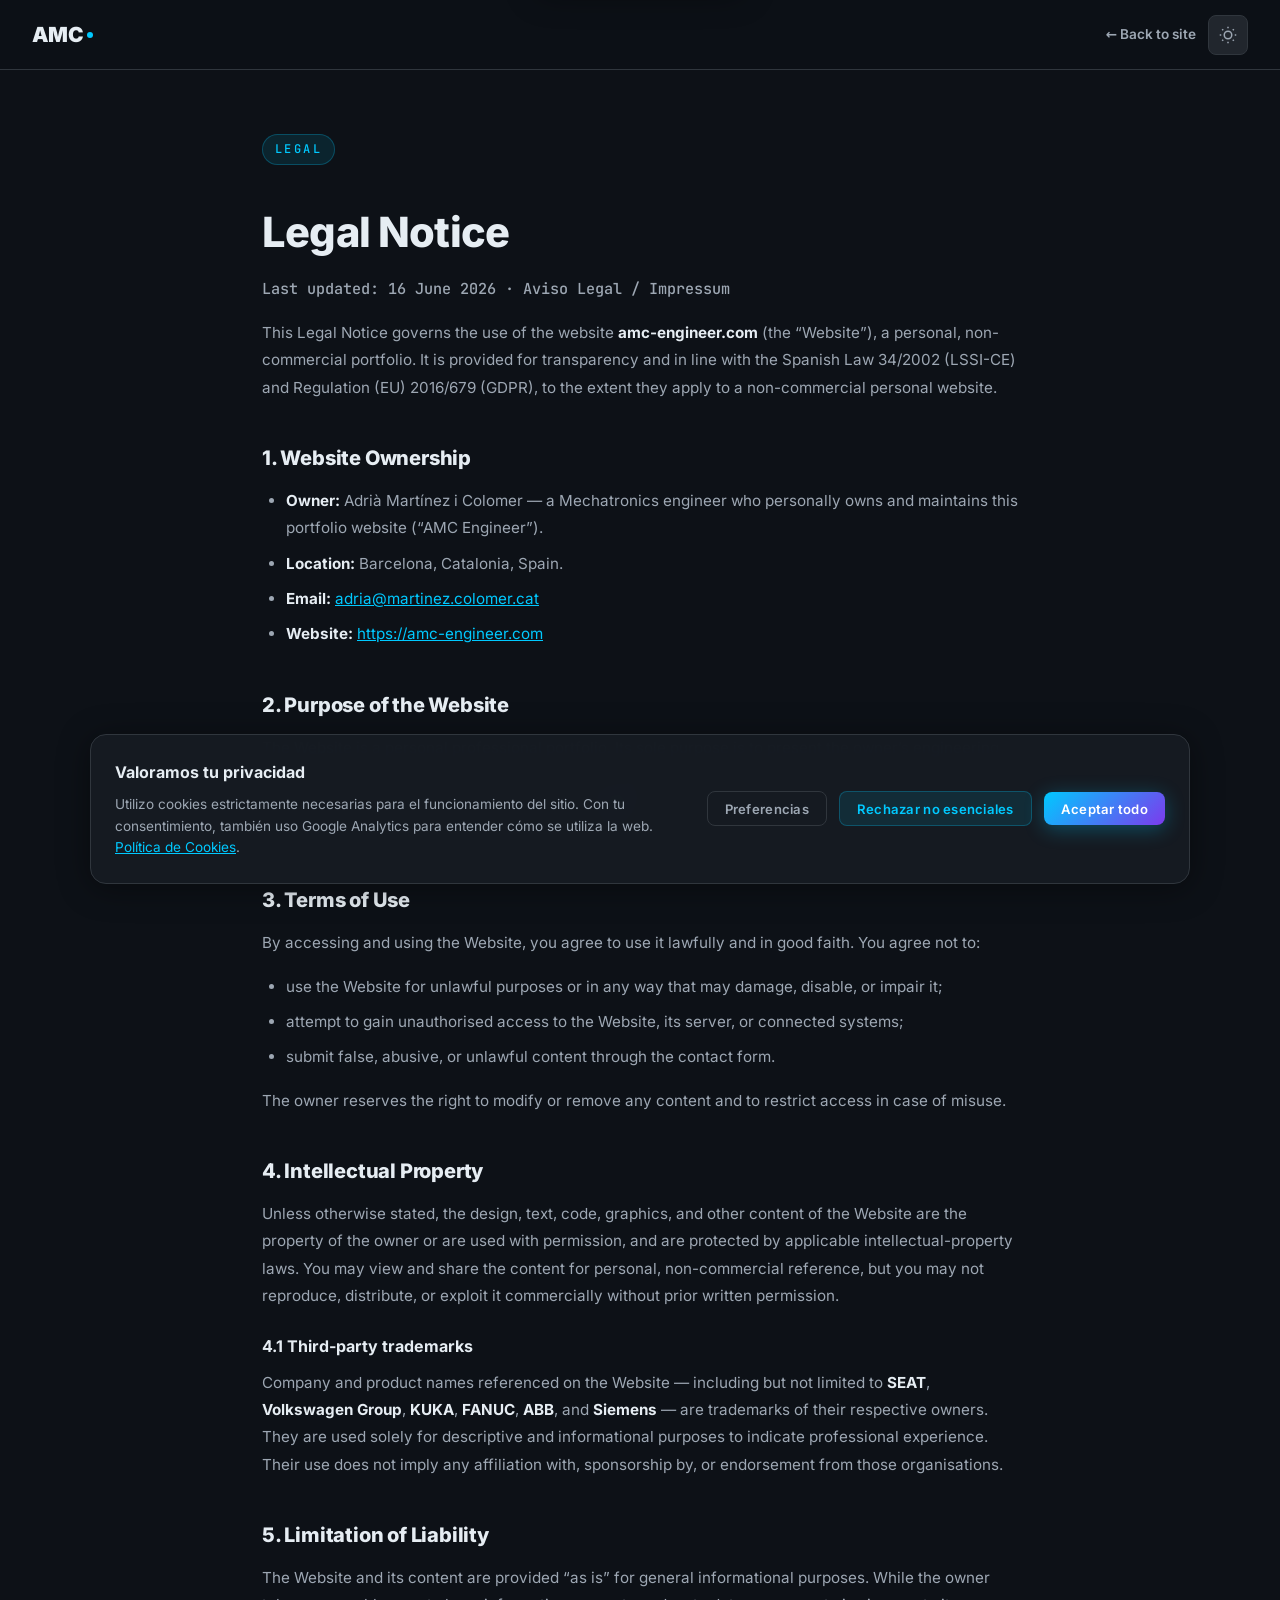
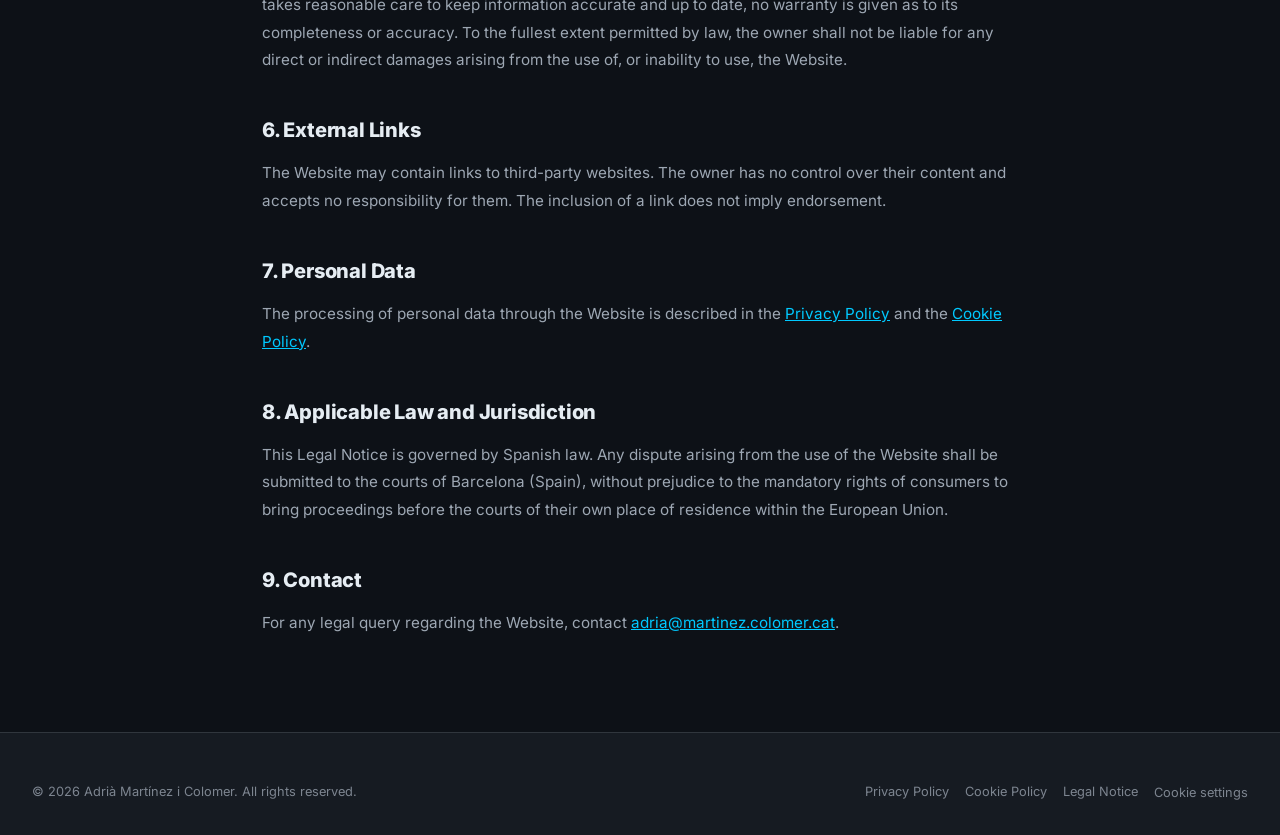
<file: legal-notice/index.html>
<!DOCTYPE html>
<html lang="en" data-theme="dark">
<head>
  <meta charset="UTF-8" />
  <meta name="viewport" content="width=device-width, initial-scale=1.0" />
  <meta http-equiv="Content-Security-Policy" content="default-src 'self'; base-uri 'self'; object-src 'none'; img-src 'self' data: https://www.googletagmanager.com https://*.google-analytics.com; font-src 'self'; style-src 'self' 'unsafe-inline'; script-src 'self' https://www.googletagmanager.com https://challenges.cloudflare.com; connect-src 'self' https://formspree.io https://www.googletagmanager.com https://www.google-analytics.com https://*.google-analytics.com https://*.analytics.google.com https://challenges.cloudflare.com; frame-src https://challenges.cloudflare.com; form-action 'self' https://formspree.io; manifest-src 'self'; upgrade-insecure-requests" />
  <title>Legal Notice | AMC Engineer — Adrià Martínez i Colomer</title>
  <meta name="description" content="Legal Notice (Aviso Legal / Impressum) for amc-engineer.com: site ownership and identification, terms of use, intellectual property, liability limitations, and applicable jurisdiction." />
  <meta name="robots" content="index, follow" />
  <meta name="theme-color" content="#0D1117" />
  <link rel="canonical" href="https://amc-engineer.com/legal-notice/" />

  <link rel="icon" href="/assets/favicon.svg" type="image/svg+xml" />
  <link rel="icon" href="/assets/favicon-32.png" sizes="32x32" type="image/png" />
  <link rel="apple-touch-icon" href="/assets/apple-touch-icon.png" />
  <link rel="manifest" href="/site.webmanifest" />

  <meta property="og:title" content="Legal Notice | AMC Engineer" />
  <meta property="og:description" content="Ownership, terms of use, intellectual property, liability and jurisdiction for amc-engineer.com." />
  <meta property="og:type" content="website" />
  <meta property="og:url" content="https://amc-engineer.com/legal-notice/" />
  <meta property="og:image" content="https://amc-engineer.com/assets/images/adria-martinez-colomer-og-cover.png" />

  <link rel="preload" href="/assets/fonts/inter-latin.woff2" as="font" type="font/woff2" crossorigin />
  <link rel="stylesheet" href="/css/style.css" />
  <script src="/js/theme-init.js"></script>
</head>
<body>
  <a href="#legal-main" class="skip-link">Skip to main content</a>

  <nav class="legal-nav">
    <div class="legal-nav__inner">
      <a href="/" class="nav__logo" aria-label="AMC Engineer — Home"><span class="nav__logo-text">AMC</span><span class="nav__logo-dot"></span></a>
      <div style="display:flex;align-items:center;gap:.75rem">
        <a href="/" class="legal-nav__back">← Back to site</a>
        <button class="theme-toggle" id="themeToggle" aria-label="Toggle dark/light mode" title="Toggle theme">
          <svg class="icon-sun" xmlns="http://www.w3.org/2000/svg" viewBox="0 0 24 24" fill="none" stroke="currentColor" stroke-width="2" aria-hidden="true"><circle cx="12" cy="12" r="5"/><line x1="12" y1="1" x2="12" y2="3"/><line x1="12" y1="21" x2="12" y2="23"/><line x1="4.22" y1="4.22" x2="5.64" y2="5.64"/><line x1="18.36" y1="18.36" x2="19.78" y2="19.78"/><line x1="1" y1="12" x2="3" y2="12"/><line x1="21" y1="12" x2="23" y2="12"/><line x1="4.22" y1="19.78" x2="5.64" y2="18.36"/><line x1="18.36" y1="5.64" x2="19.78" y2="4.22"/></svg>
          <svg class="icon-moon" xmlns="http://www.w3.org/2000/svg" viewBox="0 0 24 24" fill="none" stroke="currentColor" stroke-width="2" aria-hidden="true"><path d="M21 12.79A9 9 0 1 1 11.21 3 7 7 0 0 0 21 12.79z"/></svg>
        </button>
      </div>
    </div>
  </nav>

  <main id="legal-main" class="legal">
    <div class="container legal__container">
      <span class="section__label">Legal</span>
      <h1 class="legal__title">Legal Notice</h1>
      <p class="legal__updated">Last updated: 16 June 2026 · Aviso Legal / Impressum</p>

      <p>This Legal Notice governs the use of the website <strong>amc-engineer.com</strong> (the “Website”), a personal, non-commercial portfolio. It is provided for transparency and in line with the Spanish Law 34/2002 (LSSI-CE) and Regulation (EU) 2016/679 (GDPR), to the extent they apply to a non-commercial personal website.</p>

      <h2>1. Website Ownership</h2>
      <ul>
        <li><strong>Owner:</strong> Adrià Martínez i Colomer — a Mechatronics engineer who personally owns and maintains this portfolio website (“AMC Engineer”).</li>
        <li><strong>Location:</strong> Barcelona, Catalonia, Spain.</li>
        <li><strong>Email:</strong> <a href="mailto:adria@martinez.colomer.cat">adria@martinez.colomer.cat</a></li>
        <li><strong>Website:</strong> <a href="https://amc-engineer.com">https://amc-engineer.com</a></li>
      </ul>
      <!-- Source-only note (not shown to visitors): a NIF / VAT number / registered
           address is NOT required here because this is a personal, non-commercial site
           with no economic activity (LSSI-CE Art. 10 applies to commercial providers).
           If the site ever sells services or carries advertising/affiliate revenue, add
           the owner's NIF and a postal address to this section. -->

      <h2>2. Purpose of the Website</h2>
      <p>The Website is a personal professional portfolio. Its sole purpose is to present the owner’s engineering experience, skills, and projects and to let visitors make professional contact — for example about job opportunities, collaboration, or networking. It is <strong>not</strong> a business, consultancy, or commercial service: it does not sell products or services, carry advertising, or process payments.</p>

      <h2>3. Terms of Use</h2>
      <p>By accessing and using the Website, you agree to use it lawfully and in good faith. You agree not to:</p>
      <ul>
        <li>use the Website for unlawful purposes or in any way that may damage, disable, or impair it;</li>
        <li>attempt to gain unauthorised access to the Website, its server, or connected systems;</li>
        <li>submit false, abusive, or unlawful content through the contact form.</li>
      </ul>
      <p>The owner reserves the right to modify or remove any content and to restrict access in case of misuse.</p>

      <h2>4. Intellectual Property</h2>
      <p>Unless otherwise stated, the design, text, code, graphics, and other content of the Website are the property of the owner or are used with permission, and are protected by applicable intellectual-property laws. You may view and share the content for personal, non-commercial reference, but you may not reproduce, distribute, or exploit it commercially without prior written permission.</p>
      <h3>4.1 Third-party trademarks</h3>
      <p>Company and product names referenced on the Website — including but not limited to <strong>SEAT</strong>, <strong>Volkswagen Group</strong>, <strong>KUKA</strong>, <strong>FANUC</strong>, <strong>ABB</strong>, and <strong>Siemens</strong> — are trademarks of their respective owners. They are used solely for descriptive and informational purposes to indicate professional experience. Their use does not imply any affiliation with, sponsorship by, or endorsement from those organisations.</p>

      <h2>5. Limitation of Liability</h2>
      <p>The Website and its content are provided “as is” for general informational purposes. While the owner takes reasonable care to keep information accurate and up to date, no warranty is given as to its completeness or accuracy. To the fullest extent permitted by law, the owner shall not be liable for any direct or indirect damages arising from the use of, or inability to use, the Website.</p>

      <h2>6. External Links</h2>
      <p>The Website may contain links to third-party websites. The owner has no control over their content and accepts no responsibility for them. The inclusion of a link does not imply endorsement.</p>

      <h2>7. Personal Data</h2>
      <p>The processing of personal data through the Website is described in the <a href="/privacy-policy/">Privacy Policy</a> and the <a href="/cookie-policy/">Cookie Policy</a>.</p>

      <h2>8. Applicable Law and Jurisdiction</h2>
      <p>This Legal Notice is governed by Spanish law. Any dispute arising from the use of the Website shall be submitted to the courts of Barcelona (Spain), without prejudice to the mandatory rights of consumers to bring proceedings before the courts of their own place of residence within the European Union.</p>

      <h2>9. Contact</h2>
      <p>For any legal query regarding the Website, contact <a href="mailto:adria@martinez.colomer.cat">adria@martinez.colomer.cat</a>.</p>
    </div>
  </main>

  <footer class="footer" role="contentinfo">
    <div class="container">
      <div class="footer__bottom" style="border-top:none">
        <p>&copy; <span class="js-year">2026</span> Adrià Martínez i Colomer. All rights reserved.</p>
        <nav class="footer__legal" aria-label="Legal">
          <a href="/privacy-policy/">Privacy Policy</a>
          <a href="/cookie-policy/">Cookie Policy</a>
          <a href="/legal-notice/">Legal Notice</a>
          <button type="button" data-cookie-settings>Cookie settings</button>
        </nav>
      </div>
    </div>
  </footer>

  <script src="/js/legal.js" defer></script>
  <script src="/js/consent.js" defer></script>
</body>
</html>
</file>
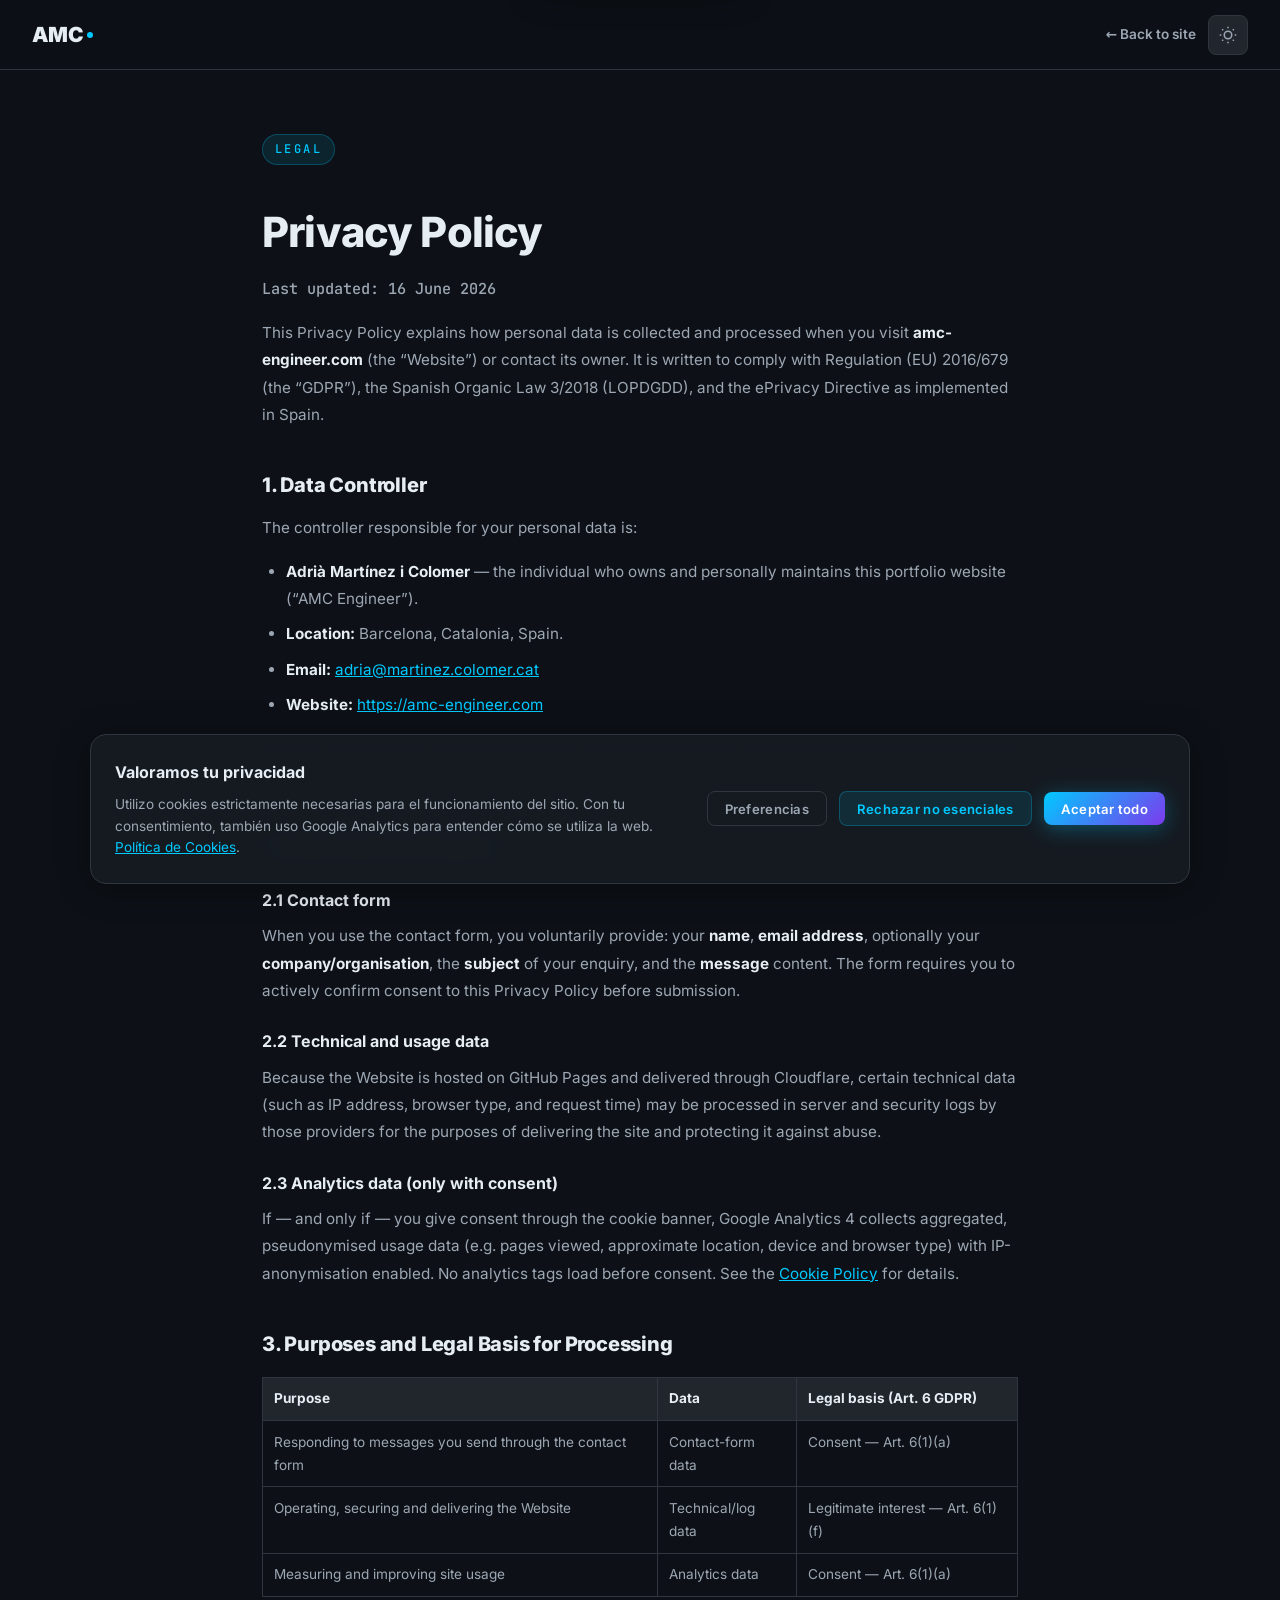
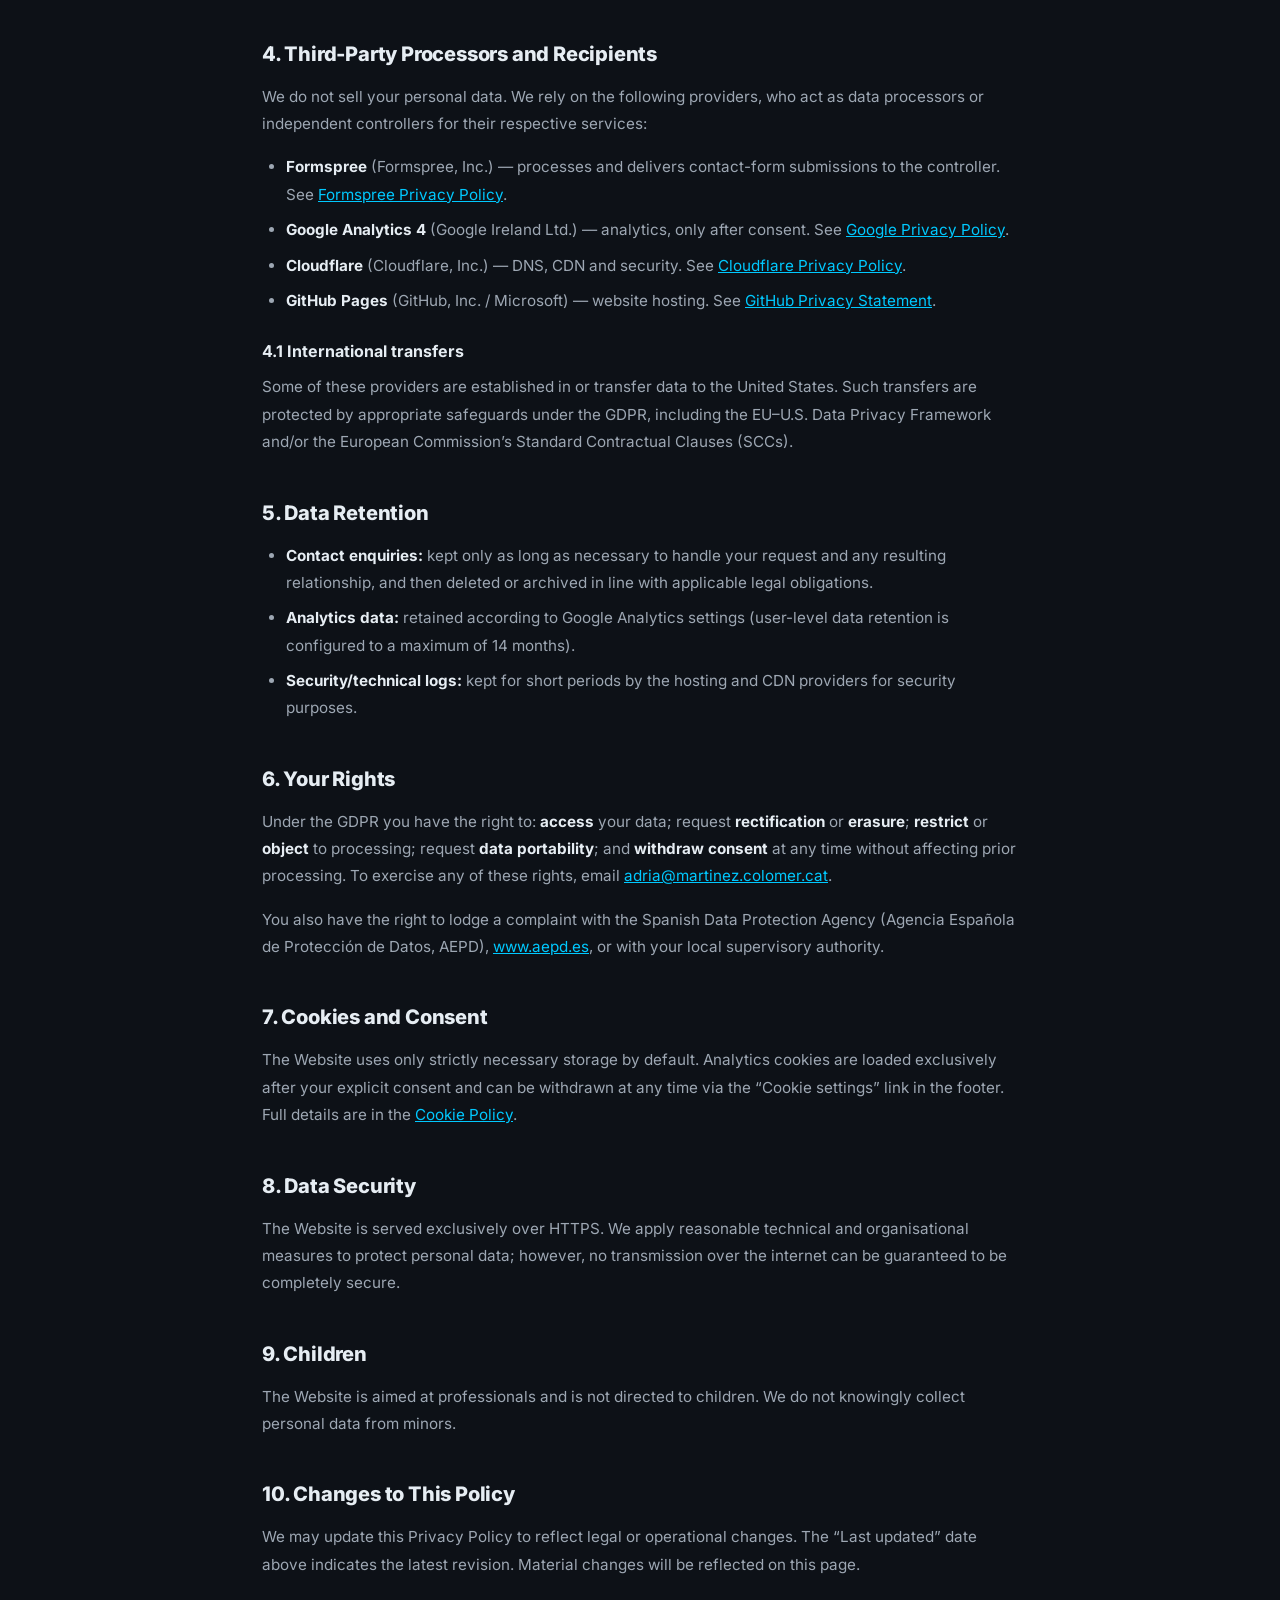
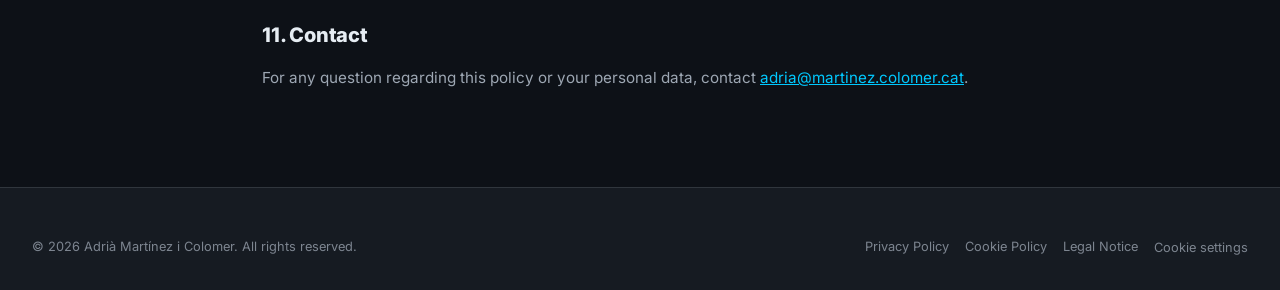
<file: privacy-policy/index.html>
<!DOCTYPE html>
<html lang="en" data-theme="dark">
<head>
  <meta charset="UTF-8" />
  <meta name="viewport" content="width=device-width, initial-scale=1.0" />
  <meta http-equiv="Content-Security-Policy" content="default-src 'self'; base-uri 'self'; object-src 'none'; img-src 'self' data: https://www.googletagmanager.com https://*.google-analytics.com; font-src 'self'; style-src 'self' 'unsafe-inline'; script-src 'self' https://www.googletagmanager.com https://challenges.cloudflare.com; connect-src 'self' https://formspree.io https://www.googletagmanager.com https://www.google-analytics.com https://*.google-analytics.com https://*.analytics.google.com https://challenges.cloudflare.com; frame-src https://challenges.cloudflare.com; form-action 'self' https://formspree.io; manifest-src 'self'; upgrade-insecure-requests" />
  <title>Privacy Policy | AMC Engineer — Adrià Martínez i Colomer</title>
  <meta name="description" content="Privacy Policy for amc-engineer.com: what personal data is collected through the contact form and analytics, the legal basis under the GDPR, processors used (Formspree, Google, Cloudflare, GitHub), retention, and your rights." />
  <meta name="robots" content="index, follow" />
  <meta name="theme-color" content="#0D1117" />
  <link rel="canonical" href="https://amc-engineer.com/privacy-policy/" />

  <link rel="icon" href="/assets/favicon.svg" type="image/svg+xml" />
  <link rel="icon" href="/assets/favicon-32.png" sizes="32x32" type="image/png" />
  <link rel="apple-touch-icon" href="/assets/apple-touch-icon.png" />
  <link rel="manifest" href="/site.webmanifest" />

  <meta property="og:title" content="Privacy Policy | AMC Engineer" />
  <meta property="og:description" content="How amc-engineer.com collects, uses, and protects personal data under the GDPR." />
  <meta property="og:type" content="website" />
  <meta property="og:url" content="https://amc-engineer.com/privacy-policy/" />
  <meta property="og:image" content="https://amc-engineer.com/assets/images/adria-martinez-colomer-og-cover.png" />

  <link rel="preload" href="/assets/fonts/inter-latin.woff2" as="font" type="font/woff2" crossorigin />
  <link rel="stylesheet" href="/css/style.css" />
  <script src="/js/theme-init.js"></script>
</head>
<body>
  <a href="#legal-main" class="skip-link">Skip to main content</a>

  <nav class="legal-nav">
    <div class="legal-nav__inner">
      <a href="/" class="nav__logo" aria-label="AMC Engineer — Home"><span class="nav__logo-text">AMC</span><span class="nav__logo-dot"></span></a>
      <div style="display:flex;align-items:center;gap:.75rem">
        <a href="/" class="legal-nav__back">← Back to site</a>
        <button class="theme-toggle" id="themeToggle" aria-label="Toggle dark/light mode" title="Toggle theme">
          <svg class="icon-sun" xmlns="http://www.w3.org/2000/svg" viewBox="0 0 24 24" fill="none" stroke="currentColor" stroke-width="2" aria-hidden="true"><circle cx="12" cy="12" r="5"/><line x1="12" y1="1" x2="12" y2="3"/><line x1="12" y1="21" x2="12" y2="23"/><line x1="4.22" y1="4.22" x2="5.64" y2="5.64"/><line x1="18.36" y1="18.36" x2="19.78" y2="19.78"/><line x1="1" y1="12" x2="3" y2="12"/><line x1="21" y1="12" x2="23" y2="12"/><line x1="4.22" y1="19.78" x2="5.64" y2="18.36"/><line x1="18.36" y1="5.64" x2="19.78" y2="4.22"/></svg>
          <svg class="icon-moon" xmlns="http://www.w3.org/2000/svg" viewBox="0 0 24 24" fill="none" stroke="currentColor" stroke-width="2" aria-hidden="true"><path d="M21 12.79A9 9 0 1 1 11.21 3 7 7 0 0 0 21 12.79z"/></svg>
        </button>
      </div>
    </div>
  </nav>

  <main id="legal-main" class="legal">
    <div class="container legal__container">
      <span class="section__label">Legal</span>
      <h1 class="legal__title">Privacy Policy</h1>
      <p class="legal__updated">Last updated: 16 June 2026</p>

      <p>This Privacy Policy explains how personal data is collected and processed when you visit <strong>amc-engineer.com</strong> (the “Website”) or contact its owner. It is written to comply with Regulation (EU) 2016/679 (the “GDPR”), the Spanish Organic Law 3/2018 (LOPDGDD), and the ePrivacy Directive as implemented in Spain.</p>

      <h2>1. Data Controller</h2>
      <p>The controller responsible for your personal data is:</p>
      <ul>
        <li><strong>Adrià Martínez i Colomer</strong> — the individual who owns and personally maintains this portfolio website (“AMC Engineer”).</li>
        <li><strong>Location:</strong> Barcelona, Catalonia, Spain.</li>
        <li><strong>Email:</strong> <a href="mailto:adria@martinez.colomer.cat">adria@martinez.colomer.cat</a></li>
        <li><strong>Website:</strong> <a href="https://amc-engineer.com">https://amc-engineer.com</a></li>
      </ul>
      <!-- Source-only note (not shown to visitors): this is a personal, non-commercial
           portfolio, so Spain's LSSI-CE business-identification duties (NIF, registered
           address) do not apply. If the site ever offers paid services, add the NIF and a
           postal address here and in the Legal Notice. -->
      <p>This is a personal, non-commercial website. The controller can be contacted at the email address above for any privacy-related request.</p>

      <h2>2. What Data We Collect</h2>
      <h3>2.1 Contact form</h3>
      <p>When you use the contact form, you voluntarily provide: your <strong>name</strong>, <strong>email address</strong>, optionally your <strong>company/organisation</strong>, the <strong>subject</strong> of your enquiry, and the <strong>message</strong> content. The form requires you to actively confirm consent to this Privacy Policy before submission.</p>
      <h3>2.2 Technical and usage data</h3>
      <p>Because the Website is hosted on GitHub Pages and delivered through Cloudflare, certain technical data (such as IP address, browser type, and request time) may be processed in server and security logs by those providers for the purposes of delivering the site and protecting it against abuse.</p>
      <h3>2.3 Analytics data (only with consent)</h3>
      <p>If — and only if — you give consent through the cookie banner, Google Analytics 4 collects aggregated, pseudonymised usage data (e.g. pages viewed, approximate location, device and browser type) with IP-anonymisation enabled. No analytics tags load before consent. See the <a href="/cookie-policy/">Cookie Policy</a> for details.</p>

      <h2>3. Purposes and Legal Basis for Processing</h2>
      <table class="legal-table">
        <thead><tr><th>Purpose</th><th>Data</th><th>Legal basis (Art. 6 GDPR)</th></tr></thead>
        <tbody>
          <tr><td>Responding to messages you send through the contact form</td><td>Contact-form data</td><td>Consent — Art. 6(1)(a)</td></tr>
          <tr><td>Operating, securing and delivering the Website</td><td>Technical/log data</td><td>Legitimate interest — Art. 6(1)(f)</td></tr>
          <tr><td>Measuring and improving site usage</td><td>Analytics data</td><td>Consent — Art. 6(1)(a)</td></tr>
        </tbody>
      </table>

      <h2>4. Third-Party Processors and Recipients</h2>
      <p>We do not sell your personal data. We rely on the following providers, who act as data processors or independent controllers for their respective services:</p>
      <ul>
        <li><strong>Formspree</strong> (Formspree, Inc.) — processes and delivers contact-form submissions to the controller. See <a href="https://formspree.io/legal/privacy-policy/" target="_blank" rel="noopener">Formspree Privacy Policy</a>.</li>
        <li><strong>Google Analytics 4</strong> (Google Ireland Ltd.) — analytics, only after consent. See <a href="https://policies.google.com/privacy" target="_blank" rel="noopener">Google Privacy Policy</a>.</li>
        <li><strong>Cloudflare</strong> (Cloudflare, Inc.) — DNS, CDN and security. See <a href="https://www.cloudflare.com/privacypolicy/" target="_blank" rel="noopener">Cloudflare Privacy Policy</a>.</li>
        <li><strong>GitHub Pages</strong> (GitHub, Inc. / Microsoft) — website hosting. See <a href="https://docs.github.com/site-policy/privacy-policies/github-general-privacy-statement" target="_blank" rel="noopener">GitHub Privacy Statement</a>.</li>
      </ul>
      <h3>4.1 International transfers</h3>
      <p>Some of these providers are established in or transfer data to the United States. Such transfers are protected by appropriate safeguards under the GDPR, including the EU–U.S. Data Privacy Framework and/or the European Commission’s Standard Contractual Clauses (SCCs).</p>

      <h2>5. Data Retention</h2>
      <ul>
        <li><strong>Contact enquiries:</strong> kept only as long as necessary to handle your request and any resulting relationship, and then deleted or archived in line with applicable legal obligations.</li>
        <li><strong>Analytics data:</strong> retained according to Google Analytics settings (user-level data retention is configured to a maximum of 14 months).</li>
        <li><strong>Security/technical logs:</strong> kept for short periods by the hosting and CDN providers for security purposes.</li>
      </ul>

      <h2>6. Your Rights</h2>
      <p>Under the GDPR you have the right to: <strong>access</strong> your data; request <strong>rectification</strong> or <strong>erasure</strong>; <strong>restrict</strong> or <strong>object</strong> to processing; request <strong>data portability</strong>; and <strong>withdraw consent</strong> at any time without affecting prior processing. To exercise any of these rights, email <a href="mailto:adria@martinez.colomer.cat">adria@martinez.colomer.cat</a>.</p>
      <p>You also have the right to lodge a complaint with the Spanish Data Protection Agency (Agencia Española de Protección de Datos, AEPD), <a href="https://www.aepd.es" target="_blank" rel="noopener">www.aepd.es</a>, or with your local supervisory authority.</p>

      <h2>7. Cookies and Consent</h2>
      <p>The Website uses only strictly necessary storage by default. Analytics cookies are loaded exclusively after your explicit consent and can be withdrawn at any time via the “Cookie settings” link in the footer. Full details are in the <a href="/cookie-policy/">Cookie Policy</a>.</p>

      <h2>8. Data Security</h2>
      <p>The Website is served exclusively over HTTPS. We apply reasonable technical and organisational measures to protect personal data; however, no transmission over the internet can be guaranteed to be completely secure.</p>

      <h2>9. Children</h2>
      <p>The Website is aimed at professionals and is not directed to children. We do not knowingly collect personal data from minors.</p>

      <h2>10. Changes to This Policy</h2>
      <p>We may update this Privacy Policy to reflect legal or operational changes. The “Last updated” date above indicates the latest revision. Material changes will be reflected on this page.</p>

      <h2>11. Contact</h2>
      <p>For any question regarding this policy or your personal data, contact <a href="mailto:adria@martinez.colomer.cat">adria@martinez.colomer.cat</a>.</p>
    </div>
  </main>

  <footer class="footer" role="contentinfo">
    <div class="container">
      <div class="footer__bottom" style="border-top:none">
        <p>&copy; <span class="js-year">2026</span> Adrià Martínez i Colomer. All rights reserved.</p>
        <nav class="footer__legal" aria-label="Legal">
          <a href="/privacy-policy/">Privacy Policy</a>
          <a href="/cookie-policy/">Cookie Policy</a>
          <a href="/legal-notice/">Legal Notice</a>
          <button type="button" data-cookie-settings>Cookie settings</button>
        </nav>
      </div>
    </div>
  </footer>

  <script src="/js/legal.js" defer></script>
  <script src="/js/consent.js" defer></script>
</body>
</html>
</file>
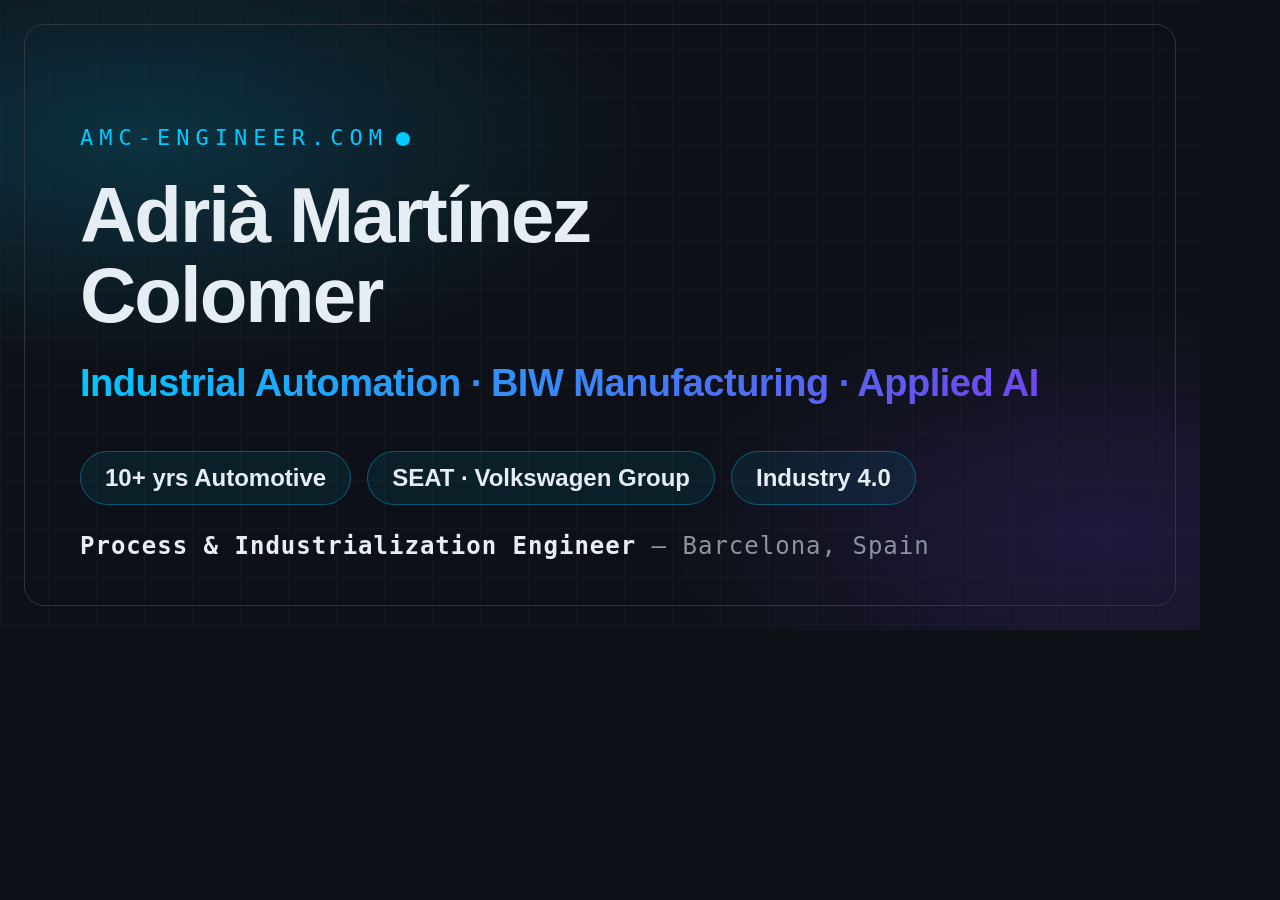
<file: assets/og-image.html>
<!DOCTYPE html>
<html>
<head>
<meta charset="utf-8">
<style>
  * { margin:0; padding:0; box-sizing:border-box; }
  html,body { width:1200px; height:630px; overflow:hidden; }
  body {
    font-family:'Segoe UI', Arial, sans-serif;
    background:#0D1117;
    color:#E6EDF3;
    position:relative;
  }
  .bg {
    position:absolute; inset:0;
    background:
      radial-gradient(ellipse 70% 60% at 12% 22%, rgba(0,201,255,.18) 0%, transparent 60%),
      radial-gradient(ellipse 60% 60% at 92% 85%, rgba(124,58,237,.18) 0%, transparent 60%);
  }
  .grid {
    position:absolute; inset:0;
    background-image:
      linear-gradient(#30363D 1px, transparent 1px),
      linear-gradient(90deg, #30363D 1px, transparent 1px);
    background-size:48px 48px;
    opacity:.18;
  }
  .frame { position:absolute; inset:24px; border:1px solid #30363D; border-radius:20px; }
  .wrap { position:relative; padding:90px 80px; height:100%; display:flex; flex-direction:column; justify-content:center; }
  .eyebrow {
    font-family:Consolas, monospace; font-size:22px; letter-spacing:6px;
    text-transform:uppercase; color:#00C9FF; margin-bottom:26px;
  }
  .name { font-size:78px; font-weight:800; letter-spacing:-2px; line-height:1.02; }
  .sub {
    margin-top:26px; font-size:38px; font-weight:700; letter-spacing:-.5px;
    background:linear-gradient(135deg,#00C9FF,#7C3AED);
    -webkit-background-clip:text; background-clip:text; -webkit-text-fill-color:transparent;
  }
  .chips { margin-top:46px; display:flex; gap:16px; }
  .chip {
    font-size:24px; font-weight:600; color:#E6EDF3;
    border:1px solid rgba(0,201,255,.35); background:rgba(0,201,255,.08);
    padding:12px 24px; border-radius:999px;
  }
  .foot {
    position:absolute; left:80px; bottom:70px;
    font-family:Consolas, monospace; font-size:24px; color:#8B949E; letter-spacing:1px;
  }
  .foot b { color:#E6EDF3; font-weight:700; }
  .dot { display:inline-block; width:14px; height:14px; border-radius:50%; background:#00C9FF; margin-left:8px; vertical-align:middle; }
</style>
</head>
<body>
  <div class="bg"></div>
  <div class="grid"></div>
  <div class="frame"></div>
  <div class="wrap">
    <div class="eyebrow">amc-engineer.com<span class="dot"></span></div>
    <div class="name">Adrià Martínez<br>Colomer</div>
    <div class="sub">Industrial Automation · BIW Manufacturing · Applied AI</div>
    <div class="chips">
      <span class="chip">10+ yrs Automotive</span>
      <span class="chip">SEAT · Volkswagen Group</span>
      <span class="chip">Industry 4.0</span>
    </div>
  </div>
  <div class="foot"><b>Process &amp; Industrialization Engineer</b> — Barcelona, Spain</div>
</body>
</html>
</file>
<file: css/style.css>
/* ================================================================
   ADRIÀ MARTÍNEZ COLOMER — Portfolio CSS
   ================================================================ */

/* ── 0. SELF-HOSTED FONTS (no external Google requests) ───────────
   Inter is a variable font: one file covers weights 100–900.
   latin covers EN/ES/CA/DE; latin-ext is loaded only when needed. */
@font-face {
  font-family: 'Inter'; font-style: normal; font-weight: 100 900; font-display: swap;
  src: url('/assets/fonts/inter-latin.woff2') format('woff2');
  unicode-range: U+0000-00FF,U+0131,U+0152-0153,U+02BB-02BC,U+02C6,U+02DA,U+02DC,U+0304,U+0308,U+0329,U+2000-206F,U+2074,U+20AC,U+2122,U+2191,U+2193,U+2212,U+2215,U+FEFF,U+FFFD;
}
@font-face {
  font-family: 'Inter'; font-style: normal; font-weight: 100 900; font-display: swap;
  src: url('/assets/fonts/inter-latin-ext.woff2') format('woff2');
  unicode-range: U+0100-02BA,U+02BD-02C5,U+02C7-02CC,U+02CE-02D7,U+02DD-02FF,U+0304,U+0308,U+0329,U+1D00-1DBF,U+1E00-1E9F,U+1EF2-1EFF,U+2020,U+20A0-20AB,U+20AD-20C0,U+2113,U+2C60-2C7F,U+A720-A7FF;
}
@font-face {
  font-family: 'JetBrains Mono'; font-style: normal; font-weight: 500; font-display: swap;
  src: url('/assets/fonts/jetbrains-500-latin.woff2') format('woff2');
  unicode-range: U+0000-00FF,U+0131,U+0152-0153,U+02BB-02BC,U+02C6,U+02DA,U+02DC,U+0304,U+0308,U+0329,U+2000-206F,U+2074,U+20AC,U+2122,U+2191,U+2193,U+2212,U+2215,U+FEFF,U+FFFD;
}
@font-face {
  font-family: 'JetBrains Mono'; font-style: normal; font-weight: 500; font-display: swap;
  src: url('/assets/fonts/jetbrains-500-latin-ext.woff2') format('woff2');
  unicode-range: U+0100-02BA,U+02BD-02C5,U+02C7-02CC,U+02CE-02D7,U+02DD-02FF,U+0304,U+0308,U+0329,U+1D00-1DBF,U+1E00-1E9F,U+1EF2-1EFF,U+2020,U+20A0-20AB,U+20AD-20C0,U+2113,U+2C60-2C7F,U+A720-A7FF;
}

/* ── 1. CUSTOM PROPERTIES ─────────────────────────────────────── */
:root {
  /* Dark Theme (default) */
  --bg: #0D1117;
  --bg2: #161B22;
  --bg3: #21262D;
  --bg3h: #2D333B;
  --acc: #00C9FF;
  --acc-rgb: 0, 201, 255;
  --acc2: #FF6B35;
  --acc2-rgb: 255, 107, 53;
  --green: #2ECC71;
  --purple: #7C3AED;
  --txt: #E6EDF3;
  --txt2: #9DA7B3;
  --txt3: #7D8590;
  --border: #30363D;
  --border-acc: rgba(0,201,255,.25);
  --shadow: 0 4px 32px rgba(0,0,0,.4);
  --shadow-acc: 0 0 40px rgba(0,201,255,.15);
  --grad: linear-gradient(135deg,#00C9FF 0%,#7C3AED 100%);
  --grad2: linear-gradient(135deg,#FF6B35 0%,#FF0F7B 100%);

  /* Typography */
  --ff: 'Inter', system-ui, -apple-system, sans-serif;
  --mono: 'JetBrains Mono', monospace;

  /* Spacing scale */
  --s1:.25rem; --s2:.5rem; --s3:.75rem; --s4:1rem;
  --s6:1.5rem; --s8:2rem; --s10:2.5rem; --s12:3rem;
  --s16:4rem; --s20:5rem; --s24:6rem;

  /* Layout */
  --max-w: 1280px;
  --pad: clamp(1rem, 5vw, 2rem);

  /* Transitions */
  --t-fast: .15s ease;
  --t: .3s ease;
  --t-slow: .6s ease;

  /* Radius */
  --r-sm:.375rem; --r:.5rem; --r-lg:1rem; --r-xl:1.5rem; --r-full:9999px;

  /* Nav height */
  --nav-h: 70px;
}

[data-theme="light"] {
  --bg: #F0F4F8;
  --bg2: #FFFFFF;
  --bg3: #FFFFFF;
  --bg3h: #F0F4F8;
  --acc: #0066CC;
  --acc-rgb: 0,102,204;
  --acc2: #E85D2F;
  --txt: #1A202C;
  --txt2: #4A5568;
  --txt3: #5F6B7A;
  --border: #E2E8F0;
  --border-acc: rgba(0,102,204,.2);
  --shadow: 0 4px 24px rgba(0,0,0,.08);
  --shadow-acc: 0 0 30px rgba(0,102,204,.12);
}

/* ── 2. RESET & BASE ─────────────────────────────────────────── */
*, *::before, *::after { box-sizing:border-box; margin:0; padding:0; }

html {
  scroll-behavior: smooth;
  scroll-padding-top: var(--nav-h);
  -webkit-text-size-adjust: 100%;
}

body {
  font-family: var(--ff);
  background: var(--bg);
  color: var(--txt);
  line-height: 1.7;
  overflow-x: hidden;
  transition: background var(--t), color var(--t);
}

img, video { max-width:100%; display:block; }
a { color: inherit; text-decoration:none; }
button { cursor:pointer; border:none; background:none; font-family: var(--ff); }
ul { list-style:none; }
input, textarea, select { font-family: var(--ff); }

/* ── 3. UTILITIES ────────────────────────────────────────────── */
.container {
  width:100%;
  max-width: var(--max-w);
  margin: 0 auto;
  padding: 0 var(--pad);
}

.gradient-text {
  background: var(--grad);
  -webkit-background-clip: text;
  -webkit-text-fill-color: transparent;
  background-clip: text;
}

.section {
  padding: var(--s24) 0;
}

.section__header {
  text-align: center;
  margin-bottom: var(--s16);
}

.section__label {
  display: inline-block;
  font-family: var(--mono);
  font-size: .75rem;
  font-weight: 500;
  letter-spacing: .2em;
  text-transform: uppercase;
  color: var(--acc);
  background: rgba(var(--acc-rgb),.1);
  border: 1px solid var(--border-acc);
  padding: .35em 1em;
  border-radius: var(--r-full);
  margin-bottom: var(--s4);
}

.section__title {
  font-size: clamp(1.75rem, 4vw, 2.75rem);
  font-weight: 800;
  line-height: 1.2;
  letter-spacing: -.02em;
  color: var(--txt);
}

.section__subtitle {
  margin-top: var(--s4);
  color: var(--txt2);
  font-size: 1.1rem;
  max-width: 540px;
  margin-left: auto;
  margin-right: auto;
}

/* Buttons */
.btn {
  display: inline-flex;
  align-items: center;
  gap: var(--s2);
  padding: .75em 1.75em;
  border-radius: var(--r);
  font-size: .9rem;
  font-weight: 600;
  letter-spacing: .02em;
  transition: all var(--t);
  white-space: nowrap;
}
.btn svg { width:16px; height:16px; flex-shrink:0; }

.btn--primary {
  background: var(--grad);
  color: #fff;
  box-shadow: 0 4px 20px rgba(var(--acc-rgb),.3);
}
.btn--primary:hover { transform: translateY(-2px); box-shadow: 0 8px 30px rgba(var(--acc-rgb),.4); }

.btn--secondary {
  background: rgba(var(--acc-rgb),.1);
  color: var(--acc);
  border: 1px solid var(--border-acc);
}
.btn--secondary:hover { background: rgba(var(--acc-rgb),.2); transform: translateY(-2px); }

.btn--outline {
  background: transparent;
  color: var(--txt2);
  border: 1px solid var(--border);
}
.btn--outline:hover { border-color: var(--acc); color: var(--acc); transform: translateY(-2px); }

.btn--full { width:100%; justify-content:center; padding: 1em 2em; font-size:1rem; }

/* Tags */
.tag {
  display: inline-block;
  padding: .25em .75em;
  border-radius: var(--r-full);
  font-size: .75rem;
  font-weight: 600;
  background: rgba(var(--acc-rgb),.08);
  color: var(--acc);
  border: 1px solid rgba(var(--acc-rgb),.2);
  transition: all var(--t-fast);
}
.tag--lg { font-size:.85rem; padding:.35em 1em; }
.tag--md { font-size:.8rem; }
.tag--sm { font-size:.7rem; }
.tag:hover { background: rgba(var(--acc-rgb),.18); }

/* Badges */
.badge {
  display: inline-block;
  padding: .4em 1em;
  border-radius: var(--r-full);
  font-size: .8rem;
  font-weight: 600;
  letter-spacing: .03em;
}
.badge--accent { background: rgba(var(--acc-rgb),.15); color: var(--acc); border: 1px solid var(--border-acc); }
.badge--secondary { background: rgba(var(--acc2-rgb),.12); color: var(--acc2); border: 1px solid rgba(var(--acc2-rgb),.25); }
.badge--outline { background: transparent; color: var(--txt2); border: 1px solid var(--border); }

/* Scroll animations — content is VISIBLE by default; the hidden start state is
   applied only when JS is active (html.js), so if JS fails or the
   IntersectionObserver never fires, nothing is left invisible. */
.reveal { opacity:1; transform:none; }
.js .reveal { opacity:0; transform:translateY(28px); transition: opacity .6s ease, transform .6s ease; }
.reveal.visible { opacity:1; transform:none; }

.animate-fade-up { opacity:1; transform:none; }
.js .animate-fade-up { opacity:0; transform:translateY(24px); }
.animate-fade-up.in { opacity:1; transform:none; transition: opacity .7s ease, transform .7s ease; }

/* Failsafe: if the main script doesn't finish initialising, force everything visible. */
.reveal-all .reveal,
.reveal-all .animate-fade-up { opacity:1 !important; transform:none !important; }

/* ── 4. NAVIGATION ───────────────────────────────────────────── */
.nav {
  position: fixed;
  top: 0; left: 0; right: 0;
  z-index: 1000;
  height: var(--nav-h);
  transition: background var(--t), box-shadow var(--t), border-color var(--t);
}

.nav.scrolled {
  background: rgba(13,17,23,.85);
  backdrop-filter: blur(20px);
  -webkit-backdrop-filter: blur(20px);
  border-bottom: 1px solid var(--border);
  box-shadow: 0 1px 20px rgba(0,0,0,.3);
}

[data-theme="light"] .nav.scrolled {
  background: rgba(240,244,248,.9);
}

.nav__container {
  display: flex;
  align-items: center;
  justify-content: space-between;
  height: 100%;
  max-width: var(--max-w);
  margin: 0 auto;
  padding: 0 var(--pad);
}

.nav__logo {
  display: flex;
  align-items: center;
  gap: 4px;
  font-size: 1.3rem;
  font-weight: 900;
  letter-spacing: -.03em;
  color: var(--txt);
}
.nav__logo-dot { width:6px; height:6px; background: var(--acc); border-radius: 50%; display: inline-block; }

.nav__links {
  display: flex;
  align-items: center;
  gap: var(--s8);
}

.nav__link {
  font-size: .875rem;
  font-weight: 600;
  color: var(--txt2);
  position: relative;
  transition: color var(--t-fast);
  padding: .25em 0;
}
.nav__link::after {
  content:'';
  position: absolute;
  bottom: -2px; left: 0;
  width: 0; height: 2px;
  background: var(--grad);
  border-radius: var(--r-full);
  transition: width var(--t);
}
.nav__link:hover, .nav__link.active { color: var(--txt); }
.nav__link:hover::after, .nav__link.active::after { width: 100%; }

.nav__actions { display:flex; align-items:center; gap:var(--s3); }

.theme-toggle {
  width: 40px; height: 40px;
  border-radius: var(--r);
  display: flex; align-items:center; justify-content:center;
  color: var(--txt2);
  background: var(--bg3);
  border: 1px solid var(--border);
  transition: all var(--t-fast);
}
.theme-toggle:hover { color: var(--acc); border-color: var(--border-acc); }
.theme-toggle svg { width:18px; height:18px; transition: transform var(--t); }
[data-theme="dark"] .icon-moon { display:none; }
[data-theme="light"] .icon-sun { display:none; }

.nav__hamburger {
  display:none;
  flex-direction:column;
  gap:5px;
  padding:8px;
  border-radius: var(--r);
  border: 1px solid var(--border);
  background: var(--bg3);
}
.nav__hamburger span {
  width:20px; height:2px;
  background: var(--txt2);
  border-radius: 2px;
  display:block;
  transition: all var(--t-fast);
}
.nav__hamburger.open span:nth-child(1) { transform: rotate(45deg) translate(5px,5px); }
.nav__hamburger.open span:nth-child(2) { opacity:0; }
.nav__hamburger.open span:nth-child(3) { transform: rotate(-45deg) translate(5px,-5px); }

/* ── 5. HERO ─────────────────────────────────────────────────── */
.hero {
  min-height: 100vh;
  display: flex;
  align-items: center;
  justify-content: center;
  position: relative;
  overflow: hidden;
  padding: var(--nav-h) var(--pad) var(--s16);
}

.hero__bg-canvas {
  position: absolute;
  inset: 0;
  z-index: 0;
  background:
    radial-gradient(ellipse 80% 50% at 10% 30%, rgba(0,201,255,.08) 0%, transparent 60%),
    radial-gradient(ellipse 60% 40% at 90% 70%, rgba(124,58,237,.08) 0%, transparent 60%),
    radial-gradient(ellipse 50% 60% at 50% 100%, rgba(255,107,53,.05) 0%, transparent 50%);
  animation: bgPulse 8s ease-in-out infinite alternate;
}

@keyframes bgPulse {
  0% { opacity:.6; }
  100% { opacity:1; }
}

.hero__content {
  position: relative;
  z-index: 1;
  text-align: center;
  max-width: 860px;
  margin: 0 auto;
}

.hero__greeting {
  font-family: var(--mono);
  font-size: .9rem;
  color: var(--acc);
  letter-spacing: .12em;
  text-transform: uppercase;
  margin-bottom: var(--s3);
}

.hero__name {
  font-size: clamp(2.5rem, 8vw, 5.5rem);
  font-weight: 900;
  line-height: 1.05;
  letter-spacing: -.04em;
  margin-bottom: var(--s6);
}


.hero__description {
  font-size: clamp(.95rem, 2vw, 1.1rem);
  color: var(--txt2);
  max-width: 640px;
  margin: 0 auto var(--s8);
  line-height: 1.8;
}
.hero__description strong { color: var(--txt); }

.hero__cta {
  display: flex;
  flex-wrap: wrap;
  gap: var(--s3);
  justify-content: center;
  margin-bottom: var(--s12);
}

.hero__stats {
  display: flex;
  align-items: center;
  justify-content: center;
  gap: var(--s8);
  flex-wrap: wrap;
}
.stat { text-align:center; }
.stat__number {
  display: block;
  font-size: clamp(1.8rem, 4vw, 2.5rem);
  font-weight: 900;
  background: var(--grad);
  -webkit-background-clip: text;
  -webkit-text-fill-color: transparent;
  background-clip: text;
  line-height: 1;
}
.stat__plus { font-size:1.4rem; font-weight:900; color: var(--acc); -webkit-text-fill-color: var(--acc); }
.stat__label {
  display: block;
  font-size: .75rem;
  text-transform: uppercase;
  letter-spacing: .1em;
  color: var(--txt3);
  margin-top: var(--s1);
}
.stat__divider { width:1px; height:40px; background: var(--border); }

.hero__scroll-indicator {
  position: absolute;
  bottom: var(--s8);
  left: 50%;
  transform: translateX(-50%);
  z-index: 1;
}
.hero__scroll-indicator a {
  display:flex; flex-direction:column; align-items:center; gap:var(--s2);
  color: var(--txt3);
  font-size: .75rem;
  letter-spacing: .1em;
  text-transform: uppercase;
  transition: color var(--t-fast);
}
.hero__scroll-indicator a:hover { color: var(--acc); }
.scroll-mouse {
  width:24px; height:38px;
  border: 2px solid var(--txt3);
  border-radius: 12px;
  position: relative;
}
.scroll-wheel {
  width:4px; height:8px;
  background: var(--acc);
  border-radius: 2px;
  position: absolute;
  top:6px; left:50%; transform:translateX(-50%);
  animation: scrollAnim 2s ease infinite;
}
@keyframes scrollAnim {
  0% { top:6px; opacity:1; }
  100% { top:20px; opacity:0; }
}

/* ── 6. ABOUT ────────────────────────────────────────────────── */
.about { background: var(--bg2); }

.about__grid {
  display: grid;
  grid-template-columns: 380px 1fr;
  gap: var(--s16);
  align-items: start;
}

.about__image-wrapper {
  position: relative;
}

.about__badges {
  display: flex;
  flex-wrap: wrap;
  gap: var(--s2);
  margin-top: var(--s4);
}

.about__content {}

.about__lead {
  font-size: clamp(1rem, 2vw, 1.2rem);
  font-weight: 600;
  line-height: 1.7;
  color: var(--txt);
  margin-bottom: var(--s4);
}
.about__lead strong { color: var(--acc); }

.about__text {
  color: var(--txt2);
  line-height: 1.8;
  margin-bottom: var(--s4);
}

.about__values {
  display: grid;
  grid-template-columns: repeat(auto-fit, minmax(180px, 1fr));
  gap: var(--s4);
  margin: var(--s8) 0;
}

.value-card {
  background: var(--bg3);
  border: 1px solid var(--border);
  border-radius: var(--r-lg);
  padding: var(--s6);
  transition: all var(--t);
}
.value-card:hover {
  border-color: var(--border-acc);
  transform: translateY(-3px);
  box-shadow: var(--shadow-acc);
}
.value-card__icon { font-size:1.5rem; margin-bottom:var(--s2); display:block; }
.value-card h3 { font-size:.9rem; font-weight:600; margin-bottom:var(--s2); }
.value-card p { font-size:.8rem; color:var(--txt2); line-height:1.6; }

.about__location {
  display: flex;
  align-items: center;
  gap: var(--s2);
  color: var(--txt2);
  font-size: .875rem;
  padding-top: var(--s4);
  border-top: 1px solid var(--border);
}
.about__location svg { width:16px; height:16px; color: var(--acc); flex-shrink:0; }

/* ── 7. EXPERIENCE / TIMELINE ────────────────────────────────── */
.timeline {
  position: relative;
  padding: var(--s4) 0;
}
.timeline::before {
  content:'';
  position: absolute;
  top:0; bottom:0;
  left:50%;
  transform: translateX(-50%);
  width: 2px;
  background: linear-gradient(to bottom, transparent, var(--border) 10%, var(--border) 90%, transparent);
}

.timeline__item {
  display: grid;
  grid-template-columns: 1fr auto 1fr;
  gap: var(--s8);
  margin-bottom: var(--s12);
  align-items: start;
}

.timeline__dot {
  width: 16px; height: 16px;
  background: var(--grad);
  border-radius: 50%;
  border: 3px solid var(--bg);
  margin-top: 24px;
  z-index: 1;
  position: relative;
  box-shadow: 0 0 0 4px rgba(var(--acc-rgb),.2);
  transition: box-shadow var(--t);
}
.timeline__dot--intern { background: var(--bg3); border: 3px solid var(--border); box-shadow:none; }
.timeline__item:hover .timeline__dot { box-shadow: 0 0 0 8px rgba(var(--acc-rgb),.15); }

.timeline__item--left .timeline__card { grid-column:1; grid-row:1; }
.timeline__item--left .timeline__dot { grid-column:2; }
.timeline__item--left > :last-child { grid-column:3; }

.timeline__item--right > :first-child { grid-column:1; }
.timeline__item--right .timeline__dot { grid-column:2; }
.timeline__item--right .timeline__card { grid-column:3; grid-row:1; }

.timeline__card {
  background: var(--bg3);
  border: 1px solid var(--border);
  border-radius: var(--r-lg);
  padding: var(--s6);
  transition: all var(--t);
}
.timeline__card:hover {
  border-color: var(--border-acc);
  box-shadow: var(--shadow-acc);
  transform: translateY(-2px);
}
.timeline__card--intern { opacity:.85; }
.timeline__card--intern:hover { opacity:1; }

.timeline__card-header {
  display: flex;
  justify-content: space-between;
  align-items: flex-start;
  gap: var(--s4);
  margin-bottom: var(--s4);
  flex-wrap: wrap;
}

.timeline__role {
  font-size: 1.05rem;
  font-weight: 700;
  color: var(--txt);
  margin-bottom: var(--s1);
}

.timeline__company {
  font-size: .875rem;
  font-weight: 600;
  color: var(--acc);
}
.timeline__client {
  color: var(--txt2);
  font-weight: 400;
}

.timeline__meta { text-align:right; flex-shrink:0; }
.timeline__date {
  display:block;
  font-family: var(--mono);
  font-size: .75rem;
  color: var(--txt2);
  background: var(--bg2);
  padding: .2em .7em;
  border-radius: var(--r-full);
  border: 1px solid var(--border);
  margin-bottom: var(--s1);
  white-space: nowrap;
}
.timeline__location {
  display:block;
  font-size: .75rem;
  color: var(--txt3);
}

.timeline__achievements {
  margin-bottom: var(--s4);
  padding-left: var(--s4);
}
.timeline__achievements li {
  font-size:.875rem;
  color: var(--txt2);
  line-height:1.7;
  margin-bottom:var(--s2);
  position:relative;
}
.timeline__achievements li::before {
  content:'▹';
  position:absolute;
  left:-1.2em;
  color: var(--acc);
  font-size:.75rem;
  top:.15em;
}
.timeline__achievements li strong { color: var(--txt); }

.timeline__tags { display:flex; flex-wrap:wrap; gap:var(--s1); }

/* ── 8. PROJECTS ─────────────────────────────────────────────── */
.projects { background: var(--bg2); }

.projects__grid {
  display: grid;
  grid-template-columns: repeat(auto-fill, minmax(340px, 1fr));
  gap: var(--s6);
}

.project-card {
  background: var(--bg3);
  border: 1px solid var(--border);
  border-radius: var(--r-lg);
  padding: var(--s6);
  transition: all var(--t);
  display: flex;
  flex-direction: column;
  gap: var(--s3);
}
.project-card:hover {
  border-color: var(--border-acc);
  transform: translateY(-4px);
  box-shadow: var(--shadow-acc);
}

.project-card__icon { font-size:2rem; line-height:1; }
.project-card__tag {
  font-family: var(--mono);
  font-size: .7rem;
  color: var(--acc);
  text-transform: uppercase;
  letter-spacing: .1em;
}
.project-card__title {
  font-size: 1rem;
  font-weight: 700;
  color: var(--txt);
  line-height: 1.4;
}
.project-card__description {
  font-size:.85rem;
  color: var(--txt2);
  line-height:1.7;
  flex:1;
}
.project-card__highlights {
  padding-left: var(--s4);
  display:flex;
  flex-direction:column;
  gap: var(--s1);
}
.project-card__highlights li {
  font-size:.8rem;
  color: var(--txt2);
  position:relative;
}
.project-card__highlights li::before {
  content:'✓';
  position:absolute;
  left:-1.2em;
  color: var(--green);
  font-size:.7rem;
}
.project-card__tech {
  display:flex;
  flex-wrap:wrap;
  gap:var(--s1);
  padding-top: var(--s3);
  border-top: 1px solid var(--border);
}
.project-card__tech span {
  font-size:.7rem;
  font-weight:600;
  padding:.2em .65em;
  border-radius: var(--r-full);
  background: rgba(var(--acc-rgb),.06);
  color: var(--txt2);
  border: 1px solid var(--border);
}

/* ── 9. SKILLS ───────────────────────────────────────────────── */
.skills__grid {
  display:grid;
  grid-template-columns: repeat(auto-fill, minmax(440px,1fr));
  gap: var(--s8);
}

.skills__category {
  background: var(--bg3);
  border: 1px solid var(--border);
  border-radius: var(--r-lg);
  padding: var(--s6);
}

.skills__category-title {
  display:flex;
  align-items:center;
  gap: var(--s2);
  font-size:.9rem;
  font-weight:700;
  color: var(--txt);
  margin-bottom: var(--s6);
  padding-bottom: var(--s4);
  border-bottom: 1px solid var(--border);
}
.skills__category-title svg { width:18px; height:18px; color:var(--acc); flex-shrink:0; }

/* Language grid */
.language-grid { display:flex; flex-direction:column; gap:var(--s4); }
.language-item {
  display:grid;
  grid-template-columns: 28px 1fr auto;
  align-items:center;
  gap:var(--s3);
  padding:var(--s3);
  background:var(--bg2);
  border:1px solid var(--border);
  border-radius:var(--r);
}
.language-flag { font-size:1.2rem; }
.language-name { display:block; font-size:.85rem; font-weight:600; }
.language-level { display:block; font-size:.7rem; color:var(--txt3); }
.language-level.native { color:var(--green); }
.language-level.b2 { color:var(--acc); }
.language-level.a1 { color:var(--txt3); }

.language-dots { display:flex; gap:4px; }
.dot { width:10px; height:10px; border-radius:50%; background:var(--border); border:1px solid var(--border); }
.dot.filled { background:var(--grad); border-color:transparent; }

/* Tag cloud */
.tag-cloud { display:flex; flex-wrap:wrap; gap:var(--s2); }

/* ── 10. CERTIFICATIONS ──────────────────────────────────────── */
.certifications { background: var(--bg2); }

.certs__grid {
  display:grid;
  grid-template-columns: repeat(auto-fill, minmax(280px,1fr));
  gap: var(--s6);
}

.cert-card {
  display:flex;
  align-items:flex-start;
  gap: var(--s4);
  background: var(--bg3);
  border: 1px solid var(--border);
  border-radius: var(--r-lg);
  padding: var(--s6);
  transition: all var(--t);
}
.cert-card:hover {
  border-color: var(--border-acc);
  transform: translateY(-3px);
  box-shadow: var(--shadow-acc);
}
.cert-card--education { border-left: 3px solid var(--acc); }
.cert-card--placeholder { opacity:.6; border-style:dashed; }
.cert-card--placeholder:hover { opacity:.9; }

.cert-card__icon { font-size:1.8rem; flex-shrink:0; }
.cert-card__type { font-family:var(--mono); font-size:.65rem; text-transform:uppercase; letter-spacing:.1em; color:var(--acc); display:block; margin-bottom:var(--s1); }
.cert-card__title { font-size:.9rem; font-weight:700; color:var(--txt); margin-bottom:var(--s1); line-height:1.3; }
.cert-card__issuer { font-size:.8rem; color:var(--txt2); margin-bottom:var(--s1); }
.cert-card__date { font-family:var(--mono); font-size:.7rem; color:var(--txt3); }

/* ── 11. CONTACT ─────────────────────────────────────────────── */
.contact__grid {
  display:grid;
  grid-template-columns:1fr 1.4fr;
  gap: var(--s12);
  align-items:start;
}

.contact__info { display:flex; flex-direction:column; gap:var(--s6); }
.contact__info-item {
  display:flex;
  align-items:flex-start;
  gap: var(--s4);
}
.contact__info-icon {
  width:44px; height:44px;
  background:rgba(var(--acc-rgb),.1);
  border:1px solid var(--border-acc);
  border-radius:var(--r);
  display:flex; align-items:center; justify-content:center;
  flex-shrink:0;
}
.contact__info-icon svg { width:18px; height:18px; color:var(--acc); }
.contact__info-item h3 { font-size:.75rem; font-weight:600; text-transform:uppercase; letter-spacing:.08em; color:var(--txt3); margin-bottom:var(--s1); }
.contact__info-item a, .contact__info-item span { font-size:.9rem; color:var(--txt2); transition:color var(--t-fast); }
.contact__info-item a:hover { color:var(--acc); }

.contact__social { display:flex; gap:var(--s3); margin-top:var(--s4); }
.social-btn {
  display:inline-flex; align-items:center; gap:var(--s2);
  padding:.6em 1.2em;
  border-radius:var(--r);
  font-size:.85rem; font-weight:600;
  background:var(--bg3);
  color:var(--txt2);
  border:1px solid var(--border);
  transition:all var(--t-fast);
}
.social-btn svg { width:16px; height:16px; }
.social-btn:hover { border-color:var(--border-acc); color:var(--acc); transform:translateY(-2px); }

/* Form */
.contact__form {
  background:var(--bg3);
  border:1px solid var(--border);
  border-radius:var(--r-xl);
  padding: var(--s8);
  display:flex;
  flex-direction:column;
  gap: var(--s4);
}

.form__group { display:flex; flex-direction:column; gap:var(--s2); }
.form__label { font-size:.8rem; font-weight:600; color:var(--txt2); letter-spacing:.03em; }
.form__input {
  background:var(--bg2);
  border:1px solid var(--border);
  border-radius:var(--r);
  padding:.75em 1em;
  color:var(--txt);
  font-size:.9rem;
  transition:border-color var(--t-fast), box-shadow var(--t-fast);
  outline:none;
  width:100%;
  -webkit-appearance:none;
  appearance:none;
}
.form__input::placeholder { color:var(--txt3); }
.form__input:focus {
  border-color:var(--acc);
  box-shadow:0 0 0 3px rgba(var(--acc-rgb),.15);
}
.form__textarea { resize:vertical; min-height:130px; }
.form__select { cursor:pointer; }
.form__select option { background:var(--bg2); color:var(--txt); }
.form__note { font-size:.75rem; color:var(--txt3); text-align:center; margin-top:var(--s2); }

/* ── 12. FOOTER ──────────────────────────────────────────────── */
.footer {
  background:var(--bg2);
  border-top:1px solid var(--border);
  padding: var(--s12) 0 var(--s8);
}
.footer__grid {
  display:grid;
  grid-template-columns:1.5fr 1fr 1fr;
  gap: var(--s12);
  margin-bottom: var(--s8);
  padding-bottom: var(--s8);
  border-bottom:1px solid var(--border);
}
.footer__brand p { font-size:.85rem; color:var(--txt2); margin-top:var(--s3); line-height:1.7; }
.footer__brand .nav__logo { margin-bottom:var(--s2); }
.footer__links h4, .footer__contact h4 { font-size:.75rem; font-weight:700; text-transform:uppercase; letter-spacing:.1em; color:var(--txt3); margin-bottom:var(--s4); }
.footer__links ul { display:flex; flex-direction:column; gap:var(--s2); }
.footer__links a, .footer__contact a { font-size:.875rem; color:var(--txt2); transition:color var(--t-fast); }
.footer__links a:hover, .footer__contact a:hover { color:var(--acc); }
.footer__contact p { font-size:.875rem; color:var(--txt2); margin-bottom:var(--s2); }
.footer__bottom {
  display:flex; justify-content:space-between; align-items:center; flex-wrap:wrap; gap:var(--s4);
  font-size:.8rem; color:var(--txt3);
}

/* Back to top */
.back-to-top {
  position:fixed;
  bottom:var(--s8); right:var(--s8);
  z-index:999;
  width:44px; height:44px;
  background:var(--bg3);
  border:1px solid var(--border);
  border-radius:var(--r);
  display:flex; align-items:center; justify-content:center;
  color:var(--txt2);
  opacity:0;
  visibility:hidden;
  transition:all var(--t);
  box-shadow:var(--shadow);
}
.back-to-top.visible { opacity:1; visibility:visible; }
.back-to-top:hover { border-color:var(--border-acc); color:var(--acc); transform:translateY(-3px); }
.back-to-top svg { width:18px; height:18px; }

/* ── 13. RESPONSIVE ──────────────────────────────────────────── */
@media (max-width:1024px) {
  .about__grid { grid-template-columns:1fr; }
  .about__image-wrapper { max-width:300px; }
  .contact__grid { grid-template-columns:1fr; }
  .timeline::before { left:20px; }
  .timeline__item {
    grid-template-columns:auto 1fr;
    gap:var(--s4);
  }
  .timeline__item--left .timeline__card,
  .timeline__item--right .timeline__card {
    grid-column:2; grid-row:1;
  }
  .timeline__item--left .timeline__dot,
  .timeline__item--right .timeline__dot { grid-column:1; }
  /* NOTE: every item has exactly two children (dot + card). On mobile both must
     show — dot in column 1, card in column 2. The previous rule hid the
     `:last-child`/`:first-child`, which on left-aligned items IS the card, so the
     first card (Jordan Group) was display:none on phones. Do not re-add it. */
  .footer__grid { grid-template-columns:1fr 1fr; }
}

@media (max-width:768px) {
  :root { --nav-h:60px; }
  .nav__links { display:none; flex-direction:column; position:fixed; top:var(--nav-h); left:0; right:0; background:var(--bg2); border-bottom:1px solid var(--border); padding:var(--s6) var(--pad); gap:var(--s4); }
  .nav__links.open { display:flex; }
  .nav__hamburger { display:flex; }
  .hero__cta { flex-direction:column; align-items:center; }
  .hero__stats { gap:var(--s4); }
  .stat__divider { display:none; }
  .skills__grid { grid-template-columns:1fr; }
  .projects__grid { grid-template-columns:1fr; }
  .footer__grid { grid-template-columns:1fr; }
  .footer__bottom { flex-direction:column; text-align:center; }
  .about__badges { justify-content:center; }
  .about__content { text-align:center; }
  .about__location { justify-content:center; }
}

@media (max-width:480px) {
  .section { padding:var(--s16) 0; }
  .contact__social { flex-direction:column; }
  .hero__name { letter-spacing:-.03em; }
  .certs__grid { grid-template-columns:1fr; }
}

/* ── 14. REDUCED MOTION ──────────────────────────────────────── */
@media (prefers-reduced-motion:reduce) {
  *, *::before, *::after { animation-duration:.01ms !important; transition-duration:.01ms !important; }
  .reveal, .js .reveal,
  .animate-fade-up, .js .animate-fade-up { opacity:1 !important; transform:none !important; }
}

/* ── 15. PRINT ───────────────────────────────────────────────── */
@media print {
  .nav, .back-to-top, .hero__scroll-indicator, .contact__form, .hero__cta { display:none; }
  .section { padding:1rem 0; }
  body { background:#fff; color:#000; }
}

/* ── 16. i18n: ANTI-FLICKER GUARD ────────────────────────────── */
html.i18n-pending body { visibility: hidden; }

/* ── 17. i18n: LANGUAGE SWITCHER ─────────────────────────────── */
.lang-switch {
  position: relative;
}

.lang-switch__btn {
  display: flex;
  align-items: center;
  gap: 6px;
  height: 40px;
  padding: 0 .7em;
  border-radius: var(--r);
  background: var(--bg3);
  border: 1px solid var(--border);
  color: var(--txt2);
  font-size: .8rem;
  font-weight: 600;
  transition: all var(--t-fast);
}
.lang-switch__btn:hover { color: var(--acc); border-color: var(--border-acc); }
.lang-switch__flag { font-size: 1rem; line-height: 1; }
.lang-switch__short { letter-spacing: .03em; }
.lang-switch__chevron {
  width: 14px; height: 14px;
  transition: transform var(--t);
}
.lang-switch.open .lang-switch__chevron { transform: rotate(180deg); }

.lang-switch__menu {
  position: absolute;
  top: calc(100% + 8px);
  right: 0;
  min-width: 170px;
  background: var(--bg2);
  border: 1px solid var(--border);
  border-radius: var(--r);
  box-shadow: var(--shadow);
  padding: 6px;
  display: flex;
  flex-direction: column;
  gap: 2px;
  opacity: 0;
  visibility: hidden;
  transform: translateY(-8px) scale(.98);
  transform-origin: top right;
  transition: opacity var(--t), transform var(--t), visibility var(--t);
  z-index: 1100;
}
.lang-switch.open .lang-switch__menu {
  opacity: 1;
  visibility: visible;
  transform: translateY(0) scale(1);
}

.lang-switch__option {
  display: flex;
  align-items: center;
  gap: 10px;
  padding: .55em .7em;
  border-radius: var(--r-sm);
  font-size: .85rem;
  font-weight: 600;
  color: var(--txt2);
  cursor: pointer;
  transition: all var(--t-fast);
  outline: none;
}
.lang-switch__option:hover,
.lang-switch__option:focus-visible { background: var(--bg3); color: var(--txt); }
.lang-switch__option.active {
  color: var(--acc);
  background: rgba(var(--acc-rgb), .1);
}
.lang-switch__option .lang-switch__flag { font-size: 1.1rem; }
.lang-switch__option .lang-switch__name { flex: 1; }
.lang-switch__option.active::after {
  content: '✓';
  font-size: .8rem;
  color: var(--acc);
}

/* ── 18. i18n: HERO AVAILABILITY BANNER ──────────────────────── */
.hero__banner {
  display: inline-flex;
  align-items: center;
  gap: .55em;
  padding: .4em 1em;
  margin-bottom: var(--s6);
  border-radius: var(--r-full);
  background: rgba(46, 204, 113, .1);
  border: 1px solid rgba(46, 204, 113, .3);
  color: var(--green);
  font-size: .8rem;
  font-weight: 600;
  letter-spacing: .01em;
}
.hero__banner-dot {
  width: 8px; height: 8px;
  border-radius: 50%;
  background: var(--green);
  box-shadow: 0 0 0 0 rgba(46, 204, 113, .5);
  animation: bannerPulse 2.2s ease-out infinite;
  flex-shrink: 0;
}
@keyframes bannerPulse {
  0%   { box-shadow: 0 0 0 0 rgba(46, 204, 113, .5); }
  70%  { box-shadow: 0 0 0 9px rgba(46, 204, 113, 0); }
  100% { box-shadow: 0 0 0 0 rgba(46, 204, 113, 0); }
}

/* Mobile: keep the switcher compact and reachable in the top bar */
@media (max-width: 480px) {
  .lang-switch__short { display: none; }
  .lang-switch__btn { padding: 0 .5em; }
}

/* ── 19. AI & DIGITAL INNOVATION SECTION ─────────────────────── */
/* Reuses existing tokens, cards and grids — visually consistent with the rest. */

/* Bridge: the central "Manufacturing + … + AI" theme */
.ai__bridge {
  display: flex;
  flex-wrap: wrap;
  align-items: center;
  justify-content: center;
  gap: var(--s3);
  margin-bottom: var(--s8);
}
.ai__bridge-node {
  padding: .5em 1.1em;
  border-radius: var(--r-full);
  font-size: .85rem;
  font-weight: 600;
  color: var(--txt);
  background: var(--bg3);
  border: 1px solid var(--border);
  transition: all var(--t);
}
.ai__bridge-node:hover { border-color: var(--border-acc); transform: translateY(-2px); }
.ai__bridge-node--accent {
  color: #fff;
  background: var(--grad);
  border-color: transparent;
  box-shadow: 0 4px 20px rgba(var(--acc-rgb), .3);
}
.ai__bridge-link {
  color: var(--acc);
  font-weight: 700;
  font-size: 1rem;
}

.ai__intro {
  max-width: 760px;
  margin: 0 auto var(--s12);
  text-align: center;
  color: var(--txt2);
  font-size: 1.05rem;
  line-height: 1.8;
}
.ai__intro--tight { margin-bottom: var(--s6); font-size: .95rem; }

/* Capability cards */
.ai__caps {
  display: grid;
  grid-template-columns: repeat(auto-fill, minmax(280px, 1fr));
  gap: var(--s6);
  margin-bottom: var(--s16);
}
.ai-card {
  background: var(--bg3);
  border: 1px solid var(--border);
  border-radius: var(--r-lg);
  padding: var(--s6);
  transition: all var(--t);
}
.ai-card:hover {
  border-color: var(--border-acc);
  transform: translateY(-4px);
  box-shadow: var(--shadow-acc);
}
.ai-card__icon { font-size: 1.8rem; line-height: 1; display: block; margin-bottom: var(--s3); }
.ai-card__title { font-size: 1rem; font-weight: 700; color: var(--txt); margin-bottom: var(--s2); }
.ai-card__text { font-size: .85rem; color: var(--txt2); line-height: 1.7; }

/* Sub-headers inside the AI section */
.ai__subhead {
  font-size: 1.3rem;
  font-weight: 800;
  letter-spacing: -.01em;
  color: var(--txt);
  text-align: center;
  margin-bottom: var(--s6);
  padding-top: var(--s8);
}

/* Industry 4.0 tag row */
.ai__i40 {
  display: flex;
  flex-wrap: wrap;
  justify-content: center;
  gap: var(--s3);
  margin-bottom: var(--s16);
}

/* Future Vision callout */
.ai__vision {
  background: linear-gradient(135deg, rgba(var(--acc-rgb), .06), rgba(124, 58, 237, .06));
  border: 1px solid var(--border-acc);
  border-radius: var(--r-xl);
  padding: var(--s12);
  text-align: center;
  margin-top: var(--s8);
}
.ai__vision-title {
  font-size: 1.5rem;
  font-weight: 800;
  color: var(--txt);
  margin-bottom: var(--s4);
}
.ai__vision-text {
  max-width: 720px;
  margin: 0 auto var(--s10);
  color: var(--txt2);
  font-size: 1.05rem;
  line-height: 1.8;
}
.ai__vision-grid {
  display: grid;
  grid-template-columns: repeat(auto-fit, minmax(200px, 1fr));
  gap: var(--s6);
  text-align: left;
}
.ai__vision-point {
  background: var(--bg2);
  border: 1px solid var(--border);
  border-radius: var(--r-lg);
  padding: var(--s6);
  transition: all var(--t);
}
.ai__vision-point:hover { border-color: var(--border-acc); transform: translateY(-3px); }
.ai__vision-icon { font-size: 1.5rem; display: block; margin-bottom: var(--s2); }
.ai__vision-point h4 { font-size: .95rem; font-weight: 700; color: var(--txt); margin-bottom: var(--s2); }
.ai__vision-point p { font-size: .82rem; color: var(--txt2); line-height: 1.6; }

@media (max-width: 600px) {
  .ai__bridge-link { display: none; }
  .ai__vision { padding: var(--s8) var(--s6); }
}

/* ── 20. ACCESSIBILITY: SKIP LINK & FOCUS STATES ─────────────── */
.skip-link {
  position: absolute;
  left: 50%;
  top: -60px;
  transform: translateX(-50%);
  z-index: 2000;
  background: var(--acc);
  color: #fff;
  font-weight: 700;
  padding: .7em 1.4em;
  border-radius: var(--r);
  box-shadow: var(--shadow);
  transition: top var(--t);
}
.skip-link:focus { top: 12px; outline: none; }

/* Visible, consistent keyboard focus everywhere */
a:focus-visible,
button:focus-visible,
.btn:focus-visible,
.nav__link:focus-visible,
.social-btn:focus-visible,
.lang-switch__btn:focus-visible,
.lang-switch__option:focus-visible,
[tabindex]:focus-visible,
input:focus-visible,
textarea:focus-visible,
select:focus-visible {
  outline: 3px solid var(--acc);
  outline-offset: 2px;
  border-radius: var(--r-sm);
}
[data-theme="light"] .skip-link { color: #fff; }

/* ── 21. HERO: HEADLINE + IDENTITY PILLARS ───────────────────── */
.hero__headline {
  font-size: clamp(1.15rem, 2.6vw, 1.6rem);
  font-weight: 600;
  line-height: 1.5;
  color: var(--txt);
  max-width: 760px;
  margin: 0 auto var(--s6);
}
.hero__headline strong { color: var(--acc); font-weight: 700; }

.hero__pillars {
  display: flex;
  flex-wrap: wrap;
  justify-content: center;
  gap: var(--s3);
  margin-bottom: var(--s6);
}
.hero__pillar {
  font-size: .82rem;
  font-weight: 600;
  letter-spacing: .01em;
  color: var(--txt);
  background: var(--bg3);
  border: 1px solid var(--border);
  padding: .55em 1.15em;
  border-radius: var(--r-full);
  transition: transform var(--t), border-color var(--t);
}
.hero__pillar:hover { transform: translateY(-2px); border-color: var(--border-acc); }
.hero__pillar--accent {
  color: #fff;
  background: var(--grad);
  border-color: transparent;
  box-shadow: 0 4px 20px rgba(var(--acc-rgb), .3);
}

/* ── 22. ABOUT: BRANDED AVATAR / PHOTO ───────────────────────── */
.about__image {
  aspect-ratio: 3 / 4;
  border-radius: var(--r-xl);
  overflow: hidden;
  border: 1px solid var(--border);
  background: var(--bg3);
  box-shadow: var(--shadow);
}
.about__photo {
  width: 100%;
  height: 100%;
  object-fit: cover;
  display: block;
}

/* ── 23. SKILLS: PROFICIENCY SYSTEM (replaces % bars) ────────── */
.skills__legend {
  display: flex;
  flex-wrap: wrap;
  justify-content: center;
  gap: var(--s3);
  margin-bottom: var(--s10);
}
.skill-list { display: flex; flex-direction: column; }
.skill-row {
  display: flex;
  align-items: center;
  justify-content: space-between;
  gap: var(--s4);
  padding: .7em 0;
  border-bottom: 1px solid var(--border);
}
.skill-row:last-child { border-bottom: none; }
.skill-row__name { font-size: .85rem; font-weight: 600; color: var(--txt); }

.skill-level {
  font-family: var(--mono);
  font-size: .66rem;
  font-weight: 500;
  letter-spacing: .06em;
  text-transform: uppercase;
  padding: .35em .85em;
  border-radius: var(--r-full);
  border: 1px solid var(--border);
  white-space: nowrap;
  flex-shrink: 0;
}
.skill-level--expert     { color: var(--green);  background: rgba(46,204,113,.12);  border-color: rgba(46,204,113,.35); }
.skill-level--advanced   { color: var(--acc);    background: rgba(var(--acc-rgb),.12); border-color: var(--border-acc); }
.skill-level--proficient { color: var(--purple); background: rgba(124,58,237,.14);  border-color: rgba(124,58,237,.35); }
.skill-level--working    { color: var(--txt2);   background: var(--bg2);            border-color: var(--border); }
[data-theme="light"] .skill-level--purple,
[data-theme="light"] .skill-level--proficient { color: #6D28D9; }

/* ── 24. COOKIE CONSENT: BANNER + PREFERENCES MODAL ──────────── */
.cc-link { color: var(--acc); text-decoration: underline; }
.cc-link:hover { color: var(--txt); }

.cc-banner {
  position: fixed;
  left: var(--s4);
  right: var(--s4);
  bottom: var(--s4);
  z-index: 1500;
  max-width: 1100px;
  margin: 0 auto;
  display: flex;
  align-items: center;
  gap: var(--s6);
  flex-wrap: wrap;
  background: var(--bg2);
  border: 1px solid var(--border);
  border-radius: var(--r-lg);
  box-shadow: var(--shadow);
  padding: var(--s6);
  animation: ccUp .4s ease;
}
[data-theme="dark"] .cc-banner { background: rgba(22, 27, 34, .98); backdrop-filter: blur(12px); -webkit-backdrop-filter: blur(12px); }
@keyframes ccUp { from { opacity: 0; transform: translateY(16px); } to { opacity: 1; transform: none; } }
.cc-banner[hidden] { display: none; }
.cc-banner__text { flex: 1 1 320px; }
.cc-banner__title { font-size: 1rem; font-weight: 700; color: var(--txt); margin-bottom: var(--s2); }
.cc-banner__body { font-size: .85rem; color: var(--txt2); line-height: 1.6; }
.cc-banner__actions { display: flex; gap: var(--s3); flex-wrap: wrap; align-items: center; }
.cc-btn { font-size: .82rem; padding: .65em 1.3em; }

/* Preferences modal */
.cc-modal { position: fixed; inset: 0; z-index: 1600; display: flex; align-items: center; justify-content: center; padding: var(--s4); }
.cc-modal[hidden] { display: none; }
.cc-modal__backdrop { position: absolute; inset: 0; background: rgba(0,0,0,.6); }
.cc-modal__dialog {
  position: relative;
  width: 100%;
  max-width: 540px;
  max-height: 90vh;
  overflow-y: auto;
  background: var(--bg2);
  border: 1px solid var(--border);
  border-radius: var(--r-xl);
  box-shadow: var(--shadow);
  padding: var(--s8);
  animation: ccUp .3s ease;
}
.cc-modal__close {
  position: absolute; top: var(--s4); right: var(--s4);
  width: 34px; height: 34px; border-radius: var(--r);
  font-size: 1.4rem; line-height: 1; color: var(--txt2);
  background: var(--bg3); border: 1px solid var(--border);
}
.cc-modal__close:hover { color: var(--acc); border-color: var(--border-acc); }
.cc-modal__title { font-size: 1.25rem; font-weight: 800; color: var(--txt); margin-bottom: var(--s6); }
.cc-option { padding: var(--s4) 0; border-top: 1px solid var(--border); }
.cc-option:first-of-type { border-top: none; }
.cc-option__head { display: flex; align-items: center; gap: var(--s3); margin-bottom: var(--s2); }
.cc-option__head strong { font-size: .9rem; color: var(--txt); }
.cc-option__desc { font-size: .82rem; color: var(--txt2); line-height: 1.6; }
.cc-pill { margin-left: auto; font-family: var(--mono); font-size: .65rem; text-transform: uppercase; letter-spacing: .06em; padding: .3em .7em; border-radius: var(--r-full); }
.cc-pill--on { color: var(--green); background: rgba(46,204,113,.12); border: 1px solid rgba(46,204,113,.35); }
.cc-modal__actions { display: flex; justify-content: flex-end; gap: var(--s3); margin-top: var(--s6); flex-wrap: wrap; }

/* toggle switch */
.cc-switch { position: relative; display: inline-flex; flex-shrink: 0; cursor: pointer; }
.cc-switch input { position: absolute; opacity: 0; width: 100%; height: 100%; margin: 0; cursor: pointer; }
.cc-switch__track {
  width: 42px; height: 24px; border-radius: var(--r-full);
  background: var(--bg3); border: 1px solid var(--border); transition: all var(--t);
}
.cc-switch__track::after {
  content: ''; position: absolute; top: 3px; left: 3px;
  width: 18px; height: 18px; border-radius: 50%;
  background: var(--txt2); transition: all var(--t);
}
.cc-switch input:checked + .cc-switch__track { background: var(--grad); border-color: transparent; }
.cc-switch input:checked + .cc-switch__track::after { transform: translateX(18px); background: #fff; }
.cc-switch input:focus-visible + .cc-switch__track { outline: 3px solid var(--acc); outline-offset: 2px; }

@media (max-width: 560px) {
  .cc-banner { padding: var(--s4); gap: var(--s4); }
  .cc-banner__actions { width: 100%; }
  .cc-banner__actions .cc-btn { flex: 1 1 auto; justify-content: center; }
}

/* ── 25. LEGAL PAGES (privacy / cookies / legal notice) ──────── */
.legal-nav {
  position: sticky; top: 0; z-index: 1000;
  height: var(--nav-h);
  display: flex; align-items: center;
  background: rgba(13,17,23,.85);
  backdrop-filter: blur(20px); -webkit-backdrop-filter: blur(20px);
  border-bottom: 1px solid var(--border);
}
[data-theme="light"] .legal-nav { background: rgba(240,244,248,.9); }
.legal-nav__inner {
  width: 100%; max-width: var(--max-w); margin: 0 auto;
  padding: 0 var(--pad);
  display: flex; align-items: center; justify-content: space-between; gap: var(--s4);
}
.legal-nav__back { display: inline-flex; align-items: center; gap: var(--s2); font-size: .85rem; font-weight: 600; color: var(--txt2); }
.legal-nav__back:hover { color: var(--acc); }

.legal { padding: var(--s16) 0 var(--s20); }
.legal__container { max-width: 820px; }
.legal__title { font-size: clamp(1.8rem, 4vw, 2.6rem); font-weight: 800; letter-spacing: -.02em; color: var(--txt); margin: var(--s4) 0 var(--s2); }
.legal__updated { font-family: var(--mono); font-size: .8rem; color: var(--txt3); margin-bottom: var(--s10); }
.legal__container h2 { font-size: 1.25rem; font-weight: 800; color: var(--txt); margin: var(--s10) 0 var(--s3); letter-spacing: -.01em; }
.legal__container h3 { font-size: 1rem; font-weight: 700; color: var(--txt); margin: var(--s6) 0 var(--s2); }
.legal__container p, .legal__container li { color: var(--txt2); line-height: 1.8; font-size: .95rem; }
.legal__container p { margin-bottom: var(--s4); }
.legal__container ul { padding-left: var(--s6); margin-bottom: var(--s4); list-style: disc; }
.legal__container li { margin-bottom: var(--s2); }
.legal__container a { color: var(--acc); text-decoration: underline; }
.legal__container a:hover { color: var(--txt); }
.legal__container strong { color: var(--txt); }
.legal__note {
  background: rgba(var(--acc-rgb), .06);
  border: 1px solid var(--border-acc);
  border-left: 3px solid var(--acc);
  border-radius: var(--r);
  padding: var(--s4) var(--s6);
  margin: var(--s6) 0;
  font-size: .9rem;
}
.legal-table { width: 100%; border-collapse: collapse; margin: var(--s4) 0 var(--s6); font-size: .85rem; }
.legal-table th, .legal-table td { text-align: left; padding: .7em .8em; border: 1px solid var(--border); vertical-align: top; color: var(--txt2); }
.legal-table th { background: var(--bg3); color: var(--txt); font-weight: 700; }
.legal-table caption { caption-side: top; text-align: left; color: var(--txt3); font-size: .8rem; margin-bottom: var(--s2); }
@media (max-width: 600px) {
  .legal-table, .legal-table tbody, .legal-table tr, .legal-table td, .legal-table th { display: block; }
  .legal-table th { border-bottom: none; }
  .legal-table td { border-top: none; }
  .legal-table tr { margin-bottom: var(--s4); border: 1px solid var(--border); border-radius: var(--r); overflow: hidden; }
}

/* Footer legal links */
.footer__legal { display: flex; flex-wrap: wrap; gap: var(--s4); align-items: center; }
.footer__legal a, .footer__legal button {
  font-size: .8rem; color: var(--txt3); transition: color var(--t-fast);
  background: none; border: none; padding: 0; font-family: inherit; cursor: pointer;
}
.footer__legal a:hover, .footer__legal button:hover { color: var(--acc); }

/* Contact form: GDPR consent checkbox */
.form__consent { display: flex; align-items: flex-start; gap: var(--s3); margin-top: var(--s2); }
.form__check { width: 18px; height: 18px; margin-top: 2px; flex-shrink: 0; accent-color: var(--acc); cursor: pointer; }
.form__consent-label { font-size: .8rem; color: var(--txt2); line-height: 1.6; }
.form__consent-label a { color: var(--acc); text-decoration: underline; }
.form__consent-label a:hover { color: var(--txt); }

/* Contact form: honeypot (kept off-screen, not display:none, so bots still fill it) */
.form__hp { position: absolute; left: -9999px; width: 1px; height: 1px; overflow: hidden; }

/* Contact form: submit spinner (moved out of JS for a clean CSP) */
.spin { animation: spin .8s linear infinite; }
@keyframes spin { to { transform: rotate(360deg); } }

/* Contact form: feedback message (styling out of JS for a clean CSP) */
.form__feedback { padding: .75em 1em; border-radius: var(--r); font-size: .85rem; font-weight: 600; margin-top: var(--s2); line-height: 1.5; }
.form__feedback--success { background: rgba(46,204,113,.12); border: 1px solid rgba(46,204,113,.3); color: var(--green); }
.form__feedback--error { background: rgba(231,76,60,.12); border: 1px solid rgba(231,76,60,.3); color: #E74C3C; }

/* Contact form: Turnstile mount (hidden until activated with a site key) */
.form__turnstile { margin-top: var(--s2); }
.form__turnstile:empty { display: none; }
</file>
